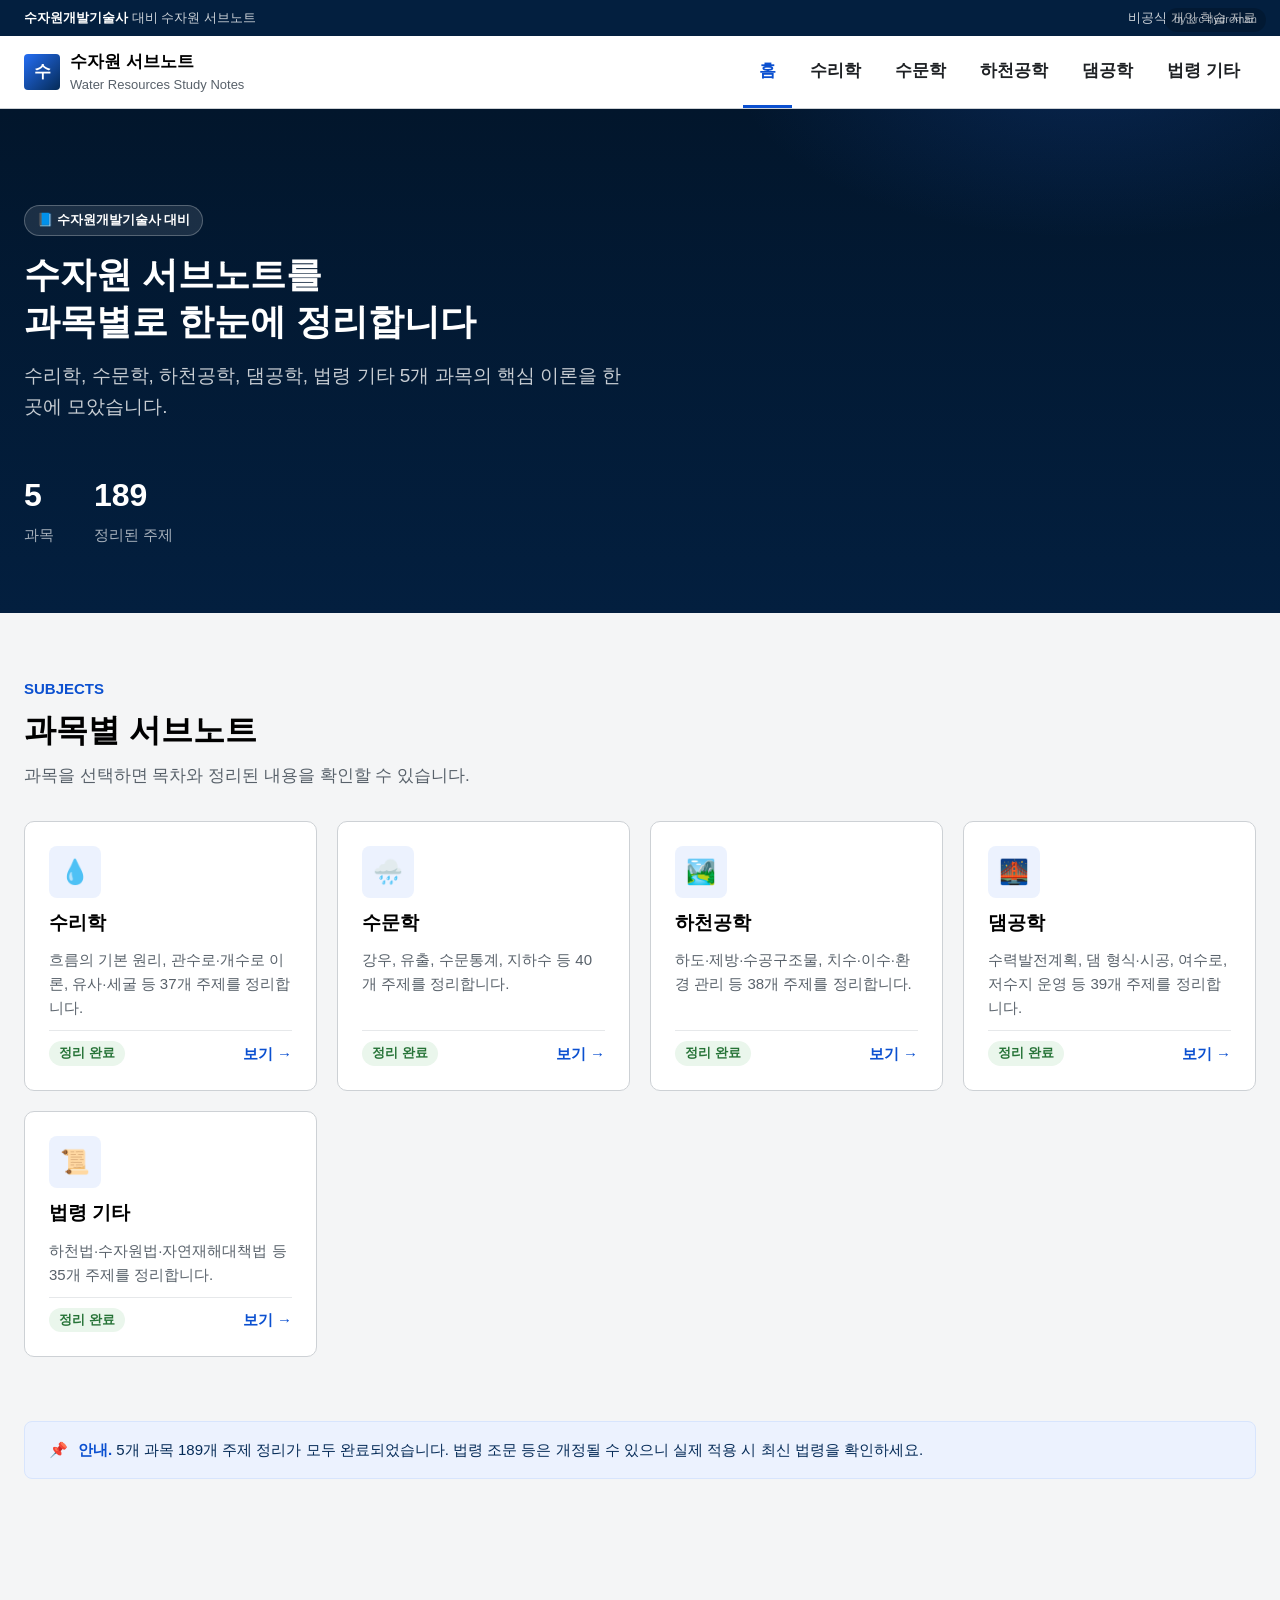
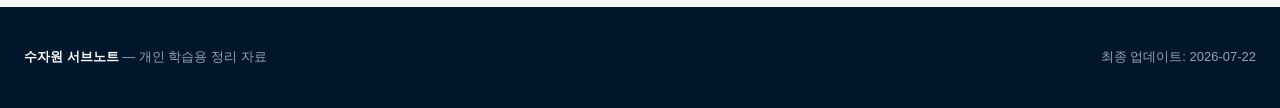
<file: index.html>
<!DOCTYPE html>
<html lang="ko">
<head>
<meta charset="UTF-8">
<meta name="viewport" content="width=device-width, initial-scale=1.0">
<title>수자원 서브노트 | 수자원개발기술사 대비</title>
<meta name="description" content="수리학·수문학·하천공학·댐공학·법령 기타 5개 과목으로 정리한 수자원 서브노트입니다.">
<link rel="stylesheet" href="web/assets/css/tokens.css">
<link rel="stylesheet" href="web/assets/css/style.css">
</head>
<body>
<span class="credit-badge">by krc hydroman</span>
<a href="#main" class="skip-link">본문 바로가기</a>

<div class="util-bar">
  <div class="container">
    <span><strong>수자원개발기술사</strong> 대비 수자원 서브노트</span>
    <span>비공식 개인 학습 자료</span>
  </div>
</div>

<header class="site-header">
  <div class="container header-inner">
    <a href="index.html" class="brand">
      <span class="mark">수</span>
      <span>
        수자원 서브노트
        <span class="sub">Water Resources Study Notes</span>
      </span>
    </a>
    <nav class="gnb" id="gnb">
      <a href="index.html" class="active">홈</a>
      <a href="web/subjects/hydraulics.html">수리학</a>
      <a href="web/subjects/hydrology.html">수문학</a>
      <a href="web/subjects/river.html">하천공학</a>
      <a href="web/subjects/dam.html">댐공학</a>
      <a href="web/subjects/law.html">법령 기타</a>
    </nav>
    <button class="nav-toggle" id="navToggle" aria-label="메뉴 열기" aria-expanded="false">
      <span></span>
    </button>
  </div>
</header>

<main id="main">
  <section class="hero">
    <div class="container">
      <span class="eyebrow">📘 수자원개발기술사 대비</span>
      <h1>수자원 서브노트를<br>과목별로 한눈에 정리합니다</h1>
      <p>수리학, 수문학, 하천공학, 댐공학, 법령 기타 5개 과목의 핵심 이론을 한 곳에 모았습니다.</p>
      <div class="stats">
        <div class="stat"><b>5</b><span>과목</span></div>
        <div class="stat"><b>189</b><span>정리된 주제</span></div>
      </div>
    </div>
  </section>

  <section class="section">
    <div class="container">
      <div class="section-head">
        <span class="kicker">SUBJECTS</span>
        <h2>과목별 서브노트</h2>
        <p>과목을 선택하면 목차와 정리된 내용을 확인할 수 있습니다.</p>
      </div>

      <div class="subject-grid">
        <a class="subject-card" href="web/subjects/hydraulics.html">
          <div class="icon">💧</div>
          <h3>수리학</h3>
          <p>흐름의 기본 원리, 관수로·개수로 이론, 유사·세굴 등 37개 주제를 정리합니다.</p>
          <div class="meta">
            <span class="progress-badge done">정리 완료</span>
            <span class="cta-link">보기 →</span>
          </div>
        </a>

        <a class="subject-card" href="web/subjects/hydrology.html">
          <div class="icon">🌧️</div>
          <h3>수문학</h3>
          <p>강우, 유출, 수문통계, 지하수 등 40개 주제를 정리합니다.</p>
          <div class="meta">
            <span class="progress-badge done">정리 완료</span>
            <span class="cta-link">보기 →</span>
          </div>
        </a>

        <a class="subject-card" href="web/subjects/river.html">
          <div class="icon">🏞️</div>
          <h3>하천공학</h3>
          <p>하도·제방·수공구조물, 치수·이수·환경 관리 등 38개 주제를 정리합니다.</p>
          <div class="meta">
            <span class="progress-badge done">정리 완료</span>
            <span class="cta-link">보기 →</span>
          </div>
        </a>

        <a class="subject-card" href="web/subjects/dam.html">
          <div class="icon">🌉</div>
          <h3>댐공학</h3>
          <p>수력발전계획, 댐 형식·시공, 여수로, 저수지 운영 등 39개 주제를 정리합니다.</p>
          <div class="meta">
            <span class="progress-badge done">정리 완료</span>
            <span class="cta-link">보기 →</span>
          </div>
        </a>

        <a class="subject-card" href="web/subjects/law.html">
          <div class="icon">📜</div>
          <h3>법령 기타</h3>
          <p>하천법·수자원법·자연재해대책법 등 35개 주제를 정리합니다.</p>
          <div class="meta">
            <span class="progress-badge done">정리 완료</span>
            <span class="cta-link">보기 →</span>
          </div>
        </a>
      </div>
    </div>
  </section>

  <section class="section" style="padding-top:0;">
    <div class="container">
      <div class="notice">
        <span>📌</span>
        <span><b>안내.</b> 5개 과목 189개 주제 정리가 모두 완료되었습니다. 법령 조문 등은 개정될 수 있으니 실제 적용 시 최신 법령을 확인하세요.</span>
      </div>
    </div>
  </section>
</main>

<footer class="site-footer">
  <div class="container">
    <span><strong>수자원 서브노트</strong> — 개인 학습용 정리 자료</span>
    <span>최종 업데이트: 2026-07-22</span>
  </div>
</footer>

<script>
  const toggle = document.getElementById('navToggle');
  const gnb = document.getElementById('gnb');
  toggle.addEventListener('click', () => {
    const open = gnb.classList.toggle('open');
    toggle.setAttribute('aria-expanded', open);
  });
</script>
</body>
</html>
</file>
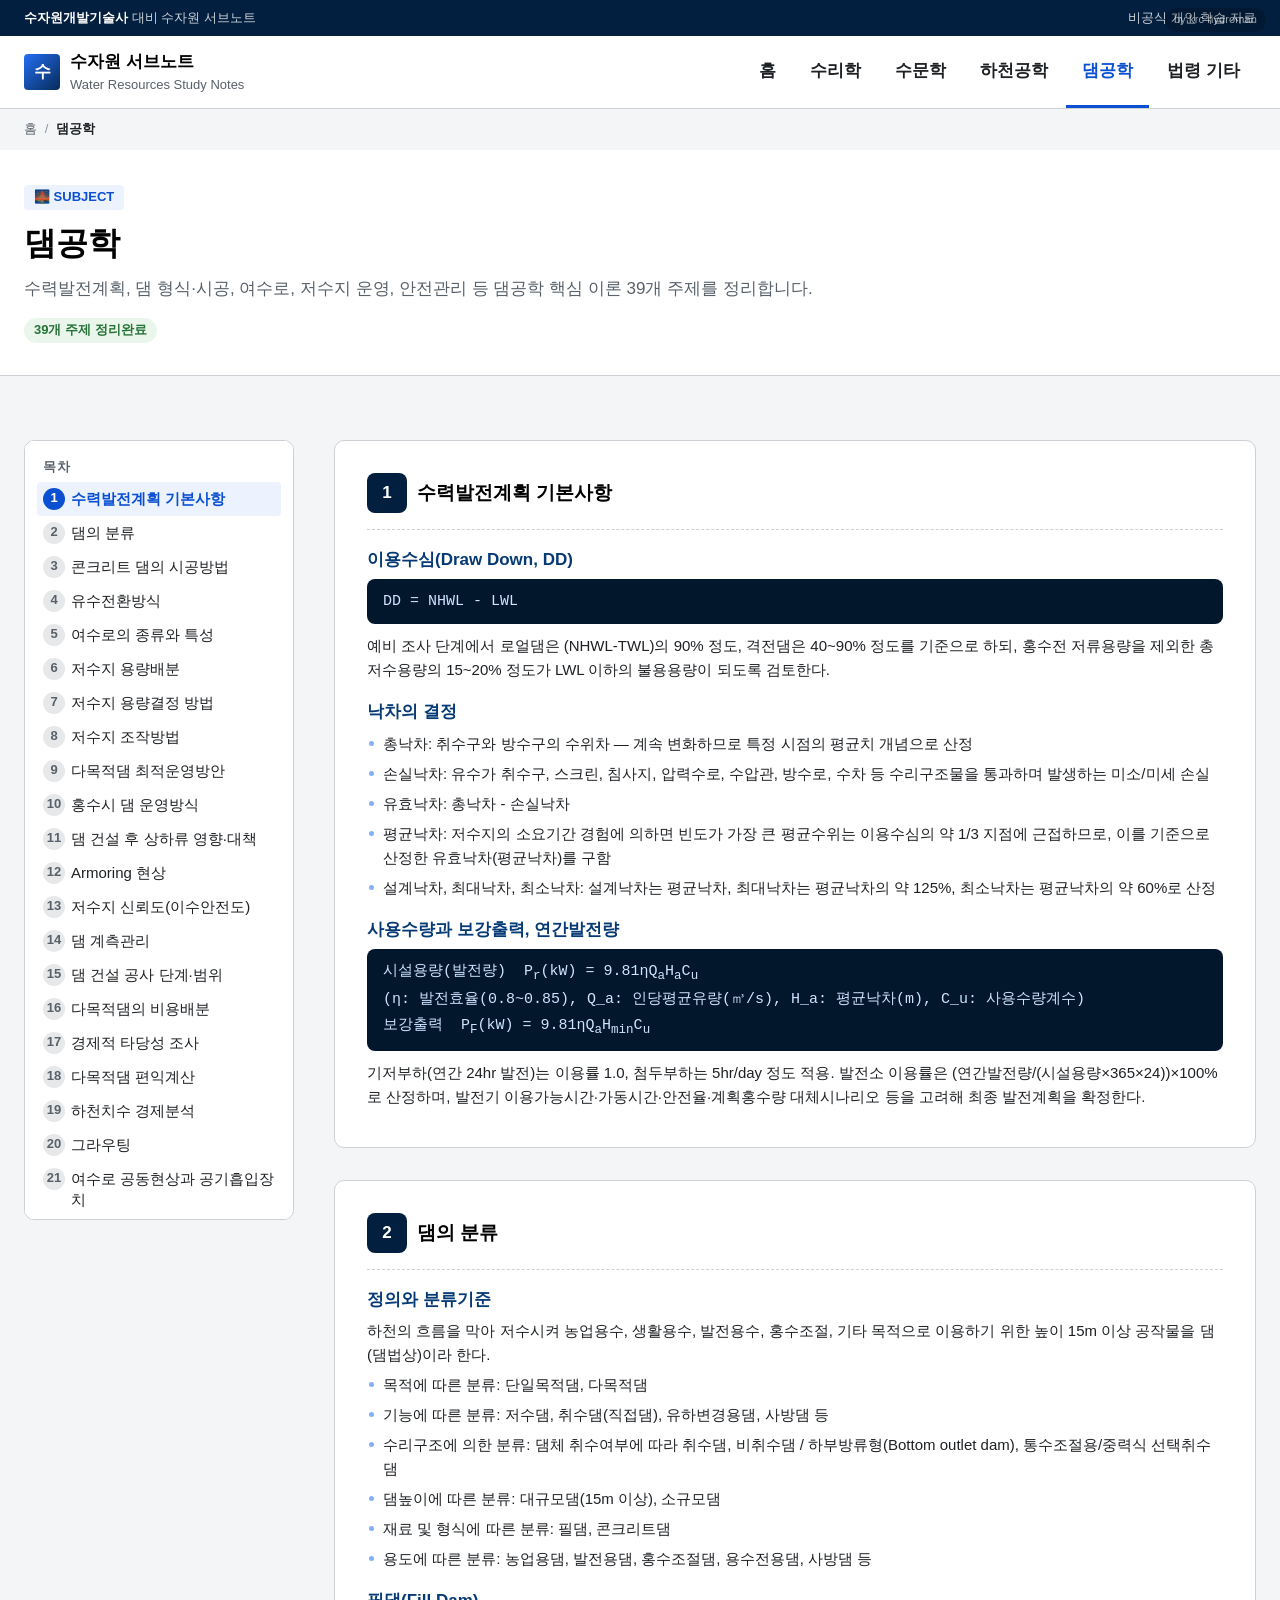
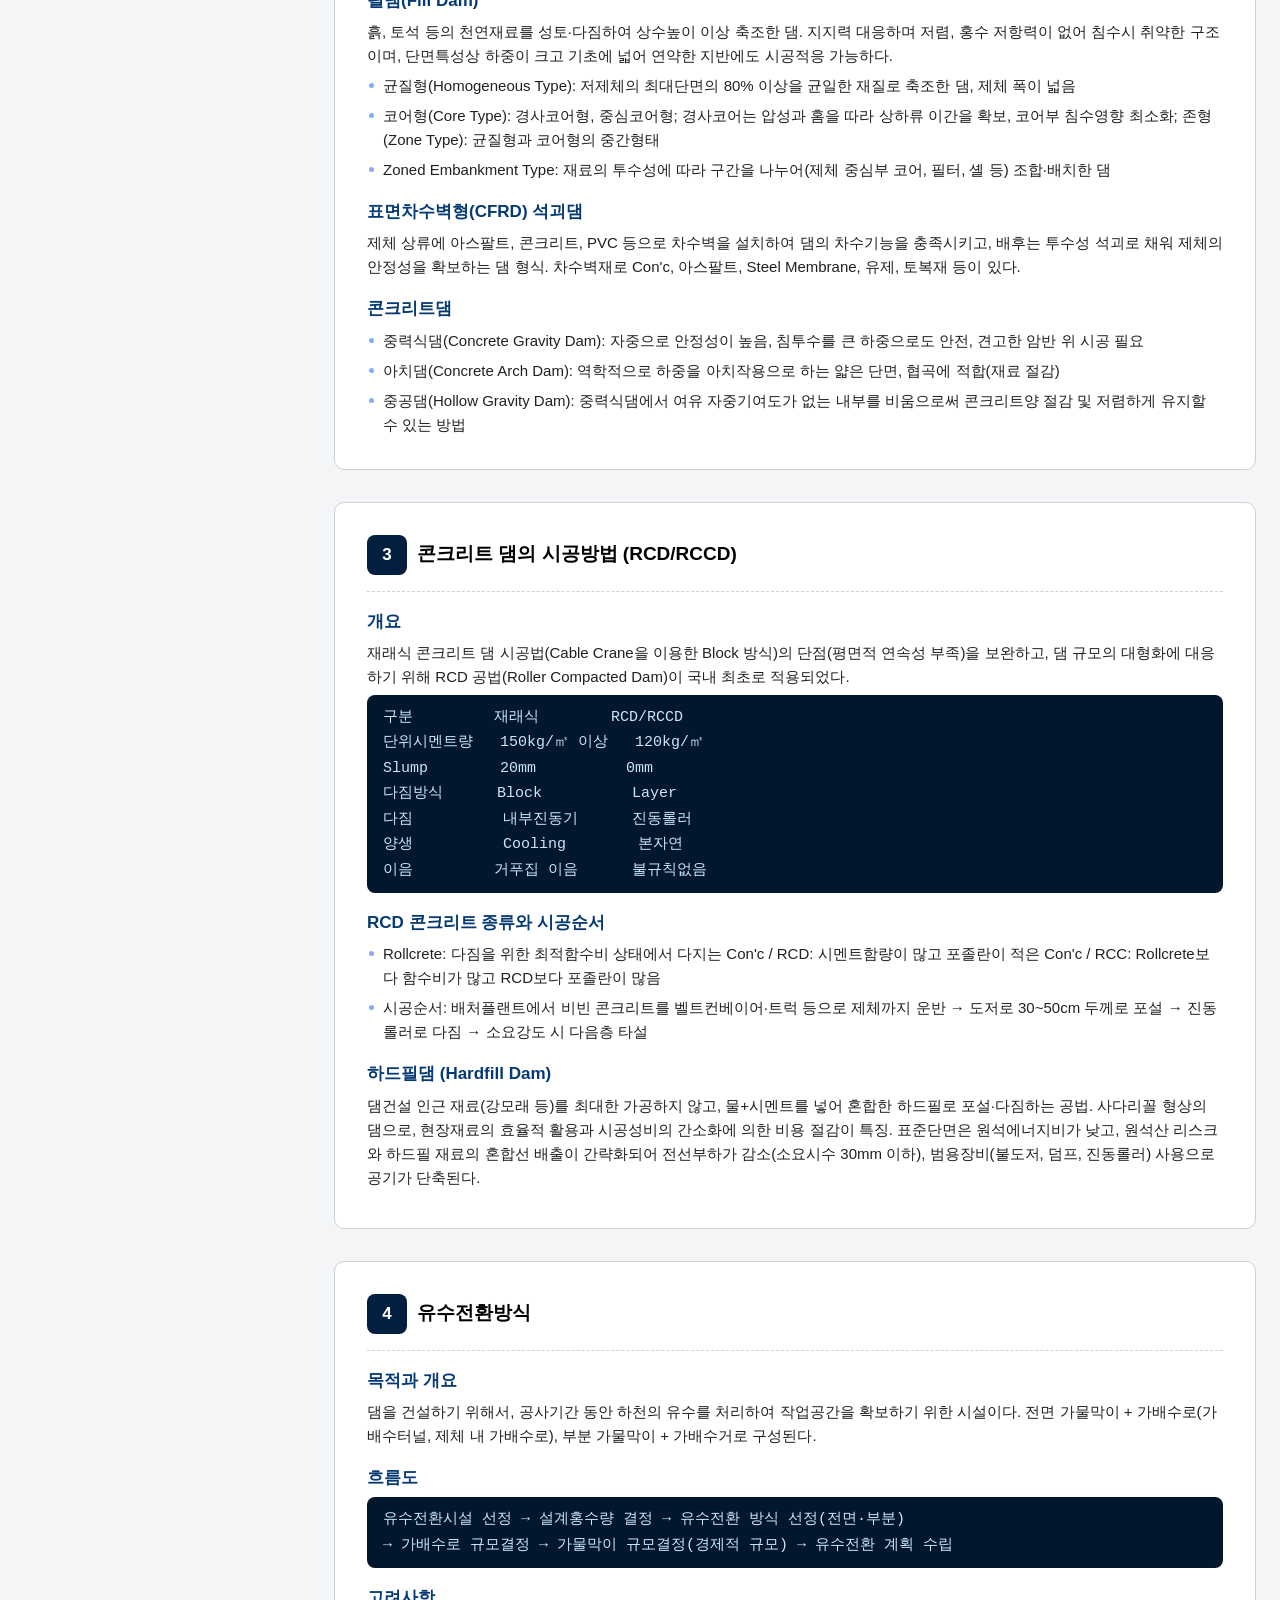
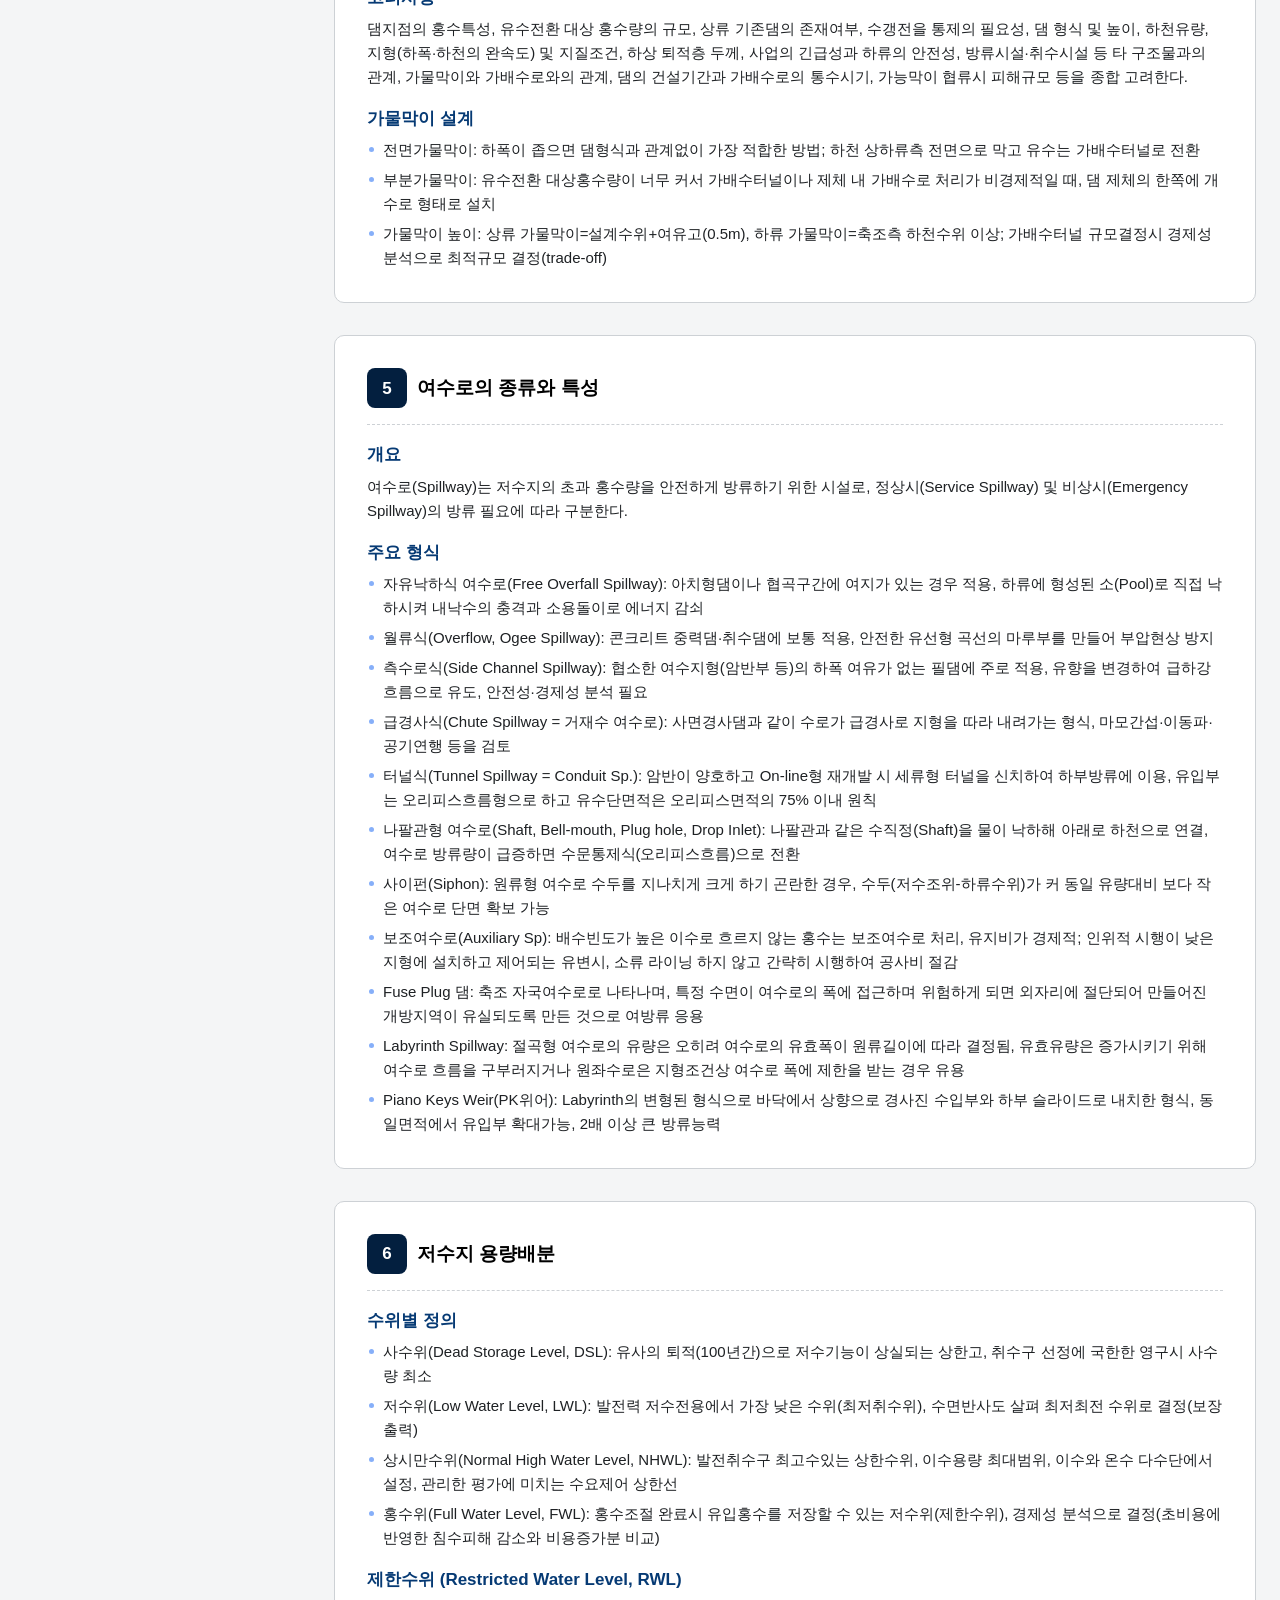
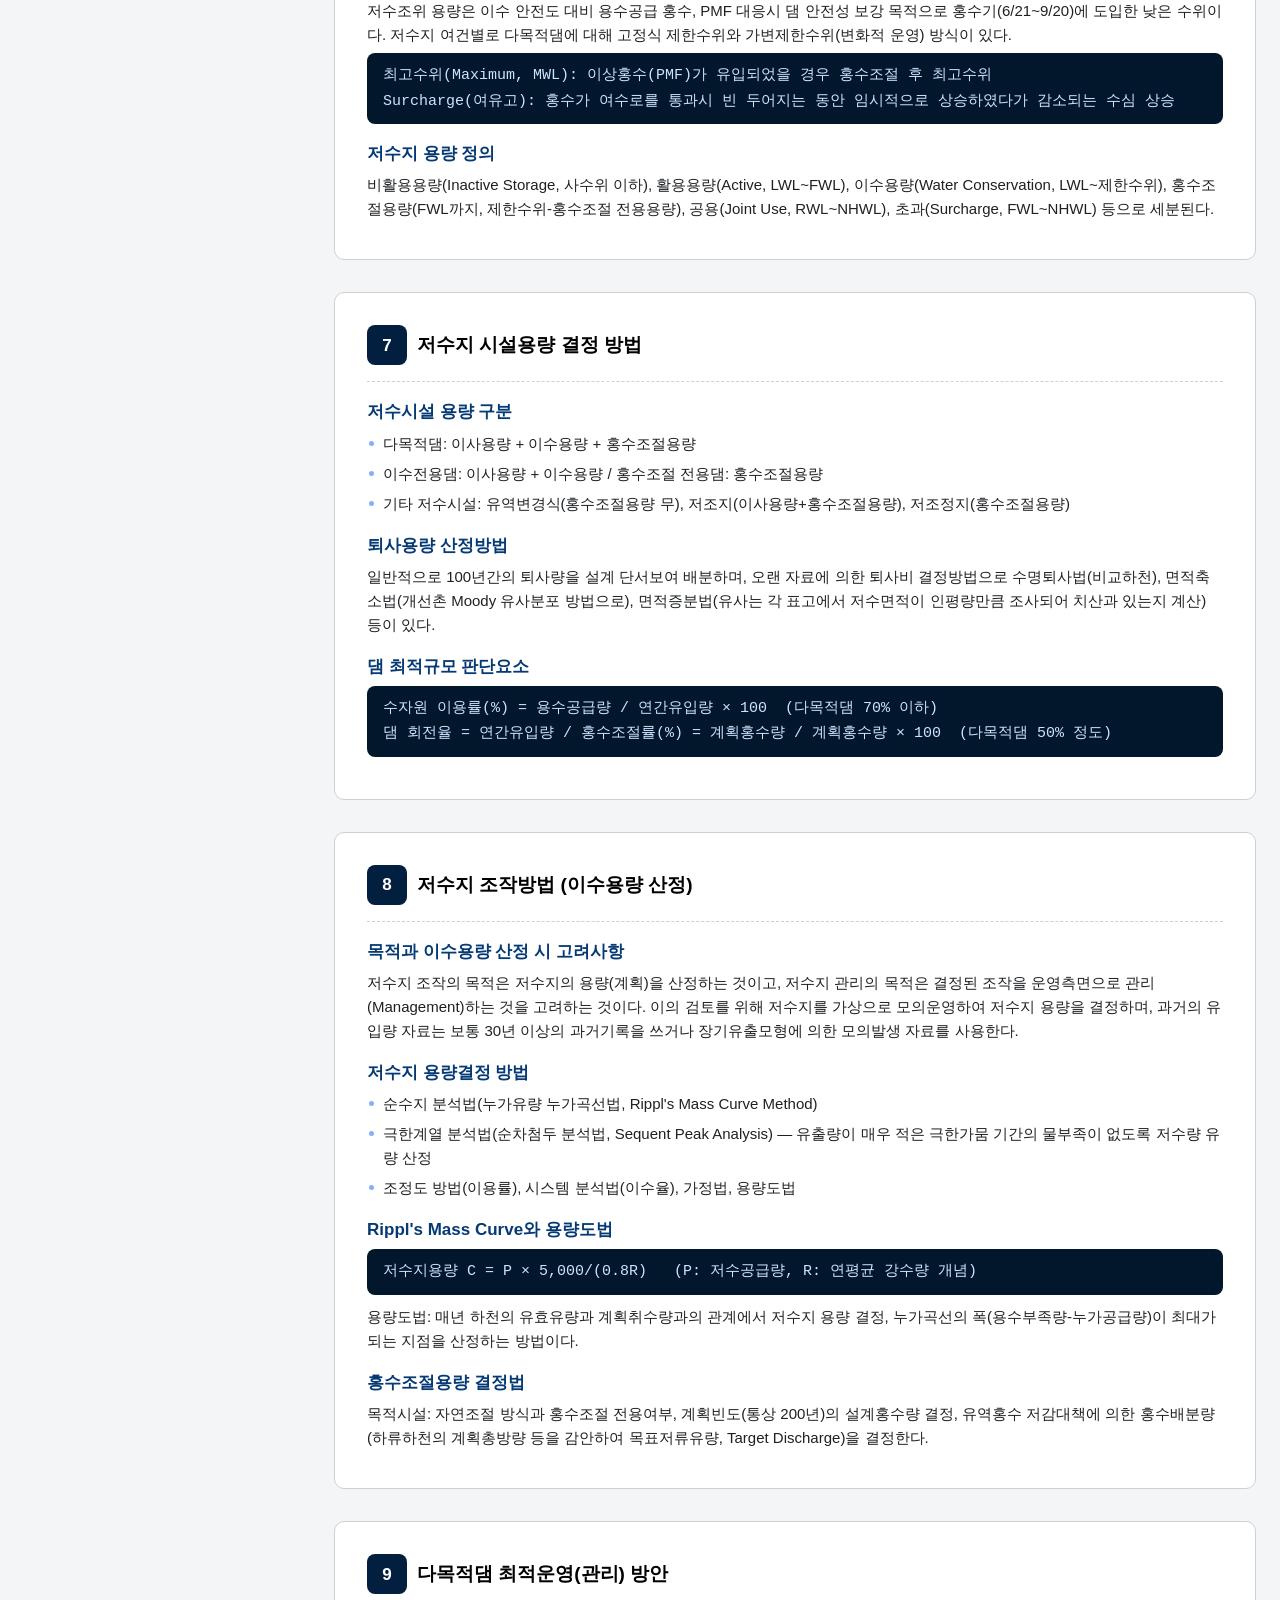
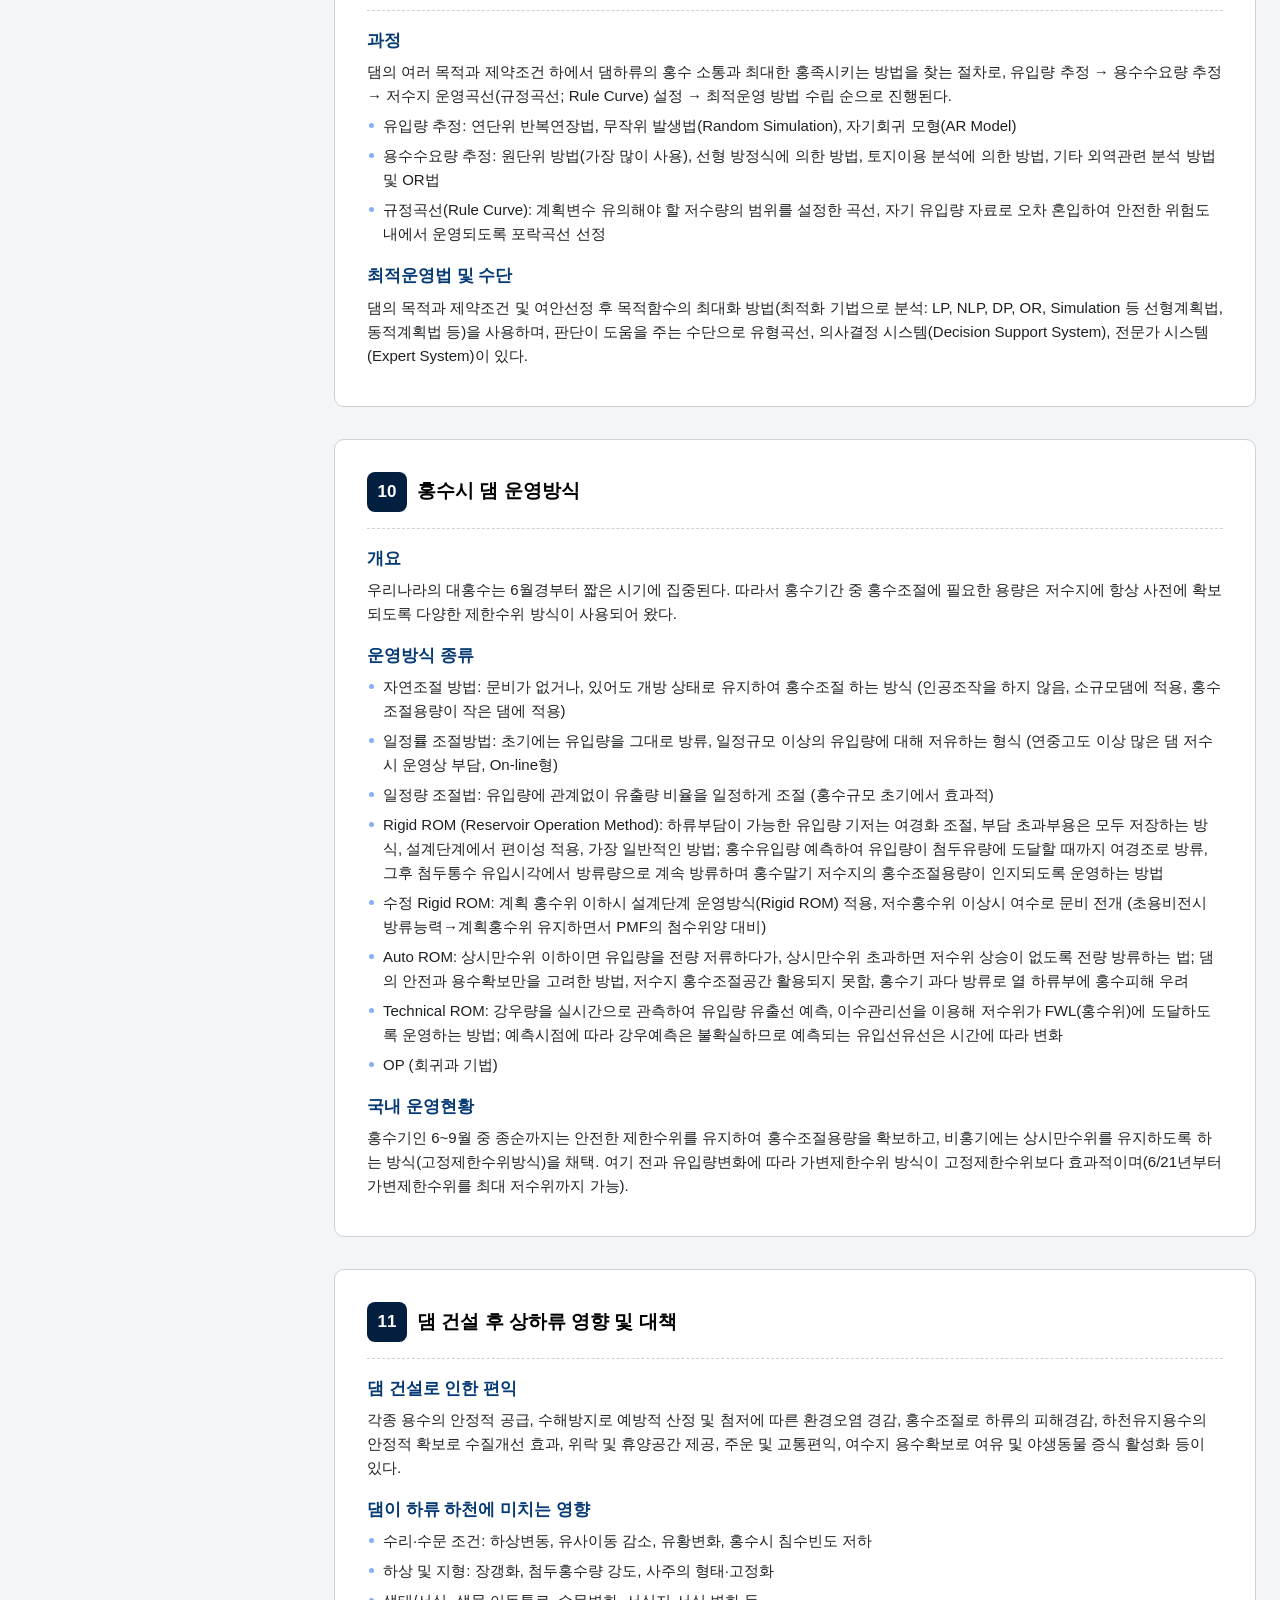
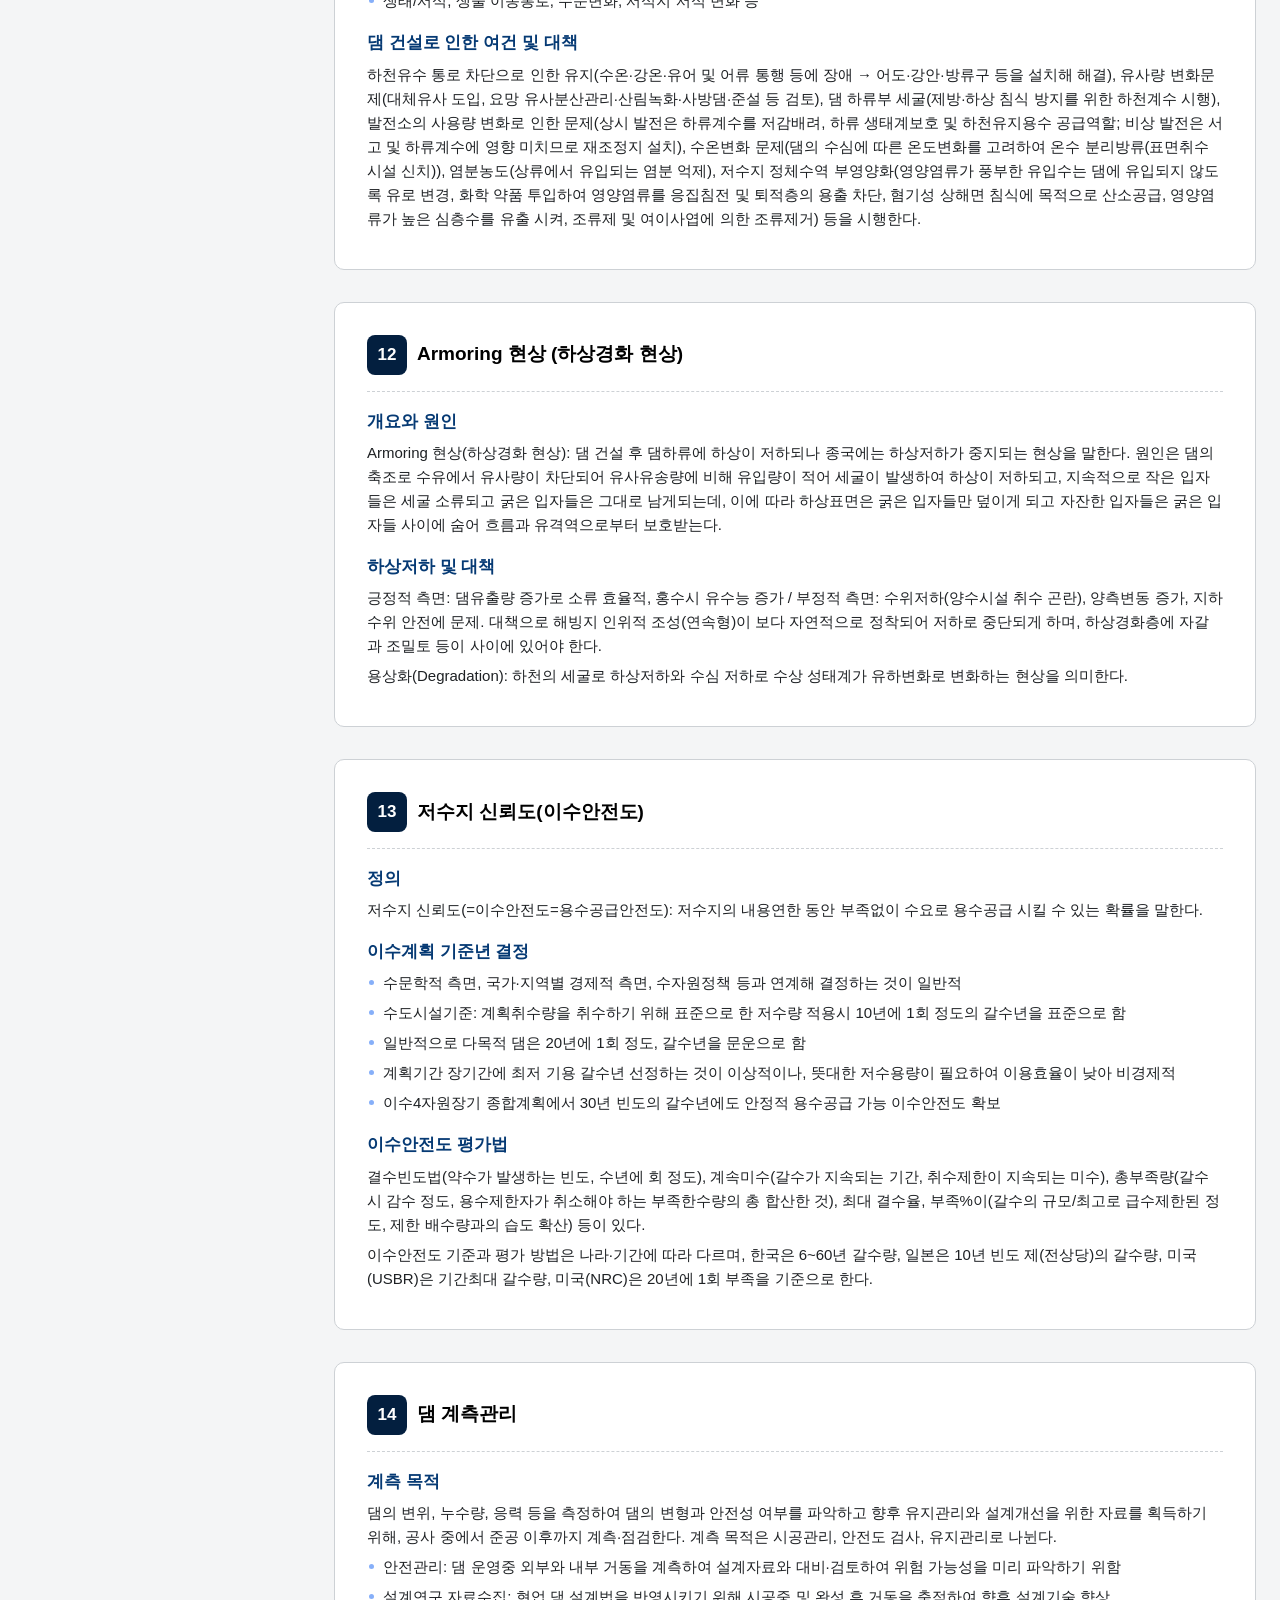
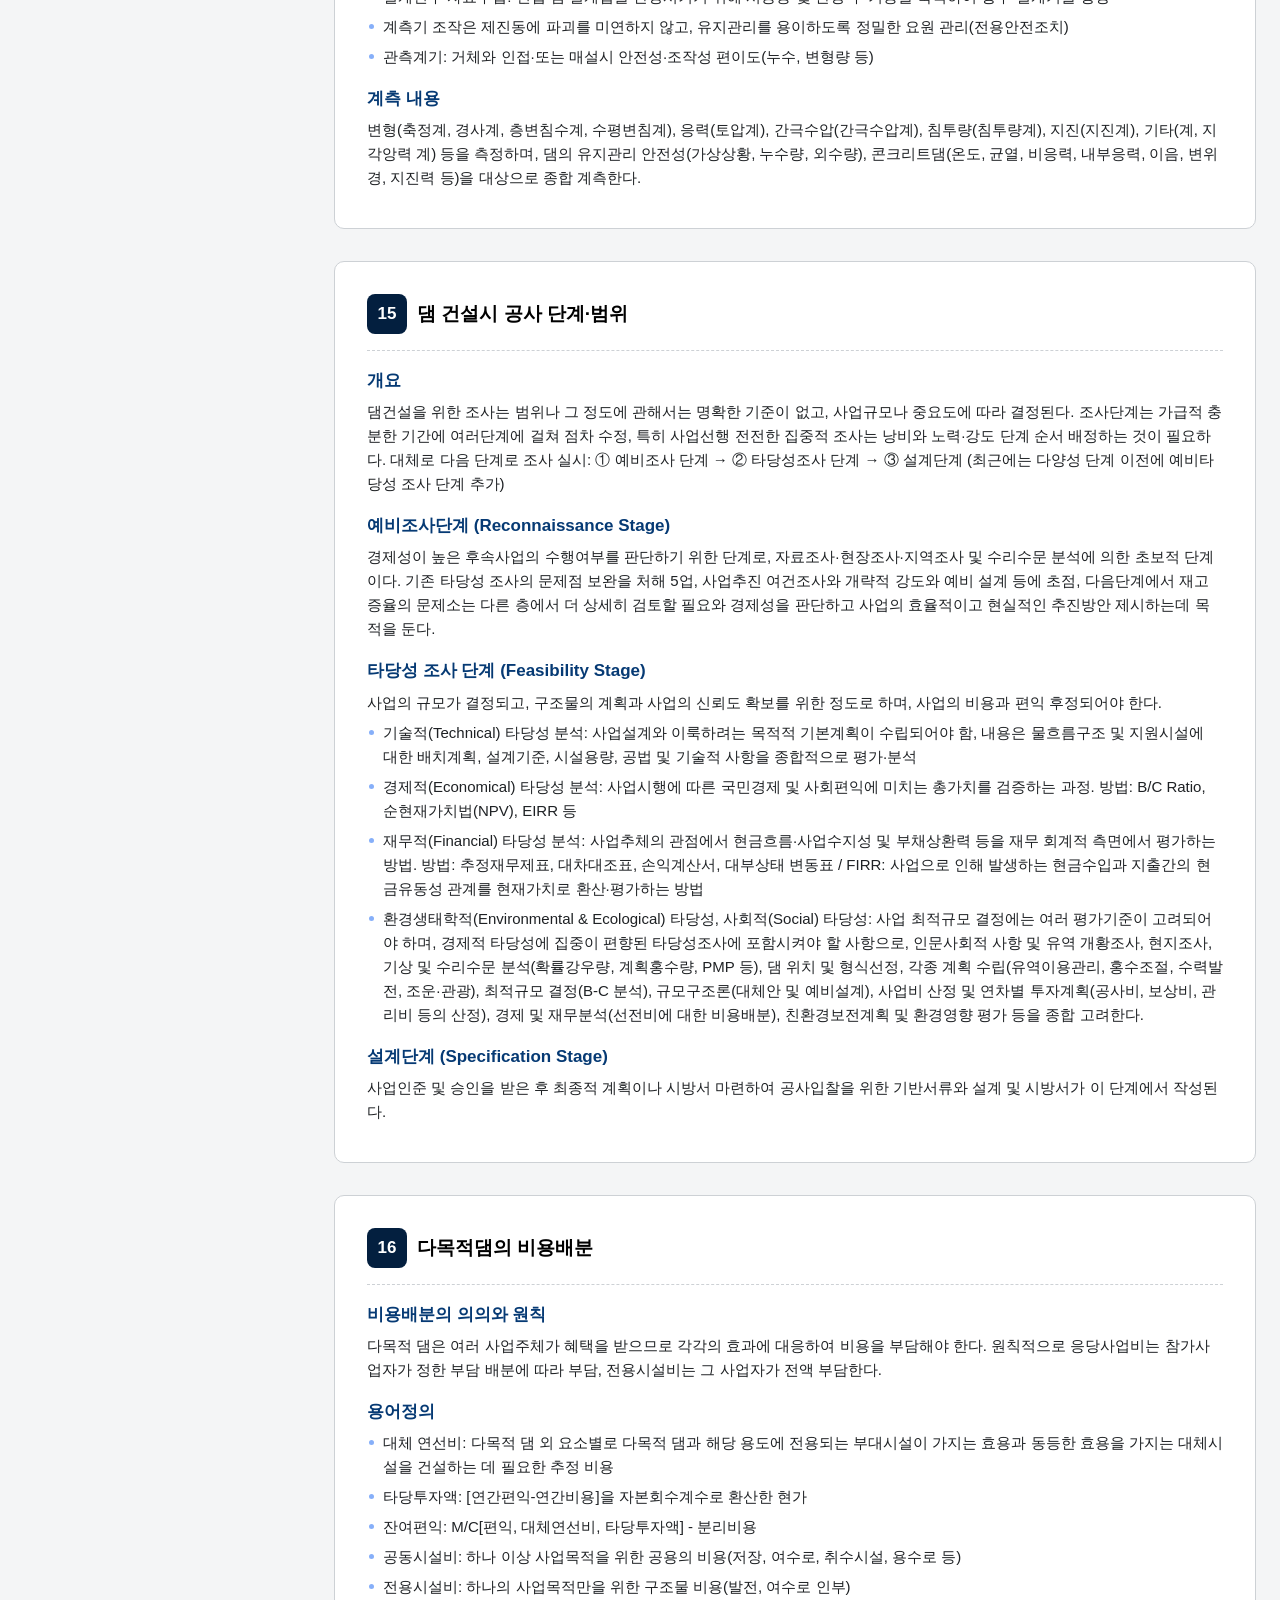
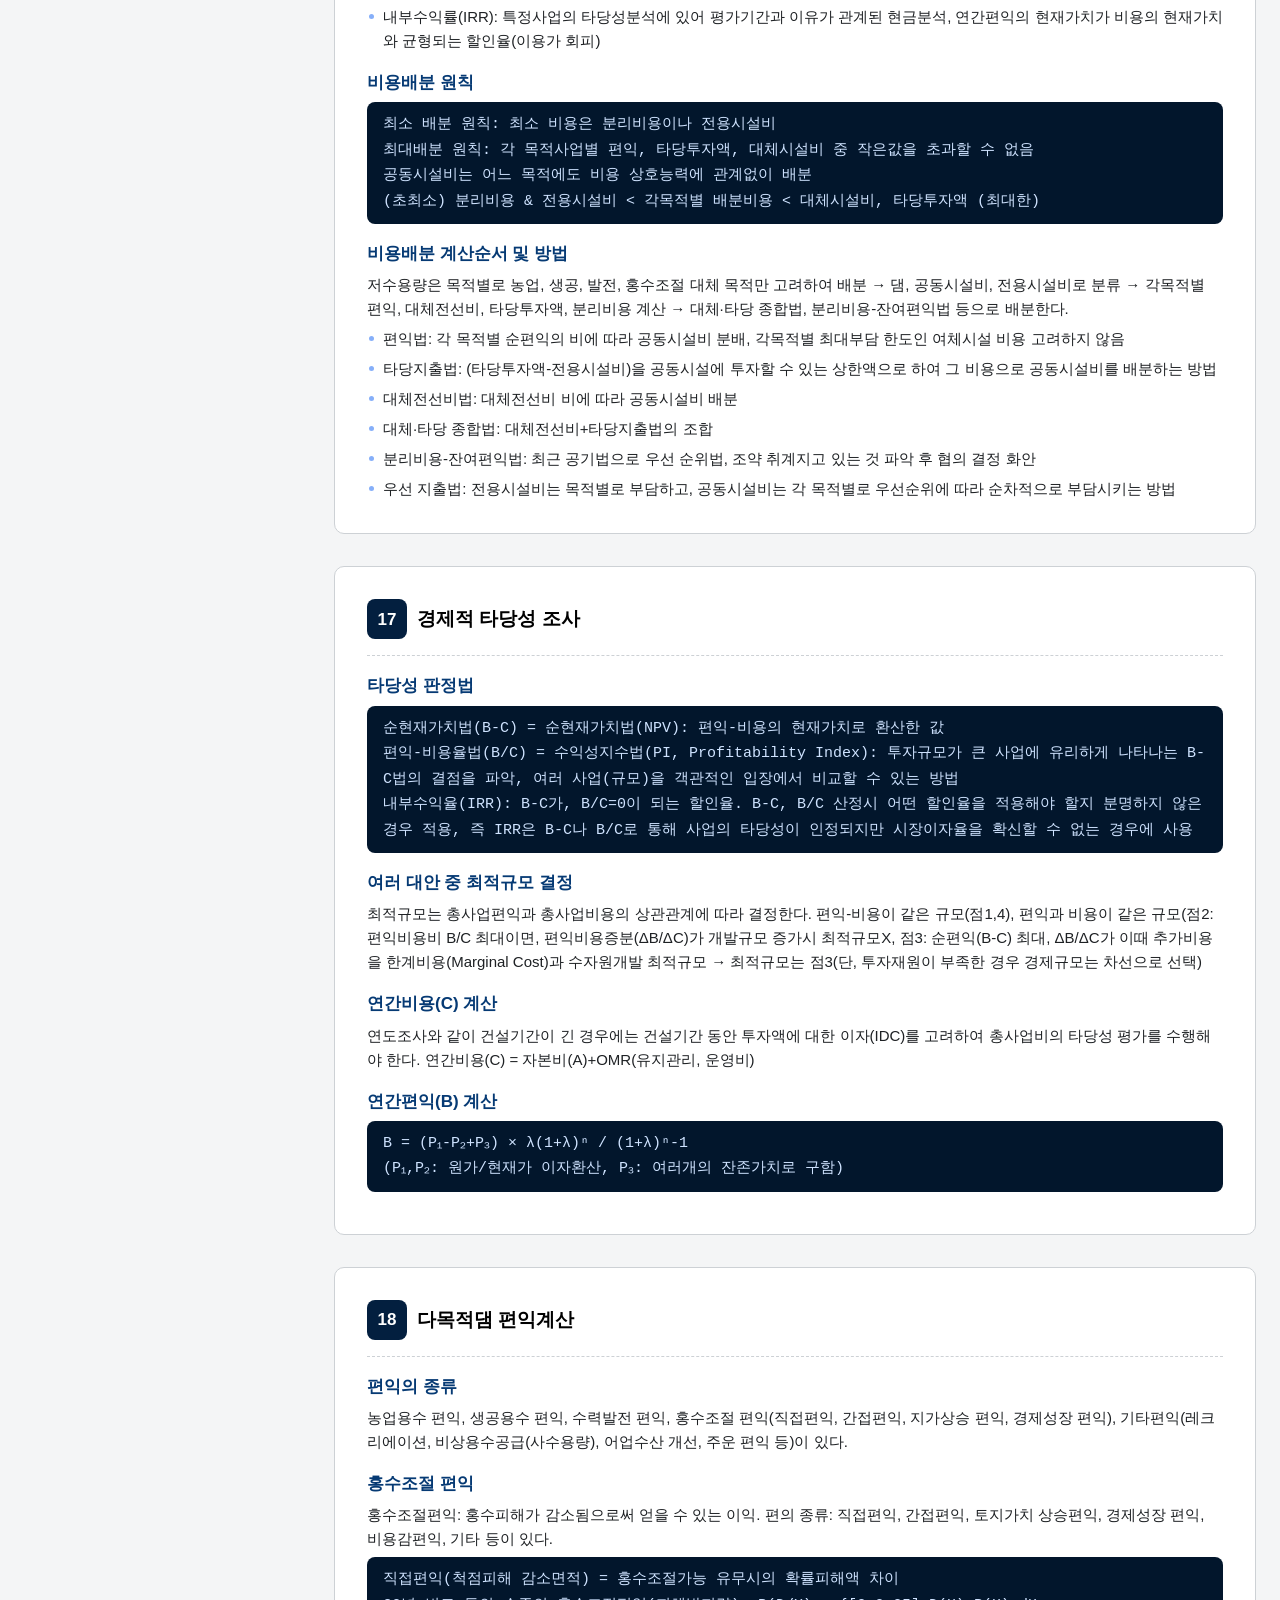
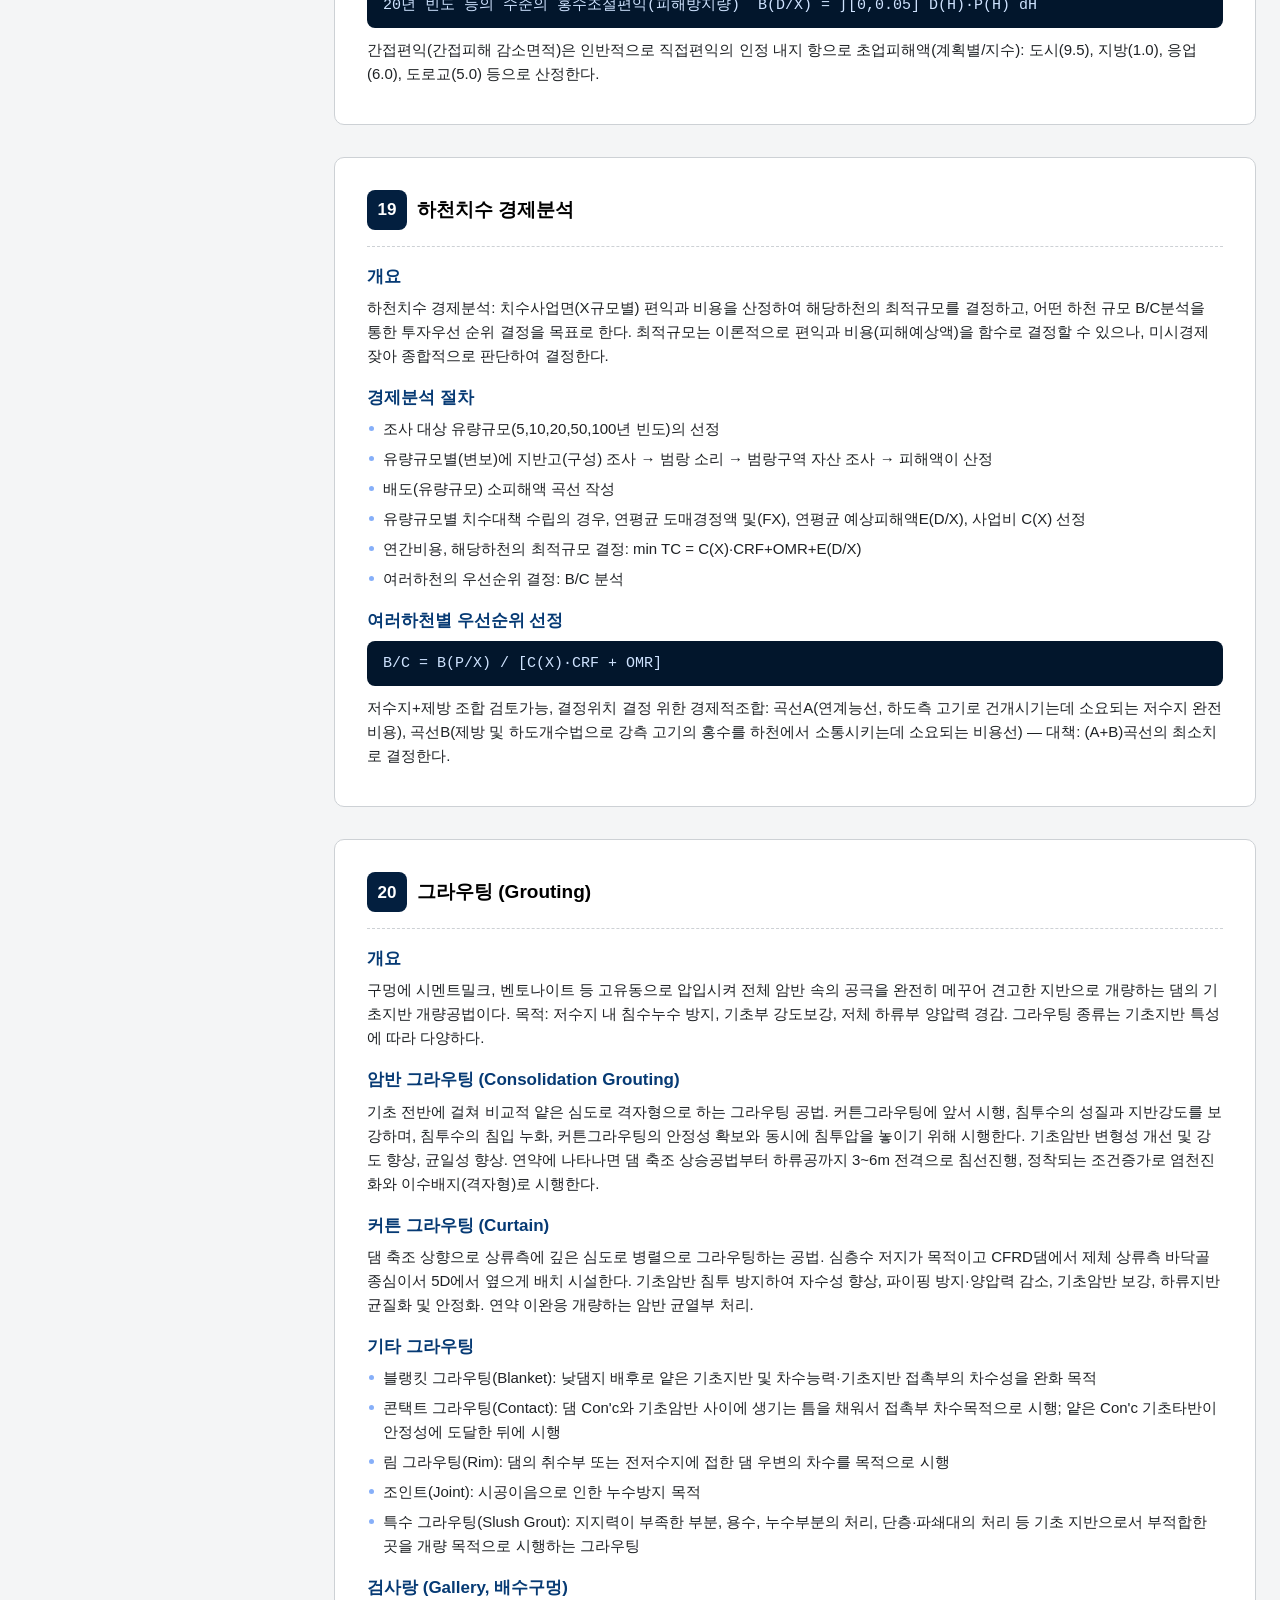
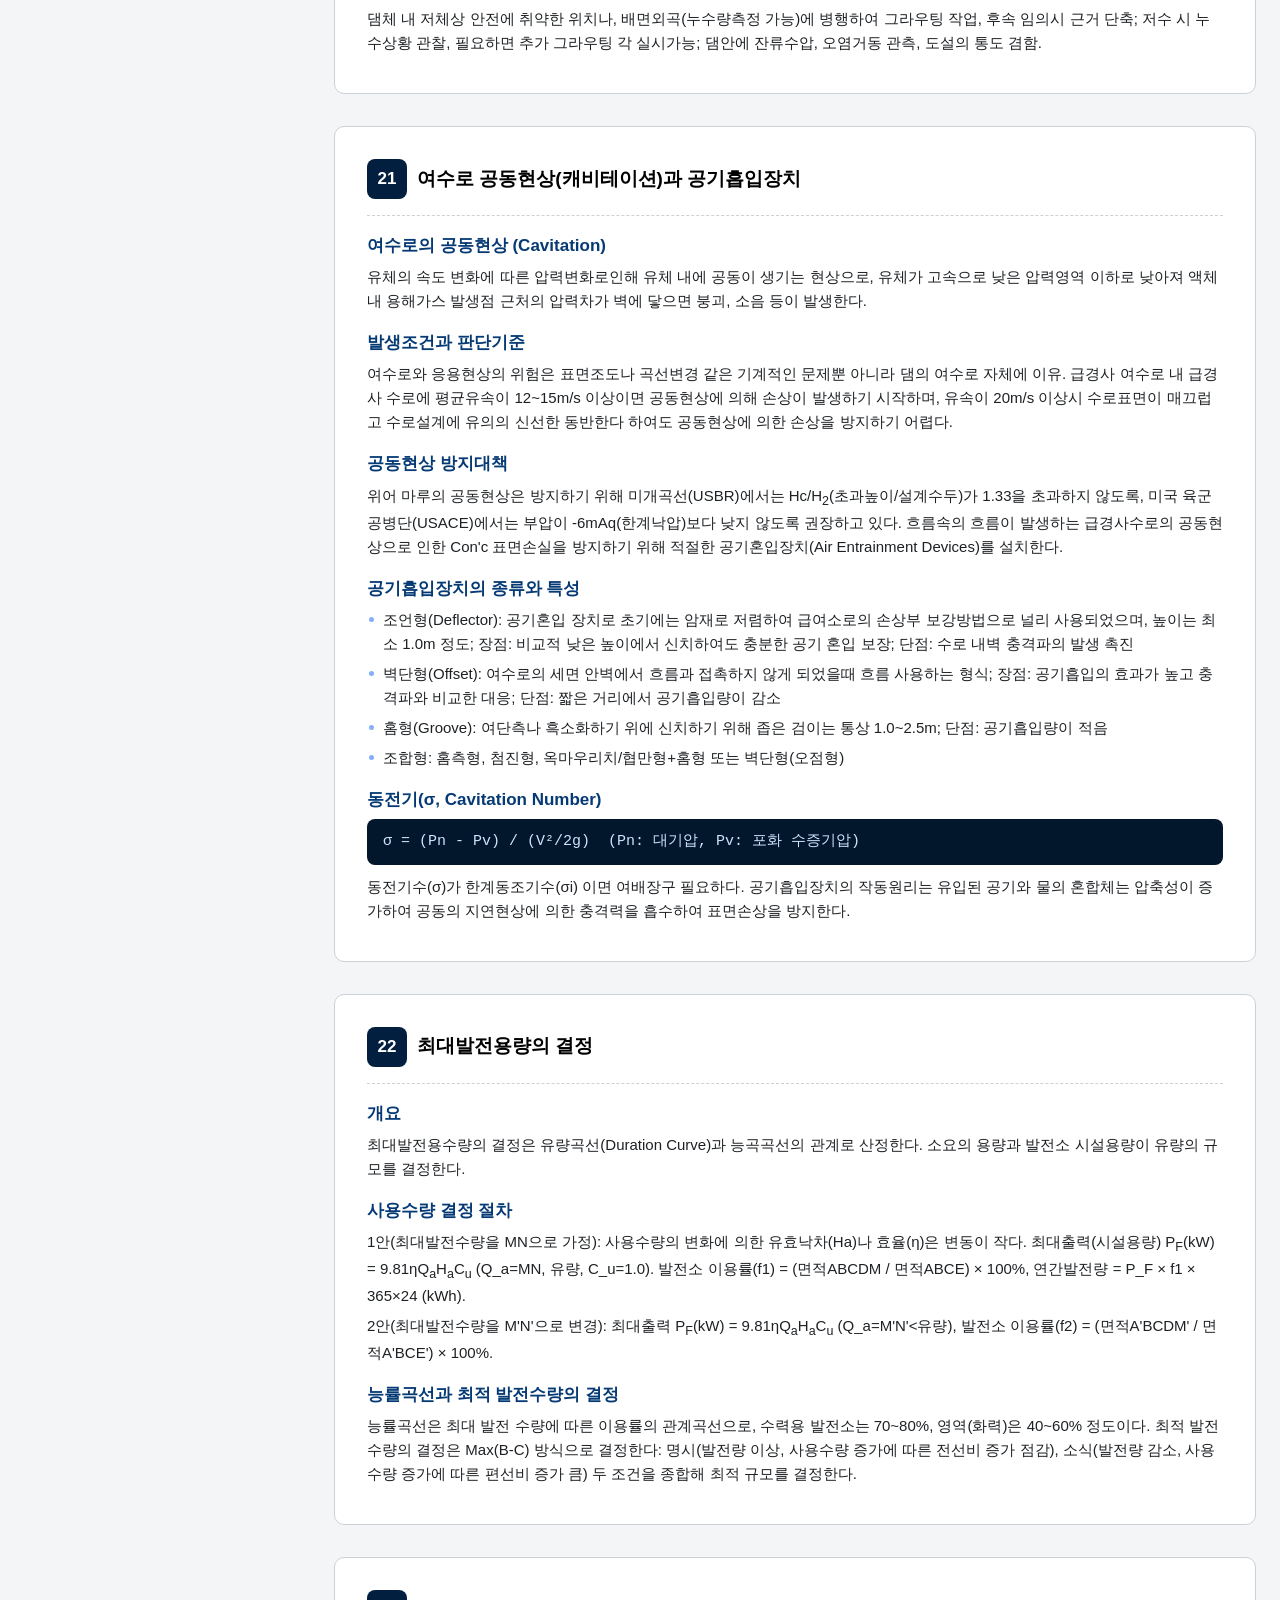
<file: web/subjects/dam.html>
<!DOCTYPE html>
<html lang="ko">
<head>
<meta charset="UTF-8">
<meta name="viewport" content="width=device-width, initial-scale=1.0">
<title>댐공학 | 수자원 서브노트</title>
<link rel="stylesheet" href="../assets/css/tokens.css">
<link rel="stylesheet" href="../assets/css/style.css">
</head>
<body>
<span class="credit-badge">by krc hydroman</span>
<a href="#main" class="skip-link">본문 바로가기</a>

<div class="util-bar">
  <div class="container">
    <span><strong>수자원개발기술사</strong> 대비 수자원 서브노트</span>
    <span>비공식 개인 학습 자료</span>
  </div>
</div>

<header class="site-header">
  <div class="container header-inner">
    <a href="../../index.html" class="brand">
      <span class="mark">수</span>
      <span>
        수자원 서브노트
        <span class="sub">Water Resources Study Notes</span>
      </span>
    </a>
    <nav class="gnb" id="gnb">
      <a href="../../index.html">홈</a>
      <a href="hydraulics.html">수리학</a>
      <a href="hydrology.html">수문학</a>
      <a href="river.html">하천공학</a>
      <a href="dam.html" class="active">댐공학</a>
      <a href="law.html">법령 기타</a>
    </nav>
    <button class="nav-toggle" id="navToggle" aria-label="메뉴 열기" aria-expanded="false">
      <span></span>
    </button>
  </div>
</header>

<main id="main">
  <div class="container">
    <nav class="breadcrumb">
      <a href="../../index.html">홈</a>
      <span class="sep">/</span>
      <span class="current">댐공학</span>
    </nav>
  </div>

  <section class="subject-hero">
    <div class="container">
      <span class="tag">🌉 SUBJECT</span>
      <h1>댐공학</h1>
      <p class="desc">수력발전계획, 댐 형식·시공, 여수로, 저수지 운영, 안전관리 등 댐공학 핵심 이론 39개 주제를 정리합니다.</p>
      <div class="progress-row">
        <span class="progress-badge done">39개 주제 정리완료</span>
      </div>
    </div>
  </section>

  <section class="section">
    <div class="container">
      <div class="layout" style="padding-top:0;">
        <aside class="toc">
          <h4>목차</h4>
          <ul>
            <li><a href="#topic-1"><span class="n">1</span>수력발전계획 기본사항</a></li>
            <li><a href="#topic-2"><span class="n">2</span>댐의 분류</a></li>
            <li><a href="#topic-3"><span class="n">3</span>콘크리트 댐의 시공방법</a></li>
            <li><a href="#topic-4"><span class="n">4</span>유수전환방식</a></li>
            <li><a href="#topic-5"><span class="n">5</span>여수로의 종류와 특성</a></li>
            <li><a href="#topic-6"><span class="n">6</span>저수지 용량배분</a></li>
            <li><a href="#topic-7"><span class="n">7</span>저수지 용량결정 방법</a></li>
            <li><a href="#topic-8"><span class="n">8</span>저수지 조작방법</a></li>
            <li><a href="#topic-9"><span class="n">9</span>다목적댐 최적운영방안</a></li>
            <li><a href="#topic-10"><span class="n">10</span>홍수시 댐 운영방식</a></li>
            <li><a href="#topic-11"><span class="n">11</span>댐 건설 후 상하류 영향·대책</a></li>
            <li><a href="#topic-12"><span class="n">12</span>Armoring 현상</a></li>
            <li><a href="#topic-13"><span class="n">13</span>저수지 신뢰도(이수안전도)</a></li>
            <li><a href="#topic-14"><span class="n">14</span>댐 계측관리</a></li>
            <li><a href="#topic-15"><span class="n">15</span>댐 건설 공사 단계·범위</a></li>
            <li><a href="#topic-16"><span class="n">16</span>다목적댐의 비용배분</a></li>
            <li><a href="#topic-17"><span class="n">17</span>경제적 타당성 조사</a></li>
            <li><a href="#topic-18"><span class="n">18</span>다목적댐 편익계산</a></li>
            <li><a href="#topic-19"><span class="n">19</span>하천치수 경제분석</a></li>
            <li><a href="#topic-20"><span class="n">20</span>그라우팅</a></li>
            <li><a href="#topic-21"><span class="n">21</span>여수로 공동현상과 공기흡입장치</a></li>
            <li><a href="#topic-22"><span class="n">22</span>최대발전용량의 결정</a></li>
            <li><a href="#topic-23"><span class="n">23</span>역조정지</a></li>
            <li><a href="#topic-24"><span class="n">24</span>수력과 화력의 특징·전력부하</a></li>
            <li><a href="#topic-25"><span class="n">25</span>수력개발 연혁과 향후방향</a></li>
            <li><a href="#topic-26"><span class="n">26</span>필댐의 특성과 안정조건</a></li>
            <li><a href="#topic-27"><span class="n">27</span>필댐의 누수원인과 대책</a></li>
            <li><a href="#topic-28"><span class="n">28</span>댐 위치 선정시 고려사항</a></li>
            <li><a href="#topic-29"><span class="n">29</span>댐 형식 결정요소</a></li>
            <li><a href="#topic-30"><span class="n">30</span>콘크리트댐의 이음설계</a></li>
            <li><a href="#topic-31"><span class="n">31</span>사이폰 여수로 수리설계</a></li>
            <li><a href="#topic-32"><span class="n">32</span>여수로 규모결정</a></li>
            <li><a href="#topic-33"><span class="n">33</span>여수로 부속구조물</a></li>
            <li><a href="#topic-34"><span class="n">34</span>여수로 문비 종류</a></li>
            <li><a href="#topic-35"><span class="n">35</span>Valve 종류</a></li>
            <li><a href="#topic-36"><span class="n">36</span>댐의 안정해석</a></li>
            <li><a href="#topic-37"><span class="n">37</span>기존댐 재개발방안</a></li>
            <li><a href="#topic-38"><span class="n">38</span>다목적댐 비용의 종류</a></li>
            <li><a href="#topic-39"><span class="n">39</span>댐의 내진설계</a></li>
          </ul>
        </aside>

        <div class="topics">

          <div class="topic-card" id="topic-1">
            <header><span class="num">1</span><h3>수력발전계획 기본사항</h3></header>
            <div class="topic-body">
              <h4>이용수심(Draw Down, DD)</h4>
              <div class="formula">DD = NHWL - LWL</div>
              <p>예비 조사 단계에서 로얼댐은 (NHWL-TWL)의 90% 정도, 격전댐은 40~90% 정도를 기준으로 하되, 홍수전 저류용량을 제외한 총 저수용량의 15~20% 정도가 LWL 이하의 불용용량이 되도록 검토한다.</p>
              <h4>낙차의 결정</h4>
              <ul>
                <li>총낙차: 취수구와 방수구의 수위차 — 계속 변화하므로 특정 시점의 평균치 개념으로 산정</li>
                <li>손실낙차: 유수가 취수구, 스크린, 침사지, 압력수로, 수압관, 방수로, 수차 등 수리구조물을 통과하며 발생하는 미소/미세 손실</li>
                <li>유효낙차: 총낙차 - 손실낙차</li>
                <li>평균낙차: 저수지의 소요기간 경험에 의하면 빈도가 가장 큰 평균수위는 이용수심의 약 1/3 지점에 근접하므로, 이를 기준으로 산정한 유효낙차(평균낙차)를 구함</li>
                <li>설계낙차, 최대낙차, 최소낙차: 설계낙차는 평균낙차, 최대낙차는 평균낙차의 약 125%, 최소낙차는 평균낙차의 약 60%로 산정</li>
              </ul>
              <h4>사용수량과 보강출력, 연간발전량</h4>
              <div class="formula">시설용량(발전량)  P<sub>r</sub>(kW) = 9.81ηQ<sub>a</sub>H<sub>a</sub>C<sub>u</sub>
(η: 발전효율(0.8~0.85), Q_a: 인당평균유량(㎥/s), H_a: 평균낙차(m), C_u: 사용수량계수)
보강출력  P<sub>F</sub>(kW) = 9.81ηQ<sub>a</sub>H<sub>min</sub>C<sub>u</sub></div>
              <p>기저부하(연간 24hr 발전)는 이용률 1.0, 첨두부하는 5hr/day 정도 적용. 발전소 이용률은 (연간발전량/(시설용량×365×24))×100%로 산정하며, 발전기 이용가능시간·가동시간·안전율·계획홍수량 대체시나리오 등을 고려해 최종 발전계획을 확정한다.</p>
            </div>
          </div>

          <div class="topic-card" id="topic-2">
            <header><span class="num">2</span><h3>댐의 분류</h3></header>
            <div class="topic-body">
              <h4>정의와 분류기준</h4>
              <p>하천의 흐름을 막아 저수시켜 농업용수, 생활용수, 발전용수, 홍수조절, 기타 목적으로 이용하기 위한 높이 15m 이상 공작물을 댐(댐법상)이라 한다.</p>
              <ul>
                <li>목적에 따른 분류: 단일목적댐, 다목적댐</li>
                <li>기능에 따른 분류: 저수댐, 취수댐(직접댐), 유하변경용댐, 사방댐 등</li>
                <li>수리구조에 의한 분류: 댐체 취수여부에 따라 취수댐, 비취수댐 / 하부방류형(Bottom outlet dam), 통수조절용/중력식 선택취수댐</li>
                <li>댐높이에 따른 분류: 대규모댐(15m 이상), 소규모댐</li>
                <li>재료 및 형식에 따른 분류: 필댐, 콘크리트댐</li>
                <li>용도에 따른 분류: 농업용댐, 발전용댐, 홍수조절댐, 용수전용댐, 사방댐 등</li>
              </ul>
              <h4>필댐(Fill Dam)</h4>
              <p>흙, 토석 등의 천연재료를 성토·다짐하여 상수높이 이상 축조한 댐. 지지력 대응하며 저렴, 홍수 저항력이 없어 침수시 취약한 구조이며, 단면특성상 하중이 크고 기초에 넓어 연약한 지반에도 시공적응 가능하다.</p>
              <ul>
                <li>균질형(Homogeneous Type): 저제체의 최대단면의 80% 이상을 균일한 재질로 축조한 댐, 제체 폭이 넓음</li>
                <li>코어형(Core Type): 경사코어형, 중심코어형; 경사코어는 압성과 홈을 따라 상하류 이간을 확보, 코어부 침수영향 최소화; 존형(Zone Type): 균질형과 코어형의 중간형태</li>
                <li>Zoned Embankment Type: 재료의 투수성에 따라 구간을 나누어(제체 중심부 코어, 필터, 셸 등) 조합·배치한 댐</li>
              </ul>
              <h4>표면차수벽형(CFRD) 석괴댐</h4>
              <p>제체 상류에 아스팔트, 콘크리트, PVC 등으로 차수벽을 설치하여 댐의 차수기능을 충족시키고, 배후는 투수성 석괴로 채워 제체의 안정성을 확보하는 댐 형식. 차수벽재로 Con'c, 아스팔트, Steel Membrane, 유제, 토복재 등이 있다.</p>
              <h4>콘크리트댐</h4>
              <ul>
                <li>중력식댐(Concrete Gravity Dam): 자중으로 안정성이 높음, 침투수를 큰 하중으로도 안전, 견고한 암반 위 시공 필요</li>
                <li>아치댐(Concrete Arch Dam): 역학적으로 하중을 아치작용으로 하는 얇은 단면, 협곡에 적합(재료 절감)</li>
                <li>중공댐(Hollow Gravity Dam): 중력식댐에서 여유 자중기여도가 없는 내부를 비움으로써 콘크리트양 절감 및 저렴하게 유지할 수 있는 방법</li>
              </ul>
            </div>
          </div>

          <div class="topic-card" id="topic-3">
            <header><span class="num">3</span><h3>콘크리트 댐의 시공방법 (RCD/RCCD)</h3></header>
            <div class="topic-body">
              <h4>개요</h4>
              <p>재래식 콘크리트 댐 시공법(Cable Crane을 이용한 Block 방식)의 단점(평면적 연속성 부족)을 보완하고, 댐 규모의 대형화에 대응하기 위해 RCD 공법(Roller Compacted Dam)이 국내 최초로 적용되었다.</p>
              <div class="formula">구분         재래식        RCD/RCCD
단위시멘트량   150kg/㎥ 이상   120kg/㎥
Slump        20mm          0mm
다짐방식      Block          Layer
다짐          내부진동기      진동롤러
양생          Cooling        본자연
이음         거푸집 이음      불규칙없음</div>
              <h4>RCD 콘크리트 종류와 시공순서</h4>
              <ul>
                <li>Rollcrete: 다짐을 위한 최적함수비 상태에서 다지는 Con'c / RCD: 시멘트함량이 많고 포졸란이 적은 Con'c / RCC: Rollcrete보다 함수비가 많고 RCD보다 포졸란이 많음</li>
                <li>시공순서: 배처플랜트에서 비빈 콘크리트를 벨트컨베이어·트럭 등으로 제체까지 운반 → 도저로 30~50cm 두께로 포설 → 진동롤러로 다짐 → 소요강도 시 다음층 타설</li>
              </ul>
              <h4>하드필댐 (Hardfill Dam)</h4>
              <p>댐건설 인근 재료(강모래 등)를 최대한 가공하지 않고, 물+시멘트를 넣어 혼합한 하드필로 포설·다짐하는 공법. 사다리꼴 형상의 댐으로, 현장재료의 효율적 활용과 시공성비의 간소화에 의한 비용 절감이 특징. 표준단면은 원석에너지비가 낮고, 원석산 리스크와 하드필 재료의 혼합선 배출이 간략화되어 전선부하가 감소(소요시수 30mm 이하), 범용장비(불도저, 덤프, 진동롤러) 사용으로 공기가 단축된다.</p>
            </div>
          </div>

          <div class="topic-card" id="topic-4">
            <header><span class="num">4</span><h3>유수전환방식</h3></header>
            <div class="topic-body">
              <h4>목적과 개요</h4>
              <p>댐을 건설하기 위해서, 공사기간 동안 하천의 유수를 처리하여 작업공간을 확보하기 위한 시설이다. 전면 가물막이 + 가배수로(가배수터널, 제체 내 가배수로), 부분 가물막이 + 가배수거로 구성된다.</p>
              <h4>흐름도</h4>
              <div class="formula">유수전환시설 선정 → 설계홍수량 결정 → 유수전환 방식 선정(전면·부분)
→ 가배수로 규모결정 → 가물막이 규모결정(경제적 규모) → 유수전환 계획 수립</div>
              <h4>고려사항</h4>
              <p>댐지점의 홍수특성, 유수전환 대상 홍수량의 규모, 상류 기존댐의 존재여부, 수갱전을 통제의 필요성, 댐 형식 및 높이, 하천유량, 지형(하폭·하천의 완속도) 및 지질조건, 하상 퇴적층 두께, 사업의 긴급성과 하류의 안전성, 방류시설·취수시설 등 타 구조물과의 관계, 가물막이와 가배수로와의 관계, 댐의 건설기간과 가배수로의 통수시기, 가능막이 협류시 피해규모 등을 종합 고려한다.</p>
              <h4>가물막이 설계</h4>
              <ul>
                <li>전면가물막이: 하폭이 좁으면 댐형식과 관계없이 가장 적합한 방법; 하천 상하류측 전면으로 막고 유수는 가배수터널로 전환</li>
                <li>부분가물막이: 유수전환 대상홍수량이 너무 커서 가배수터널이나 제체 내 가배수로 처리가 비경제적일 때, 댐 제체의 한쪽에 개수로 형태로 설치</li>
                <li>가물막이 높이: 상류 가물막이=설계수위+여유고(0.5m), 하류 가물막이=축조측 하천수위 이상; 가배수터널 규모결정시 경제성 분석으로 최적규모 결정(trade-off)</li>
              </ul>
            </div>
          </div>

          <div class="topic-card" id="topic-5">
            <header><span class="num">5</span><h3>여수로의 종류와 특성</h3></header>
            <div class="topic-body">
              <h4>개요</h4>
              <p>여수로(Spillway)는 저수지의 초과 홍수량을 안전하게 방류하기 위한 시설로, 정상시(Service Spillway) 및 비상시(Emergency Spillway)의 방류 필요에 따라 구분한다.</p>
              <h4>주요 형식</h4>
              <ul>
                <li>자유낙하식 여수로(Free Overfall Spillway): 아치형댐이나 협곡구간에 여지가 있는 경우 적용, 하류에 형성된 소(Pool)로 직접 낙하시켜 내낙수의 충격과 소용돌이로 에너지 감쇠</li>
                <li>월류식(Overflow, Ogee Spillway): 콘크리트 중력댐·취수댐에 보통 적용, 안전한 유선형 곡선의 마루부를 만들어 부압현상 방지</li>
                <li>측수로식(Side Channel Spillway): 협소한 여수지형(암반부 등)의 하폭 여유가 없는 필댐에 주로 적용, 유향을 변경하여 급하강 흐름으로 유도, 안전성·경제성 분석 필요</li>
                <li>급경사식(Chute Spillway = 거재수 여수로): 사면경사댐과 같이 수로가 급경사로 지형을 따라 내려가는 형식, 마모간섭·이동파·공기연행 등을 검토</li>
                <li>터널식(Tunnel Spillway = Conduit Sp.): 암반이 양호하고 On-line형 재개발 시 세류형 터널을 신치하여 하부방류에 이용, 유입부는 오리피스흐름형으로 하고 유수단면적은 오리피스면적의 75% 이내 원칙</li>
                <li>나팔관형 여수로(Shaft, Bell-mouth, Plug hole, Drop Inlet): 나팔관과 같은 수직정(Shaft)을 물이 낙하해 아래로 하천으로 연결, 여수로 방류량이 급증하면 수문통제식(오리피스흐름)으로 전환</li>
                <li>사이펀(Siphon): 원류형 여수로 수두를 지나치게 크게 하기 곤란한 경우, 수두(저수조위-하류수위)가 커 동일 유량대비 보다 작은 여수로 단면 확보 가능</li>
                <li>보조여수로(Auxiliary Sp): 배수빈도가 높은 이수로 흐르지 않는 홍수는 보조여수로 처리, 유지비가 경제적; 인위적 시행이 낮은 지형에 설치하고 제어되는 유변시, 소류 라이닝 하지 않고 간략히 시행하여 공사비 절감</li>
                <li>Fuse Plug 댐: 축조 자국여수로로 나타나며, 특정 수면이 여수로의 폭에 접근하며 위험하게 되면 외자리에 절단되어 만들어진 개방지역이 유실되도록 만든 것으로 여방류 응용</li>
                <li>Labyrinth Spillway: 절곡형 여수로의 유량은 오히려 여수로의 유효폭이 원류길이에 따라 결정됨, 유효유량은 증가시키기 위해 여수로 흐름을 구부러지거나 원좌수로은 지형조건상 여수로 폭에 제한을 받는 경우 유용</li>
                <li>Piano Keys Weir(PK위어): Labyrinth의 변형된 형식으로 바닥에서 상향으로 경사진 수입부와 하부 슬라이드로 내치한 형식, 동일면적에서 유입부 확대가능, 2배 이상 큰 방류능력</li>
              </ul>
            </div>
          </div>

          <div class="topic-card" id="topic-6">
            <header><span class="num">6</span><h3>저수지 용량배분</h3></header>
            <div class="topic-body">
              <h4>수위별 정의</h4>
              <ul>
                <li>사수위(Dead Storage Level, DSL): 유사의 퇴적(100년간)으로 저수기능이 상실되는 상한고, 취수구 선정에 국한한 영구시 사수량 최소</li>
                <li>저수위(Low Water Level, LWL): 발전력 저수전용에서 가장 낮은 수위(최저취수위), 수면반사도 살펴 최저최전 수위로 결정(보장출력)</li>
                <li>상시만수위(Normal High Water Level, NHWL): 발전취수구 최고수있는 상한수위, 이수용량 최대범위, 이수와 온수 다수단에서 설정, 관리한 평가에 미치는 수요제어 상한선</li>
                <li>홍수위(Full Water Level, FWL): 홍수조절 완료시 유입홍수를 저장할 수 있는 저수위(제한수위), 경제성 분석으로 결정(초비용에 반영한 침수피해 감소와 비용증가분 비교)</li>
              </ul>
              <h4>제한수위 (Restricted Water Level, RWL)</h4>
              <p>저수조위 용량은 이수 안전도 대비 용수공급 홍수, PMF 대응시 댐 안전성 보강 목적으로 홍수기(6/21~9/20)에 도입한 낮은 수위이다. 저수지 여건별로 다목적댐에 대해 고정식 제한수위와 가변제한수위(변화적 운영) 방식이 있다.</p>
              <div class="formula">최고수위(Maximum, MWL): 이상홍수(PMF)가 유입되었을 경우 홍수조절 후 최고수위
Surcharge(여유고): 홍수가 여수로를 통과시 빈 두어지는 동안 임시적으로 상승하였다가 감소되는 수심 상승</div>
              <h4>저수지 용량 정의</h4>
              <p>비활용용량(Inactive Storage, 사수위 이하), 활용용량(Active, LWL~FWL), 이수용량(Water Conservation, LWL~제한수위), 홍수조절용량(FWL까지, 제한수위-홍수조절 전용용량), 공용(Joint Use, RWL~NHWL), 초과(Surcharge, FWL~NHWL) 등으로 세분된다.</p>
            </div>
          </div>

          <div class="topic-card" id="topic-7">
            <header><span class="num">7</span><h3>저수지 시설용량 결정 방법</h3></header>
            <div class="topic-body">
              <h4>저수시설 용량 구분</h4>
              <ul>
                <li>다목적댐: 이사용량 + 이수용량 + 홍수조절용량</li>
                <li>이수전용댐: 이사용량 + 이수용량 / 홍수조절 전용댐: 홍수조절용량</li>
                <li>기타 저수시설: 유역변경식(홍수조절용량 무), 저조지(이사용량+홍수조절용량), 저조정지(홍수조절용량)</li>
              </ul>
              <h4>퇴사용량 산정방법</h4>
              <p>일반적으로 100년간의 퇴사량을 설계 단서보여 배분하며, 오랜 자료에 의한 퇴사비 결정방법으로 수명퇴사법(비교하천), 면적축소법(개선촌 Moody 유사분포 방법으로), 면적증분법(유사는 각 표고에서 저수면적이 인평량만큼 조사되어 치산과 있는지 계산) 등이 있다.</p>
              <h4>댐 최적규모 판단요소</h4>
              <div class="formula">수자원 이용률(%) = 용수공급량 / 연간유입량 × 100  (다목적댐 70% 이하)
댐 회전율 = 연간유입량 / 홍수조절률(%) = 계획홍수량 / 계획홍수량 × 100  (다목적댐 50% 정도)</div>
            </div>
          </div>

          <div class="topic-card" id="topic-8">
            <header><span class="num">8</span><h3>저수지 조작방법 (이수용량 산정)</h3></header>
            <div class="topic-body">
              <h4>목적과 이수용량 산정 시 고려사항</h4>
              <p>저수지 조작의 목적은 저수지의 용량(계획)을 산정하는 것이고, 저수지 관리의 목적은 결정된 조작을 운영측면으로 관리(Management)하는 것을 고려하는 것이다. 이의 검토를 위해 저수지를 가상으로 모의운영하여 저수지 용량을 결정하며, 과거의 유입량 자료는 보통 30년 이상의 과거기록을 쓰거나 장기유출모형에 의한 모의발생 자료를 사용한다.</p>
              <h4>저수지 용량결정 방법</h4>
              <ul>
                <li>순수지 분석법(누가유량 누가곡선법, Rippl's Mass Curve Method)</li>
                <li>극한계열 분석법(순차첨두 분석법, Sequent Peak Analysis) — 유출량이 매우 적은 극한가뭄 기간의 물부족이 없도록 저수량 유량 산정</li>
                <li>조정도 방법(이용률), 시스템 분석법(이수율), 가정법, 용량도법</li>
              </ul>
              <h4>Rippl's Mass Curve와 용량도법</h4>
              <div class="formula">저수지용량 C = P × 5,000/(0.8R)   (P: 저수공급량, R: 연평균 강수량 개념)</div>
              <p>용량도법: 매년 하천의 유효유량과 계획취수량과의 관계에서 저수지 용량 결정, 누가곡선의 폭(용수부족량-누가공급량)이 최대가 되는 지점을 산정하는 방법이다.</p>
              <h4>홍수조절용량 결정법</h4>
              <p>목적시설: 자연조절 방식과 홍수조절 전용여부, 계획빈도(통상 200년)의 설계홍수량 결정, 유역홍수 저감대책에 의한 홍수배분량(하류하천의 계획총방량 등을 감안하여 목표저류유량, Target Discharge)을 결정한다.</p>
            </div>
          </div>

          <div class="topic-card" id="topic-9">
            <header><span class="num">9</span><h3>다목적댐 최적운영(관리) 방안</h3></header>
            <div class="topic-body">
              <h4>과정</h4>
              <p>댐의 여러 목적과 제약조건 하에서 댐하류의 홍수 소통과 최대한 홍족시키는 방법을 찾는 절차로, 유입량 추정 → 용수수요량 추정 → 저수지 운영곡선(규정곡선; Rule Curve) 설정 → 최적운영 방법 수립 순으로 진행된다.</p>
              <ul>
                <li>유입량 추정: 연단위 반복연장법, 무작위 발생법(Random Simulation), 자기회귀 모형(AR Model)</li>
                <li>용수수요량 추정: 원단위 방법(가장 많이 사용), 선형 방정식에 의한 방법, 토지이용 분석에 의한 방법, 기타 외역관련 분석 방법 및 OR법</li>
                <li>규정곡선(Rule Curve): 계획변수 유의해야 할 저수량의 범위를 설정한 곡선, 자기 유입량 자료로 오차 혼입하여 안전한 위험도 내에서 운영되도록 포락곡선 선정</li>
              </ul>
              <h4>최적운영법 및 수단</h4>
              <p>댐의 목적과 제약조건 및 여안선정 후 목적함수의 최대화 방법(최적화 기법으로 분석: LP, NLP, DP, OR, Simulation 등 선형계획법, 동적계획법 등)을 사용하며, 판단이 도움을 주는 수단으로 유형곡선, 의사결정 시스템(Decision Support System), 전문가 시스템(Expert System)이 있다.</p>
            </div>
          </div>

          <div class="topic-card" id="topic-10">
            <header><span class="num">10</span><h3>홍수시 댐 운영방식</h3></header>
            <div class="topic-body">
              <h4>개요</h4>
              <p>우리나라의 대홍수는 6월경부터 짧은 시기에 집중된다. 따라서 홍수기간 중 홍수조절에 필요한 용량은 저수지에 항상 사전에 확보되도록 다양한 제한수위 방식이 사용되어 왔다.</p>
              <h4>운영방식 종류</h4>
              <ul>
                <li>자연조절 방법: 문비가 없거나, 있어도 개방 상태로 유지하여 홍수조절 하는 방식 (인공조작을 하지 않음, 소규모댐에 적용, 홍수조절용량이 작은 댐에 적용)</li>
                <li>일정률 조절방법: 초기에는 유입량을 그대로 방류, 일정규모 이상의 유입량에 대해 저유하는 형식 (연중고도 이상 많은 댐 저수시 운영상 부담, On-line형)</li>
                <li>일정량 조절법: 유입량에 관계없이 유출량 비율을 일정하게 조절 (홍수규모 초기에서 효과적)</li>
                <li>Rigid ROM (Reservoir Operation Method): 하류부담이 가능한 유입량 기저는 여경화 조절, 부담 초과부용은 모두 저장하는 방식, 설계단계에서 편이성 적용, 가장 일반적인 방법; 홍수유입량 예측하여 유입량이 첨두유량에 도달할 때까지 여경조로 방류, 그후 첨두통수 유입시각에서 방류량으로 계속 방류하며 홍수말기 저수지의 홍수조절용량이 인지되도록 운영하는 방법</li>
                <li>수정 Rigid ROM: 계획 홍수위 이하시 설계단계 운영방식(Rigid ROM) 적용, 저수홍수위 이상시 여수로 문비 전개 (초용비전시 방류능력→계획홍수위 유지하면서 PMF의 첨수위양 대비)</li>
                <li>Auto ROM: 상시만수위 이하이면 유입량을 전량 저류하다가, 상시만수위 초과하면 저수위 상승이 없도록 전량 방류하는 법; 댐의 안전과 용수확보만을 고려한 방법, 저수지 홍수조절공간 활용되지 못함, 홍수기 과다 방류로 열 하류부에 홍수피해 우려</li>
                <li>Technical ROM: 강우량을 실시간으로 관측하여 유입량 유출선 예측, 이수관리선을 이용해 저수위가 FWL(홍수위)에 도달하도록 운영하는 방법; 예측시점에 따라 강우예측은 불확실하므로 예측되는 유입선유선은 시간에 따라 변화</li>
                <li>OP (회귀과 기법)</li>
              </ul>
              <h4>국내 운영현황</h4>
              <p>홍수기인 6~9월 중 종순까지는 안전한 제한수위를 유지하여 홍수조절용량을 확보하고, 비홍기에는 상시만수위를 유지하도록 하는 방식(고정제한수위방식)을 채택. 여기 전과 유입량변화에 따라 가변제한수위 방식이 고정제한수위보다 효과적이며(6/21년부터 가변제한수위를 최대 저수위까지 가능).</p>
            </div>
          </div>

          <div class="topic-card" id="topic-11">
            <header><span class="num">11</span><h3>댐 건설 후 상하류 영향 및 대책</h3></header>
            <div class="topic-body">
              <h4>댐 건설로 인한 편익</h4>
              <p>각종 용수의 안정적 공급, 수해방지로 예방적 산정 및 첨저에 따른 환경오염 경감, 홍수조절로 하류의 피해경감, 하천유지용수의 안정적 확보로 수질개선 효과, 위락 및 휴양공간 제공, 주운 및 교통편익, 여수지 용수확보로 여유 및 야생동물 증식 활성화 등이 있다.</p>
              <h4>댐이 하류 하천에 미치는 영향</h4>
              <ul>
                <li>수리·수문 조건: 하상변동, 유사이동 감소, 유황변화, 홍수시 침수빈도 저하</li>
                <li>하상 및 지형: 장갱화, 첨두홍수량 강도, 사주의 형태·고정화</li>
                <li>생태/서식, 생물 이동통로, 수문변화, 서식지 서식 변화 등</li>
              </ul>
              <h4>댐 건설로 인한 여건 및 대책</h4>
              <p>하천유수 통로 차단으로 인한 유지(수온·강온·유어 및 어류 통행 등에 장애 → 어도·강안·방류구 등을 설치해 해결), 유사량 변화문제(대체유사 도입, 요망 유사분산관리·산림녹화·사방댐·준설 등 검토), 댐 하류부 세굴(제방·하상 침식 방지를 위한 하천계수 시행), 발전소의 사용량 변화로 인한 문제(상시 발전은 하류계수를 저감배려, 하류 생태계보호 및 하천유지용수 공급역할; 비상 발전은 서고 및 하류계수에 영향 미치므로 재조정지 설치), 수온변화 문제(댐의 수심에 따른 온도변화를 고려하여 온수 분리방류(표면취수시설 신치)), 염분농도(상류에서 유입되는 염분 억제), 저수지 정체수역 부영양화(영양염류가 풍부한 유입수는 댐에 유입되지 않도록 유로 변경, 화학 약품 투입하여 영양염류를 응집침전 및 퇴적층의 용출 차단, 혐기성 상해면 침식에 목적으로 산소공급, 영양염류가 높은 심층수를 유출 시켜, 조류제 및 여이사엽에 의한 조류제거) 등을 시행한다.</p>
            </div>
          </div>

          <div class="topic-card" id="topic-12">
            <header><span class="num">12</span><h3>Armoring 현상 (하상경화 현상)</h3></header>
            <div class="topic-body">
              <h4>개요와 원인</h4>
              <p>Armoring 현상(하상경화 현상): 댐 건설 후 댐하류에 하상이 저하되나 종국에는 하상저하가 중지되는 현상을 말한다. 원인은 댐의 축조로 수유에서 유사량이 차단되어 유사유송량에 비해 유입량이 적어 세굴이 발생하여 하상이 저하되고, 지속적으로 작은 입자들은 세굴 소류되고 굵은 입자들은 그대로 남게되는데, 이에 따라 하상표면은 굵은 입자들만 덮이게 되고 자잔한 입자들은 굵은 입자들 사이에 숨어 흐름과 유격역으로부터 보호받는다.</p>
              <h4>하상저하 및 대책</h4>
              <p>긍정적 측면: 댐유출량 증가로 소류 효율적, 홍수시 유수능 증가 / 부정적 측면: 수위저하(양수시설 취수 곤란), 양측변동 증가, 지하수위 안전에 문제. 대책으로 해빙지 인위적 조성(연속형)이 보다 자연적으로 정착되어 저하로 중단되게 하며, 하상경화층에 자갈과 조밀토 등이 사이에 있어야 한다.</p>
              <p>용상화(Degradation): 하천의 세굴로 하상저하와 수심 저하로 수상 성태계가 유하변화로 변화하는 현상을 의미한다.</p>
            </div>
          </div>

          <div class="topic-card" id="topic-13">
            <header><span class="num">13</span><h3>저수지 신뢰도(이수안전도)</h3></header>
            <div class="topic-body">
              <h4>정의</h4>
              <p>저수지 신뢰도(=이수안전도=용수공급안전도): 저수지의 내용연한 동안 부족없이 수요로 용수공급 시킬 수 있는 확률을 말한다.</p>
              <h4>이수계획 기준년 결정</h4>
              <ul>
                <li>수문학적 측면, 국가·지역별 경제적 측면, 수자원정책 등과 연계해 결정하는 것이 일반적</li>
                <li>수도시설기준: 계획취수량을 취수하기 위해 표준으로 한 저수량 적용시 10년에 1회 정도의 갈수년을 표준으로 함</li>
                <li>일반적으로 다목적 댐은 20년에 1회 정도, 갈수년을 문운으로 함</li>
                <li>계획기간 장기간에 최저 기용 갈수년 선정하는 것이 이상적이나, 뜻대한 저수용량이 필요하여 이용효율이 낮아 비경제적</li>
                <li>이수4자원장기 종합계획에서 30년 빈도의 갈수년에도 안정적 용수공급 가능 이수안전도 확보</li>
              </ul>
              <h4>이수안전도 평가법</h4>
              <p>결수빈도법(약수가 발생하는 빈도, 수년에 회 정도), 계속미수(갈수가 지속되는 기간, 취수제한이 지속되는 미수), 총부족량(갈수시 감수 정도, 용수제한자가 취소해야 하는 부족한수량의 총 합산한 것), 최대 결수율, 부족%이(갈수의 규모/최고로 급수제한된 정도, 제한 배수량과의 습도 확산) 등이 있다.</p>
              <p>이수안전도 기준과 평가 방법은 나라·기간에 따라 다르며, 한국은 6~60년 갈수량, 일본은 10년 빈도 제(전상당)의 갈수량, 미국(USBR)은 기간최대 갈수량, 미국(NRC)은 20년에 1회 부족을 기준으로 한다.</p>
            </div>
          </div>

          <div class="topic-card" id="topic-14">
            <header><span class="num">14</span><h3>댐 계측관리</h3></header>
            <div class="topic-body">
              <h4>계측 목적</h4>
              <p>댐의 변위, 누수량, 응력 등을 측정하여 댐의 변형과 안전성 여부를 파악하고 향후 유지관리와 설계개선을 위한 자료를 획득하기 위해, 공사 중에서 준공 이후까지 계측·점검한다. 계측 목적은 시공관리, 안전도 검사, 유지관리로 나뉜다.</p>
              <ul>
                <li>안전관리: 댐 운영중 외부와 내부 거동을 계측하여 설계자료와 대비·검토하여 위험 가능성을 미리 파악하기 위함</li>
                <li>설계연구 자료수집: 현업 댐 설계법을 반영시키기 위해 시공중 및 완성 후 거동을 축적하여 향후 설계기술 향상</li>
                <li>계측기 조작은 제진동에 파괴를 미연하지 않고, 유지관리를 용이하도록 정밀한 요원 관리(전용안전조치)</li>
                <li>관측계기: 거체와 인접·또는 매설시 안전성·조작성 편이도(누수, 변형량 등)</li>
              </ul>
              <h4>계측 내용</h4>
              <p>변형(축정계, 경사계, 층변침수계, 수평변침계), 응력(토압계), 간극수압(간극수압계), 침투량(침투량계), 지진(지진계), 기타(계, 지각앙력 계) 등을 측정하며, 댐의 유지관리 안전성(가상상황, 누수량, 외수량), 콘크리트댐(온도, 균열, 비응력, 내부응력, 이음, 변위경, 지진력 등)을 대상으로 종합 계측한다.</p>
            </div>
          </div>

          <div class="topic-card" id="topic-15">
            <header><span class="num">15</span><h3>댐 건설시 공사 단계·범위</h3></header>
            <div class="topic-body">
              <h4>개요</h4>
              <p>댐건설을 위한 조사는 범위나 그 정도에 관해서는 명확한 기준이 없고, 사업규모나 중요도에 따라 결정된다. 조사단계는 가급적 충분한 기간에 여러단계에 걸쳐 점차 수정, 특히 사업선행 전전한 집중적 조사는 낭비와 노력·강도 단계 순서 배정하는 것이 필요하다. 대체로 다음 단계로 조사 실시: ① 예비조사 단계 → ② 타당성조사 단계 → ③ 설계단계 (최근에는 다양성 단계 이전에 예비타당성 조사 단계 추가)</p>
              <h4>예비조사단계 (Reconnaissance Stage)</h4>
              <p>경제성이 높은 후속사업의 수행여부를 판단하기 위한 단계로, 자료조사·현장조사·지역조사 및 수리수문 분석에 의한 초보적 단계이다. 기존 타당성 조사의 문제점 보완을 처해 5업, 사업추진 여건조사와 개략적 강도와 예비 설계 등에 초점, 다음단계에서 재고증율의 문제소는 다른 층에서 더 상세히 검토할 필요와 경제성을 판단하고 사업의 효율적이고 현실적인 추진방안 제시하는데 목적을 둔다.</p>
              <h4>타당성 조사 단계 (Feasibility Stage)</h4>
              <p>사업의 규모가 결정되고, 구조물의 계획과 사업의 신뢰도 확보를 위한 정도로 하며, 사업의 비용과 편익 후정되어야 한다.</p>
              <ul>
                <li>기술적(Technical) 타당성 분석: 사업설계와 이룩하려는 목적적 기본계획이 수립되어야 함, 내용은 물흐름구조 및 지원시설에 대한 배치계획, 설계기준, 시설용량, 공법 및 기술적 사항을 종합적으로 평가·분석</li>
                <li>경제적(Economical) 타당성 분석: 사업시행에 따른 국민경제 및 사회편익에 미치는 총가치를 검증하는 과정. 방법: B/C Ratio, 순현재가치법(NPV), EIRR 등</li>
                <li>재무적(Financial) 타당성 분석: 사업추체의 관점에서 현금흐름·사업수지성 및 부채상환력 등을 재무 회계적 측면에서 평가하는 방법. 방법: 추정재무제표, 대차대조표, 손익계산서, 대부상태 변동표 / FIRR: 사업으로 인해 발생하는 현금수입과 지출간의 현금유동성 관계를 현재가치로 환산·평가하는 방법</li>
                <li>환경생태학적(Environmental & Ecological) 타당성, 사회적(Social) 타당성: 사업 최적규모 결정에는 여러 평가기준이 고려되어야 하며, 경제적 타당성에 집중이 편향된 타당성조사에 포함시켜야 할 사항으로, 인문사회적 사항 및 유역 개황조사, 현지조사, 기상 및 수리수문 분석(확률강우량, 계획홍수량, PMP 등), 댐 위치 및 형식선정, 각종 계획 수립(유역이용관리, 홍수조절, 수력발전, 조운·관광), 최적규모 결정(B-C 분석), 규모구조론(대체안 및 예비설계), 사업비 산정 및 연차별 투자계획(공사비, 보상비, 관리비 등의 산정), 경제 및 재무분석(선전비에 대한 비용배분), 친환경보전계획 및 환경영향 평가 등을 종합 고려한다.</li>
              </ul>
              <h4>설계단계 (Specification Stage)</h4>
              <p>사업인준 및 승인을 받은 후 최종적 계획이나 시방서 마련하여 공사입찰을 위한 기반서류와 설계 및 시방서가 이 단계에서 작성된다.</p>
            </div>
          </div>

          <div class="topic-card" id="topic-16">
            <header><span class="num">16</span><h3>다목적댐의 비용배분</h3></header>
            <div class="topic-body">
              <h4>비용배분의 의의와 원칙</h4>
              <p>다목적 댐은 여러 사업주체가 혜택을 받으므로 각각의 효과에 대응하여 비용을 부담해야 한다. 원칙적으로 응당사업비는 참가사업자가 정한 부담 배분에 따라 부담, 전용시설비는 그 사업자가 전액 부담한다.</p>
              <h4>용어정의</h4>
              <ul>
                <li>대체 연선비: 다목적 댐 외 요소별로 다목적 댐과 해당 용도에 전용되는 부대시설이 가지는 효용과 동등한 효용을 가지는 대체시설을 건설하는 데 필요한 추정 비용</li>
                <li>타당투자액: [연간편익-연간비용]을 자본회수계수로 환산한 현가</li>
                <li>잔여편익: M/C[편익, 대체연선비, 타당투자액] - 분리비용</li>
                <li>공동시설비: 하나 이상 사업목적을 위한 공용의 비용(저장, 여수로, 취수시설, 용수로 등)</li>
                <li>전용시설비: 하나의 사업목적만을 위한 구조물 비용(발전, 여수로 인부)</li>
                <li>내부수익률(IRR): 특정사업의 타당성분석에 있어 평가기간과 이유가 관계된 현금분석, 연간편익의 현재가치가 비용의 현재가치와 균형되는 할인율(이용가 회피)</li>
              </ul>
              <h4>비용배분 원칙</h4>
              <div class="formula">최소 배분 원칙: 최소 비용은 분리비용이나 전용시설비
최대배분 원칙: 각 목적사업별 편익, 타당투자액, 대체시설비 중 작은값을 초과할 수 없음
공동시설비는 어느 목적에도 비용 상호능력에 관계없이 배분
(초최소) 분리비용 & 전용시설비 &lt; 각목적별 배분비용 &lt; 대체시설비, 타당투자액 (최대한)</div>
              <h4>비용배분 계산순서 및 방법</h4>
              <p>저수용량은 목적별로 농업, 생공, 발전, 홍수조절 대체 목적만 고려하여 배분 → 댐, 공동시설비, 전용시설비로 분류 → 각목적별 편익, 대체전선비, 타당투자액, 분리비용 계산 → 대체·타당 종합법, 분리비용-잔여편익법 등으로 배분한다.</p>
              <ul>
                <li>편익법: 각 목적별 순편익의 비에 따라 공동시설비 분배, 각목적별 최대부담 한도인 여체시설 비용 고려하지 않음</li>
                <li>타당지출법: (타당투자액-전용시설비)을 공동시설에 투자할 수 있는 상한액으로 하여 그 비용으로 공동시설비를 배분하는 방법</li>
                <li>대체전선비법: 대체전선비 비에 따라 공동시설비 배분</li>
                <li>대체·타당 종합법: 대체전선비+타당지출법의 조합</li>
                <li>분리비용-잔여편익법: 최근 공기법으로 우선 순위법, 조약 취계지고 있는 것 파악 후 협의 결정 화안</li>
                <li>우선 지출법: 전용시설비는 목적별로 부담하고, 공동시설비는 각 목적별로 우선순위에 따라 순차적으로 부담시키는 방법</li>
              </ul>
            </div>
          </div>

          <div class="topic-card" id="topic-17">
            <header><span class="num">17</span><h3>경제적 타당성 조사</h3></header>
            <div class="topic-body">
              <h4>타당성 판정법</h4>
              <div class="formula">순현재가치법(B-C) = 순현재가치법(NPV): 편익-비용의 현재가치로 환산한 값
편익-비용율법(B/C) = 수익성지수법(PI, Profitability Index): 투자규모가 큰 사업에 유리하게 나타나는 B-C법의 결점을 파악, 여러 사업(규모)을 객관적인 입장에서 비교할 수 있는 방법
내부수익율(IRR): B-C가, B/C=0이 되는 할인율. B-C, B/C 산정시 어떤 할인율을 적용해야 할지 분명하지 않은 경우 적용, 즉 IRR은 B-C나 B/C로 통해 사업의 타당성이 인정되지만 시장이자율을 확신할 수 없는 경우에 사용</div>
              <h4>여러 대안 중 최적규모 결정</h4>
              <p>최적규모는 총사업편익과 총사업비용의 상관관계에 따라 결정한다. 편익-비용이 같은 규모(점1,4), 편익과 비용이 같은 규모(점2: 편익비용비 B/C 최대이면, 편익비용증분(ΔB/ΔC)가 개발규모 증가시 최적규모X, 점3: 순편익(B-C) 최대, ΔB/ΔC가 이때 추가비용을 한계비용(Marginal Cost)과 수자원개발 최적규모 → 최적규모는 점3(단, 투자재원이 부족한 경우 경제규모는 차선으로 선택)</p>
              <h4>연간비용(C) 계산</h4>
              <p>연도조사와 같이 건설기간이 긴 경우에는 건설기간 동안 투자액에 대한 이자(IDC)를 고려하여 총사업비의 타당성 평가를 수행해야 한다. 연간비용(C) = 자본비(A)+OMR(유지관리, 운영비)</p>
              <h4>연간편익(B) 계산</h4>
              <div class="formula">B = (P₁-P₂+P₃) × λ(1+λ)ⁿ / (1+λ)ⁿ-1
(P₁,P₂: 원가/현재가 이자환산, P₃: 여러개의 잔존가치로 구함)</div>
            </div>
          </div>

          <div class="topic-card" id="topic-18">
            <header><span class="num">18</span><h3>다목적댐 편익계산</h3></header>
            <div class="topic-body">
              <h4>편익의 종류</h4>
              <p>농업용수 편익, 생공용수 편익, 수력발전 편익, 홍수조절 편익(직접편익, 간접편익, 지가상승 편익, 경제성장 편익), 기타편익(레크리에이션, 비상용수공급(사수용량), 어업수산 개선, 주운 편익 등)이 있다.</p>
              <h4>홍수조절 편익</h4>
              <p>홍수조절편익: 홍수피해가 감소됨으로써 얻을 수 있는 이익. 편의 종류: 직접편익, 간접편익, 토지가치 상승편익, 경제성장 편익, 비용감편익, 기타 등이 있다.</p>
              <div class="formula">직접편익(척점피해 감소면적) = 홍수조절가능 유무시의 확률피해액 차이
20년 빈도 등의 수준의 홍수조절편익(피해방지량)  B(D/X) = ∫[0,0.05] D(H)·P(H) dH</div>
              <p>간접편익(간접피해 감소면적)은 인반적으로 직접편익의 인정 내지 항으로 초업피해액(계획별/지수): 도시(9.5), 지방(1.0), 응업(6.0), 도로교(5.0) 등으로 산정한다.</p>
            </div>
          </div>

          <div class="topic-card" id="topic-19">
            <header><span class="num">19</span><h3>하천치수 경제분석</h3></header>
            <div class="topic-body">
              <h4>개요</h4>
              <p>하천치수 경제분석: 치수사업면(X규모별) 편익과 비용을 산정하여 해당하천의 최적규모를 결정하고, 어떤 하천 규모 B/C분석을 통한 투자우선 순위 결정을 목표로 한다. 최적규모는 이론적으로 편익과 비용(피해예상액)을 함수로 결정할 수 있으나, 미시경제 잦아 종합적으로 판단하여 결정한다.</p>
              <h4>경제분석 절차</h4>
              <ul>
                <li>조사 대상 유량규모(5,10,20,50,100년 빈도)의 선정</li>
                <li>유량규모별(변보)에 지반고(구성) 조사 → 범랑 소리 → 범랑구역 자산 조사 → 피해액이 산정</li>
                <li>배도(유량규모) 소피해액 곡선 작성</li>
                <li>유량규모별 치수대책 수립의 경우, 연평균 도매경정액 및(FX), 연평균 예상피해액E(D/X), 사업비 C(X) 선정</li>
                <li>연간비용, 해당하천의 최적규모 결정: min TC = C(X)·CRF+OMR+E(D/X)</li>
                <li>여러하천의 우선순위 결정: B/C 분석</li>
              </ul>
              <h4>여러하천별 우선순위 선정</h4>
              <div class="formula">B/C = B(P/X) / [C(X)·CRF + OMR]</div>
              <p>저수지+제방 조합 검토가능, 결정위치 결정 위한 경제적조합: 곡선A(연계능선, 하도측 고기로 건개시기는데 소요되는 저수지 완전 비용), 곡선B(제방 및 하도개수법으로 강측 고기의 홍수를 하천에서 소통시키는데 소요되는 비용선) — 대책: (A+B)곡선의 최소치로 결정한다.</p>
            </div>
          </div>

          <div class="topic-card" id="topic-20">
            <header><span class="num">20</span><h3>그라우팅 (Grouting)</h3></header>
            <div class="topic-body">
              <h4>개요</h4>
              <p>구멍에 시멘트밀크, 벤토나이트 등 고유동으로 압입시켜 전체 암반 속의 공극을 완전히 메꾸어 견고한 지반으로 개량하는 댐의 기초지반 개량공법이다. 목적: 저수지 내 침수누수 방지, 기초부 강도보강, 저체 하류부 양압력 경감. 그라우팅 종류는 기초지반 특성에 따라 다양하다.</p>
              <h4>암반 그라우팅 (Consolidation Grouting)</h4>
              <p>기초 전반에 걸쳐 비교적 얕은 심도로 격자형으로 하는 그라우팅 공법. 커튼그라우팅에 앞서 시행, 침투수의 성질과 지반강도를 보강하며, 침투수의 침입 누화, 커튼그라우팅의 안정성 확보와 동시에 침투압을 놓이기 위해 시행한다. 기초암반 변형성 개선 및 강도 향상, 균일성 향상. 연약에 나타나면 댐 축조 상승공법부터 하류공까지 3~6m 전격으로 침선진행, 정착되는 조건증가로 염천진화와 이수배지(격자형)로 시행한다.</p>
              <h4>커튼 그라우팅 (Curtain)</h4>
              <p>댐 축조 상향으로 상류측에 깊은 심도로 병렬으로 그라우팅하는 공법. 심층수 저지가 목적이고 CFRD댐에서 제체 상류측 바닥골 종심이서 5D에서 옆으게 배치 시설한다. 기초암반 침투 방지하여 자수성 향상, 파이핑 방지·양압력 감소, 기초암반 보강, 하류지반 균질화 및 안정화. 연약 이완응 개량하는 암반 균열부 처리.</p>
              <h4>기타 그라우팅</h4>
              <ul>
                <li>블랭킷 그라우팅(Blanket): 낮댐지 배후로 얕은 기초지반 및 차수능력·기초지반 접촉부의 차수성을 완화 목적</li>
                <li>콘택트 그라우팅(Contact): 댐 Con'c와 기초암반 사이에 생기는 틈을 채워서 접촉부 차수목적으로 시행; 얕은 Con'c 기초타반이 안정성에 도달한 뒤에 시행</li>
                <li>림 그라우팅(Rim): 댐의 취수부 또는 전저수지에 접한 댐 우변의 차수를 목적으로 시행</li>
                <li>조인트(Joint): 시공이음으로 인한 누수방지 목적</li>
                <li>특수 그라우팅(Slush Grout): 지지력이 부족한 부분, 용수, 누수부분의 처리, 단층·파쇄대의 처리 등 기초 지반으로서 부적합한 곳을 개량 목적으로 시행하는 그라우팅</li>
              </ul>
              <h4>검사랑 (Gallery, 배수구멍)</h4>
              <p>댐체 내 저체상 안전에 취약한 위치나, 배면외곡(누수량측정 가능)에 병행하여 그라우팅 작업, 후속 임의시 근거 단축; 저수 시 누수상황 관찰, 필요하면 추가 그라우팅 각 실시가능; 댐안에 잔류수압, 오염거동 관측, 도설의 통도 겸함.</p>
            </div>
          </div>

          <div class="topic-card" id="topic-21">
            <header><span class="num">21</span><h3>여수로 공동현상(캐비테이션)과 공기흡입장치</h3></header>
            <div class="topic-body">
              <h4>여수로의 공동현상 (Cavitation)</h4>
              <p>유체의 속도 변화에 따른 압력변화로인해 유체 내에 공동이 생기는 현상으로, 유체가 고속으로 낮은 압력영역 이하로 낮아져 액체내 용해가스 발생점 근처의 압력차가 벽에 닿으면 붕괴, 소음 등이 발생한다.</p>
              <h4>발생조건과 판단기준</h4>
              <p>여수로와 응용현상의 위험은 표면조도나 곡선변경 같은 기계적인 문제뿐 아니라 댐의 여수로 자체에 이유. 급경사 여수로 내 급경사 수로에 평균유속이 12~15m/s 이상이면 공동현상에 의해 손상이 발생하기 시작하며, 유속이 20m/s 이상시 수로표면이 매끄럽고 수로설계에 유의의 신선한 동반한다 하여도 공동현상에 의한 손상을 방지하기 어렵다.</p>
              <h4>공동현상 방지대책</h4>
              <p>위어 마루의 공동현상은 방지하기 위해 미개곡선(USBR)에서는 Hc/H<sub>2</sub>(초과높이/설계수두)가 1.33을 초과하지 않도록, 미국 육군 공병단(USACE)에서는 부압이 -6mAq(한계낙압)보다 낮지 않도록 권장하고 있다. 흐름속의 흐름이 발생하는 급경사수로의 공동현상으로 인한 Con'c 표면손실을 방지하기 위해 적절한 공기혼입장치(Air Entrainment Devices)를 설치한다.</p>
              <h4>공기흡입장치의 종류와 특성</h4>
              <ul>
                <li>조언형(Deflector): 공기혼입 장치로 초기에는 암재로 저렴하여 급여소로의 손상부 보강방법으로 널리 사용되었으며, 높이는 최소 1.0m 정도; 장점: 비교적 낮은 높이에서 신치하여도 충분한 공기 혼입 보장; 단점: 수로 내벽 충격파의 발생 촉진</li>
                <li>벽단형(Offset): 여수로의 세면 안벽에서 흐름과 접촉하지 않게 되었을때 흐름 사용하는 형식; 장점: 공기흡입의 효과가 높고 충격파와 비교한 대응; 단점: 짧은 거리에서 공기흡입량이 감소</li>
                <li>홈형(Groove): 여단측나 흑소화하기 위에 신치하기 위해 좁은 검이는 통상 1.0~2.5m; 단점: 공기흡입량이 적음</li>
                <li>조합형: 홈측형, 첨진형, 옥마우리치/협만형+홈형 또는 벽단형(오점형)</li>
              </ul>
              <h4>동전기(σ, Cavitation Number)</h4>
              <div class="formula">σ = (Pn - Pv) / (V²/2g)  (Pn: 대기압, Pv: 포화 수증기압)</div>
              <p>동전기수(σ)가 한계동조기수(σi) 이면 여배장구 필요하다. 공기흡입장치의 작동원리는 유입된 공기와 물의 혼합체는 압축성이 증가하여 공동의 지연현상에 의한 충격력을 흡수하여 표면손상을 방지한다.</p>
            </div>
          </div>

          <div class="topic-card" id="topic-22">
            <header><span class="num">22</span><h3>최대발전용량의 결정</h3></header>
            <div class="topic-body">
              <h4>개요</h4>
              <p>최대발전용수량의 결정은 유량곡선(Duration Curve)과 능곡곡선의 관계로 산정한다. 소요의 용량과 발전소 시설용량이 유량의 규모를 결정한다.</p>
              <h4>사용수량 결정 절차</h4>
              <p>1안(최대발전수량을 MN으로 가정): 사용수량의 변화에 의한 유효낙차(Ha)나 효율(η)은 변동이 작다. 최대출력(시설용량) P<sub>F</sub>(kW) = 9.81ηQ<sub>a</sub>H<sub>a</sub>C<sub>u</sub> (Q_a=MN, 유량, C_u=1.0). 발전소 이용률(f1) = (면적ABCDM / 면적ABCE) × 100%, 연간발전량 = P_F × f1 × 365×24 (kWh).</p>
              <p>2안(최대발전수량을 M'N'으로 변경): 최대출력 P<sub>F</sub>(kW) = 9.81ηQ<sub>a</sub>H<sub>a</sub>C<sub>u</sub> (Q_a=M'N'<유량), 발전소 이용률(f2) = (면적A'BCDM' / 면적A'BCE') × 100%.</p>
              <h4>능률곡선과 최적 발전수량의 결정</h4>
              <p>능률곡선은 최대 발전 수량에 따른 이용률의 관계곡선으로, 수력용 발전소는 70~80%, 영역(화력)은 40~60% 정도이다. 최적 발전 수량의 결정은 Max(B-C) 방식으로 결정한다: 명시(발전량 이상, 사용수량 증가에 따른 전선비 증가 점감), 소식(발전량 감소, 사용수량 증가에 따른 편선비 증가 큼) 두 조건을 종합해 최적 규모를 결정한다.</p>
            </div>
          </div>

          <div class="topic-card" id="topic-23">
            <header><span class="num">23</span><h3>역조정지 (재조정지)</h3></header>
            <div class="topic-body">
              <h4>개요</h4>
              <p>수력발전댐(또는 조정지 겸용 발전소)에서 부하변동에 따라 사용수량을 변경하면 방류수량은 하류에서 하천수량이 서서각으로 변동되는데(전력계통이 확족수용 여용), 이 흑수하천의 순량이 변동으로 여러 지역을 초래하면 이를 다시 조정하여 자연 유량으로 환원시키기 위해 조절지를 도입하는 시설을 역조정지(Regulating Basin)형이라 한다.</p>
              <ul>
                <li>변동상 수제는 저수지가 계단식으로 연속되어 있어 하류저수지가 재조정지 기능을 병휘하므로 부족성치가 필요없으나, 등록댐·안정댐·임하댐·한권댐 여형댐, 중앙댐(본→조정지→조정지)은 재조정지 있음</li>
                <li>고기는 첨두복하시 가동시간에 크게, 보조 2~5hr/day, 홍수 시 여수로 방류량과는 저수조정지 무관없이 재조정지 운영에게 완용한다</li>
              </ul>
              <p>* 조정지 발전소: 부하변동에 대비 유량은 (몇시간정도 감당) 손 있는 pond식 발전소</p>
              <h4>재조정지 규모 결정</h4>
              <div class="formula">① 하류 방류취소량(Qd) = ? Qp × Tp × (60×60) = Qu × (24×60×60)
② 재조정지 유효용량 V = (Qp - Qd) × Tp × 60 × 60</div>
              <p>단파화하면 재조정지 자체유효의 유출량도 고려한다. 배제(구는 옆인건의 용수공모량의 변화에 여하여 물은 동급히 위하여 신치하는 조성설계로, 홍수량은 근거리에 선처하며 편도용량-내수치급도는 trade-off 관계로도 경제분석으로 결정한다(Distribution Reservoir 개념).</p>
            </div>
          </div>

          <div class="topic-card" id="topic-24">
            <header><span class="num">24</span><h3>수력과 화력의 특징, 전력부하</h3></header>
            <div class="topic-body">
              <h4>수력과 화력의 특징 비교</h4>
              <div class="formula">수력: ①순응에 신속하게 대비하여 가동, 중지 가능(시간/최소내수 5hr) ②환경오염 없는 청정에너지 ③물의 반복 이용 가능
④유지·보수·조작비용 저렴 ⑤보수·검사 원류·정지까지 접다 ⑥부하변동에 여한 주파수 변경 수용
⑦사고가 적으며 신뢰성이 높다 ⑧내구연한이 길다(수력50년, 화력30년) ⑨국산소요도 높다

화력: ①전선기간이 짧다 ②응급수모에 부대응이 까다롭지 않다 ③수변지에 가까이 전선증축하여 승전선 최소화 가능
④외국의 화력성지 검경성보다 접경 ⑤초기건선비가 수력에 비하여 저렴</div>
              <h4>전력부하</h4>
              <ul>
                <li>다각지선비: 첨두부하 발생시각은 산업, 생활수준, 계절변동에 따라 다름</li>
                <li>일부하곡선, 목부하곡선, 연부하곡선</li>
                <li>부하 (Load): 전력수용량의 크기; 부하지속시간, 부하의 크기산으로 지속시간을 고려한 순선; 부하율 = (평균부하)/(최대부하) × 100% (국내 70~80%)</li>
              </ul>
              <h4>국내 수력발전소 조사·발전 특성</h4>
              <p>수력은 발전정지~최대출력까지 가동시간이 2~5분 정도로 짧고 부하변동에 신속 응동가능하기 때문에 첨두부하용으로 가장 유력한 발전설비. 일반·댐병 조류 강안 있고 유입량에 비해 저수용량이 적어 조성능력이 없어 발전소가 수력 발전소로 유리한 국내소요 수력발전방식(예 4~5hr 정도 첨두부하만 운전)이 채택된다.</p>
              <h4>수력발전 형태</h4>
              <p>①유역발전: 청평, 강경간, 순천, 괴산, 의암, 팔당, 보성강 등 ②대표적 유역별 수력발전: 섬진강, 남양강, 안동, 대청, 합천, 임하, 남강, 임강, 남강, 옥항, 미강 등</p>
            </div>
          </div>

          <div class="topic-card" id="topic-25">
            <header><span class="num">25</span><h3>수력개발 연혁과 향후개발방향</h3></header>
            <div class="topic-body">
              <h4>수력개발 연혁</h4>
              <ul>
                <li>1960년대 이전: 우리나라 전력사업은 초기에는 수력 위주로 시행. 해방 전 발전설비 대부분이 산악지역에 많아 수력발전의 입지여건 유리하고 중공업대비 편적치어 있었으나, 해방 후 북한 심전력적 다전으로 심하으로 중전력수급 60% 이상 공급댐 담당한 심각한 전력난 초래</li>
                <li>해방후 남도의 수력개발은 완만한 사업, 청평댐(대), 화천댐(대), 괴산댐(소)</li>
                <li>1960년대: 경부는 이전을 전형사업을 재개하기 위하여 5개년 계획을 전개, 가장 접한 사업연연 진앙에 해소에 여수을 늘리며 전력거반에 검부투기의 최선선정 요역, 현행 수계에 다목적형: 진연, 흡천(하), 의랑(안), 판암(대). 전력상보와 수도전산업(생활용용, 산업 응원 여반)에 하류에서 수수하여 공급하지 방전보순도록 수요 여배하여 최다 총주댐 전략, 다목적 댐 종합업의 시행으로 목수건아 처하되어 열전 당시보다 나가지 응가과 등 발전소 온여여건이 변화하여 화력 발전소 조정지 신청용</li>
                <li>1970년대: 산업수리 반대에 따라 용수요 증가 및 토지이용의 고도과 등에 따라 하천 인변화 초래되어 댐, 다대성 종합저수사업이 수립도고 인안의 발전, 홍수 공급, 홍수조절 다목적 댐 건선</li>
                <li>수양강댐('77): 최소의 다목적 댐. 안동댐('76): 최초이 야수영향 발전선 서지침투과 시 발전한 옥잔 역조정지에 자귀하여 4시 압수여겨 재사용함</li>
                <li>대청댐('80). 1990년대 이후: 충주('91), 함천('88), 주암('92), 임하('92)</li>
              </ul>
              <h4>양수발전소 저력계획</h4>
              <p>순서: 양수발전소 청평: '80년 준공(400만kW), 야수천 EL.9.7m 청평 얼른 하부지도 하안수전, 야수천 EL.53.7m 상부저인 종로(비 층자)</p>
              <p>삼랑진: '85년 준공(60만kW) / 무주: '99년 준공(60만kW) / 산청('99), 양양('07년)</p>
              <h4>소수력개발 현황</h4>
              <p>소수력 발전: 인간이나 소업체가 되어 시행하는 시설량 15,000kW 이하 규모가 작은 수력발전. 정부의 다목적댐 또는 한국 전력공사의 발전개발 처리 및 저기제의 개발체계 예 저촉되지 않는 것에 신청할 수 있음. 단개발수·하천지속 등의 총이 저의 인정한 유량이 흐르는 댐의 반규모식 이용되는 소수력 개발이 가장 경제적(일반 EV 대체댐에 대해 경제성 낮음). 자만규제의 소수력 발전은 거저하는 또는 종간부하용의 시전. 500kW 이하가 210(220.9%)에, 10.6배와 등 특단압(22.9kV)에, 5,000kW 이하만 개발 가능. 주무기관: 한수원(단 임운영), 중수(다목적댐)</p>
              <h4>향후 저발전망 및 현황</h4>
              <p>수력발전은 화력발전에 비해 경제성이 낮고 남아지고 있음(전선건고관, 보상비 상승, 환경성 측면의 민원발생 등). 대안으로 다목적 댐 → 중규모 다목적댐; 기존 다목적 댐에서도 선용수요 수도량이 중간층에 따라 발전능력이 축가·보차되어 초소니가 진혀 없는 양수 발전기 조력발전이 아님; 양수발전은 설비의 대응강조가 가능하고 국지자 삽아서 인반적으로 시행되게 이하지는 영향과 보상비 부담이 적음. 장기적으로 지하증증을 하부지로 시행하는 양수발전기 저변방안에 대한 검토를 필요로 한다.</p>
            </div>
          </div>

          <div class="topic-card" id="topic-26">
            <header><span class="num">26</span><h3>필댐의 특성과 안정조건</h3></header>
            <div class="topic-body">
              <h4>필댐의 특성</h4>
              <ul>
                <li>콘크리트 댐에 비해 단면형상이 완만하고 저폭이 넓어 기초에 전달되는 응력이 작다</li>
                <li>연약지반, 준설재료를 이용할 수 있다</li>
                <li>기계화 시공은 늘일 수 있다</li>
                <li>취약한 것이 분명한 구조이므로 여수로는 댐 본체와 별치하여 신치해야 한다</li>
              </ul>
              <h4>안정조건</h4>
              <ol>
                <li>활동: 제체가 활동하게 않은 것</li>
                <li>침수: 제체재료 및 지반지반이 침수에 안전한 것</li>
                <li>월류: 홍수 시 월류되지 않은 것</li>
                <li>사면안정: 비탈면이 안정된 것</li>
              </ol>
              <h4>필댐의 파괴 원인</h4>
              <p>누수로 인한 Piping 현상, 세굴, 경사붕괴, 다짐불량, 제체에 균열이 생긴 경우, 제방불량, 계방단면이 적은 경우, 구멍이 뚫린 경우 등이 대표적이다.</p>
            </div>
          </div>

          <div class="topic-card" id="topic-27">
            <header><span class="num">27</span><h3>필댐의 누수원인과 대책</h3></header>
            <div class="topic-body">
              <h4>필댐의 파괴 원인과 누수 문제점</h4>
              <p>누수, 세굴, 월류, 사면붕괴, 시공관리 불량이 주요 파괴 원인이며, 누수의 문제점은 댐체의 붕괴 초래, 이수효용 저하에 따른 경제성 저하로 이어진다.</p>
              <h4>Piping 발생과정</h4>
              <div class="formula">침하/침전/제거 → 댐체의 균열 → 누수 → Quick Sand → Boring → Piping
(하류에 침: 댐체와 기초경계, 기초단층의 액상화 약면, 기초 수용성 물질용제)</div>
              <h4>누수 원인</h4>
              <p>기초처리 불량, Core Zone 시공불량, 댐체 시공불량, 제체와 구조물(관로, 통관)의 경계면 누수 등이 있다.</p>
              <h4>누수원인별 방지대책</h4>
              <ul>
                <li>기초처리 철저: 지반조사 철저, Lugeon Test, 기초처리 공법 선정 철저</li>
                <li>댐체 시공 철저: 시방규정에 적합한 재료 사용, 댐체 다짐 철저, Detection 및 Proof 계획 시행철저 및 시험철저, 통조 관리철저</li>
                <li>Core Zone 시공 철저: 셀 불침하 방지, 기초종별 적정 선정 및 시공철저, Core 재료는 유성이 큰 재료를 습윤측에서 다짐, 시험 성토를 통한 다짐철저</li>
                <li>계측 및 품질관리, 기타: 댐체 및 기초에 이불질 혼합되지 않도록 분리</li>
              </ul>
            </div>
          </div>

          <div class="topic-card" id="topic-28">
            <header><span class="num">28</span><h3>댐 위치 선정시 고려사항</h3></header>
            <div class="topic-body">
              <p>기술·지역경제·문화·사회·정치적 측면 등을 종합 고려하여 결정한다.</p>
              <ul>
                <li>댐지반의 특성과 부합성: 용수공급, 홍수조절용 규모 및 저수용량이 확보 가능한 중·하류 지역</li>
                <li>수력발전용: 규낙차의 상류지역</li>
                <li>다목적용: 종합적인 접근 필요</li>
                <li>지형, 지진 등 자연조건과 공사 상의 문제점: 하폭협소, 지반강도, 상류경사가 완만하여 저수용량이 커야 함; 여수로 신치 용이, 공사용 재료확보 용이, 기상양호, 수송조건 양호</li>
                <li>지역경제와 연관성 및 기존수리권 조정: 상류부 수몰에 따른 피해정도, 하류부 기존수리권 보장 대 등 지역경제 영향 검토</li>
                <li>장래개발 가능성과 연관성: 이수 저배계획 등 종합적으로 검토하여 용수공급 및 홍수조절 계획 검토</li>
                <li>단일댐 혹은 댐군의 형식선택: 저수용량과 공사비 등을 고려하여 단일댐이나 댐군의 형태가 타당한지 판단</li>
                <li>자연환경과의 조화 및 보전: 환경영향평가로 자연경관 보전 계획수립</li>
              </ul>
            </div>
          </div>

          <div class="topic-card" id="topic-29">
            <header><span class="num">29</span><h3>댐 형식 결정요소</h3></header>
            <div class="topic-body">
              <h4>댐 형식 결정시 고려요소 분류</h4>
              <p>직접인자: 지형, 지질 및 기초조건, 저류용량, 기능목적, 여수로 규모 및 위치, 지진, 유수전환 방식, 자연경관 등 / 간접인자: 댐의 건설목적, 규모, 공사기간, 기능력, 노동력, 전선장비 등, 요건적 요소, 경제성, 환경적, 법적 요소 등을 종합적으로 고려하여 결정한다.</p>
              <h4>직접적인 고려인자 (구체적 요소)</h4>
              <ul>
                <li>지형: 양안이 높은 암반이며 협곡은 콘크리트 중력댐, 아치댐; 넓은 계곡으로 총장이 진입로가 적당하면</li>
                <li>지진 및 기초조건: 양반초석 형성에 제약없이 부지 있음 → 재료 및 경제성 문제; 신뢰기초: 파댐, 사력댐 낮은 콘크리트 중력식 흐름 → 지지벽 처리 온호</li>
                <li>신토 혹은 오래기초: 필댐, 낮은 콘크리트 중력댐; 상면 대응 저작복가 → 취합, 두수특성, 기초처리 문제</li>
                <li>점토기초: 필댐 → 침하문제 / 분류전 기초: 부적합함</li>
                <li>재료조건: Con'c 생산용 골재/자갈 골재 → Con'c 중력댐; 좀와 앙석: 필댐, 사력댐</li>
                <li>기상조건: 강수량이 필댐이 공사기간에 영향, 온도: 콘크리트 댐의 균열, 온도응력, 냉압에 영향, 응시축 종류: 참두 여러 시 콘크리트 중력댐 적용</li>
                <li>여수로의 크기 및 위치: 대형 여수로 시 콘크리트 중력댐 인접도 하여 공사비 절감; 소형여수로: 필댐과 사력댐이 유리; 분리형 여수로: 여수로 조작자로 운용이 가능한 사력댐 유리; 필댐, 사력댐 등에는 인치형 여수로 붙가</li>
              </ul>
            </div>
          </div>

          <div class="topic-card" id="topic-30">
            <header><span class="num">30</span><h3>콘크리트댐의 이음설계</h3></header>
            <div class="topic-body">
              <h4>개요</h4>
              <p>콘크리트 댐에서 압력의 위치에 균열이 생기면, 제체의 안전성이 파괴되어 기능이 손상되고 수영이 짧아지기 때문에 이러한 설계된 균열이나 손상과 관계 있는 '이음(Joint)'을 둔다.</p>
              <h4>이음 종류</h4>
              <p>수축(Contraction), 팽창(Expansion), 시공(Construction) / 가로이음, 세로이음, 검사이음으로 구분한다.</p>
              <h4>수축이음</h4>
              <p>온도 낮아짐에 따라 제체가 움직일 때 생기는 인장균열을 방지. 가로수축이음: 연직 방향으로 기초부터 댐 마루까지 이어지고, 정층이 접각방향으로 하류면에서 상류면까지 연속된다. 제체의 온도에 따라 온도에 나상한 연직방향의 제3수축변형이 필요한 경우도 있음. 수축이음은 볼록과 볼록 사이에 연결것음이 있으면 안됨.</p>
              <h4>팽창이음</h4>
              <p>온도상승으로 제체가 늘어나 그 구조물은 연접구조체에 응력이나 뒤리변형을 방지. 팽창이음 접합이 이음 부의 응력이 서로 연결되어서는 안됨. 일반적으로 콘크판, 수지, 스토지, 함석성 재응재료를 사용. 채움제의 두께는 하중에 의한 변형량에 따라 결정한다.</p>
              <h4>시공이음</h4>
              <p>시공이음은 신경하게, 초기 수축열역을 최소화하기 위하여 만듦. 다석한 Con'c 표면에 접하여 서로 Con'c 다열하면 어려. 새 Con'c는 다열 진동 안석에 구 Con'c가 영향을 받지 않을 정도 충분히 양생된 후에 다열하여, 이용부에서선 Con'c가 부착되도록 해야 한다.</p>
              <h4>기타 요소</h4>
              <p>흠(Key): 가로이음의 연직방향, 종안은 부축 사이에 전단저항을 증대시키는 목적. 시일(Seal): 가로수축이음이 견저해 독취이 물이 새지 않도록 수밀조치. 소링은 제체 상류면 이음에 완결. 이음 부에 조요는 가로 및 세로수축이음에 모두 필요. 이음부 배수(Joint drain): 전서기간 중이나 운용후 여음부로 못이 스며들어 상당한 수압이 작용되지 않도록 수축이음에 배수시설. 이음부 주요(Joint Grouting): 수축이음을 조밀하는 것은 북측과 북측을 연체로 안숙기 위함.</p>
            </div>
          </div>

          <div class="topic-card" id="topic-31">
            <header><span class="num">31</span><h3>사이폰 여수로 수리설계</h3></header>
            <div class="topic-body">
              <h4>사이폰 여수로 적용</h4>
              <p>원류형 여수로의 수두를 지나치게 크게 하기 곤란한 경우, 저수지 수위가 확저수위 조인 수두보다 크게 되어 유량이 크다.</p>
              <h4>동작원리</h4>
              <p>저수지 수위가 상승하여 캡이 매몰을 초과하면 원류로에서 전리로 방류. 수체가 더 상승하면 초정능 부족은 빠져나 서로 정에 의해 서기 흡입도 흐름발생 확대한다. 사이폰 내 공기흡입이 없을 때 사이폰 작용으로 흡수로 흐름으로 작동. 저수지 수제가 낮아져 위 정점부보다 낮아지면 사이폰 작용은 지속. 수제가 사이폰 입구부보다 낮아져 공기유입 서기까지 사이폰 작용은 지속. 주의: 사이폰 목부의 압력이 공기밥보다 작지 있도록 설계(8m 이하).</p>
              <h4>설계 절차</h4>
              <div class="formula">사이폰 옥부에서서 한계부압수두 결정 → H=8m
(급압수두 8m에 상응하는 목부에서의 최대허용 평균유속 V<sub>c</sub> 결정)
V<sub>c</sub> = 28.83·r₂/(r₁-r₂)·log₁₀(r₁/r₂)

실제 유속이 V&lt;V<sub>c</sub>가 되도록 손진수두를 조정하거나
설계 전수두 H가 최대허용 전수두 H<sub>c</sub>보다 작게 조정
H<sub>c</sub> = (V<sub>c</sub>²/2g)(K<sub>e</sub>+K<sub>f</sub>+K<sub>b</sub>+1)</div>
              <p>만약 반대연 안전하게 계획총량 배제능력 부족 시 사이폰 단면 확대 필요. 하동지(하동공), 초평지(전환공), 데기지(고성공) 필요.</p>
              <h4>Priming 및 Depriming 현상</h4>
              <p>사이폰 내 기흡입에 따른 사이폰 작동화 시도성(Priming) or 종료지장(Depriming). 수위에 최초로 충수하는 경우, 설계용량까지 서서히 물이 유입하여 만수상태에 도달하는 것은 최초의 도수하는 계전 현상(Priming), 반대현상(Depriming). 검토에서 에어실 내 유로 제취하여 평도 내 포획되어 있는 동기를 제거하는 일.</p>
            </div>
          </div>

          <div class="topic-card" id="topic-32">
            <header><span class="num">32</span><h3>여수로 규모결정</h3></header>
            <div class="topic-body">
              <h4>여수로 규모결정 순서</h4>
              <ol>
                <li>설계홍수 유입수문곡선 결정</li>
                <li>각계 홍수 추적선 통한 여수로 규모별 방류능력 검토</li>
                <li>규모별 최고수위에 따른 여수로 및 댐 추가사업비 검토</li>
                <li>수리·수문적 안전성 및 경제성을 고려한 여수로 최적 규모 결정</li>
              </ol>
              <h4>여수로 규모결정 고려사항</h4>
              <p>설계강수량을 최용할 수 있는 홍수조절 용량과 여수로 용량과의 최상의 조합이 되도록 수리, 수문, 비용, 예상피해액을 종합 검토한다.</p>
              <ul>
                <li>수문모델 방식과 지역조건 방식을 대비하여 검토</li>
                <li>설계유입 수문곡선의 특성: 200년 빈도 또는 PMP</li>
                <li>댐 하류의 안전도, 신뢰성의 규모와 소요비 보상비 고려</li>
                <li>저수지 홍수조절은 대체 여수로 용량과 댐높이의 다양한 조합(trade-off)을 분석</li>
                <li>주여수로와 보조여수로의 조합관계 분석</li>
                <li>설계홍수 발생 시 인위 파손에 대한 피해분석</li>
                <li>댐과 여수로의 파괴 시 피해액</li>
                <li>댐과 여수로의 다양한 조합이 상하류에 주는 피해의 정도(상류: 배수선, 하류: 세굴등)</li>
                <li>여수로 용량의 증가에 따른 대응한 상대적 비용</li>
              </ul>
              <h4>조사항목</h4>
              <p>여수로의 수리적인 크기와 방류특성, 지형·지질 조건, 여수로 조작부의 도수부(급경사부) 형태, 여수로 조작부와 도수부(급경사부) 형태, 유황변화율 등의 검토와 지진, 문화재의 종합재고려서의 안전성, 여수로 경사면의 안정성을 조사한다.</p>
            </div>
          </div>

          <div class="topic-card" id="topic-33">
            <header><span class="num">33</span><h3>여수로 부속구조물의 종류 및 기능</h3></header>
            <div class="topic-body">
              <h4>여수로의 구성</h4>
              <p>접근수로(Forebay) → 조전부 → 도수(급경사)로 → 감세공 → 배수로(Tail bay) 순으로 구성된다.</p>
              <h4>접근수로</h4>
              <p>저수지에서 조전부에 이르는 수로. Con'c 댐에는 불필요하나, 필댐에서와 같이 안부에 여수로가 신치되는 경우 필요. 평면형은 완만하게 접근하여 손실을 최소화하도록. 유속 4m/s 이하 유지. 위어 마루에서 접근수로 바닥까지 깊이는 위어마루 설계수두의 1.5배 이상 유지(소양강 P는 2배 정도가 좋음)</p>
              <h4>조전부</h4>
              <p>여수로 물넘이 부분을 지칭. 오리형(문벽식)과 예로형(유로식). 조전부에 문비 저조환을 신치하여 저수지의 유출을 조전하는 형식. Con'c 댐이나 대규모 필댐에서 적용. 완전한 유지관리조건, 용이한 경우에 신치.</p>
              <h4>도수로 = 급경사로</h4>
              <p>여수로 조전부에서 만단목 감세공 설계까지의 구간. 평면계획시 유의사항: 충격파 변경 방지 위해 안속이 적은 평면형 선정(R≥10B), 부득이 안속시켜 경우 상류상 여여에서 특흠반경이 수로폭의 10배 이상, 벽사면형 단연 원칙, 종단차랑 조정 등 안정성, 경제적인 면을 고려하여 수로측 수축 시 낮은 안정한 유량 등 문제가 없도록 완전적 수축, 이도한 수로측 좌대로 측벽에 수맥이 없고 종단부에 집용지지 않도록.</p>
            </div>
          </div>

          <div class="topic-card" id="topic-34">
            <header><span class="num">34</span><h3>여수로 문비 종류</h3></header>
            <div class="topic-body">
              <ul>
                <li>플래시보드(Flash Board): 수위를 연직수문 이하로 유지한 목적으로 설치하는 판. 수위가 미리 정한 표고에 도달하면 수압을 힘으로 오버턴에 의해 기울어 전도</li>
                <li>문비전(Stop log 또는 Needle): 공간에 흠벽에 홈을 만들고 여기에 두꺼운 판이나 각재를 끼워서 수위를 조절, 각목판지(Stop log), 세로판지(Needle) 등, 승상(교대추버)</li>
                <li>연양력 문비(Sluice Gate): 평평한 문비, 연직으로 열리거나 내려 닫는 수문. 전수압에 의한 마찰저항이 저강서에 취해 종능형 처리·배열 넘음. Sliding 문비, Roller 문비 등</li>
                <li>방사형 문비(Tainter Gate): 표면축을 가지는 방사형 구조로 여수로의 여수로 수문에 적용. 구조가 간단하고 인양력이 절렴. 물기에 수평으로 신치한 축을 회전중심으로 하는 등도로 개폐하는 방식. 접수압이 회전축에 접용되므로 마찰전항이 적다. 물이 넘칠 때 취약하므로 저수지증가 수취보다 0.5m 높게 설치</li>
                <li>전동식 문비(Rolling Gate): 속이 빈 강철재 원통형을 물각 사이에 아모막아 설치하는 것. 양쪽 표각에 톱니레크와 결합되게 신설하여, 원동장치 톱니바퀴 만들어 원격케이블로 조전시켜 작동. 수문의 높이와 경간길이가 긴 경우에 적용</li>
                <li>드럼 문비(Drum Gate): 경간 길이가 긴 경우에 적합. 수문을 열 때 여수로 마루에 실장한 동공에 문비가 들어가도록 하여 수맥형 여수로가 되도록 함. 자동조작 가능, 인양기 필요 없음. 조작이 빠르고 정확</li>
                <li>가동堰(가동보): 여천에서 수면상승은 유격으로 신치. 평상시에는 문비를 문거서 목이 저장하고, 홍수시는 문비를 개방하여 홍수소통 원활. 고무댐(Rubber dam)</li>
              </ul>
            </div>
          </div>

          <div class="topic-card" id="topic-35">
            <header><span class="num">35</span><h3>Valve 종류</h3></header>
            <div class="topic-body">
              <h4>Howell-Bunger Valve</h4>
              <p>방류판의 종부에 신치하여 방류수를 원뿔모양으로 확산시켜 방출, 에너지 소산. 구조: 만원경 수문로 깎은 D자 2개의 판과 선단이 90° 원뿔모양으로 구성. 외측관을 활동시켜 밸브를 개폐. 방류관 끝에 설치하여 유량을 조절하는 밸브로서 없이 사고 저장 내려 사용.</p>
              <h4>Needle Valve (첨탑밸브) = 고압조절 밸브 (High-head Regulating Valve)</h4>
              <p>수두가 큰 경우에 활동식 문비는 두부적으로 면대 응동현상이 유발되므로 부적합. 고낙차에서 상조의 도움에 배치하여 유량을 조절하는데 사용. 밸브 승심에 needle(첨)여닫는 목이 있음. Needle은 2중으로 되어 하나의 밸브 종압에 피하여 물유단의 개방도가 변함. 관조의 축구로 사용할 경우 needle의 구조를 안쪽이 온 Tube Valve(원통밸브)와 방류수를 환충형으로 유산시키는 Hollow Jet Valve 등이 있음.</p>
              <h4>Butterfly Valve (나비 밸브)</h4>
              <p>축을 회전중심으로 하는 접혈판이 안전 구조. 짓는 같은 유량조절정, 큰 밸브는 단지 통비보용.</p>
            </div>
          </div>

          <div class="topic-card" id="topic-36">
            <header><span class="num">36</span><h3>댐의 안정해석</h3></header>
            <div class="topic-body">
              <h4>중력식 댐에 작용하는 힘</h4>
              <div class="formula">F_h: 저수지 바닥면으로부터 H/3에 작용하는 정수압의 수평분력 (F_h=γH²/2)
F_v: 댐상류측면 위의 삼각형의 도심에 작용하는 정수압의 연직분력으로 저수지 제방의 유효중게
W: 단면적 내에 작용하는 댐체의 무게
F_e: 댐체면 X점부에 외적된 토사압력 → F_e=(γs-γ)H²/2
F_u: 양압력(부양력, Uplift Force)</div>
              <h4>양압력</h4>
              <p>댐기초에서 연직 상방향으로 작용하는 힘으로서 차수벽은 설치하여도 제체와 기초 사이 또는 기초 암반의 균열, 절리 등을 통하여 누수가 발생하며, 이때의 침투압이 양압력으로 작용되며, 이는 댐의 안정성 검토시 필히 반영해야 한다. 양압력 경감대책: 댐 상류측에 차수벽 또는 차수그라우팅을 하고, 그 하류에 배수공을 신치하는 것이 보통이다.</p>
              <div class="formula">전단력  R<sub>h</sub> = F<sub>h</sub> + F<sub>s</sub>
연직력의 합력  R<sub>v</sub> = W + F<sub>v</sub> - F<sub>u</sub></div>
              <h4>안정해석</h4>
              <div class="formula">전단파괴 검토: (FS)<sub>s</sub> = (R<sub>v</sub>C<sub>f</sub> + T<sub>0</sub>A<sub>s</sub>) / R<sub>h</sub> ≥ 1 (안정)
(C_f: 마찰계수(0.5~0.75), T_0: 전단저항을 높이기 위한 나선의 전단력)

전도에 대한 검토: Y점을 축으로 전도 모멘트에 대한 저항 모멘트의 비
(FS)<sub>o</sub> = (Wx₁+F<sub>v</sub>x₂) / (F<sub>h</sub>x₃+F<sub>u</sub>x₄+F<sub>e</sub>x₅)  (x는 낙점에서 각 작용력까지의 거리)

지내력 검토: 기초부의 연직 반력분산 Rv는 기초에 작용하는 모든 힘의 연직분력의 대수합으로,
편심이 작고 방향이 반대이며 기초조건 지지해야 함</div>
              <p>양압력 경감(Pressure-Relief Well): 기초 침투압을 처리하기 위해 제체의 상하류 방향에 적당한 간격으로 양압력 경감정이나 차수벽면, 배수로망 등 설치. 제체 기초 내 양압력은 저감 검사갤러리에서 기초처리 배수공(댐높이의 40~50%, 깊이 5~6cm, 3m 간격)을 Curtain 형성으로 맞추어 강조한다.</p>
            </div>
          </div>

          <div class="topic-card" id="topic-37">
            <header><span class="num">37</span><h3>기존댐 재개발방안</h3></header>
            <div class="topic-body">
              <h4>재개발 필요성</h4>
              <p>기존 다목적댐, 수력발전 및 댐 용수전용댐 중 댐운영의 수자원환경에 비해 용수수요 증가 제약, 건설 당시 용수증기와 보강성 등을 향상시켜 용수수급을 증대시키는 것.</p>
              <ul>
                <li>치수: 홍수조절용량 증가확보 등을 통한 치수능력 증대 방안</li>
                <li>이수: 건설 당시에 대비 변화된 수요량에 대처하기 위한 방안</li>
                <li>안정성: 댐 노후로 인한 안전성 노색과 가능 제고, 지반재료·인간 마운 복구, 지반침하·침식·용식작용 등으로 인한 안전성 문제</li>
                <li>환경성: 어도, 인공생태학원, Eco-corridor 선정 등 환경친화적 재개발</li>
              </ul>
              <h4>분류</h4>
              <p>방법상 분류: 운영성 재개발(유역내 댐군의 연계운용, 제한수위 변경 등 운영기준 변경, 취수시설이나 방류시설의 신설 또는 증설), 구조물적 재개발(전류용량 증대: 댐증고 또는 새로운 댐신설 / 여수로·배수시설 전선을 통한 저류용량 증대: 기능문제 및 향상)</p>
              <h4>목적상 분류</h4>
              <p>이수능력 증대(용수공급 증가: 이수용량 확대, 저수지 취수시설), 홍수량 증가·용수조절용량 증대(방법상: 댐증고, 여수로 신규댐 전선, 홍수전송법변경-운영매뉴얼 변경, 신저지 운영지도 변경, 댐 여력의 재계 확립), 구조물의 안정성 확보(내용능력증대: 여수로 통수능력증대(비상여수로 신설, 보조여수로 신설), 상시방류능력증대(방류관비 변경 및 증설)), 시설의 노후화-시설물 접검(시설물 개보수)</p>
              <p>환경·생태적 대책: 수질 및 탁도 완화(신소재수력관리기법 적용, 심층수 취수전조 선치), 생태계 단절(환경성 재평가, 여도 신치, 연공성 대응공 선치) 등</p>
            </div>
          </div>

          <div class="topic-card" id="topic-38">
            <header><span class="num">38</span><h3>다목적댐의 비용 종류</h3></header>
            <div class="topic-body">
              <h4>1) 전선비·사업비·간접 비용으로 구분</h4>
              <p>사업의 편지 목적상 주요분류. 전선비: 순수에 소요되는 비용(=공사비), 통상 이외에 매수·보상비 포함. 사업비: 전선비 이외에 사업을 구상하여 설계하고 전용은 완료하여 그 기능이 발현되기까지 소요되는 모든 비용을 말하며, 설계·감리·시험 등 부대비용이 여기에 포함된다.</p>
              <h4>2) 자본비, 운지관리 오엔비(OMR), 간접비용으로 구분</h4>
              <p>다당성조사 등 사업의 경제성 평가 목적상 주요비용. 자본비: 사업이 완료되어 구조물의 기능이 발휘되기 시작하는 시점, 즉 운공 이전까지 투자한 비용, 공사비외 매수, 보상비가 포함. 유지, 관리 및 교체비(OMR): 사업이 준공된 이후 정상적인 기능을 발휘하는데 필요한 운영(Operation) 및 수리(Maintenance) 경비를 안하며, 유지관리비에 인건비, 전기비, 전동유지비, 정상적 수리·재하비, 오손분과 안전 및 안접 비용 등이 포함됨. 교체비는 부문별 강계적 순명을 고려하여 산정. 국내 댐운영시 예미다시 설계에는 연간 자본비의 3~6%, 또는 매수보상비의 1% 정도 여가 OMR 비용으로 평가. 간접비용: 공사기간 또는 사업중 추이 이 사업으로 인하여 손발되는 여가능 및 결제비용은 동일이 반함.</p>
              <h4>3) 매수 및 보상비</h4>
              <p>사업에 편입한 요지와 그밖에 건물, 토지 등 통사 지장물을 사용안 비용과 사업으로 인하여 손해액 보나 소멸되는 영업권 왕업권 등에 대한 보상 비용을 말함.</p>
              <p>유사는 은 규모의 저수지에서는 여부분 저수지 안에 되지않고 이도 연항이 홍수기에는 배수영향으로 저수지 상측판에서는 수흔선이 여여 늘어지는 경향이 있음. 댐의 규모 입안 단계에서는 유사의 도적이나 배수영향은 무시하지만, 집행 단계에서는 다음의 중여 검토 선정한다: ① 댐의 경제 수명연 50년정의 모사한 기준으로 유입홍수에 따른 배수체 계산 ② 이 때 유입홍수는 100년 빈도 홍수를 기준으로 홍수조절 전용용량에 대해 홍수속점은 한다 ③ 시제로 여수선 뱁쥐는 배수취에 완리 목적상 완전한 여번을 도수 있고 편의상 계안장으로 선정하기도 함 ④ 100년 빈도 홍수는 초과하는 홍수반생에 대하여 오지용도의 제한과 대년이 홍수보험 등의 제도를 마련해야 함 ⑤ 저수지에 여수기준은 도지이용, 재정형편 등에 따라 나라마다 다며, 이 이용은 인반적으로 우리 나라에서 적용되고 있는 관례이다.</p>
            </div>
          </div>

          <div class="topic-card" id="topic-39">
            <header><span class="num">39</span><h3>댐의 내진설계</h3></header>
            <div class="topic-body">
              <h4>일반사항</h4>
              <ul>
                <li>성능기초 설계개념: 지진하중 작용시 댐에 발생한 손상이 경미하여 지진 후 댐의 기능이 유지</li>
                <li>물리·내진조건: 지진하중 작용시 댐은 붕괴되지 않아야 하며, 붕괴 후 댐의 기능이 태손되어야 한다</li>
              </ul>
              <h4>내진 설계기법</h4>
              <ul>
                <li>정역학적 방법: 설계시 단면을 결정할 때 기본적으로 적용, 지진하중은 지각계수에 의한 구체의 관성력이 수용력으로 대치하여 하석하는 진도법을 기본으로 함</li>
                <li>동여학적 방법: 정역학적 방법으로 결정된 단면을 검증하거나 보다 정밀한 설계에 적용, 지진파에 의한 댐의 응답을 동적인 자동으로 하석하는 방법</li>
              </ul>
              <h4>내진 등급별 설계지진 수준</h4>
              <div class="formula">비진등급   구분                         재현주기(자유주기/붕괴방지)
비진 특등급댐  사회·안전·경제적인 측면에서 특변한 댐(방수최시 지지하는 댐)  200년/2,400년
내진 등급댐   비진 특등급 댐 이외의 댐        100년/1,000년</div>
              <p>*특등급댐: 협에 파괴시 다른 성명 이상의 인명피해가 예상되거나, 높이 15m 이상이며 총저수량 5백만 ㎥ 이상인 댐</p>
              <h4>댐 형식별 영향</h4>
              <p>콘크리트댐: Con'c 중력댐은 상대적으로 지진에 안전한 댐으로 평가됨. 균일형 필댐은 댐체 재체분이 저성토로 하천단면동에 약간의 변동은 댐체의 수위와 관련된 피해를 가져도 즉 잃으므로, 지진에 저항한 검토로 안전질. 균일형 필댐의 설계가속도는 20% 초과 안한다. 아치댐은 경직력적 해석시 설계가속도의 2배로 적용한다.</p>
              <h4>필댐의 내진설계</h4>
              <p>설계지진계는 최고 발생하중에 대한 구체 내진연가와 유수업이며, 지진에 의한 저수지의 파랑고쪽 따로 고려할 수 있다.</p>
              <ul>
                <li>수평지진 관성력: 댐체의 수평지진 관성역은 댐체의 모든하중에 설계가속도를 곱한 값으로 함, 관성력 작용점은 단면상에 완계없이 저항력 중심이며 각 요소별에 수평방향으로 하되, 댐 안정에 불리한 방향으로 작용하는 것으로 함, 안수 시 여 안전확실성에는 지진하중이 상류측에서 하류측으로 대응이 수평으로 작용하는 것으로 함</li>
                <li>수직지진 관성력: 구체의 수직지진 관성력은 연직 고정하중에 수직지진계 가속도를 급한 갚으로 한다</li>
                <li>지진에 의한 수압: 지진시 수평방향 동수압증량은 댐의 상류경사에 대한 근접한 Westergaard의 공식 등에 의거 계산하며, 댐의 연직면에 작용시 정수압 방향으로 작용하는 것으로 한다</li>
              </ul>
              <h4>Con'c 중력댐의 내진설계</h4>
              <p>기능수행 수준: 댐체의 기능 수행에 문제가 생길 수 있는 수준의 손실이 없어야 함. 붕괴방지수준: 댐체와 저수지 및 부대시설은 재현주기 대로 지진에 관한 저수지 상황저비 반영 검토한다. 성능기초 내진설계기준: 지진력에 사용하는 지진력은 담체와 정력적 방법 또는 동역학적 방법으로 설계한다.</p>
            </div>
          </div>

        </div>
      </div>
    </div>
  </section>
</main>

<footer class="site-footer">
  <div class="container">
    <span><strong>수자원 서브노트</strong> — 개인 학습용 정리 자료</span>
    <span>최종 업데이트: 2026-07-22</span>
  </div>
</footer>

<script>
  const toggle = document.getElementById('navToggle');
  const gnb = document.getElementById('gnb');
  toggle.addEventListener('click', () => {
    const open = gnb.classList.toggle('open');
    toggle.setAttribute('aria-expanded', open);
  });

  const tocLinks = document.querySelectorAll('.toc a');
  const sections = Array.from(tocLinks).map(a => document.querySelector(a.getAttribute('href')));
  const setActive = () => {
    let idx = 0;
    sections.forEach((sec, i) => {
      if (sec && sec.getBoundingClientRect().top - 120 <= 0) idx = i;
    });
    tocLinks.forEach(a => a.classList.remove('active'));
    tocLinks[idx].classList.add('active');
  };
  document.addEventListener('scroll', setActive);
  setActive();
</script>
</body>
</html>
</file>
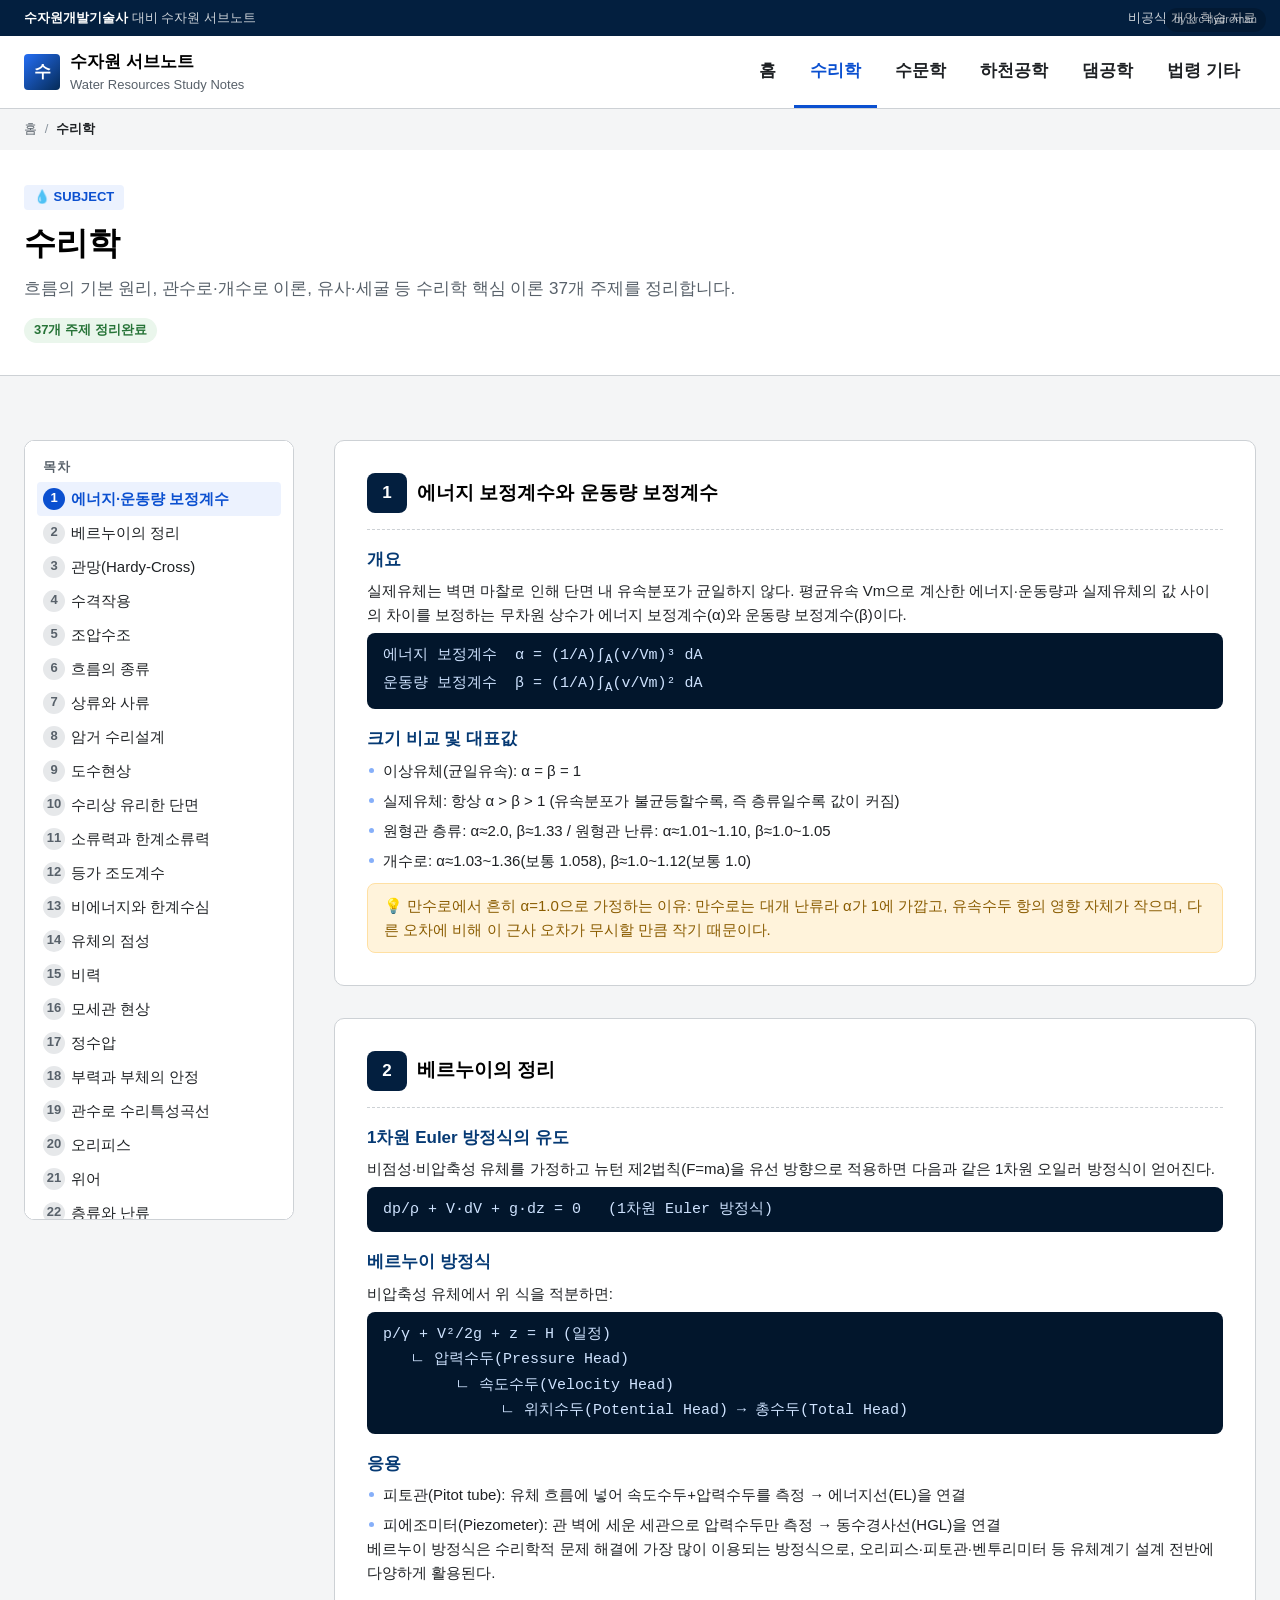
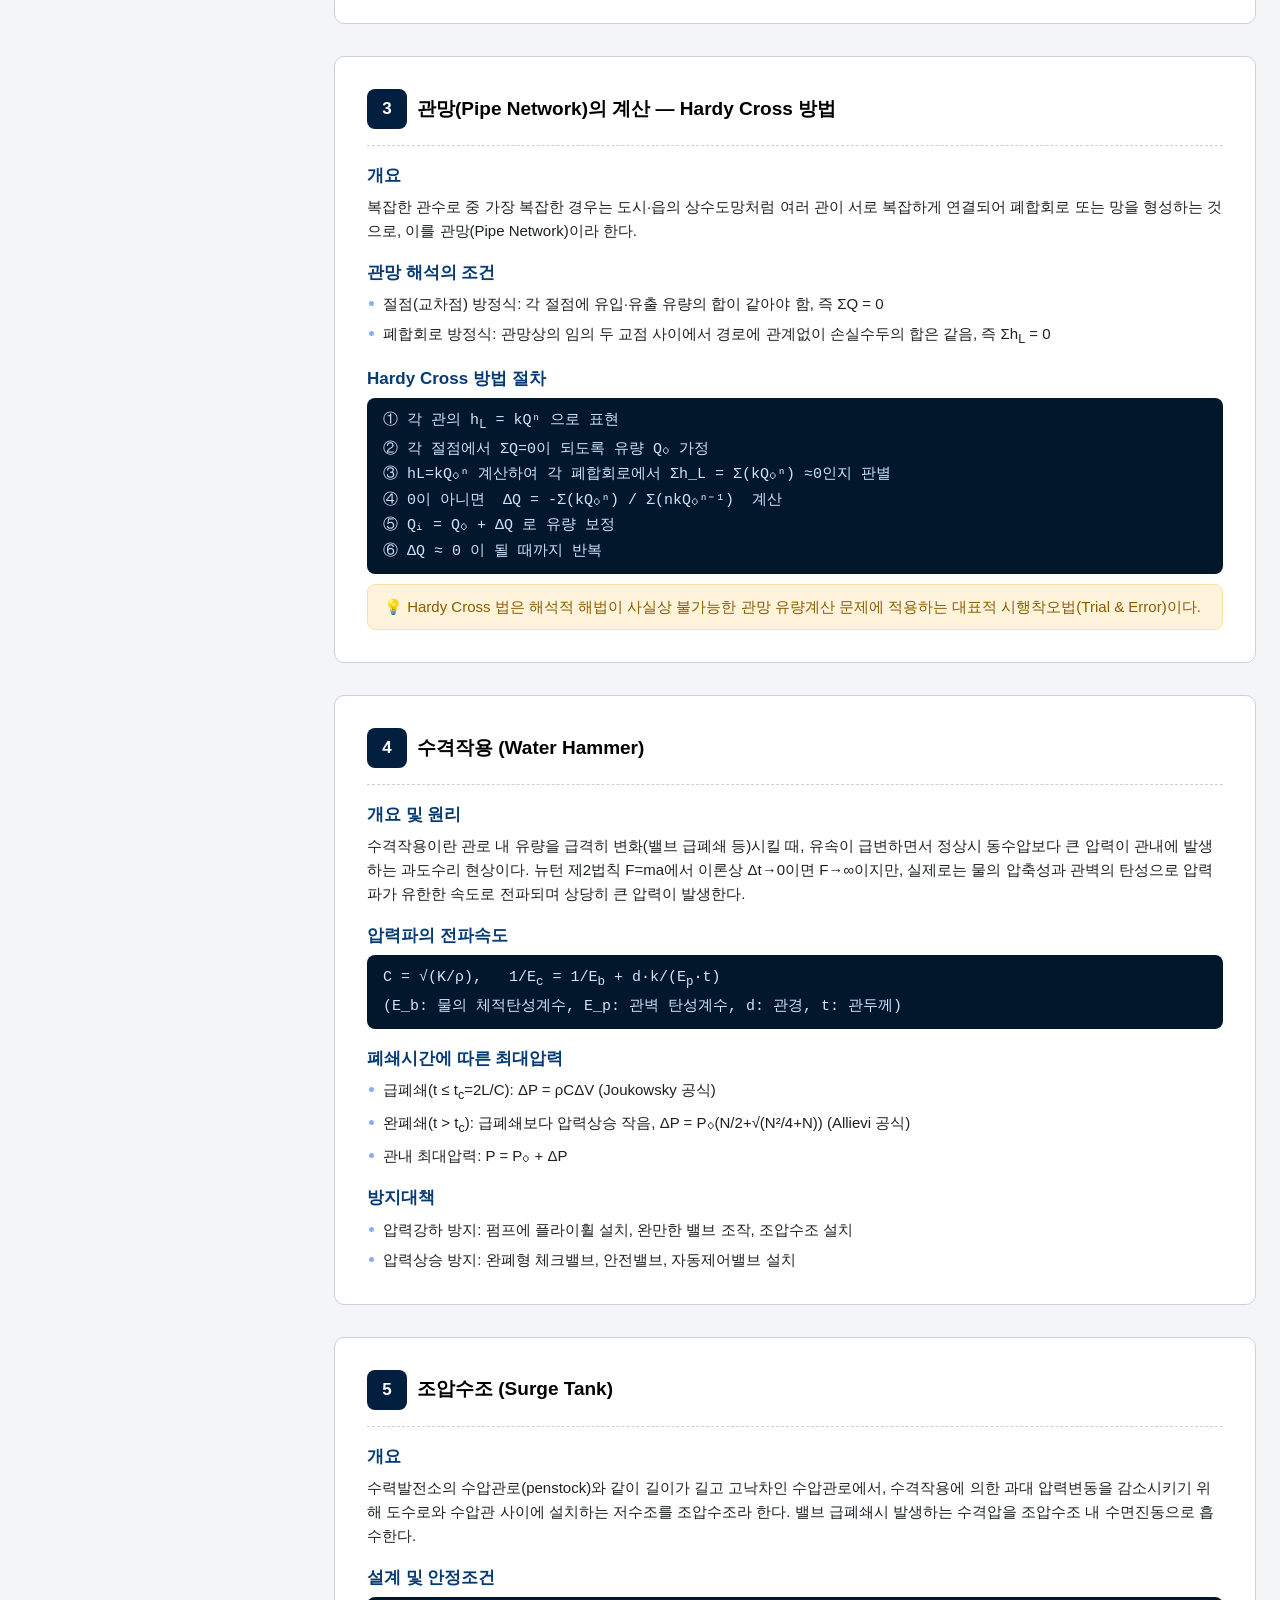
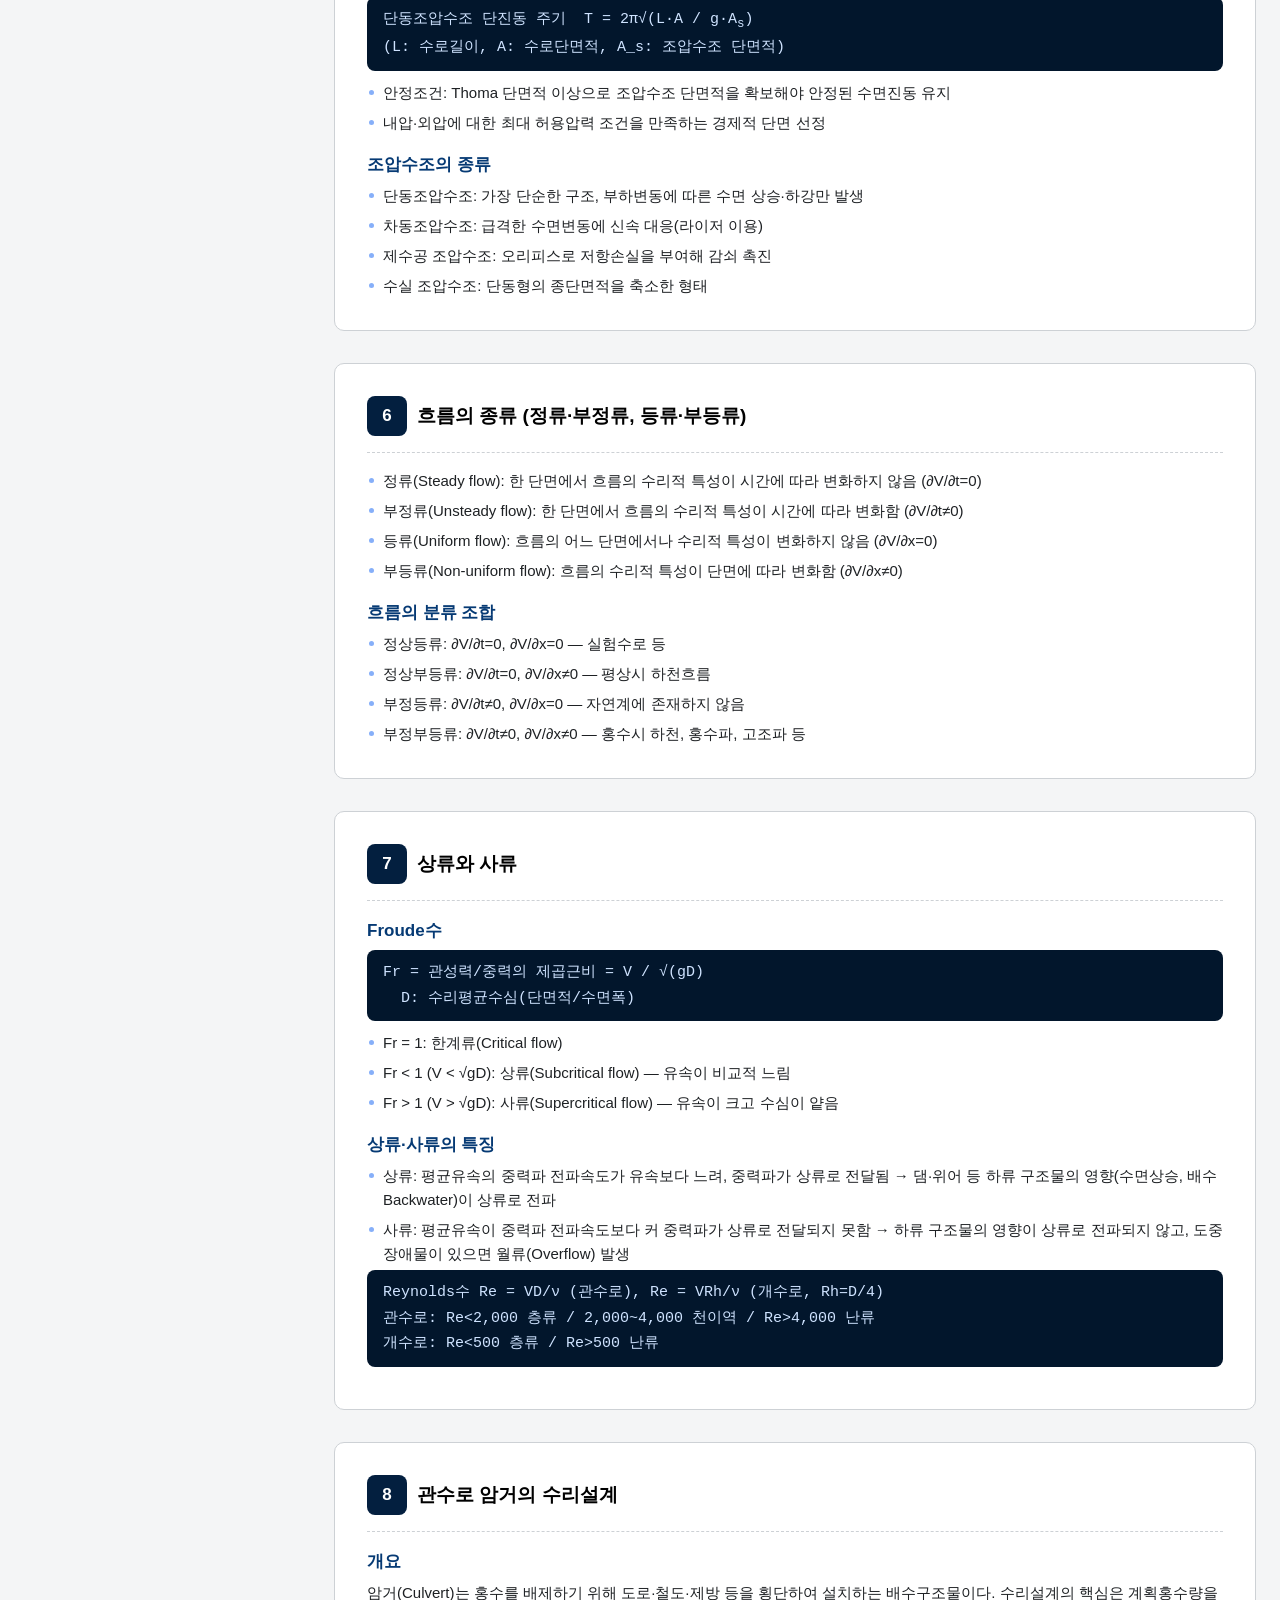
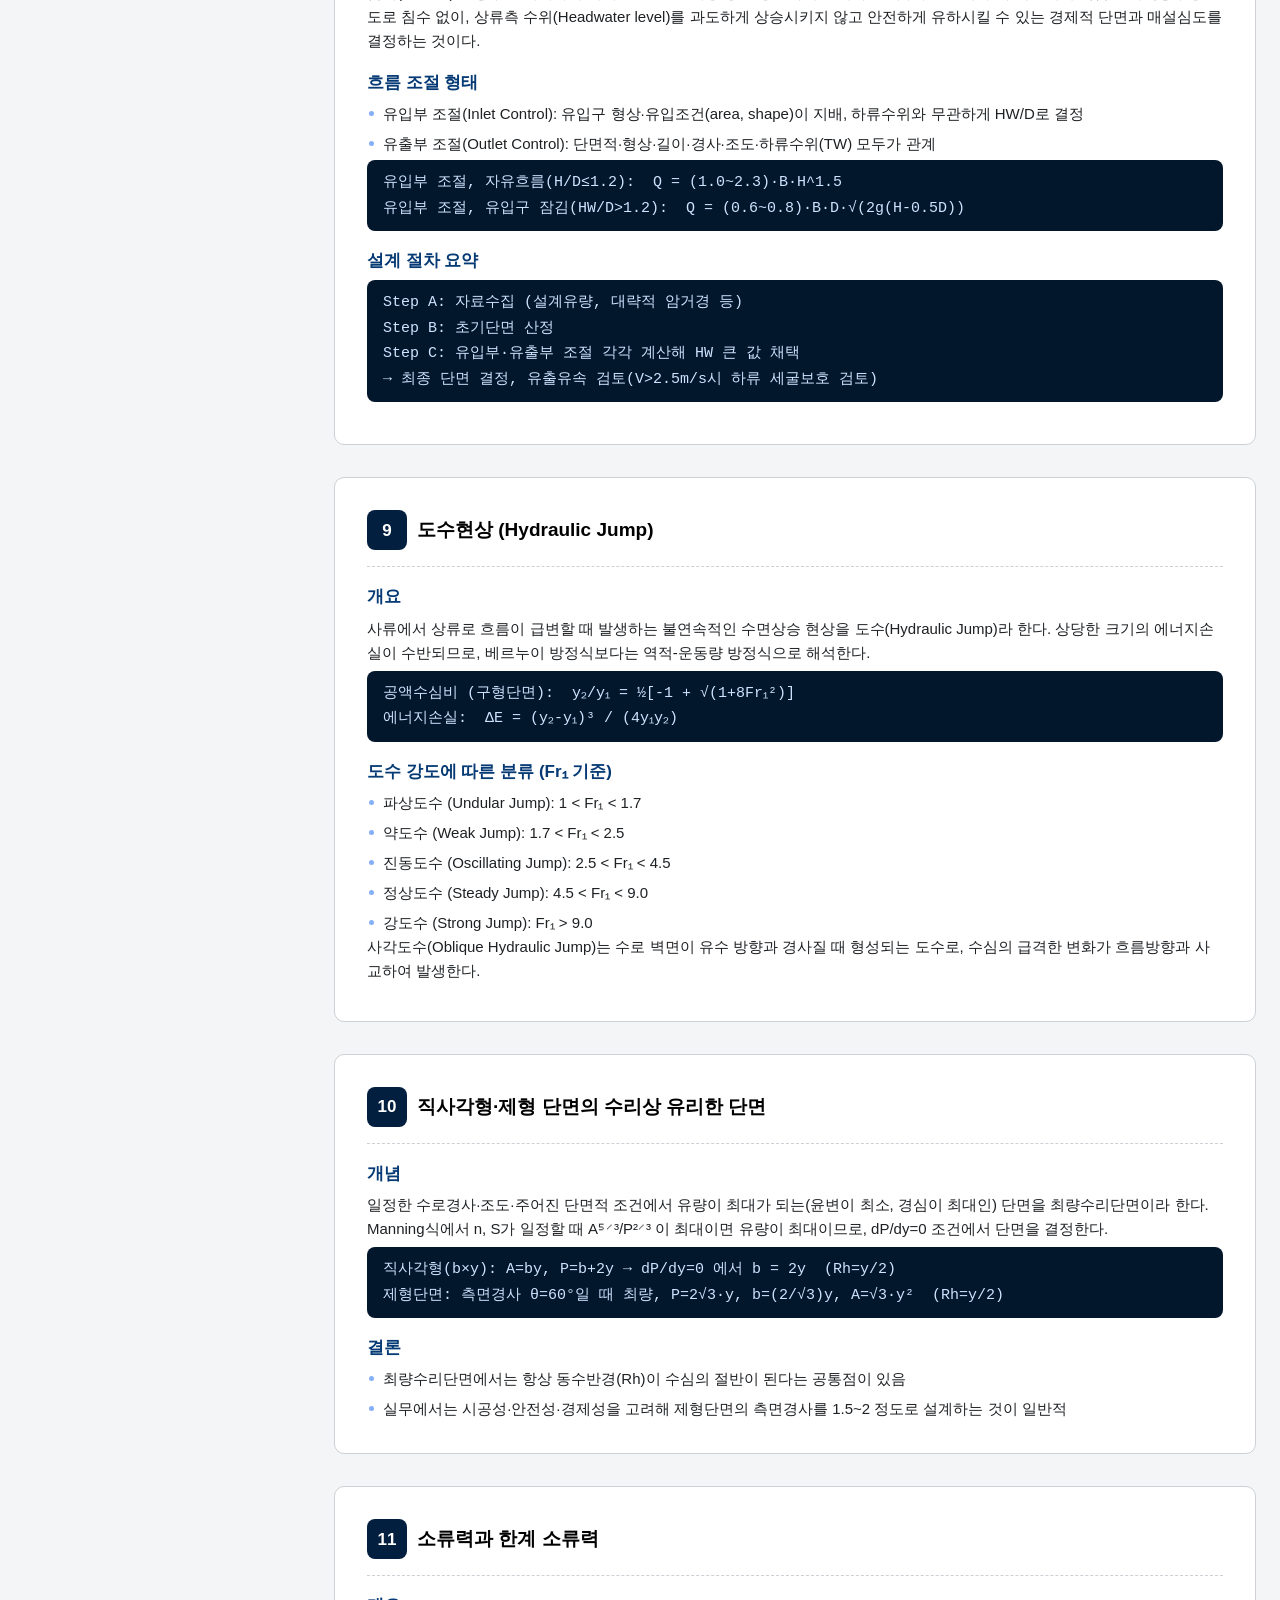
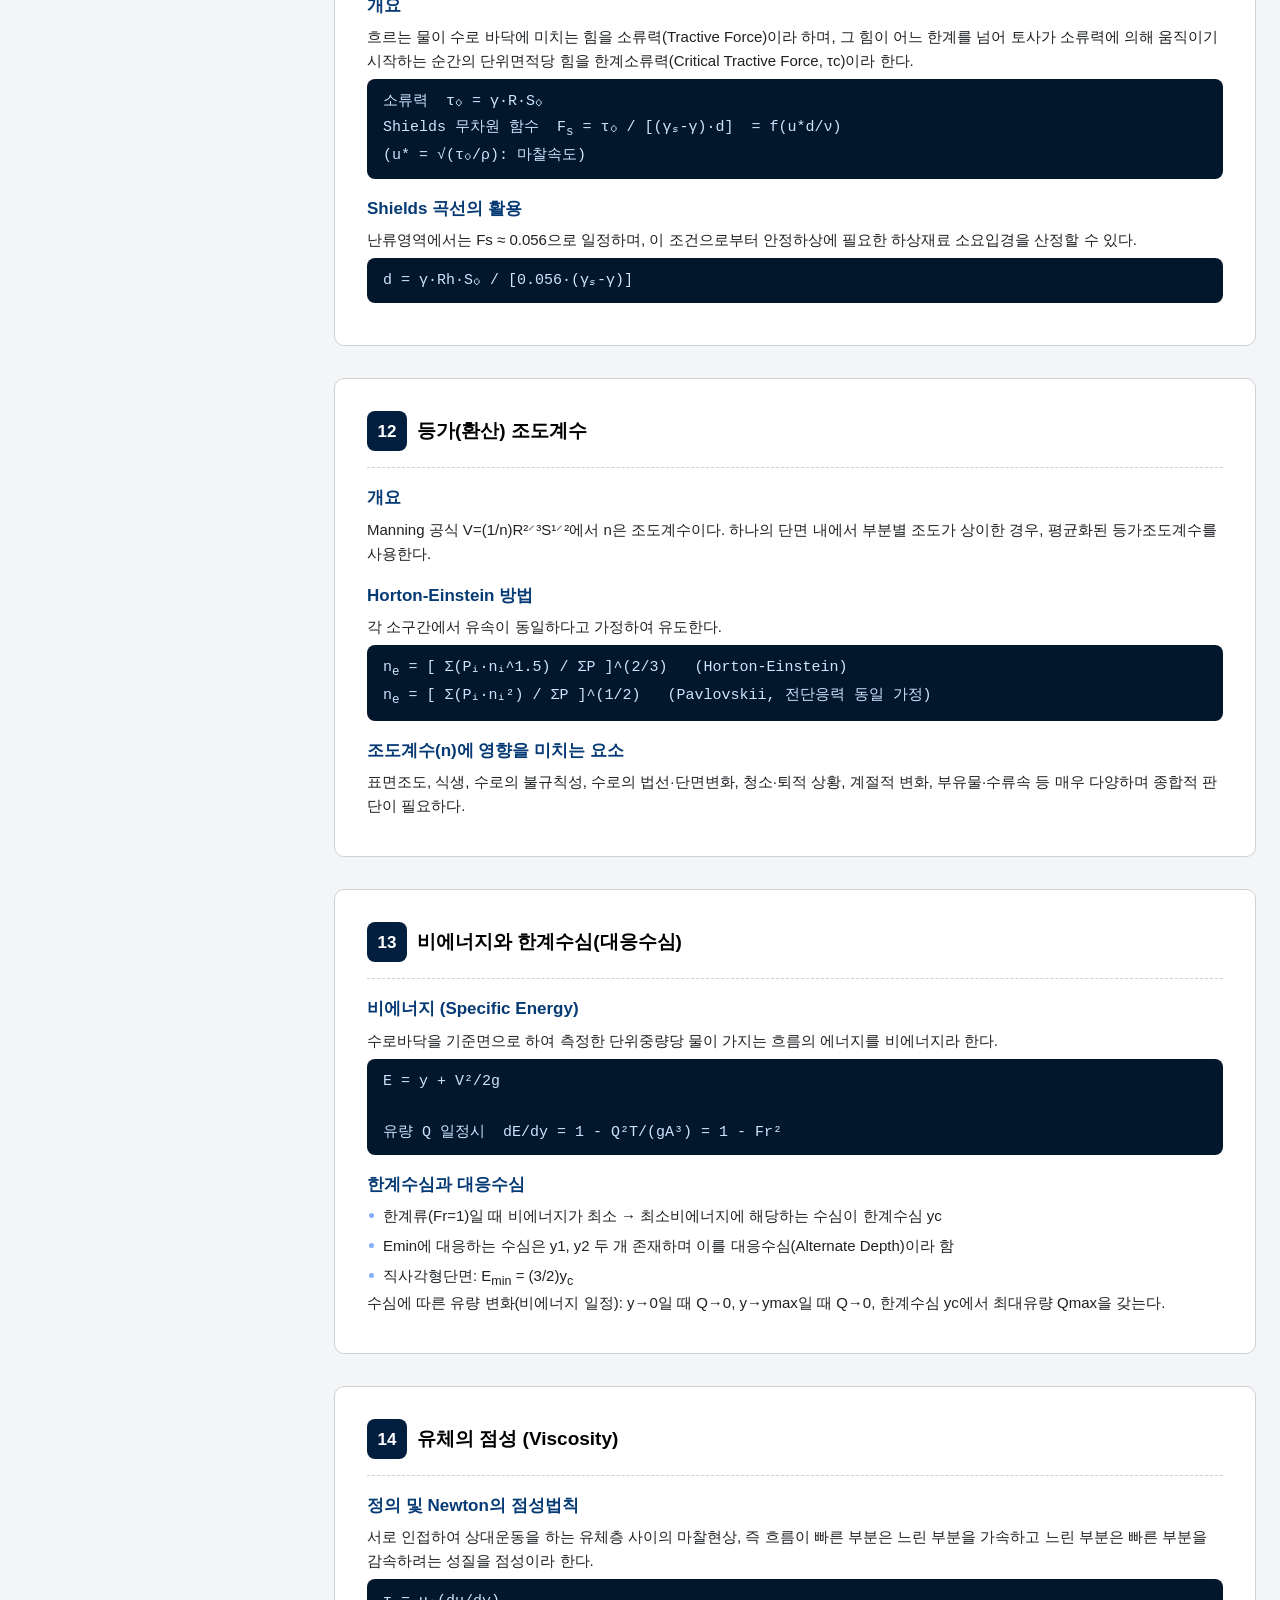
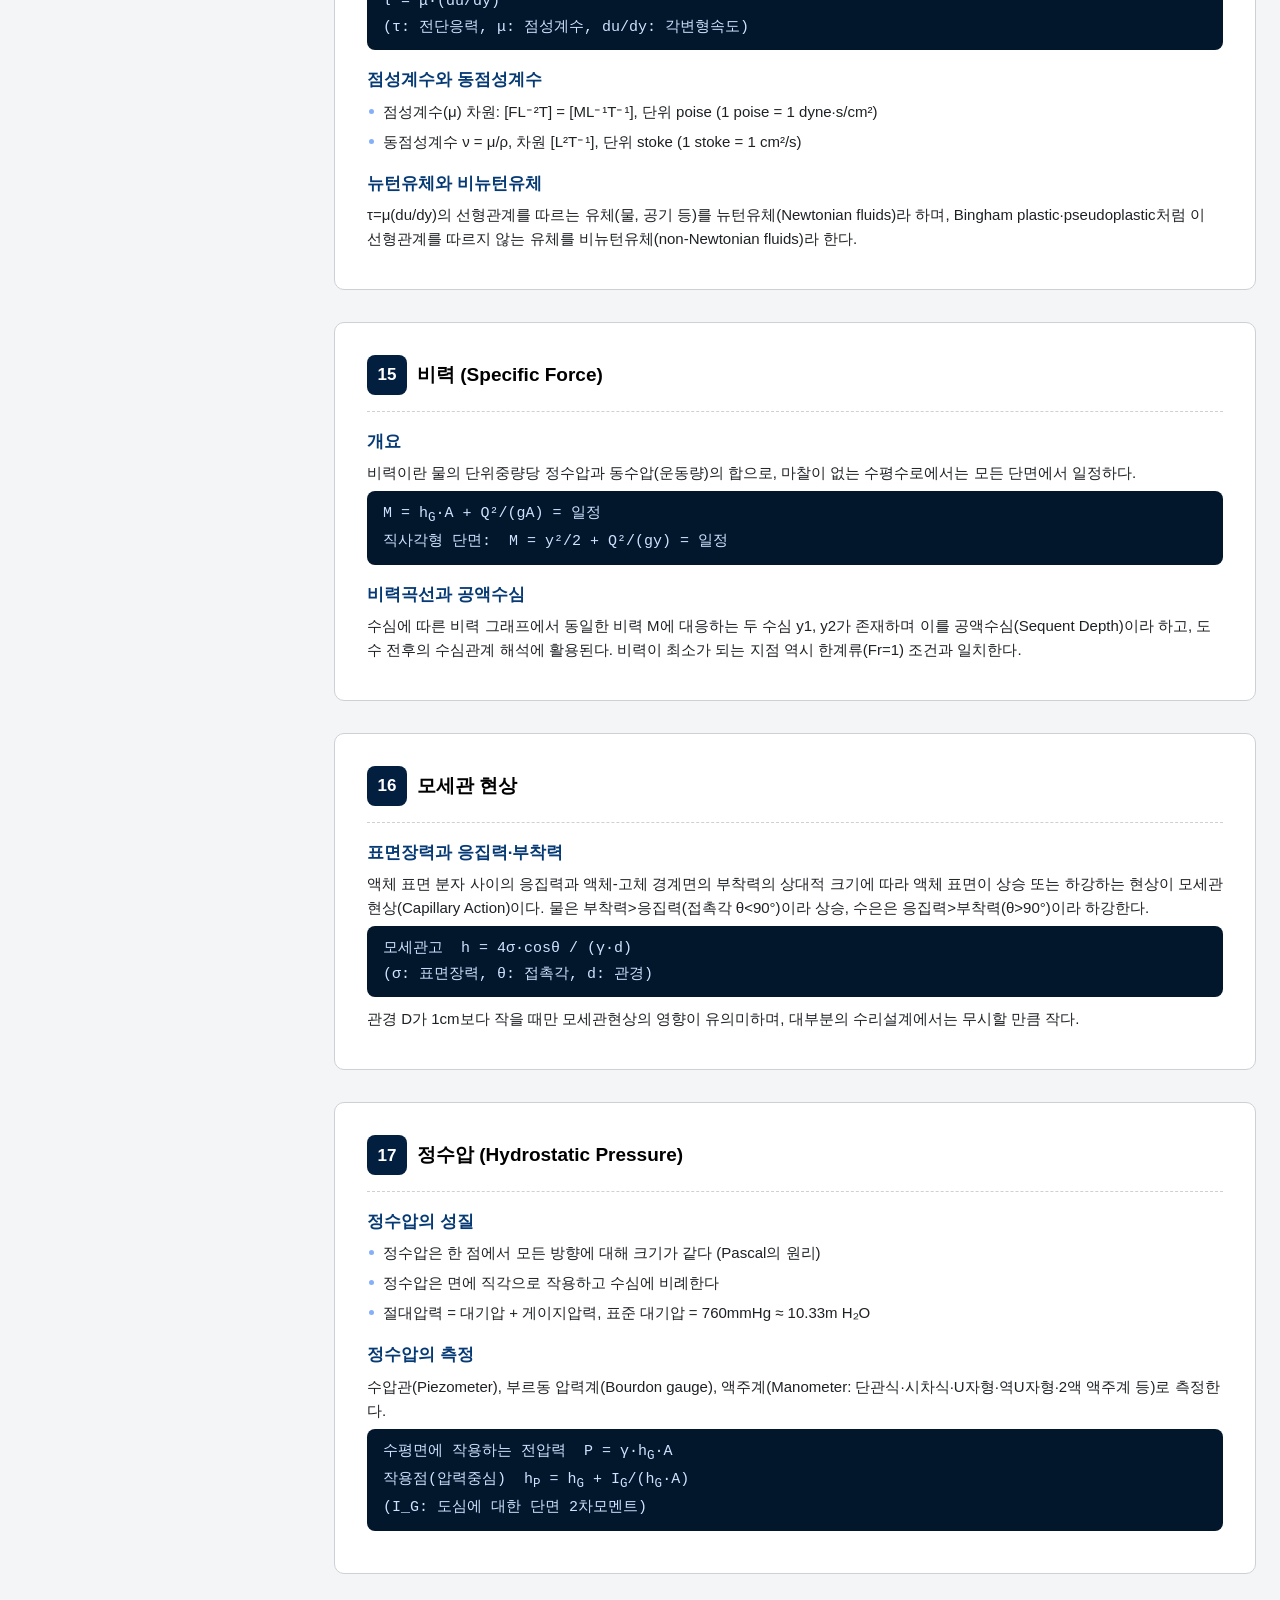
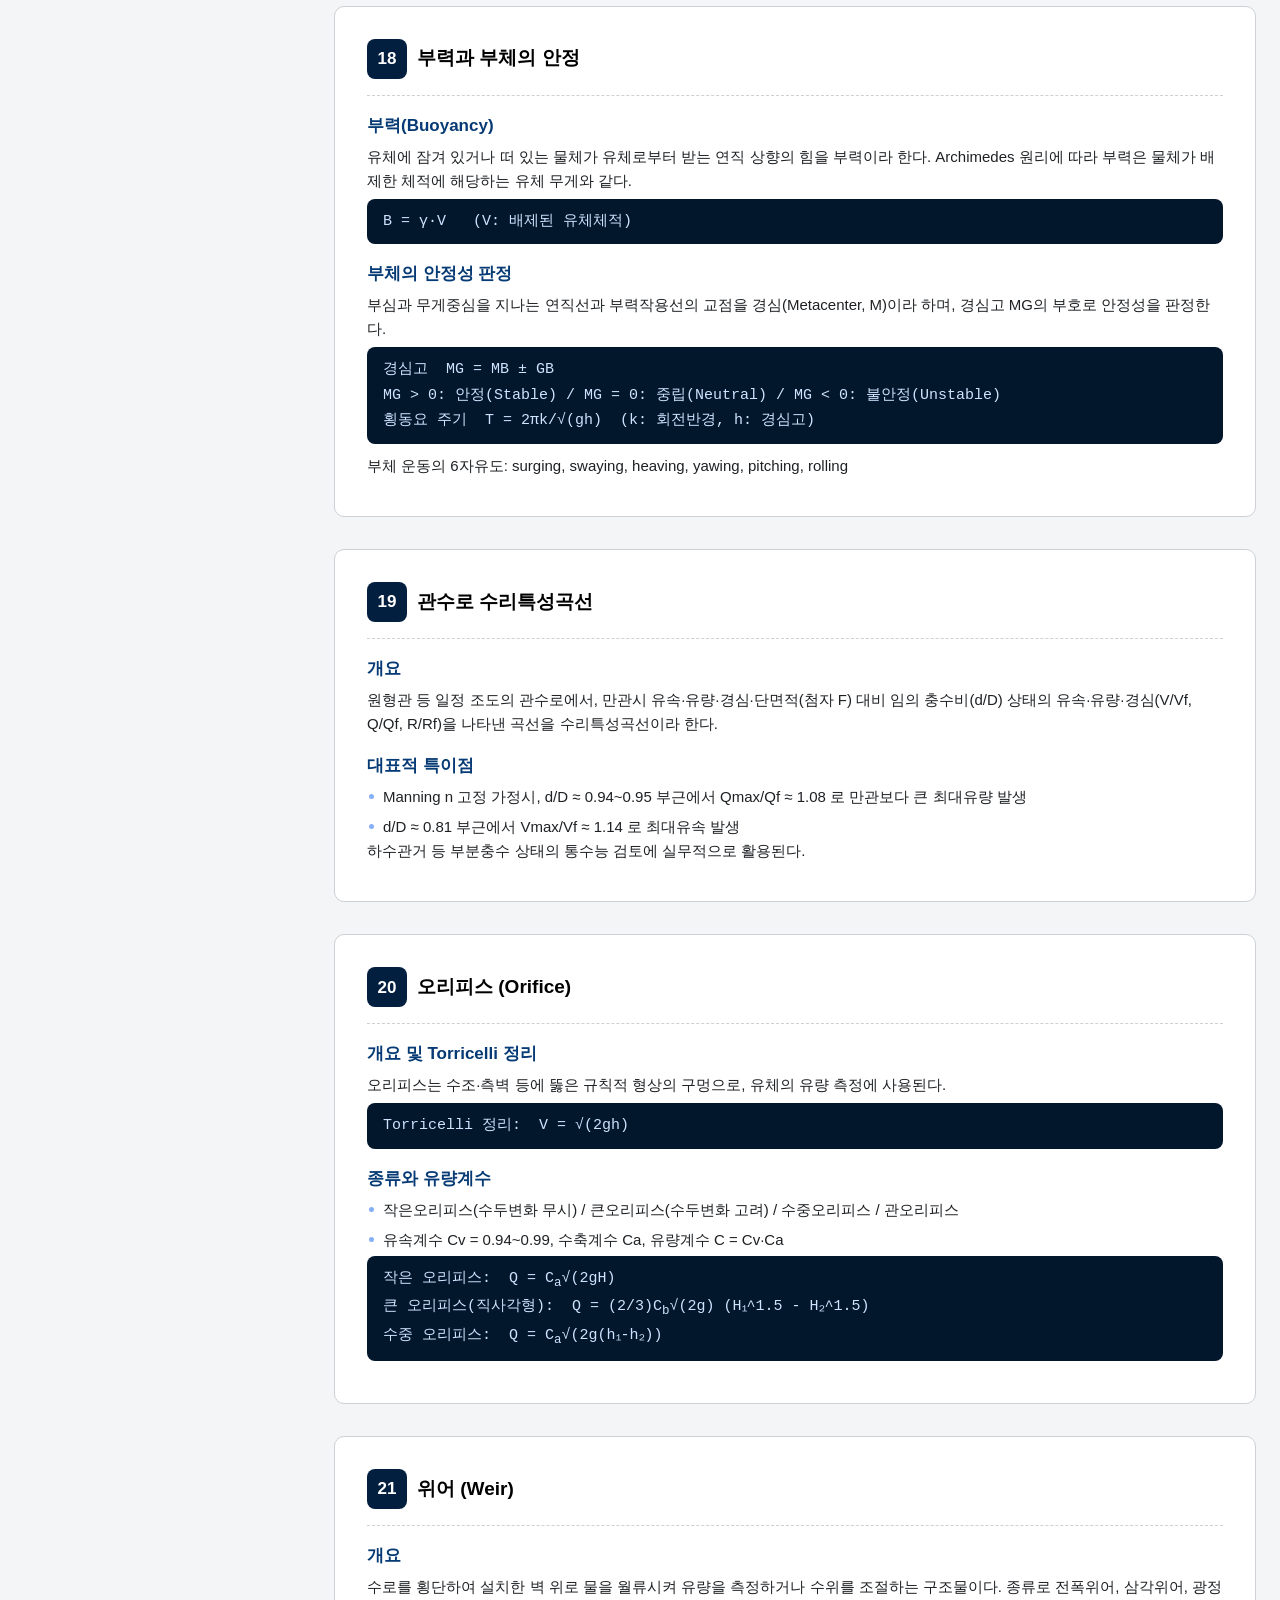
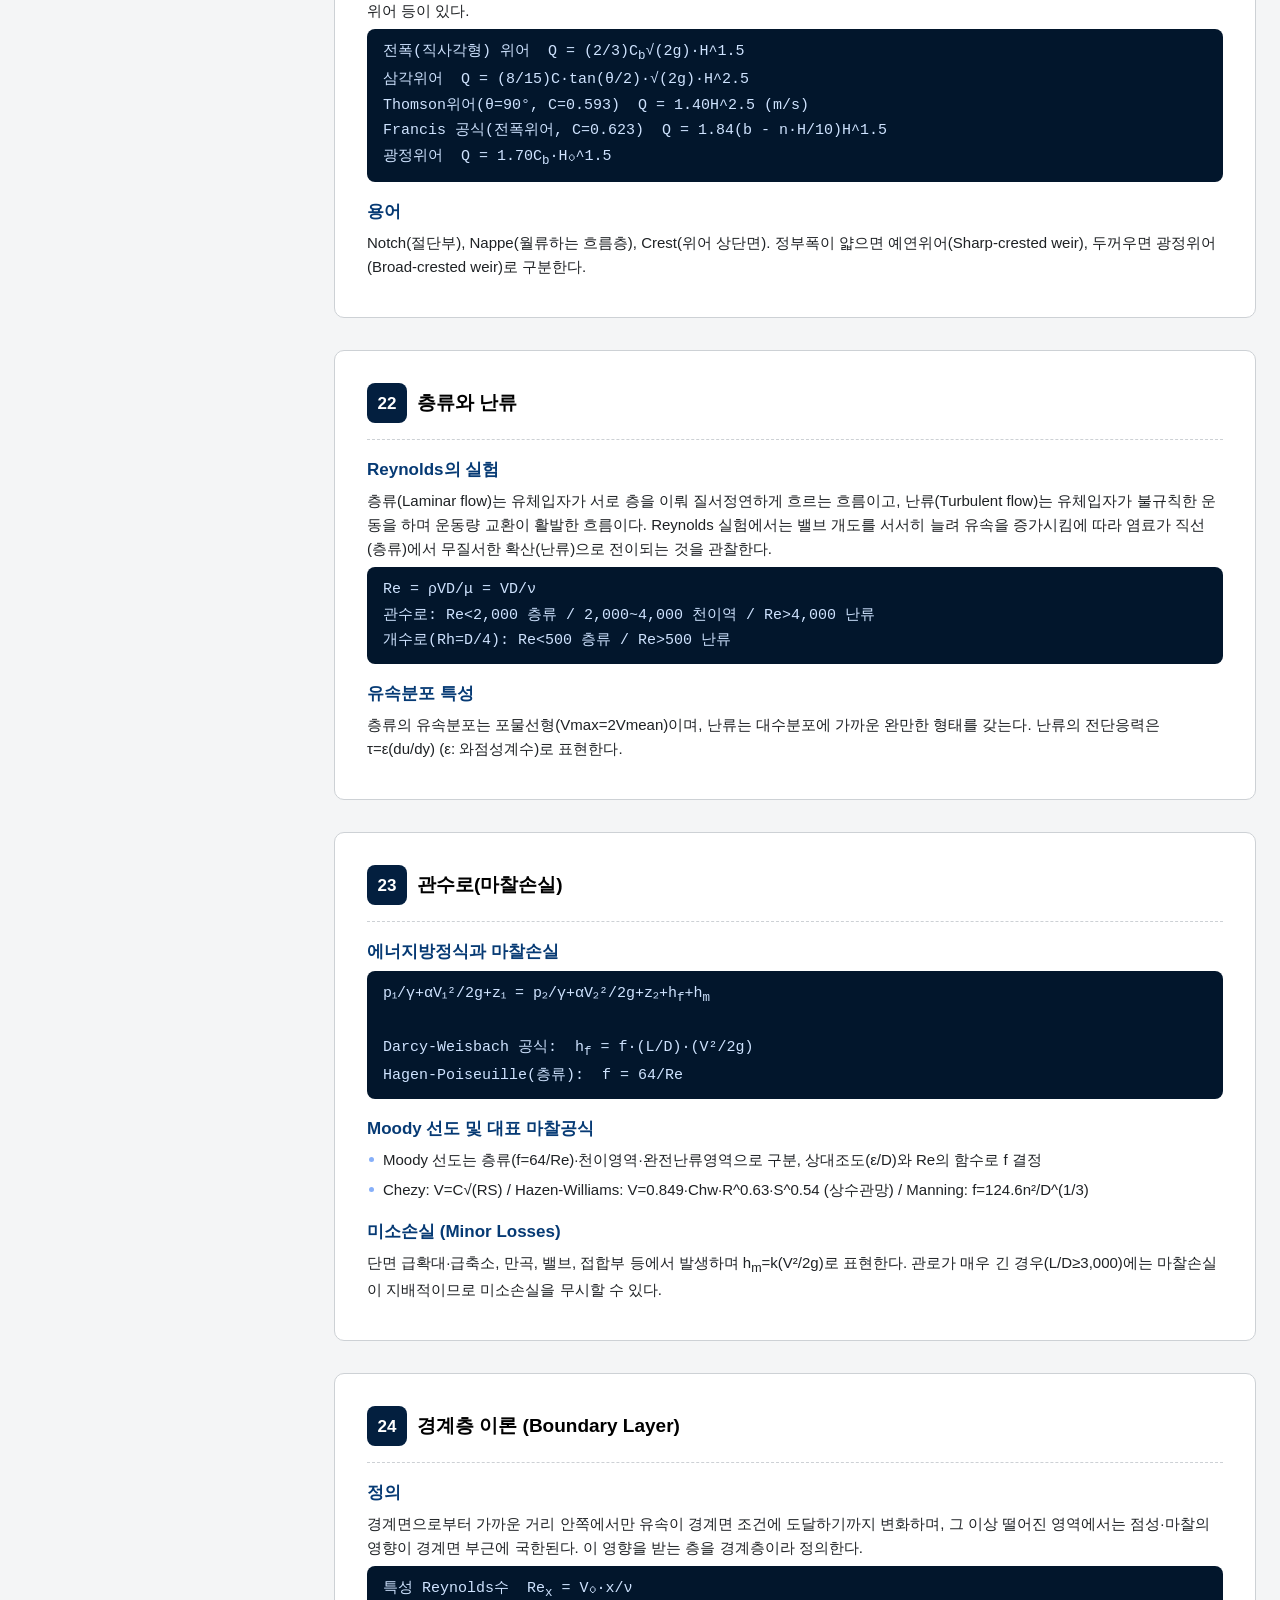
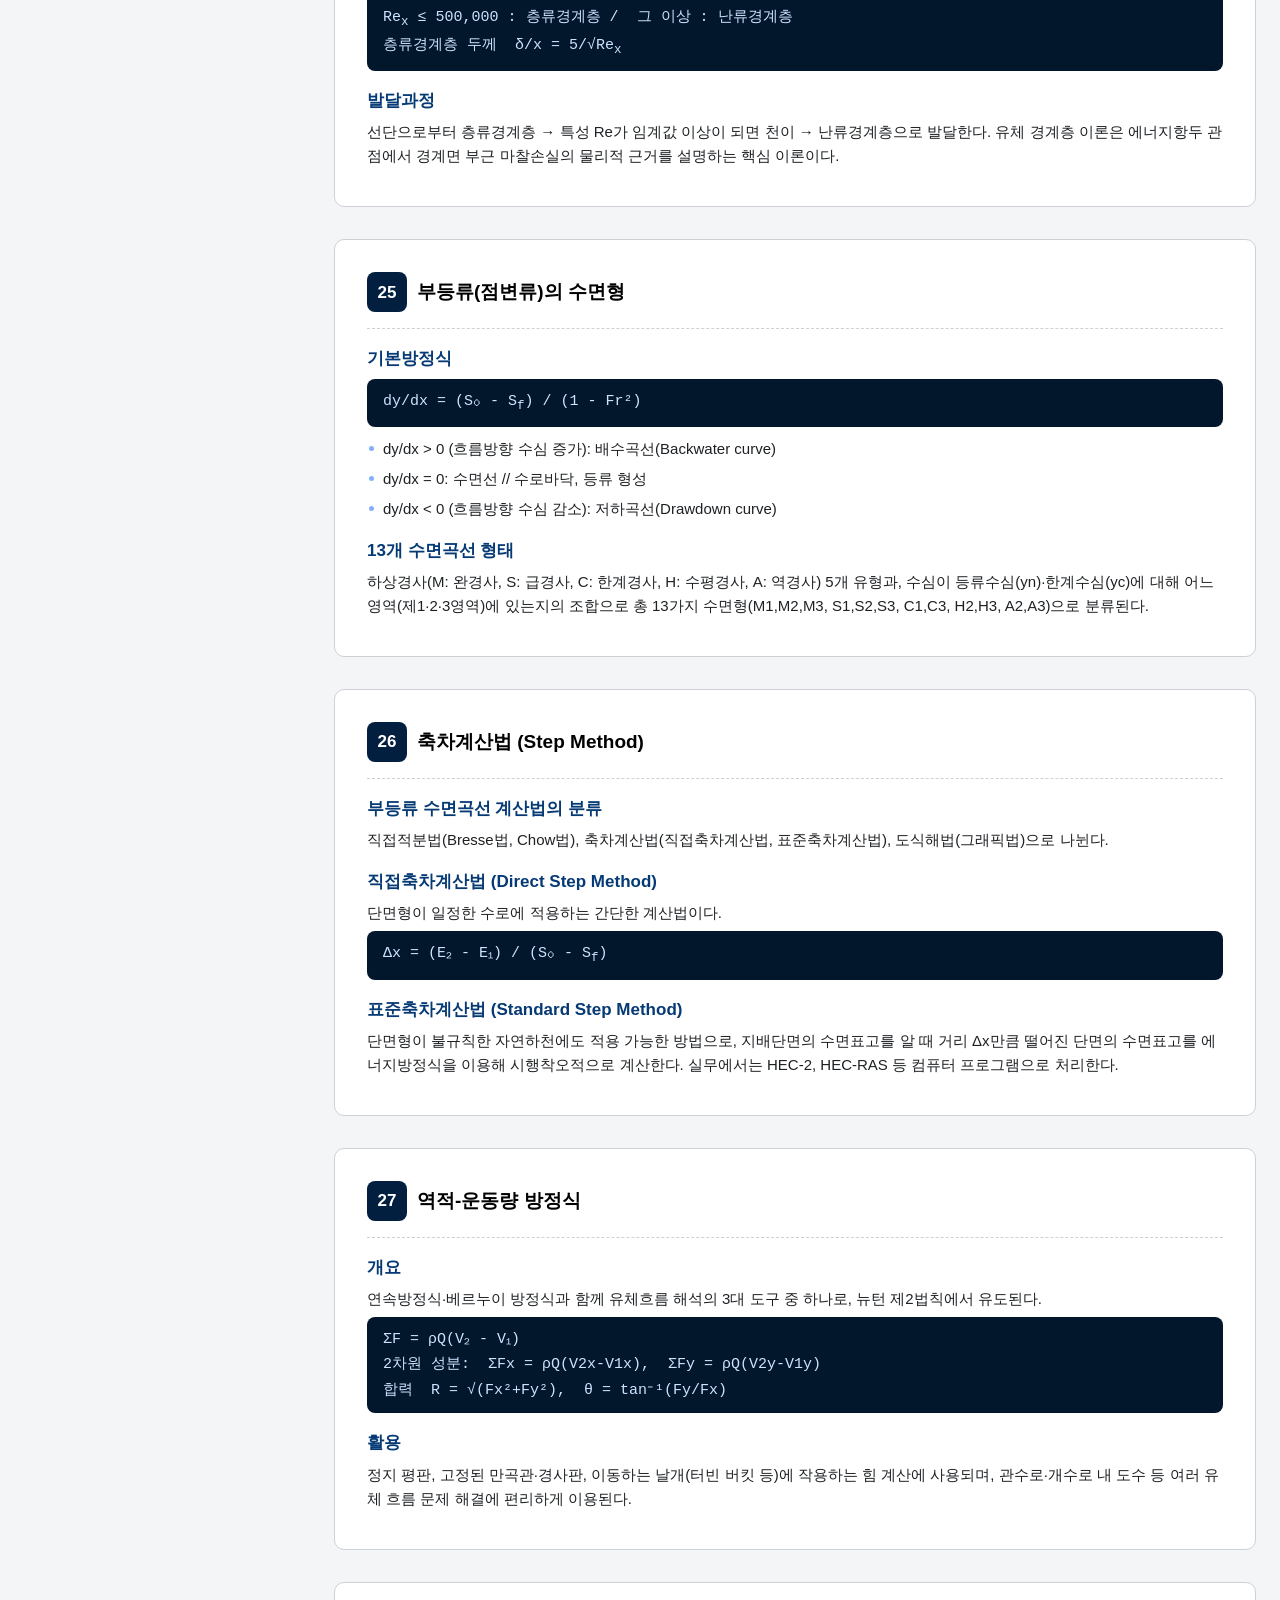
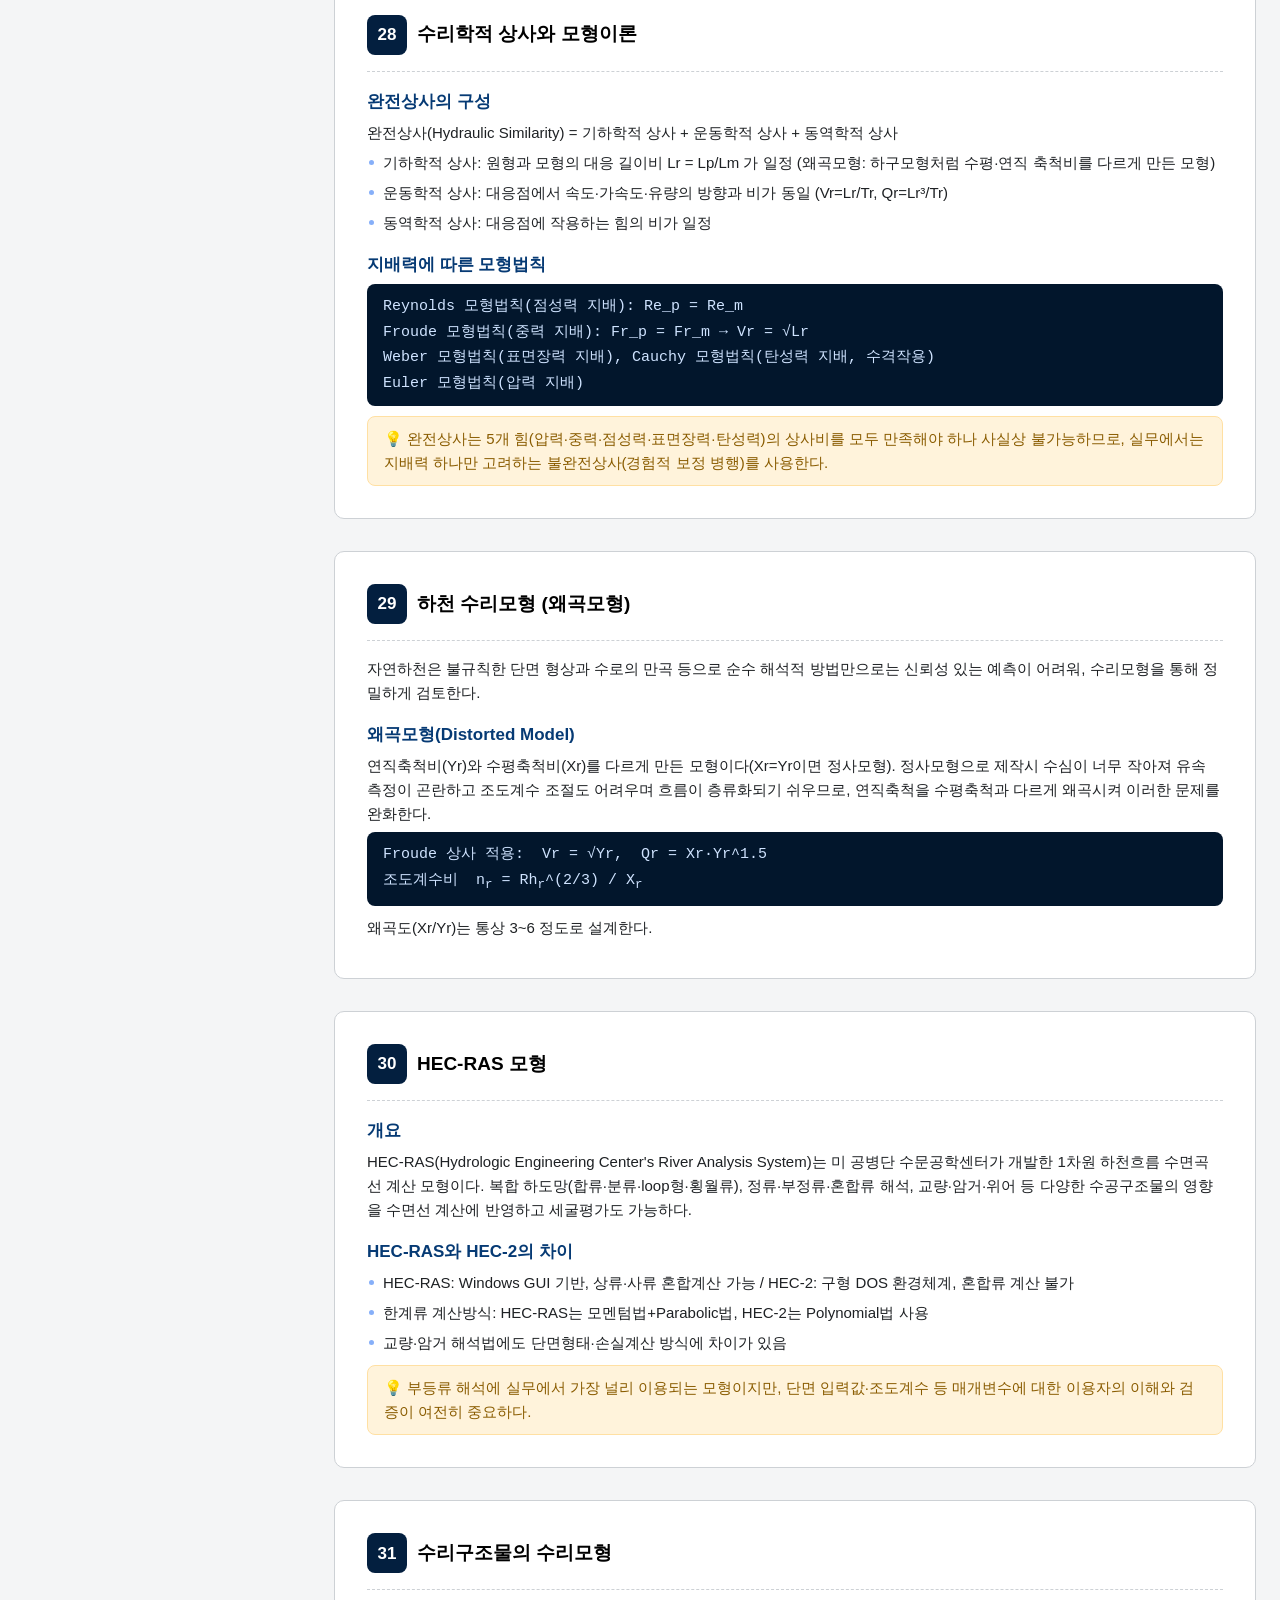
<file: web/subjects/hydraulics.html>
<!DOCTYPE html>
<html lang="ko">
<head>
<meta charset="UTF-8">
<meta name="viewport" content="width=device-width, initial-scale=1.0">
<title>수리학 | 수자원 서브노트</title>
<link rel="stylesheet" href="../assets/css/tokens.css">
<link rel="stylesheet" href="../assets/css/style.css">
</head>
<body>
<span class="credit-badge">by krc hydroman</span>
<a href="#main" class="skip-link">본문 바로가기</a>

<div class="util-bar">
  <div class="container">
    <span><strong>수자원개발기술사</strong> 대비 수자원 서브노트</span>
    <span>비공식 개인 학습 자료</span>
  </div>
</div>

<header class="site-header">
  <div class="container header-inner">
    <a href="../../index.html" class="brand">
      <span class="mark">수</span>
      <span>
        수자원 서브노트
        <span class="sub">Water Resources Study Notes</span>
      </span>
    </a>
    <nav class="gnb" id="gnb">
      <a href="../../index.html">홈</a>
      <a href="hydraulics.html" class="active">수리학</a>
      <a href="hydrology.html">수문학</a>
      <a href="river.html">하천공학</a>
      <a href="dam.html">댐공학</a>
      <a href="law.html">법령 기타</a>
    </nav>
    <button class="nav-toggle" id="navToggle" aria-label="메뉴 열기" aria-expanded="false">
      <span></span>
    </button>
  </div>
</header>

<main id="main">
  <div class="container">
    <nav class="breadcrumb">
      <a href="../../index.html">홈</a>
      <span class="sep">/</span>
      <span class="current">수리학</span>
    </nav>
  </div>

  <section class="subject-hero">
    <div class="container">
      <span class="tag">💧 SUBJECT</span>
      <h1>수리학</h1>
      <p class="desc">흐름의 기본 원리, 관수로·개수로 이론, 유사·세굴 등 수리학 핵심 이론 37개 주제를 정리합니다.</p>
      <div class="progress-row">
        <span class="progress-badge done">37개 주제 정리완료</span>
      </div>
    </div>
  </section>

  <section class="section">
    <div class="container">
      <div class="layout" style="padding-top:0;">
        <aside class="toc">
          <h4>목차</h4>
          <ul>
            <li><a href="#topic-1"><span class="n">1</span>에너지·운동량 보정계수</a></li>
            <li><a href="#topic-2"><span class="n">2</span>베르누이의 정리</a></li>
            <li><a href="#topic-3"><span class="n">3</span>관망(Hardy-Cross)</a></li>
            <li><a href="#topic-4"><span class="n">4</span>수격작용</a></li>
            <li><a href="#topic-5"><span class="n">5</span>조압수조</a></li>
            <li><a href="#topic-6"><span class="n">6</span>흐름의 종류</a></li>
            <li><a href="#topic-7"><span class="n">7</span>상류와 사류</a></li>
            <li><a href="#topic-8"><span class="n">8</span>암거 수리설계</a></li>
            <li><a href="#topic-9"><span class="n">9</span>도수현상</a></li>
            <li><a href="#topic-10"><span class="n">10</span>수리상 유리한 단면</a></li>
            <li><a href="#topic-11"><span class="n">11</span>소류력과 한계소류력</a></li>
            <li><a href="#topic-12"><span class="n">12</span>등가 조도계수</a></li>
            <li><a href="#topic-13"><span class="n">13</span>비에너지와 한계수심</a></li>
            <li><a href="#topic-14"><span class="n">14</span>유체의 점성</a></li>
            <li><a href="#topic-15"><span class="n">15</span>비력</a></li>
            <li><a href="#topic-16"><span class="n">16</span>모세관 현상</a></li>
            <li><a href="#topic-17"><span class="n">17</span>정수압</a></li>
            <li><a href="#topic-18"><span class="n">18</span>부력과 부체의 안정</a></li>
            <li><a href="#topic-19"><span class="n">19</span>관수로 수리특성곡선</a></li>
            <li><a href="#topic-20"><span class="n">20</span>오리피스</a></li>
            <li><a href="#topic-21"><span class="n">21</span>위어</a></li>
            <li><a href="#topic-22"><span class="n">22</span>층류와 난류</a></li>
            <li><a href="#topic-23"><span class="n">23</span>관수로 마찰손실</a></li>
            <li><a href="#topic-24"><span class="n">24</span>경계층 이론</a></li>
            <li><a href="#topic-25"><span class="n">25</span>부등류의 수면형</a></li>
            <li><a href="#topic-26"><span class="n">26</span>축차계산법</a></li>
            <li><a href="#topic-27"><span class="n">27</span>역적-운동량 방정식</a></li>
            <li><a href="#topic-28"><span class="n">28</span>수리학적 상사·모형이론</a></li>
            <li><a href="#topic-29"><span class="n">29</span>하천 수리모형(왜곡모형)</a></li>
            <li><a href="#topic-30"><span class="n">30</span>HEC-RAS 모형</a></li>
            <li><a href="#topic-31"><span class="n">31</span>수리구조물의 수리모형</a></li>
            <li><a href="#topic-32"><span class="n">32</span>교량구간 배수계산</a></li>
            <li><a href="#topic-33"><span class="n">33</span>유사</a></li>
            <li><a href="#topic-34"><span class="n">34</span>저수지 퇴사</a></li>
            <li><a href="#topic-35"><span class="n">35</span>침식성 수로 안정설계</a></li>
            <li><a href="#topic-36"><span class="n">36</span>하천교량의 세굴</a></li>
            <li><a href="#topic-37"><span class="n">37</span>펌프와 수차</a></li>
          </ul>
        </aside>

        <div class="topics">

          <div class="topic-card" id="topic-1">
            <header><span class="num">1</span><h3>에너지 보정계수와 운동량 보정계수</h3></header>
            <div class="topic-body">
              <h4>개요</h4>
              <p>실제유체는 벽면 마찰로 인해 단면 내 유속분포가 균일하지 않다. 평균유속 Vm으로 계산한 에너지·운동량과 실제유체의 값 사이의 차이를 보정하는 무차원 상수가 에너지 보정계수(α)와 운동량 보정계수(β)이다.</p>
              <div class="formula">에너지 보정계수  α = (1/A)∫<sub>A</sub>(v/Vm)³ dA
운동량 보정계수  β = (1/A)∫<sub>A</sub>(v/Vm)² dA</div>
              <h4>크기 비교 및 대표값</h4>
              <ul>
                <li>이상유체(균일유속): α = β = 1</li>
                <li>실제유체: 항상 α &gt; β &gt; 1 (유속분포가 불균등할수록, 즉 층류일수록 값이 커짐)</li>
                <li>원형관 층류: α≈2.0, β≈1.33 / 원형관 난류: α≈1.01~1.10, β≈1.0~1.05</li>
                <li>개수로: α≈1.03~1.36(보통 1.058), β≈1.0~1.12(보통 1.0)</li>
              </ul>
              <div class="callout">💡 만수로에서 흔히 α=1.0으로 가정하는 이유: 만수로는 대개 난류라 α가 1에 가깝고, 유속수두 항의 영향 자체가 작으며, 다른 오차에 비해 이 근사 오차가 무시할 만큼 작기 때문이다.</div>
            </div>
          </div>

          <div class="topic-card" id="topic-2">
            <header><span class="num">2</span><h3>베르누이의 정리</h3></header>
            <div class="topic-body">
              <h4>1차원 Euler 방정식의 유도</h4>
              <p>비점성·비압축성 유체를 가정하고 뉴턴 제2법칙(F=ma)을 유선 방향으로 적용하면 다음과 같은 1차원 오일러 방정식이 얻어진다.</p>
              <div class="formula">dp/ρ + V·dV + g·dz = 0   (1차원 Euler 방정식)</div>
              <h4>베르누이 방정식</h4>
              <p>비압축성 유체에서 위 식을 적분하면:</p>
              <div class="formula">p/γ + V²/2g + z = H (일정)
   ㄴ 압력수두(Pressure Head)
        ㄴ 속도수두(Velocity Head)
             ㄴ 위치수두(Potential Head) → 총수두(Total Head)</div>
              <h4>응용</h4>
              <ul>
                <li>피토관(Pitot tube): 유체 흐름에 넣어 속도수두+압력수두를 측정 → 에너지선(EL)을 연결</li>
                <li>피에조미터(Piezometer): 관 벽에 세운 세관으로 압력수두만 측정 → 동수경사선(HGL)을 연결</li>
              </ul>
              <p>베르누이 방정식은 수리학적 문제 해결에 가장 많이 이용되는 방정식으로, 오리피스·피토관·벤투리미터 등 유체계기 설계 전반에 다양하게 활용된다.</p>
            </div>
          </div>

          <div class="topic-card" id="topic-3">
            <header><span class="num">3</span><h3>관망(Pipe Network)의 계산 — Hardy Cross 방법</h3></header>
            <div class="topic-body">
              <h4>개요</h4>
              <p>복잡한 관수로 중 가장 복잡한 경우는 도시·읍의 상수도망처럼 여러 관이 서로 복잡하게 연결되어 폐합회로 또는 망을 형성하는 것으로, 이를 관망(Pipe Network)이라 한다.</p>
              <h4>관망 해석의 조건</h4>
              <ul>
                <li>절점(교차점) 방정식: 각 절점에 유입·유출 유량의 합이 같아야 함, 즉 ΣQ = 0</li>
                <li>폐합회로 방정식: 관망상의 임의 두 교점 사이에서 경로에 관계없이 손실수두의 합은 같음, 즉 Σh<sub>L</sub> = 0</li>
              </ul>
              <h4>Hardy Cross 방법 절차</h4>
              <div class="formula">① 각 관의 h<sub>L</sub> = kQⁿ 으로 표현
② 각 절점에서 ΣQ=0이 되도록 유량 Q₀ 가정
③ hL=kQ₀ⁿ 계산하여 각 폐합회로에서 Σh_L = Σ(kQ₀ⁿ) ≈0인지 판별
④ 0이 아니면  ΔQ = -Σ(kQ₀ⁿ) / Σ(nkQ₀ⁿ⁻¹)  계산
⑤ Qᵢ = Q₀ + ΔQ 로 유량 보정
⑥ ΔQ ≈ 0 이 될 때까지 반복</div>
              <div class="callout">💡 Hardy Cross 법은 해석적 해법이 사실상 불가능한 관망 유량계산 문제에 적용하는 대표적 시행착오법(Trial &amp; Error)이다.</div>
            </div>
          </div>

          <div class="topic-card" id="topic-4">
            <header><span class="num">4</span><h3>수격작용 (Water Hammer)</h3></header>
            <div class="topic-body">
              <h4>개요 및 원리</h4>
              <p>수격작용이란 관로 내 유량을 급격히 변화(밸브 급폐쇄 등)시킬 때, 유속이 급변하면서 정상시 동수압보다 큰 압력이 관내에 발생하는 과도수리 현상이다. 뉴턴 제2법칙 F=ma에서 이론상 Δt→0이면 F→∞이지만, 실제로는 물의 압축성과 관벽의 탄성으로 압력파가 유한한 속도로 전파되며 상당히 큰 압력이 발생한다.</p>
              <h4>압력파의 전파속도</h4>
              <div class="formula">C = √(K/ρ),   1/E<sub>c</sub> = 1/E<sub>b</sub> + d·k/(E<sub>p</sub>·t)
(E_b: 물의 체적탄성계수, E_p: 관벽 탄성계수, d: 관경, t: 관두께)</div>
              <h4>폐쇄시간에 따른 최대압력</h4>
              <ul>
                <li>급폐쇄(t ≤ t<sub>c</sub>=2L/C): ΔP = ρCΔV (Joukowsky 공식)</li>
                <li>완폐쇄(t &gt; t<sub>c</sub>): 급폐쇄보다 압력상승 작음, ΔP = P₀(N/2+√(N²/4+N)) (Allievi 공식)</li>
                <li>관내 최대압력: P = P₀ + ΔP</li>
              </ul>
              <h4>방지대책</h4>
              <ul>
                <li>압력강하 방지: 펌프에 플라이휠 설치, 완만한 밸브 조작, 조압수조 설치</li>
                <li>압력상승 방지: 완폐형 체크밸브, 안전밸브, 자동제어밸브 설치</li>
              </ul>
            </div>
          </div>

          <div class="topic-card" id="topic-5">
            <header><span class="num">5</span><h3>조압수조 (Surge Tank)</h3></header>
            <div class="topic-body">
              <h4>개요</h4>
              <p>수력발전소의 수압관로(penstock)와 같이 길이가 길고 고낙차인 수압관로에서, 수격작용에 의한 과대 압력변동을 감소시키기 위해 도수로와 수압관 사이에 설치하는 저수조를 조압수조라 한다. 밸브 급폐쇄시 발생하는 수격압을 조압수조 내 수면진동으로 흡수한다.</p>
              <h4>설계 및 안정조건</h4>
              <div class="formula">단동조압수조 단진동 주기  T = 2π√(L·A / g·A<sub>s</sub>)
(L: 수로길이, A: 수로단면적, A_s: 조압수조 단면적)</div>
              <ul>
                <li>안정조건: Thoma 단면적 이상으로 조압수조 단면적을 확보해야 안정된 수면진동 유지</li>
                <li>내압·외압에 대한 최대 허용압력 조건을 만족하는 경제적 단면 선정</li>
              </ul>
              <h4>조압수조의 종류</h4>
              <ul>
                <li>단동조압수조: 가장 단순한 구조, 부하변동에 따른 수면 상승·하강만 발생</li>
                <li>차동조압수조: 급격한 수면변동에 신속 대응(라이저 이용)</li>
                <li>제수공 조압수조: 오리피스로 저항손실을 부여해 감쇠 촉진</li>
                <li>수실 조압수조: 단동형의 종단면적을 축소한 형태</li>
              </ul>
            </div>
          </div>

          <div class="topic-card" id="topic-6">
            <header><span class="num">6</span><h3>흐름의 종류 (정류·부정류, 등류·부등류)</h3></header>
            <div class="topic-body">
              <ul>
                <li>정류(Steady flow): 한 단면에서 흐름의 수리적 특성이 시간에 따라 변화하지 않음 (∂V/∂t=0)</li>
                <li>부정류(Unsteady flow): 한 단면에서 흐름의 수리적 특성이 시간에 따라 변화함 (∂V/∂t≠0)</li>
                <li>등류(Uniform flow): 흐름의 어느 단면에서나 수리적 특성이 변화하지 않음 (∂V/∂x=0)</li>
                <li>부등류(Non-uniform flow): 흐름의 수리적 특성이 단면에 따라 변화함 (∂V/∂x≠0)</li>
              </ul>
              <h4>흐름의 분류 조합</h4>
              <ul>
                <li>정상등류: ∂V/∂t=0, ∂V/∂x=0 — 실험수로 등</li>
                <li>정상부등류: ∂V/∂t=0, ∂V/∂x≠0 — 평상시 하천흐름</li>
                <li>부정등류: ∂V/∂t≠0, ∂V/∂x=0 — 자연계에 존재하지 않음</li>
                <li>부정부등류: ∂V/∂t≠0, ∂V/∂x≠0 — 홍수시 하천, 홍수파, 고조파 등</li>
              </ul>
            </div>
          </div>

          <div class="topic-card" id="topic-7">
            <header><span class="num">7</span><h3>상류와 사류</h3></header>
            <div class="topic-body">
              <h4>Froude수</h4>
              <div class="formula">Fr = 관성력/중력의 제곱근비 = V / √(gD)
  D: 수리평균수심(단면적/수면폭)</div>
              <ul>
                <li>Fr = 1: 한계류(Critical flow)</li>
                <li>Fr &lt; 1 (V &lt; √gD): 상류(Subcritical flow) — 유속이 비교적 느림</li>
                <li>Fr &gt; 1 (V &gt; √gD): 사류(Supercritical flow) — 유속이 크고 수심이 얕음</li>
              </ul>
              <h4>상류·사류의 특징</h4>
              <ul>
                <li>상류: 평균유속의 중력파 전파속도가 유속보다 느려, 중력파가 상류로 전달됨 → 댐·위어 등 하류 구조물의 영향(수면상승, 배수 Backwater)이 상류로 전파</li>
                <li>사류: 평균유속이 중력파 전파속도보다 커 중력파가 상류로 전달되지 못함 → 하류 구조물의 영향이 상류로 전파되지 않고, 도중 장애물이 있으면 월류(Overflow) 발생</li>
              </ul>
              <div class="formula">Reynolds수 Re = VD/ν (관수로), Re = VRh/ν (개수로, Rh=D/4)
관수로: Re&lt;2,000 층류 / 2,000~4,000 천이역 / Re&gt;4,000 난류
개수로: Re&lt;500 층류 / Re&gt;500 난류</div>
            </div>
          </div>

          <div class="topic-card" id="topic-8">
            <header><span class="num">8</span><h3>관수로 암거의 수리설계</h3></header>
            <div class="topic-body">
              <h4>개요</h4>
              <p>암거(Culvert)는 홍수를 배제하기 위해 도로·철도·제방 등을 횡단하여 설치하는 배수구조물이다. 수리설계의 핵심은 계획홍수량을 도로 침수 없이, 상류측 수위(Headwater level)를 과도하게 상승시키지 않고 안전하게 유하시킬 수 있는 경제적 단면과 매설심도를 결정하는 것이다.</p>
              <h4>흐름 조절 형태</h4>
              <ul>
                <li>유입부 조절(Inlet Control): 유입구 형상·유입조건(area, shape)이 지배, 하류수위와 무관하게 HW/D로 결정</li>
                <li>유출부 조절(Outlet Control): 단면적·형상·길이·경사·조도·하류수위(TW) 모두가 관계</li>
              </ul>
              <div class="formula">유입부 조절, 자유흐름(H/D≤1.2):  Q = (1.0~2.3)·B·H^1.5
유입부 조절, 유입구 잠김(HW/D&gt;1.2):  Q = (0.6~0.8)·B·D·√(2g(H-0.5D))</div>
              <h4>설계 절차 요약</h4>
              <div class="formula">Step A: 자료수집 (설계유량, 대략적 암거경 등)
Step B: 초기단면 산정
Step C: 유입부·유출부 조절 각각 계산해 HW 큰 값 채택
→ 최종 단면 결정, 유출유속 검토(V&gt;2.5m/s시 하류 세굴보호 검토)</div>
            </div>
          </div>

          <div class="topic-card" id="topic-9">
            <header><span class="num">9</span><h3>도수현상 (Hydraulic Jump)</h3></header>
            <div class="topic-body">
              <h4>개요</h4>
              <p>사류에서 상류로 흐름이 급변할 때 발생하는 불연속적인 수면상승 현상을 도수(Hydraulic Jump)라 한다. 상당한 크기의 에너지손실이 수반되므로, 베르누이 방정식보다는 역적-운동량 방정식으로 해석한다.</p>
              <div class="formula">공액수심비 (구형단면):  y₂/y₁ = ½[-1 + √(1+8Fr₁²)]
에너지손실:  ΔE = (y₂-y₁)³ / (4y₁y₂)</div>
              <h4>도수 강도에 따른 분류 (Fr₁ 기준)</h4>
              <ul>
                <li>파상도수 (Undular Jump): 1 &lt; Fr₁ &lt; 1.7</li>
                <li>약도수 (Weak Jump): 1.7 &lt; Fr₁ &lt; 2.5</li>
                <li>진동도수 (Oscillating Jump): 2.5 &lt; Fr₁ &lt; 4.5</li>
                <li>정상도수 (Steady Jump): 4.5 &lt; Fr₁ &lt; 9.0</li>
                <li>강도수 (Strong Jump): Fr₁ &gt; 9.0</li>
              </ul>
              <p>사각도수(Oblique Hydraulic Jump)는 수로 벽면이 유수 방향과 경사질 때 형성되는 도수로, 수심의 급격한 변화가 흐름방향과 사교하여 발생한다.</p>
            </div>
          </div>

          <div class="topic-card" id="topic-10">
            <header><span class="num">10</span><h3>직사각형·제형 단면의 수리상 유리한 단면</h3></header>
            <div class="topic-body">
              <h4>개념</h4>
              <p>일정한 수로경사·조도·주어진 단면적 조건에서 유량이 최대가 되는(윤변이 최소, 경심이 최대인) 단면을 최량수리단면이라 한다. Manning식에서 n, S가 일정할 때 A⁵ᐟ³/P²ᐟ³ 이 최대이면 유량이 최대이므로, dP/dy=0 조건에서 단면을 결정한다.</p>
              <div class="formula">직사각형(b×y): A=by, P=b+2y → dP/dy=0 에서 b = 2y  (Rh=y/2)
제형단면: 측면경사 θ=60°일 때 최량, P=2√3·y, b=(2/√3)y, A=√3·y²  (Rh=y/2)</div>
              <h4>결론</h4>
              <ul>
                <li>최량수리단면에서는 항상 동수반경(Rh)이 수심의 절반이 된다는 공통점이 있음</li>
                <li>실무에서는 시공성·안전성·경제성을 고려해 제형단면의 측면경사를 1.5~2 정도로 설계하는 것이 일반적</li>
              </ul>
            </div>
          </div>

          <div class="topic-card" id="topic-11">
            <header><span class="num">11</span><h3>소류력과 한계 소류력</h3></header>
            <div class="topic-body">
              <h4>개요</h4>
              <p>흐르는 물이 수로 바닥에 미치는 힘을 소류력(Tractive Force)이라 하며, 그 힘이 어느 한계를 넘어 토사가 소류력에 의해 움직이기 시작하는 순간의 단위면적당 힘을 한계소류력(Critical Tractive Force, τc)이라 한다.</p>
              <div class="formula">소류력  τ₀ = γ·R·S₀
Shields 무차원 함수  F<sub>s</sub> = τ₀ / [(γₛ-γ)·d]  = f(u*d/ν)
(u* = √(τ₀/ρ): 마찰속도)</div>
              <h4>Shields 곡선의 활용</h4>
              <p>난류영역에서는 Fs ≈ 0.056으로 일정하며, 이 조건으로부터 안정하상에 필요한 하상재료 소요입경을 산정할 수 있다.</p>
              <div class="formula">d = γ·Rh·S₀ / [0.056·(γₛ-γ)]</div>
            </div>
          </div>

          <div class="topic-card" id="topic-12">
            <header><span class="num">12</span><h3>등가(환산) 조도계수</h3></header>
            <div class="topic-body">
              <h4>개요</h4>
              <p>Manning 공식 V=(1/n)R²ᐟ³S¹ᐟ²에서 n은 조도계수이다. 하나의 단면 내에서 부분별 조도가 상이한 경우, 평균화된 등가조도계수를 사용한다.</p>
              <h4>Horton-Einstein 방법</h4>
              <p>각 소구간에서 유속이 동일하다고 가정하여 유도한다.</p>
              <div class="formula">n<sub>e</sub> = [ Σ(Pᵢ·nᵢ^1.5) / ΣP ]^(2/3)   (Horton-Einstein)
n<sub>e</sub> = [ Σ(Pᵢ·nᵢ²) / ΣP ]^(1/2)   (Pavlovskii, 전단응력 동일 가정)</div>
              <h4>조도계수(n)에 영향을 미치는 요소</h4>
              <p>표면조도, 식생, 수로의 불규칙성, 수로의 법선·단면변화, 청소·퇴적 상황, 계절적 변화, 부유물·수류속 등 매우 다양하며 종합적 판단이 필요하다.</p>
            </div>
          </div>

          <div class="topic-card" id="topic-13">
            <header><span class="num">13</span><h3>비에너지와 한계수심(대응수심)</h3></header>
            <div class="topic-body">
              <h4>비에너지 (Specific Energy)</h4>
              <p>수로바닥을 기준면으로 하여 측정한 단위중량당 물이 가지는 흐름의 에너지를 비에너지라 한다.</p>
              <div class="formula">E = y + V²/2g

유량 Q 일정시  dE/dy = 1 - Q²T/(gA³) = 1 - Fr²</div>
              <h4>한계수심과 대응수심</h4>
              <ul>
                <li>한계류(Fr=1)일 때 비에너지가 최소 → 최소비에너지에 해당하는 수심이 한계수심 yc</li>
                <li>Emin에 대응하는 수심은 y1, y2 두 개 존재하며 이를 대응수심(Alternate Depth)이라 함</li>
                <li>직사각형단면: E<sub>min</sub> = (3/2)y<sub>c</sub></li>
              </ul>
              <p>수심에 따른 유량 변화(비에너지 일정): y→0일 때 Q→0, y→ymax일 때 Q→0, 한계수심 yc에서 최대유량 Qmax을 갖는다.</p>
            </div>
          </div>

          <div class="topic-card" id="topic-14">
            <header><span class="num">14</span><h3>유체의 점성 (Viscosity)</h3></header>
            <div class="topic-body">
              <h4>정의 및 Newton의 점성법칙</h4>
              <p>서로 인접하여 상대운동을 하는 유체층 사이의 마찰현상, 즉 흐름이 빠른 부분은 느린 부분을 가속하고 느린 부분은 빠른 부분을 감속하려는 성질을 점성이라 한다.</p>
              <div class="formula">τ = μ·(du/dy)
(τ: 전단응력, μ: 점성계수, du/dy: 각변형속도)</div>
              <h4>점성계수와 동점성계수</h4>
              <ul>
                <li>점성계수(μ) 차원: [FL⁻²T] = [ML⁻¹T⁻¹], 단위 poise (1 poise = 1 dyne·s/cm²)</li>
                <li>동점성계수 ν = μ/ρ, 차원 [L²T⁻¹], 단위 stoke (1 stoke = 1 cm²/s)</li>
              </ul>
              <h4>뉴턴유체와 비뉴턴유체</h4>
              <p>τ=μ(du/dy)의 선형관계를 따르는 유체(물, 공기 등)를 뉴턴유체(Newtonian fluids)라 하며, Bingham plastic·pseudoplastic처럼 이 선형관계를 따르지 않는 유체를 비뉴턴유체(non-Newtonian fluids)라 한다.</p>
            </div>
          </div>

          <div class="topic-card" id="topic-15">
            <header><span class="num">15</span><h3>비력 (Specific Force)</h3></header>
            <div class="topic-body">
              <h4>개요</h4>
              <p>비력이란 물의 단위중량당 정수압과 동수압(운동량)의 합으로, 마찰이 없는 수평수로에서는 모든 단면에서 일정하다.</p>
              <div class="formula">M = h<sub>G</sub>·A + Q²/(gA) = 일정
직사각형 단면:  M = y²/2 + Q²/(gy) = 일정</div>
              <h4>비력곡선과 공액수심</h4>
              <p>수심에 따른 비력 그래프에서 동일한 비력 M에 대응하는 두 수심 y1, y2가 존재하며 이를 공액수심(Sequent Depth)이라 하고, 도수 전후의 수심관계 해석에 활용된다. 비력이 최소가 되는 지점 역시 한계류(Fr=1) 조건과 일치한다.</p>
            </div>
          </div>

          <div class="topic-card" id="topic-16">
            <header><span class="num">16</span><h3>모세관 현상</h3></header>
            <div class="topic-body">
              <h4>표면장력과 응집력·부착력</h4>
              <p>액체 표면 분자 사이의 응집력과 액체-고체 경계면의 부착력의 상대적 크기에 따라 액체 표면이 상승 또는 하강하는 현상이 모세관 현상(Capillary Action)이다. 물은 부착력&gt;응집력(접촉각 θ&lt;90°)이라 상승, 수은은 응집력&gt;부착력(θ&gt;90°)이라 하강한다.</p>
              <div class="formula">모세관고  h = 4σ·cosθ / (γ·d)
(σ: 표면장력, θ: 접촉각, d: 관경)</div>
              <p>관경 D가 1cm보다 작을 때만 모세관현상의 영향이 유의미하며, 대부분의 수리설계에서는 무시할 만큼 작다.</p>
            </div>
          </div>

          <div class="topic-card" id="topic-17">
            <header><span class="num">17</span><h3>정수압 (Hydrostatic Pressure)</h3></header>
            <div class="topic-body">
              <h4>정수압의 성질</h4>
              <ul>
                <li>정수압은 한 점에서 모든 방향에 대해 크기가 같다 (Pascal의 원리)</li>
                <li>정수압은 면에 직각으로 작용하고 수심에 비례한다</li>
                <li>절대압력 = 대기압 + 게이지압력, 표준 대기압 = 760mmHg ≈ 10.33m H₂O</li>
              </ul>
              <h4>정수압의 측정</h4>
              <p>수압관(Piezometer), 부르동 압력계(Bourdon gauge), 액주계(Manometer: 단관식·시차식·U자형·역U자형·2액 액주계 등)로 측정한다.</p>
              <div class="formula">수평면에 작용하는 전압력  P = γ·h<sub>G</sub>·A
작용점(압력중심)  h<sub>P</sub> = h<sub>G</sub> + I<sub>G</sub>/(h<sub>G</sub>·A)
(I_G: 도심에 대한 단면 2차모멘트)</div>
            </div>
          </div>

          <div class="topic-card" id="topic-18">
            <header><span class="num">18</span><h3>부력과 부체의 안정</h3></header>
            <div class="topic-body">
              <h4>부력(Buoyancy)</h4>
              <p>유체에 잠겨 있거나 떠 있는 물체가 유체로부터 받는 연직 상향의 힘을 부력이라 한다. Archimedes 원리에 따라 부력은 물체가 배제한 체적에 해당하는 유체 무게와 같다.</p>
              <div class="formula">B = γ·V   (V: 배제된 유체체적)</div>
              <h4>부체의 안정성 판정</h4>
              <p>부심과 무게중심을 지나는 연직선과 부력작용선의 교점을 경심(Metacenter, M)이라 하며, 경심고 MG의 부호로 안정성을 판정한다.</p>
              <div class="formula">경심고  MG = MB ± GB
MG &gt; 0: 안정(Stable) / MG = 0: 중립(Neutral) / MG &lt; 0: 불안정(Unstable)
횡동요 주기  T = 2πk/√(gh)  (k: 회전반경, h: 경심고)</div>
              <p>부체 운동의 6자유도: surging, swaying, heaving, yawing, pitching, rolling</p>
            </div>
          </div>

          <div class="topic-card" id="topic-19">
            <header><span class="num">19</span><h3>관수로 수리특성곡선</h3></header>
            <div class="topic-body">
              <h4>개요</h4>
              <p>원형관 등 일정 조도의 관수로에서, 만관시 유속·유량·경심·단면적(첨자 F) 대비 임의 충수비(d/D) 상태의 유속·유량·경심(V/Vf, Q/Qf, R/Rf)을 나타낸 곡선을 수리특성곡선이라 한다.</p>
              <h4>대표적 특이점</h4>
              <ul>
                <li>Manning n 고정 가정시, d/D ≈ 0.94~0.95 부근에서 Qmax/Qf ≈ 1.08 로 만관보다 큰 최대유량 발생</li>
                <li>d/D ≈ 0.81 부근에서 Vmax/Vf ≈ 1.14 로 최대유속 발생</li>
              </ul>
              <p>하수관거 등 부분충수 상태의 통수능 검토에 실무적으로 활용된다.</p>
            </div>
          </div>

          <div class="topic-card" id="topic-20">
            <header><span class="num">20</span><h3>오리피스 (Orifice)</h3></header>
            <div class="topic-body">
              <h4>개요 및 Torricelli 정리</h4>
              <p>오리피스는 수조·측벽 등에 뚫은 규칙적 형상의 구멍으로, 유체의 유량 측정에 사용된다.</p>
              <div class="formula">Torricelli 정리:  V = √(2gh)</div>
              <h4>종류와 유량계수</h4>
              <ul>
                <li>작은오리피스(수두변화 무시) / 큰오리피스(수두변화 고려) / 수중오리피스 / 관오리피스</li>
                <li>유속계수 Cv = 0.94~0.99, 수축계수 Ca, 유량계수 C = Cv·Ca</li>
              </ul>
              <div class="formula">작은 오리피스:  Q = C<sub>a</sub>√(2gH)
큰 오리피스(직사각형):  Q = (2/3)C<sub>b</sub>√(2g) (H₁^1.5 - H₂^1.5)
수중 오리피스:  Q = C<sub>a</sub>√(2g(h₁-h₂))</div>
            </div>
          </div>

          <div class="topic-card" id="topic-21">
            <header><span class="num">21</span><h3>위어 (Weir)</h3></header>
            <div class="topic-body">
              <h4>개요</h4>
              <p>수로를 횡단하여 설치한 벽 위로 물을 월류시켜 유량을 측정하거나 수위를 조절하는 구조물이다. 종류로 전폭위어, 삼각위어, 광정위어 등이 있다.</p>
              <div class="formula">전폭(직사각형) 위어  Q = (2/3)C<sub>b</sub>√(2g)·H^1.5
삼각위어  Q = (8/15)C·tan(θ/2)·√(2g)·H^2.5
Thomson위어(θ=90°, C=0.593)  Q = 1.40H^2.5 (m/s)
Francis 공식(전폭위어, C=0.623)  Q = 1.84(b - n·H/10)H^1.5
광정위어  Q = 1.70C<sub>b</sub>·H₀^1.5</div>
              <h4>용어</h4>
              <p>Notch(절단부), Nappe(월류하는 흐름층), Crest(위어 상단면). 정부폭이 얇으면 예연위어(Sharp-crested weir), 두꺼우면 광정위어(Broad-crested weir)로 구분한다.</p>
            </div>
          </div>

          <div class="topic-card" id="topic-22">
            <header><span class="num">22</span><h3>층류와 난류</h3></header>
            <div class="topic-body">
              <h4>Reynolds의 실험</h4>
              <p>층류(Laminar flow)는 유체입자가 서로 층을 이뤄 질서정연하게 흐르는 흐름이고, 난류(Turbulent flow)는 유체입자가 불규칙한 운동을 하며 운동량 교환이 활발한 흐름이다. Reynolds 실험에서는 밸브 개도를 서서히 늘려 유속을 증가시킴에 따라 염료가 직선(층류)에서 무질서한 확산(난류)으로 전이되는 것을 관찰한다.</p>
              <div class="formula">Re = ρVD/μ = VD/ν
관수로: Re&lt;2,000 층류 / 2,000~4,000 천이역 / Re&gt;4,000 난류
개수로(Rh=D/4): Re&lt;500 층류 / Re&gt;500 난류</div>
              <h4>유속분포 특성</h4>
              <p>층류의 유속분포는 포물선형(Vmax=2Vmean)이며, 난류는 대수분포에 가까운 완만한 형태를 갖는다. 난류의 전단응력은 τ=ε(du/dy) (ε: 와점성계수)로 표현한다.</p>
            </div>
          </div>

          <div class="topic-card" id="topic-23">
            <header><span class="num">23</span><h3>관수로(마찰손실)</h3></header>
            <div class="topic-body">
              <h4>에너지방정식과 마찰손실</h4>
              <div class="formula">p₁/γ+αV₁²/2g+z₁ = p₂/γ+αV₂²/2g+z₂+h<sub>f</sub>+h<sub>m</sub>

Darcy-Weisbach 공식:  h<sub>f</sub> = f·(L/D)·(V²/2g)
Hagen-Poiseuille(층류):  f = 64/Re</div>
              <h4>Moody 선도 및 대표 마찰공식</h4>
              <ul>
                <li>Moody 선도는 층류(f=64/Re)·천이영역·완전난류영역으로 구분, 상대조도(ε/D)와 Re의 함수로 f 결정</li>
                <li>Chezy: V=C√(RS) / Hazen-Williams: V=0.849·Chw·R^0.63·S^0.54 (상수관망) / Manning: f=124.6n²/D^(1/3)</li>
              </ul>
              <h4>미소손실 (Minor Losses)</h4>
              <p>단면 급확대·급축소, 만곡, 밸브, 접합부 등에서 발생하며 h<sub>m</sub>=k(V²/2g)로 표현한다. 관로가 매우 긴 경우(L/D≥3,000)에는 마찰손실이 지배적이므로 미소손실을 무시할 수 있다.</p>
            </div>
          </div>

          <div class="topic-card" id="topic-24">
            <header><span class="num">24</span><h3>경계층 이론 (Boundary Layer)</h3></header>
            <div class="topic-body">
              <h4>정의</h4>
              <p>경계면으로부터 가까운 거리 안쪽에서만 유속이 경계면 조건에 도달하기까지 변화하며, 그 이상 떨어진 영역에서는 점성·마찰의 영향이 경계면 부근에 국한된다. 이 영향을 받는 층을 경계층이라 정의한다.</p>
              <div class="formula">특성 Reynolds수  Re<sub>x</sub> = V₀·x/ν
Re<sub>x</sub> ≤ 500,000 : 층류경계층 /  그 이상 : 난류경계층
층류경계층 두께  δ/x = 5/√Re<sub>x</sub></div>
              <h4>발달과정</h4>
              <p>선단으로부터 층류경계층 → 특성 Re가 임계값 이상이 되면 천이 → 난류경계층으로 발달한다. 유체 경계층 이론은 에너지항두 관점에서 경계면 부근 마찰손실의 물리적 근거를 설명하는 핵심 이론이다.</p>
            </div>
          </div>

          <div class="topic-card" id="topic-25">
            <header><span class="num">25</span><h3>부등류(점변류)의 수면형</h3></header>
            <div class="topic-body">
              <h4>기본방정식</h4>
              <div class="formula">dy/dx = (S₀ - S<sub>f</sub>) / (1 - Fr²)</div>
              <ul>
                <li>dy/dx &gt; 0 (흐름방향 수심 증가): 배수곡선(Backwater curve)</li>
                <li>dy/dx = 0: 수면선 // 수로바닥, 등류 형성</li>
                <li>dy/dx &lt; 0 (흐름방향 수심 감소): 저하곡선(Drawdown curve)</li>
              </ul>
              <h4>13개 수면곡선 형태</h4>
              <p>하상경사(M: 완경사, S: 급경사, C: 한계경사, H: 수평경사, A: 역경사) 5개 유형과, 수심이 등류수심(yn)·한계수심(yc)에 대해 어느 영역(제1·2·3영역)에 있는지의 조합으로 총 13가지 수면형(M1,M2,M3, S1,S2,S3, C1,C3, H2,H3, A2,A3)으로 분류된다.</p>
            </div>
          </div>

          <div class="topic-card" id="topic-26">
            <header><span class="num">26</span><h3>축차계산법 (Step Method)</h3></header>
            <div class="topic-body">
              <h4>부등류 수면곡선 계산법의 분류</h4>
              <p>직접적분법(Bresse법, Chow법), 축차계산법(직접축차계산법, 표준축차계산법), 도식해법(그래픽법)으로 나뉜다.</p>
              <h4>직접축차계산법 (Direct Step Method)</h4>
              <p>단면형이 일정한 수로에 적용하는 간단한 계산법이다.</p>
              <div class="formula">Δx = (E₂ - E₁) / (S₀ - S<sub>f</sub>)</div>
              <h4>표준축차계산법 (Standard Step Method)</h4>
              <p>단면형이 불규칙한 자연하천에도 적용 가능한 방법으로, 지배단면의 수면표고를 알 때 거리 Δx만큼 떨어진 단면의 수면표고를 에너지방정식을 이용해 시행착오적으로 계산한다. 실무에서는 HEC-2, HEC-RAS 등 컴퓨터 프로그램으로 처리한다.</p>
            </div>
          </div>

          <div class="topic-card" id="topic-27">
            <header><span class="num">27</span><h3>역적-운동량 방정식</h3></header>
            <div class="topic-body">
              <h4>개요</h4>
              <p>연속방정식·베르누이 방정식과 함께 유체흐름 해석의 3대 도구 중 하나로, 뉴턴 제2법칙에서 유도된다.</p>
              <div class="formula">ΣF = ρQ(V₂ - V₁)
2차원 성분:  ΣFx = ρQ(V2x-V1x),  ΣFy = ρQ(V2y-V1y)
합력  R = √(Fx²+Fy²),  θ = tan⁻¹(Fy/Fx)</div>
              <h4>활용</h4>
              <p>정지 평판, 고정된 만곡관·경사판, 이동하는 날개(터빈 버킷 등)에 작용하는 힘 계산에 사용되며, 관수로·개수로 내 도수 등 여러 유체 흐름 문제 해결에 편리하게 이용된다.</p>
            </div>
          </div>

          <div class="topic-card" id="topic-28">
            <header><span class="num">28</span><h3>수리학적 상사와 모형이론</h3></header>
            <div class="topic-body">
              <h4>완전상사의 구성</h4>
              <p>완전상사(Hydraulic Similarity) = 기하학적 상사 + 운동학적 상사 + 동역학적 상사</p>
              <ul>
                <li>기하학적 상사: 원형과 모형의 대응 길이비 Lr = Lp/Lm 가 일정 (왜곡모형: 하구모형처럼 수평·연직 축척비를 다르게 만든 모형)</li>
                <li>운동학적 상사: 대응점에서 속도·가속도·유량의 방향과 비가 동일 (Vr=Lr/Tr, Qr=Lr³/Tr)</li>
                <li>동역학적 상사: 대응점에 작용하는 힘의 비가 일정</li>
              </ul>
              <h4>지배력에 따른 모형법칙</h4>
              <div class="formula">Reynolds 모형법칙(점성력 지배): Re_p = Re_m
Froude 모형법칙(중력 지배): Fr_p = Fr_m → Vr = √Lr
Weber 모형법칙(표면장력 지배), Cauchy 모형법칙(탄성력 지배, 수격작용)
Euler 모형법칙(압력 지배)</div>
              <div class="callout">💡 완전상사는 5개 힘(압력·중력·점성력·표면장력·탄성력)의 상사비를 모두 만족해야 하나 사실상 불가능하므로, 실무에서는 지배력 하나만 고려하는 불완전상사(경험적 보정 병행)를 사용한다.</div>
            </div>
          </div>

          <div class="topic-card" id="topic-29">
            <header><span class="num">29</span><h3>하천 수리모형 (왜곡모형)</h3></header>
            <div class="topic-body">
              <p>자연하천은 불규칙한 단면 형상과 수로의 만곡 등으로 순수 해석적 방법만으로는 신뢰성 있는 예측이 어려워, 수리모형을 통해 정밀하게 검토한다.</p>
              <h4>왜곡모형(Distorted Model)</h4>
              <p>연직축척비(Yr)와 수평축척비(Xr)를 다르게 만든 모형이다(Xr=Yr이면 정사모형). 정사모형으로 제작시 수심이 너무 작아져 유속 측정이 곤란하고 조도계수 조절도 어려우며 흐름이 층류화되기 쉬우므로, 연직축척을 수평축척과 다르게 왜곡시켜 이러한 문제를 완화한다.</p>
              <div class="formula">Froude 상사 적용:  Vr = √Yr,  Qr = Xr·Yr^1.5
조도계수비  n<sub>r</sub> = Rh<sub>r</sub>^(2/3) / X<sub>r</sub></div>
              <p>왜곡도(Xr/Yr)는 통상 3~6 정도로 설계한다.</p>
            </div>
          </div>

          <div class="topic-card" id="topic-30">
            <header><span class="num">30</span><h3>HEC-RAS 모형</h3></header>
            <div class="topic-body">
              <h4>개요</h4>
              <p>HEC-RAS(Hydrologic Engineering Center's River Analysis System)는 미 공병단 수문공학센터가 개발한 1차원 하천흐름 수면곡선 계산 모형이다. 복합 하도망(합류·분류·loop형·횡월류), 정류·부정류·혼합류 해석, 교량·암거·위어 등 다양한 수공구조물의 영향을 수면선 계산에 반영하고 세굴평가도 가능하다.</p>
              <h4>HEC-RAS와 HEC-2의 차이</h4>
              <ul>
                <li>HEC-RAS: Windows GUI 기반, 상류·사류 혼합계산 가능 / HEC-2: 구형 DOS 환경체계, 혼합류 계산 불가</li>
                <li>한계류 계산방식: HEC-RAS는 모멘텀법+Parabolic법, HEC-2는 Polynomial법 사용</li>
                <li>교량·암거 해석법에도 단면형태·손실계산 방식에 차이가 있음</li>
              </ul>
              <div class="callout">💡 부등류 해석에 실무에서 가장 널리 이용되는 모형이지만, 단면 입력값·조도계수 등 매개변수에 대한 이용자의 이해와 검증이 여전히 중요하다.</div>
            </div>
          </div>

          <div class="topic-card" id="topic-31">
            <header><span class="num">31</span><h3>수리구조물의 수리모형</h3></header>
            <div class="topic-body">
              <h4>목적</h4>
              <p>여수로·위어·수문·감세공·하류지·유량측정용 수로·교량 및 교각 등 각종 수리구조물의 흐름 특성을 분석하기 위한 모형 실험이다. 흐름을 원활하게 하면서 하상세굴을 방지하는 구조물을 설계하는 것이 목적이다.</p>
              <h4>모형의 종류</h4>
              <ul>
                <li>부분단면모형(Sectional Model): 흐름에 직각으로 놓인 구조물의 폭이 큰 경우, 단면적으로 만든 짧은 연부만 설치해 실험</li>
                <li>완전모형(Complete Model): 축척적으로 완전한 구조물 모형에 접근·하류수로를 갖추어 종단방향 흐름특성 조사</li>
              </ul>
              <p>위어의 수리모형은 축척비 5:1~40:1, 최소 월류수두가 6mm 이상이 되도록 설계(표면장력 영향 방지)해야 한다. 댐 여수로 모형은 원류형·나팔형(Morning-glory)·사이폰형(Siphon Spillway) 등 유형별로 실험한다.</p>
            </div>
          </div>

          <div class="topic-card" id="topic-32">
            <header><span class="num">32</span><h3>교량구간 배수계산</h3></header>
            <div class="topic-body">
              <p>교량의 교각은 흐름 단면을 축소시켜 상·하류 흐름상태에 영향을 미친다. 흐름이 상류(Subcritical)인 경우 교각으로 인한 배수곡선(M1형)이 발생해 상류측 수심이 증가하지만, 사류인 경우에는 이러한 배수곡선이 발생하지 않는다.</p>
              <div class="formula">d'Aubuisson 공식  Q = C<sub>b</sub>·h₂·y₃·√(2g(h<sub>a</sub>-h<sub>L</sub>)+V₃²)
(Cb = 0.90~1.05)</div>
              <p>단면 1(상류)·2(교각)·3(하류)에 에너지방정식을 적용하고 손실수두를 고려해 교각으로 인한 수위상승분(ha)을 산정한다.</p>
            </div>
          </div>

          <div class="topic-card" id="topic-33">
            <header><span class="num">33</span><h3>유사 (Sediment)</h3></header>
            <div class="topic-body">
              <h4>개요</h4>
              <p>침식(Erosion) → 유수에 의한 운반 → 퇴적으로 이어지는 일련의 과정을 유사라 한다. 형태별로 소류사(Bed load), 도약유사(Saltation load), 부유사(Suspended load)로 분류하며, 전유사=소류사+부유사(또는 washload 포함)이다.</p>
              <h4>Du Boys의 하천유사량 추정식</h4>
              <div class="formula">q<sub>B</sub> = C·T₀·(T₀-T₀c)
(q_B: 단위폭당 유사량, C: 유사입경에 따른 계수, T₀: 소류력, T₀c: 한계소류력)</div>
              <p>Du Boys(1879)의 실험연구는 하천 유송토사량을 추정하는 회귀식의 대표적 원류로, 이후 유사량 산정 연구의 기초가 되었다.</p>
            </div>
          </div>

          <div class="topic-card" id="topic-34">
            <header><span class="num">34</span><h3>저수지 퇴사</h3></header>
            <div class="topic-body">
              <h4>문제점</h4>
              <p>저수지 내 토사퇴적으로 저수용량 감소, 상류측 하상 상승, 하류측 하상 저하(세굴), 댐 취수·방류설비의 기능 저하 등이 발생한다.</p>
              <h4>포착률 (Trap Efficiency)</h4>
              <p>하천의 유사이송량 중 저수지에 의해 차단되는 비율, 즉 저수지 상류에서 유입되는 유사량과 저수지에 퇴적되는 유사량의 비율(%)로, 저수지 크기·유입량·저수지 운영조건·유사특성에 좌우된다.</p>
              <ul>
                <li>포착률 경험식: Brune 곡선, Churchill 식, USBR 퇴적곡선 등</li>
                <li>비유사량 산정법: 유량-유사량 곡선법, 저수지 퇴사자료 이용법, 경험공식법</li>
              </ul>
              <p>퇴사형상은 저수지 규모·형상·유입토사 입도분포·저수위 변화상황에 좌우되며 첨부·전면·저면 퇴적층 및 밀도류 퇴적층으로 구성된다.</p>
            </div>
          </div>

          <div class="topic-card" id="topic-35">
            <header><span class="num">35</span><h3>침식성 수로의 안정설계 (안정하도 설계법)</h3></header>
            <div class="topic-body">
              <h4>개요</h4>
              <p>하천이나 수로는 장기간에 걸쳐 국부적 세굴과 퇴적을 거친 뒤, 하상경사·단면이 일정한 평형상태(안정하도)에 도달해 안정성을 유지한다.</p>
              <h4>설계기법</h4>
              <ul>
                <li>최대허용유속법(Method of Max. Permissible Velocity): 토사입자가 침강 조건에서 유실되지 않는 최대유속 결정</li>
                <li>최대소류력법(Method of Permissible Tractive Force): Schoklitsch법, Shields곡선법, USBR곡선법 등으로 수로 단면의 최대소류력이 허용소류력 이하가 되도록 설계</li>
                <li>평형하상 개념에 의한 방법(Regime theory): 실측 안정수로 자료를 통계적으로 처리해 안정단면 결정</li>
              </ul>
              <div class="formula">Kennedy 공식(Regime theory의 최초 공식)  V = a·y^b
(a=0.84, b=0.52~0.73)</div>
            </div>
          </div>

          <div class="topic-card" id="topic-36">
            <header><span class="num">36</span><h3>하천교량의 세굴</h3></header>
            <div class="topic-body">
              <h4>세굴의 구성</h4>
              <div class="formula">총세굴 = 장기적 하상변동 + 단면축소세굴(Contraction Scour) + 국부세굴(Local Scour)</div>
              <ul>
                <li>장기적 하상변동: 자연적·인위적 원인으로 인한 장기간에 걸친 하상높이 변동</li>
                <li>단면축소세굴: 교량 등 구조물이 흐름단면을 축소시켜 유속·수위가 증가함으로써 발생</li>
                <li>국부세굴: 교각·교대 주변에서 유속의 가속작용과 마제형 와류(Horseshoe vortex), 후류(Wake vortex) 등으로 발생</li>
              </ul>
              <h4>국부세굴 영향 인자 및 계산식</h4>
              <p>수심 증가·교각 폭 증가·유속 증가(한계유속의 1/2배 이상)·교각각도(흐름과 사교)일수록 세굴심이 커지며, 유선형 교각일수록 세굴심이 작다.</p>
              <div class="formula">교각 국부세굴(CSU 공식):  y<sub>s</sub> = 2.0·K₁K₂K₃K₄·α^0.65·y₁^0.35·Fr^0.43
교대 국부세굴: HIRE 공식, Froehlich 공식 등</div>
            </div>
          </div>

          <div class="topic-card" id="topic-37">
            <header><span class="num">37</span><h3>펌프와 수차</h3></header>
            <div class="topic-body">
              <h4>상사법칙 (Affinity Law)</h4>
              <div class="formula">Q ∝ N·D³,  H ∝ N²D²,  P ∝ N³D⁵
(N: 회전수, D: 임펠러 직경)</div>
              <h4>펌프와 수차의 종류</h4>
              <ul>
                <li>펌프: 수리펌프(원심펌프·사류펌프·축류펌프), 용적펌프(왕복동), 로터리펌프, 에어리프트펌프</li>
                <li>수차: 충동수차(Pelton — 고낙차), 반동수차(Francis — 중낙차, 프로펠러/Kaplan — 저낙차)</li>
              </ul>
              <div class="formula">펌프 양정  H<sub>p</sub> = H + (h<sub>L1</sub>+h<sub>L2</sub>)
펌프 동력  E = γQH<sub>p</sub>/(75η) [HP]  또는  E = 9.8QH<sub>p</sub>/η [kW]</div>
              <h4>공동현상(Cavitation)과 NPSH</h4>
              <p>유수 중 압력이 포화증기압 이하로 떨어지면 기포가 발생하고, 압력 회복 구간에서 기포가 붕괴하며 소음·진동·표면손상을 유발하는 현상이 공동현상이다.</p>
              <div class="formula">NPSH = Pa/γ - Hs - Pv/γ
설계조건: NPSH &gt; NPSH<sub>m</sub> (펌프 제조사 요구값)
Thoma 캐비테이션계수  σ = NPSH/Hs</div>
            </div>
          </div>

        </div>
      </div>
    </div>
  </section>
</main>

<footer class="site-footer">
  <div class="container">
    <span><strong>수자원 서브노트</strong> — 개인 학습용 정리 자료</span>
    <span>최종 업데이트: 2026-07-22</span>
  </div>
</footer>

<script>
  const toggle = document.getElementById('navToggle');
  const gnb = document.getElementById('gnb');
  toggle.addEventListener('click', () => {
    const open = gnb.classList.toggle('open');
    toggle.setAttribute('aria-expanded', open);
  });

  const tocLinks = document.querySelectorAll('.toc a');
  const sections = Array.from(tocLinks).map(a => document.querySelector(a.getAttribute('href')));
  const setActive = () => {
    let idx = 0;
    sections.forEach((sec, i) => {
      if (sec && sec.getBoundingClientRect().top - 120 <= 0) idx = i;
    });
    tocLinks.forEach(a => a.classList.remove('active'));
    tocLinks[idx].classList.add('active');
  };
  document.addEventListener('scroll', setActive);
  setActive();
</script>
</body>
</html>
</file>
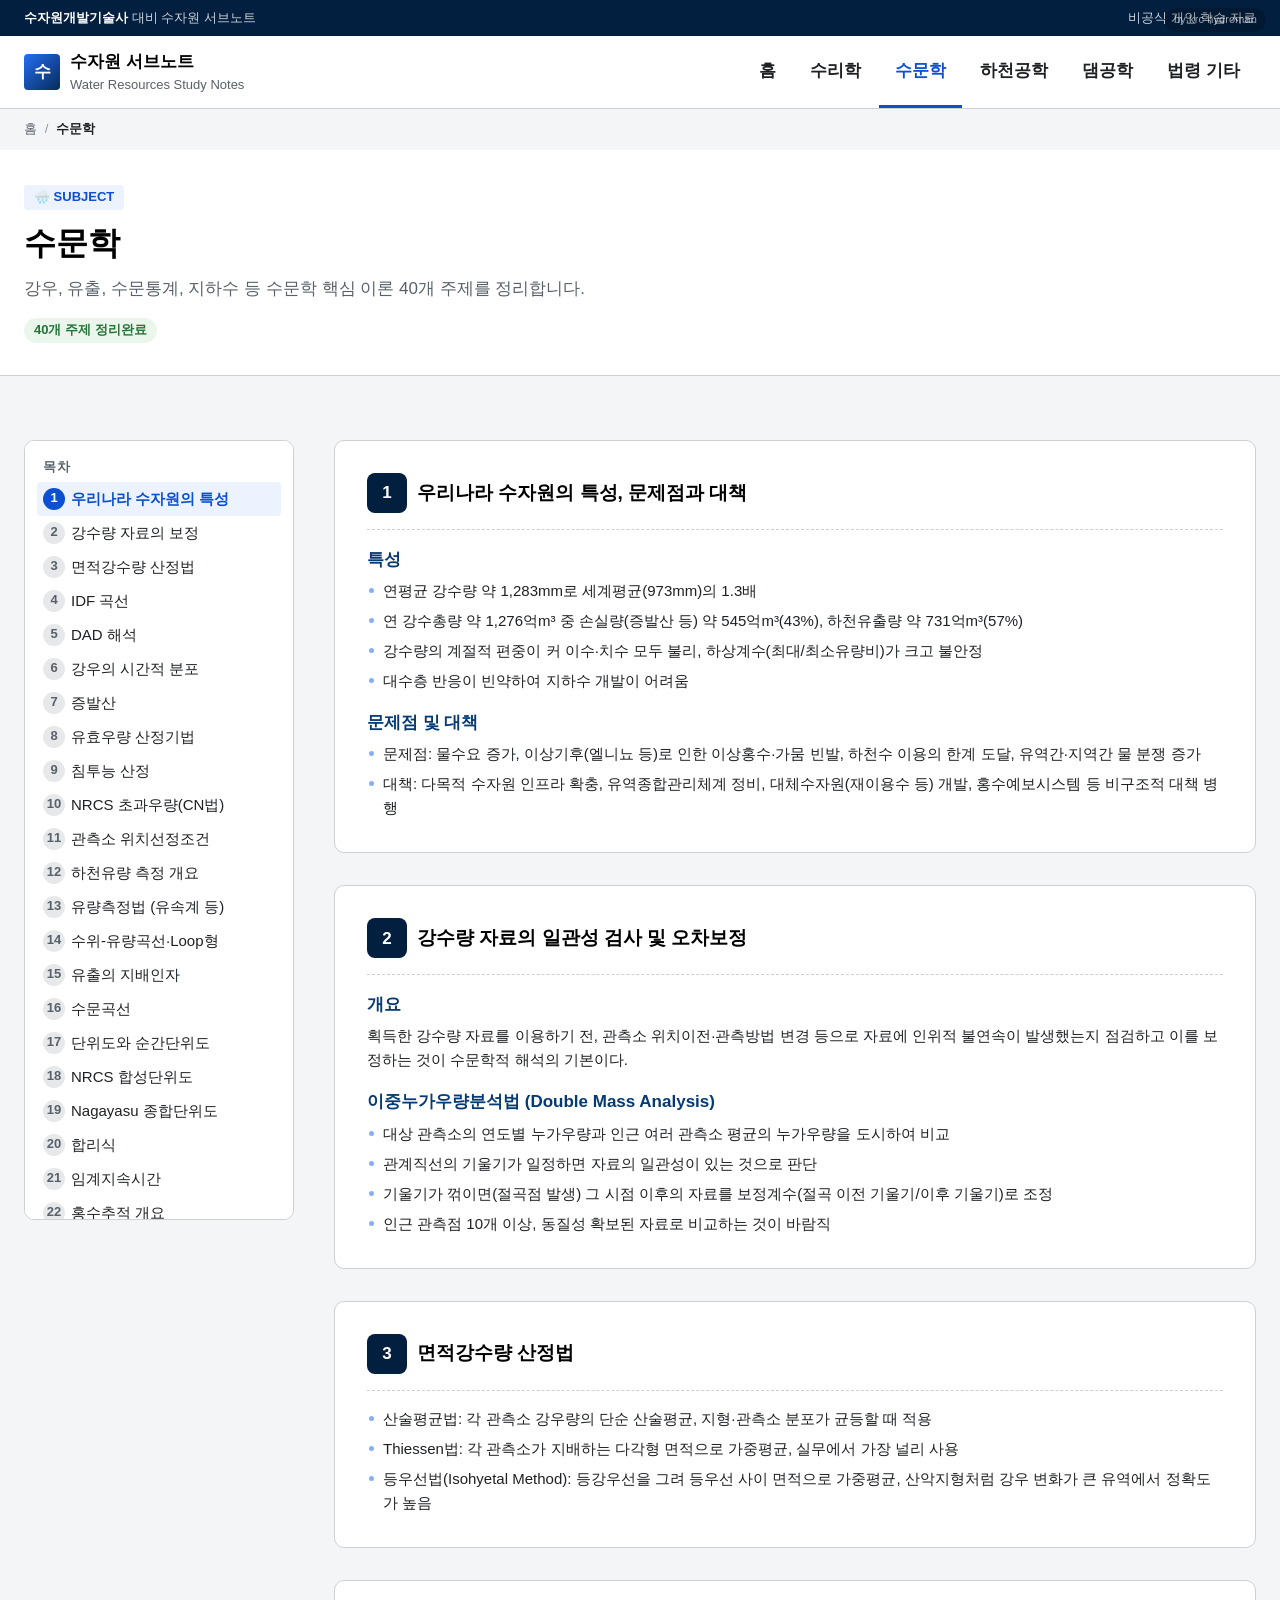
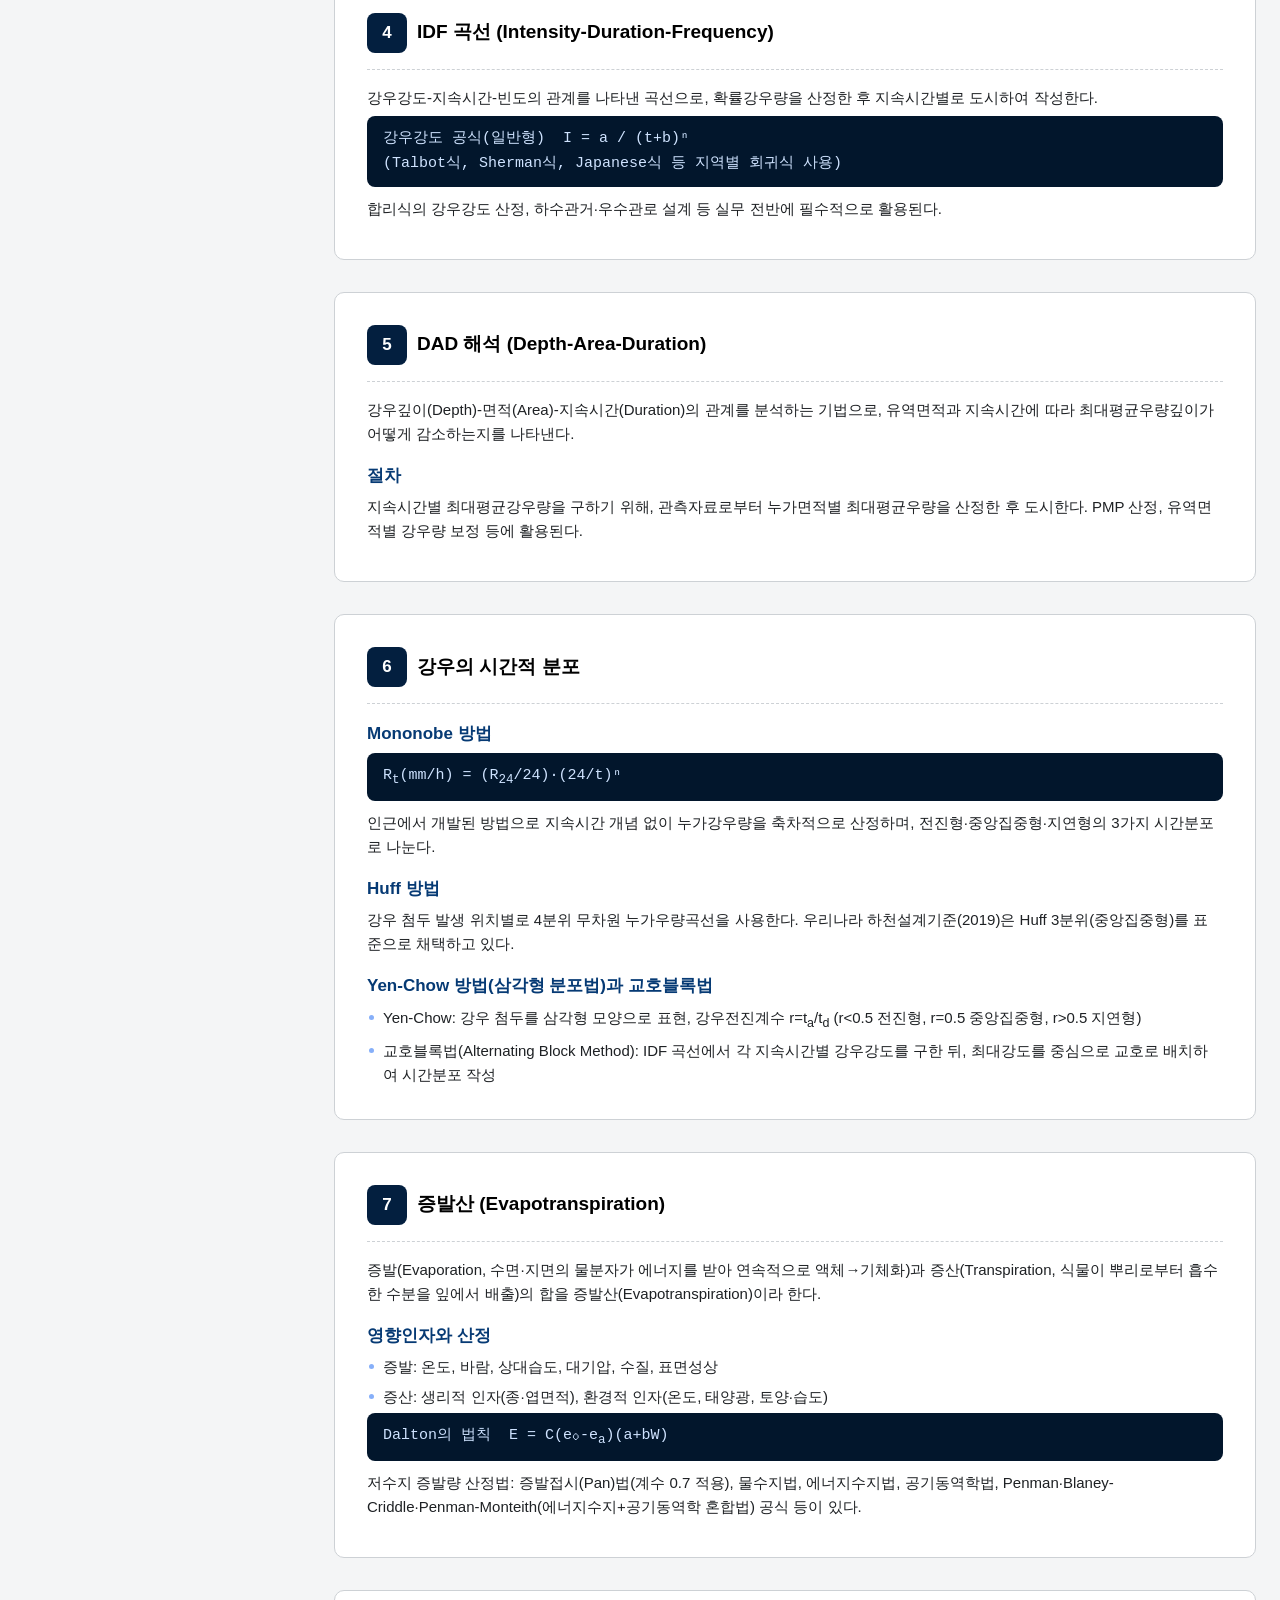
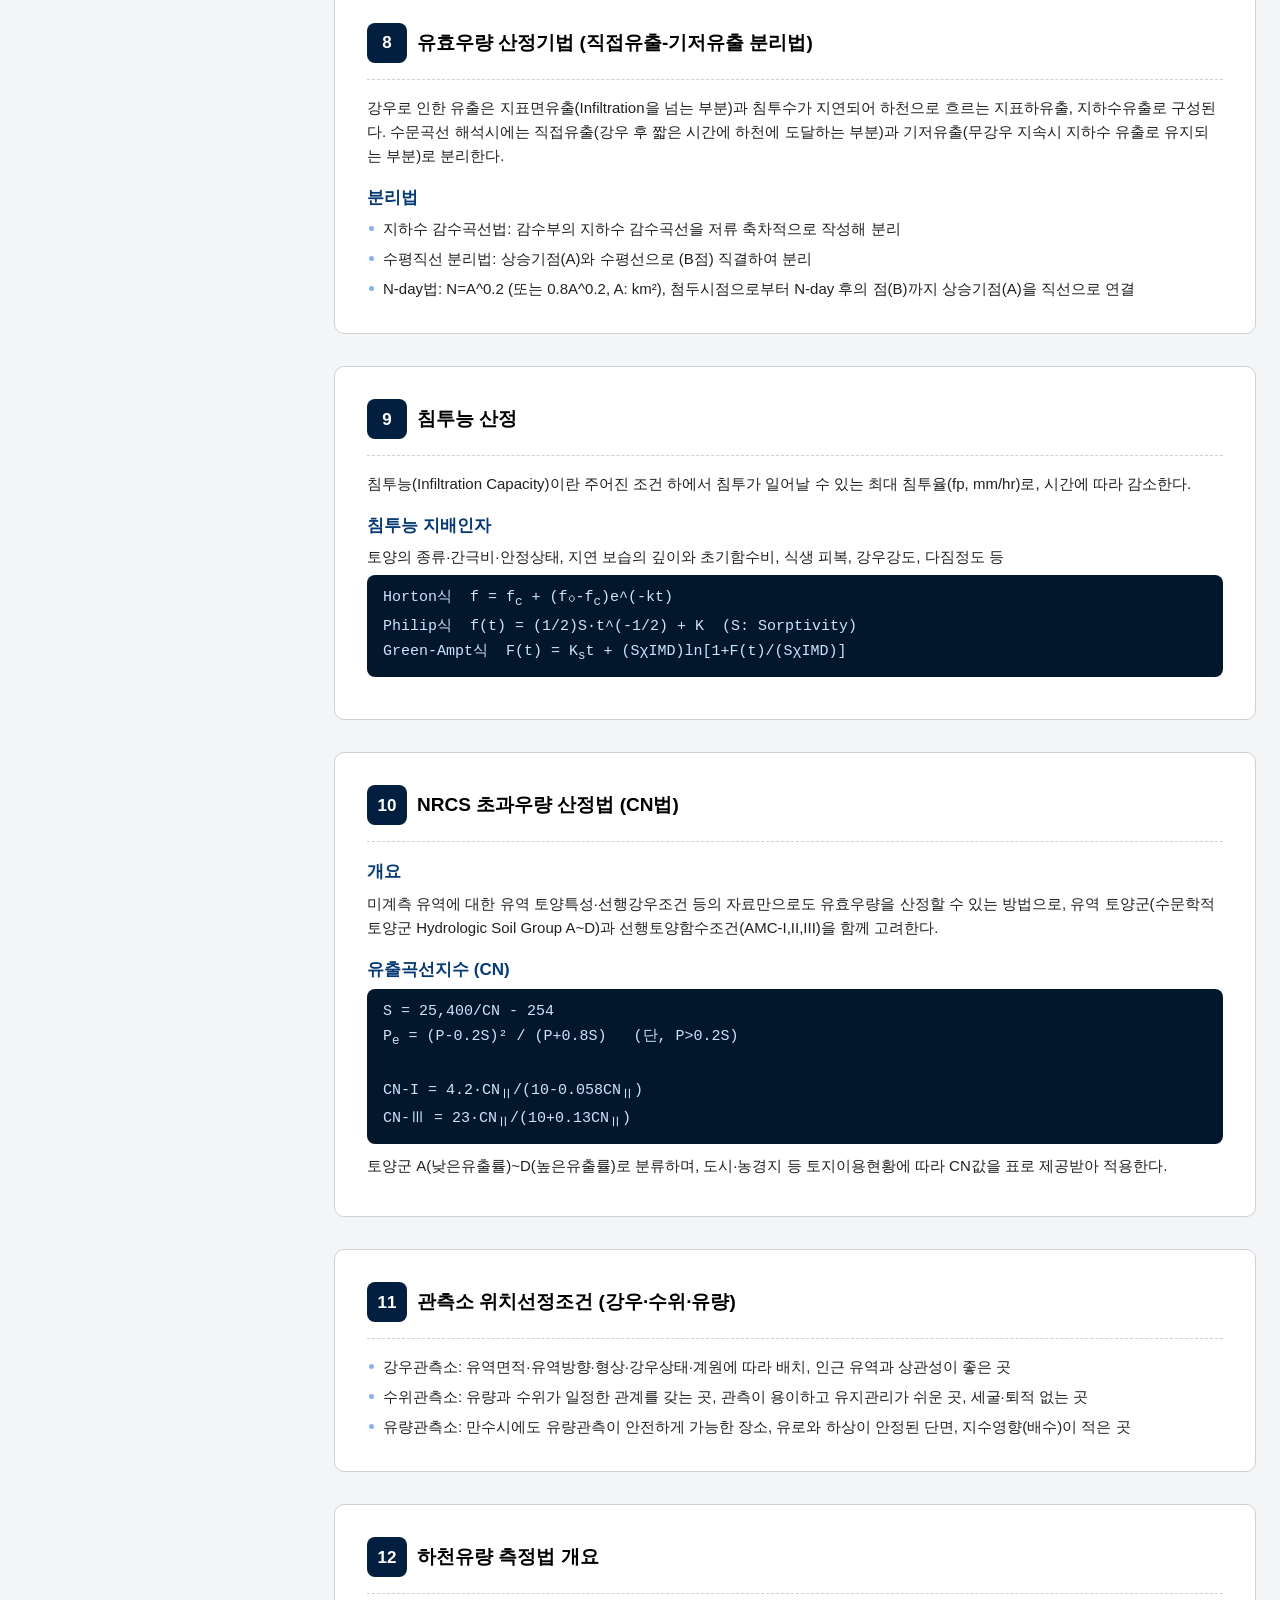
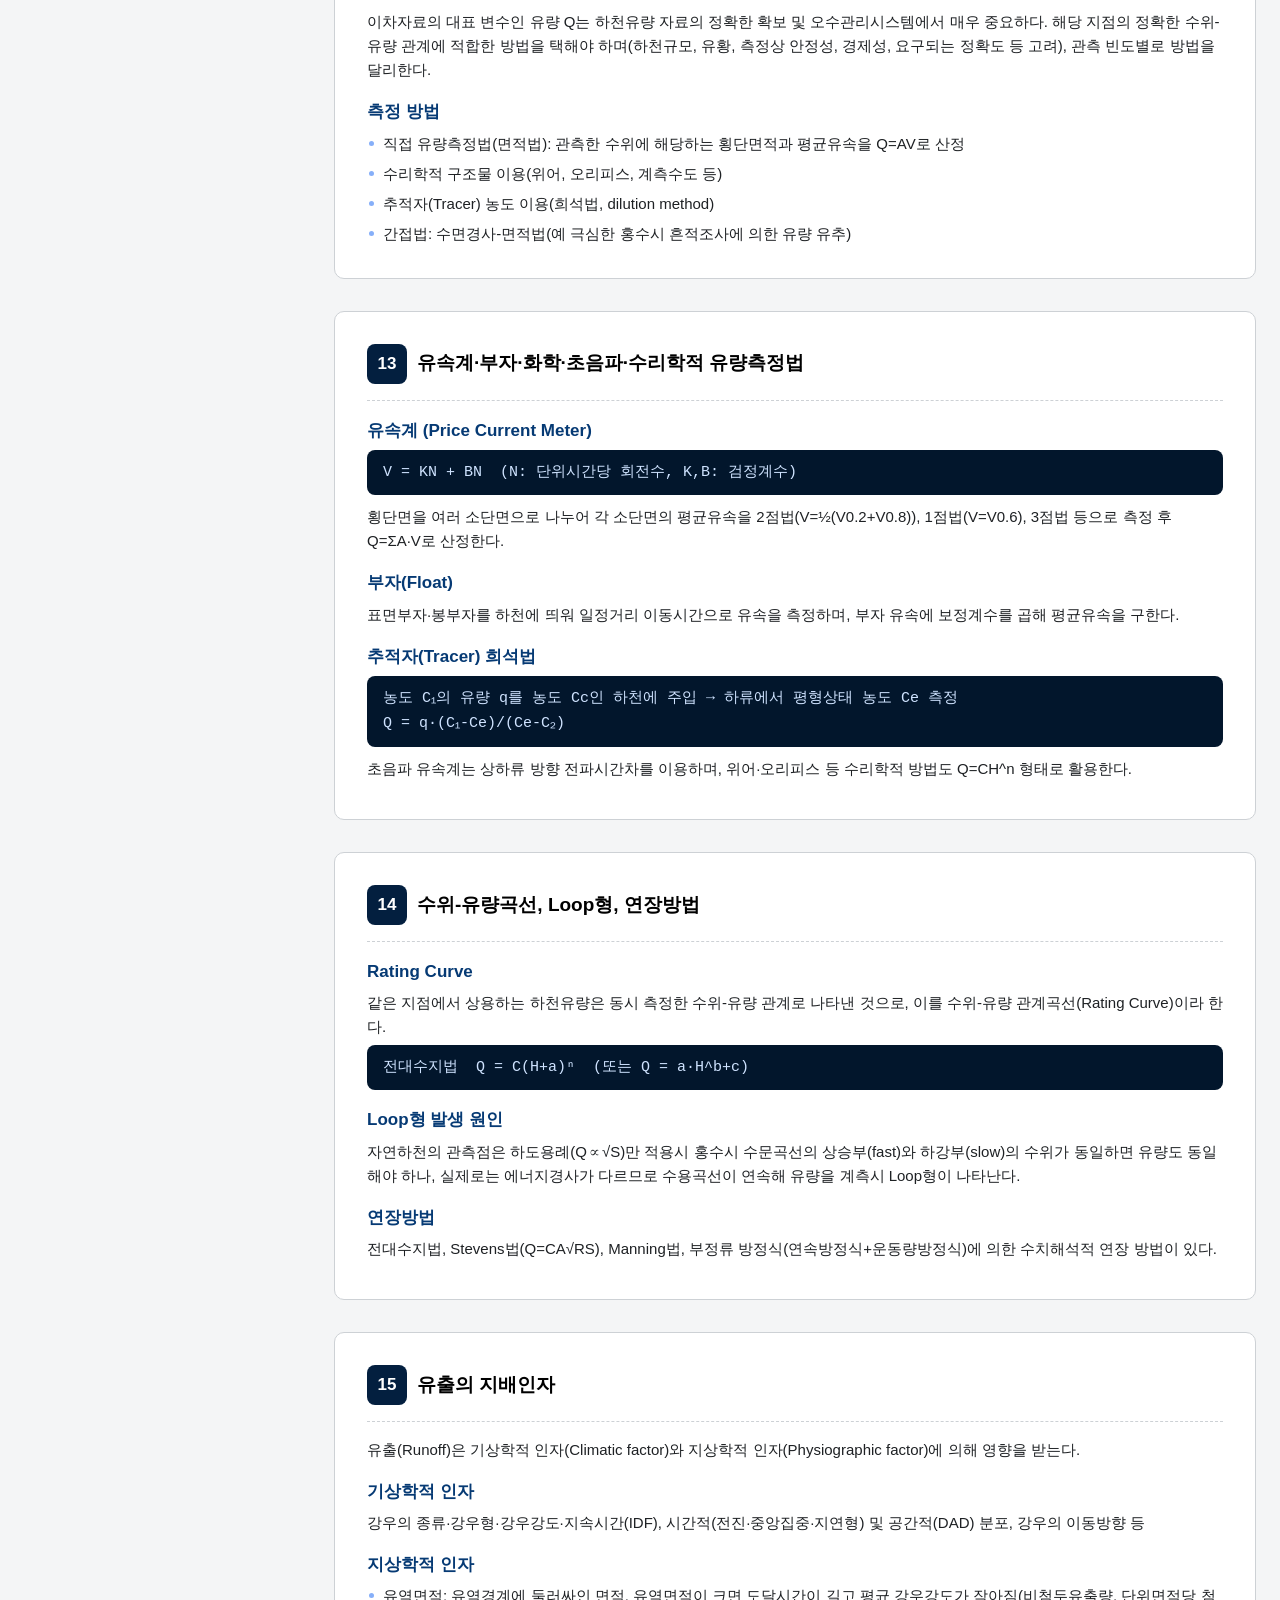
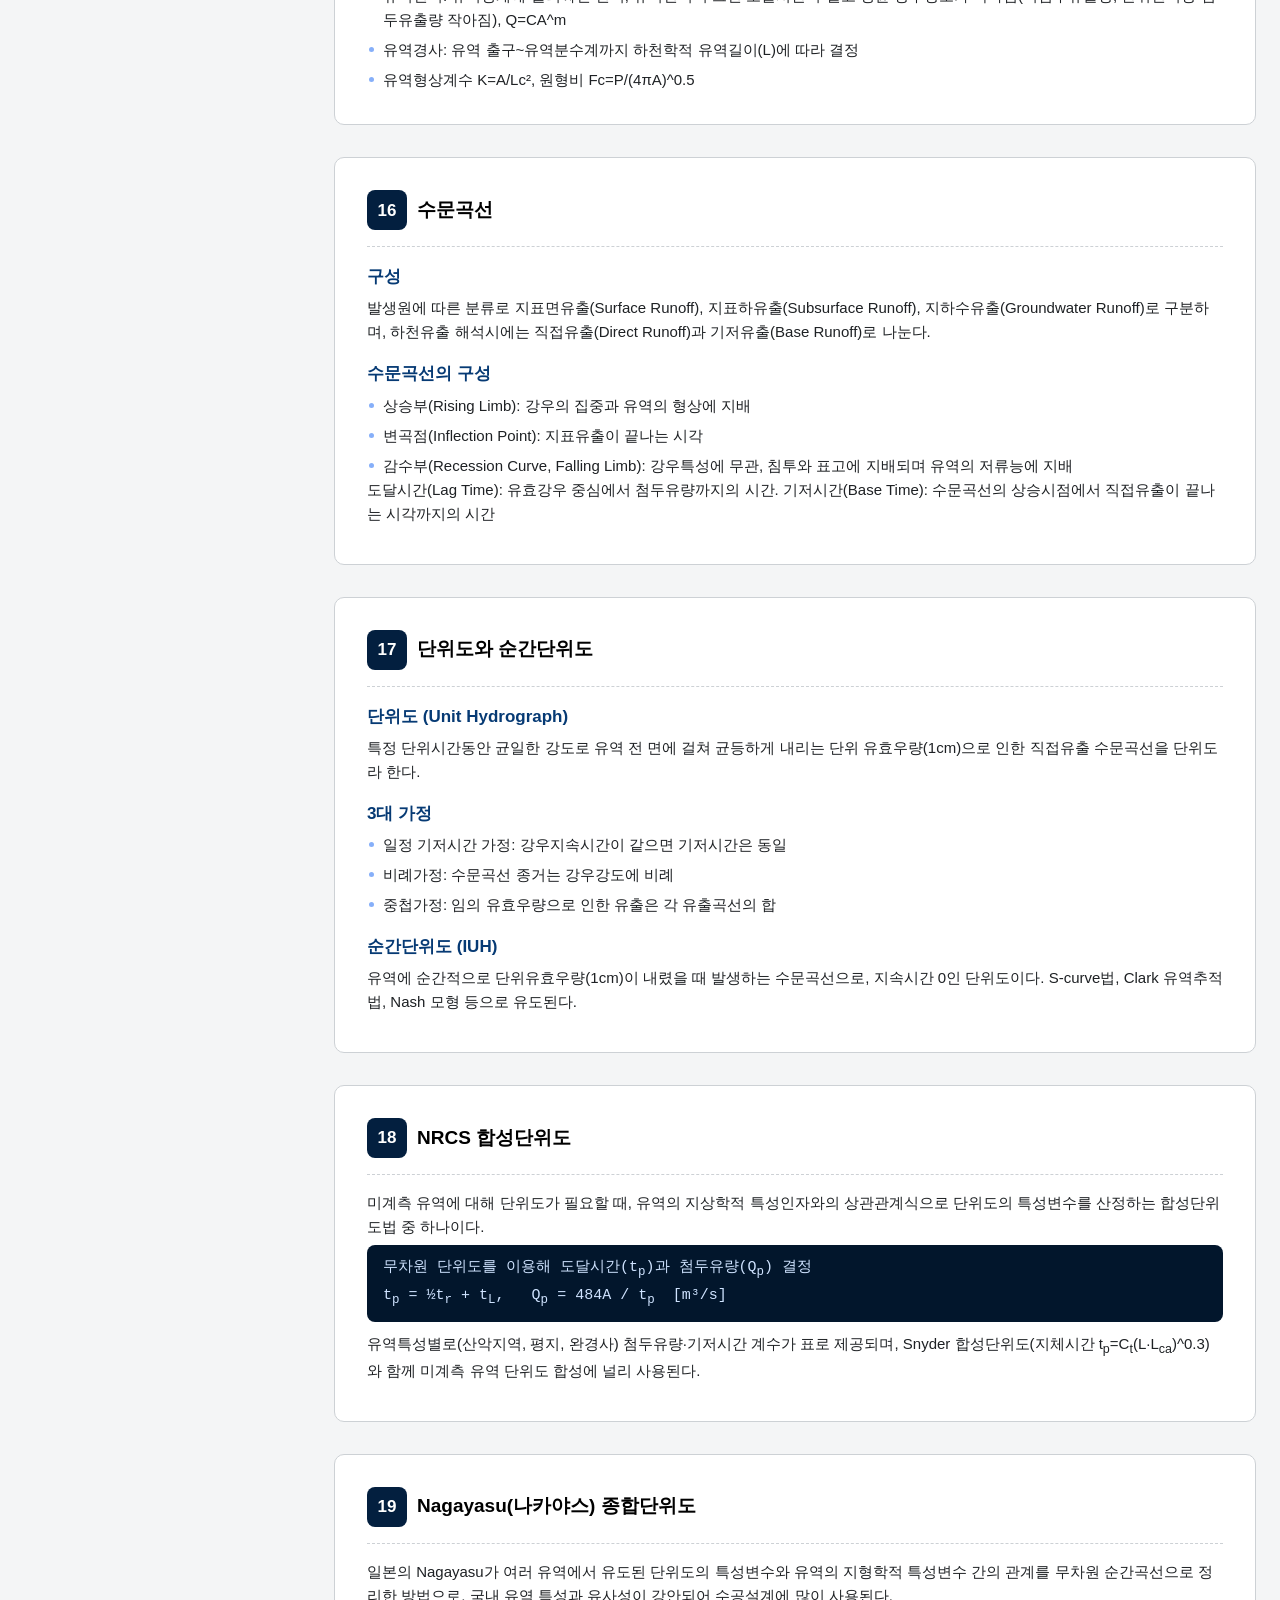
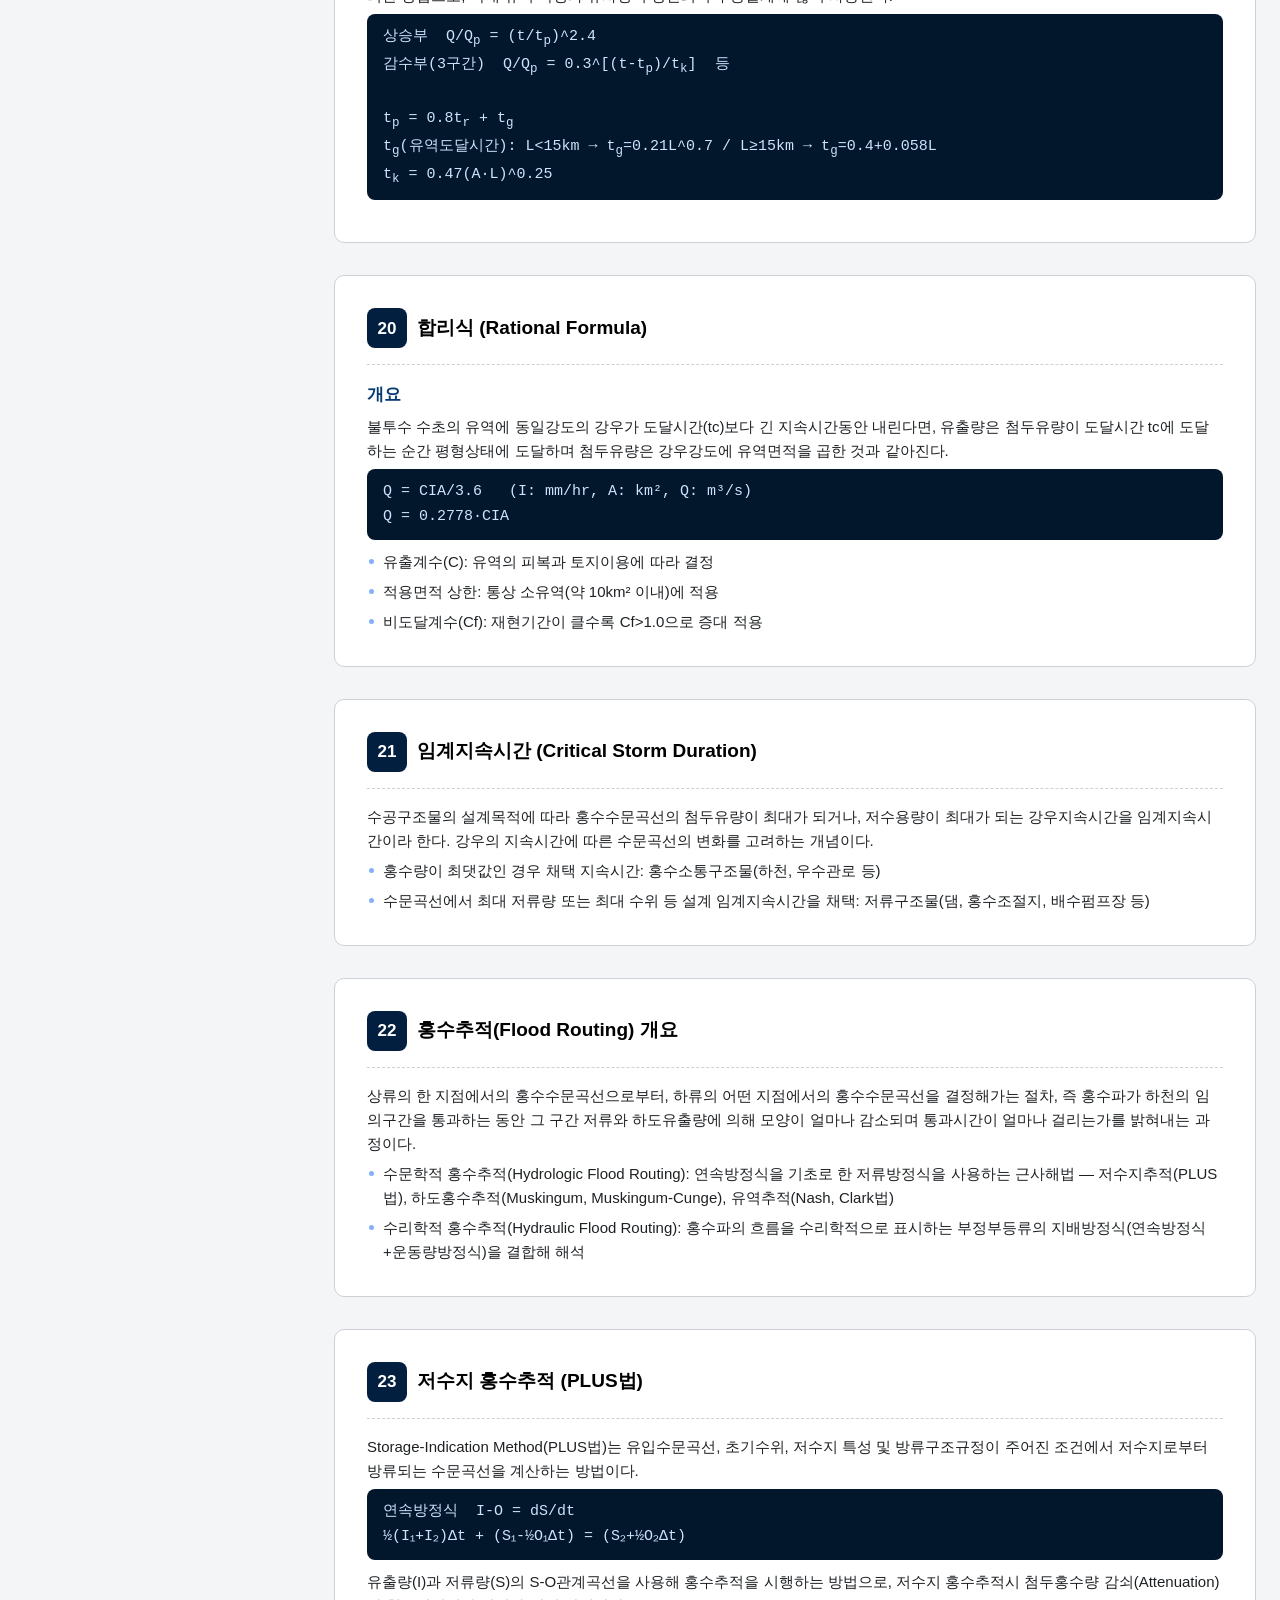
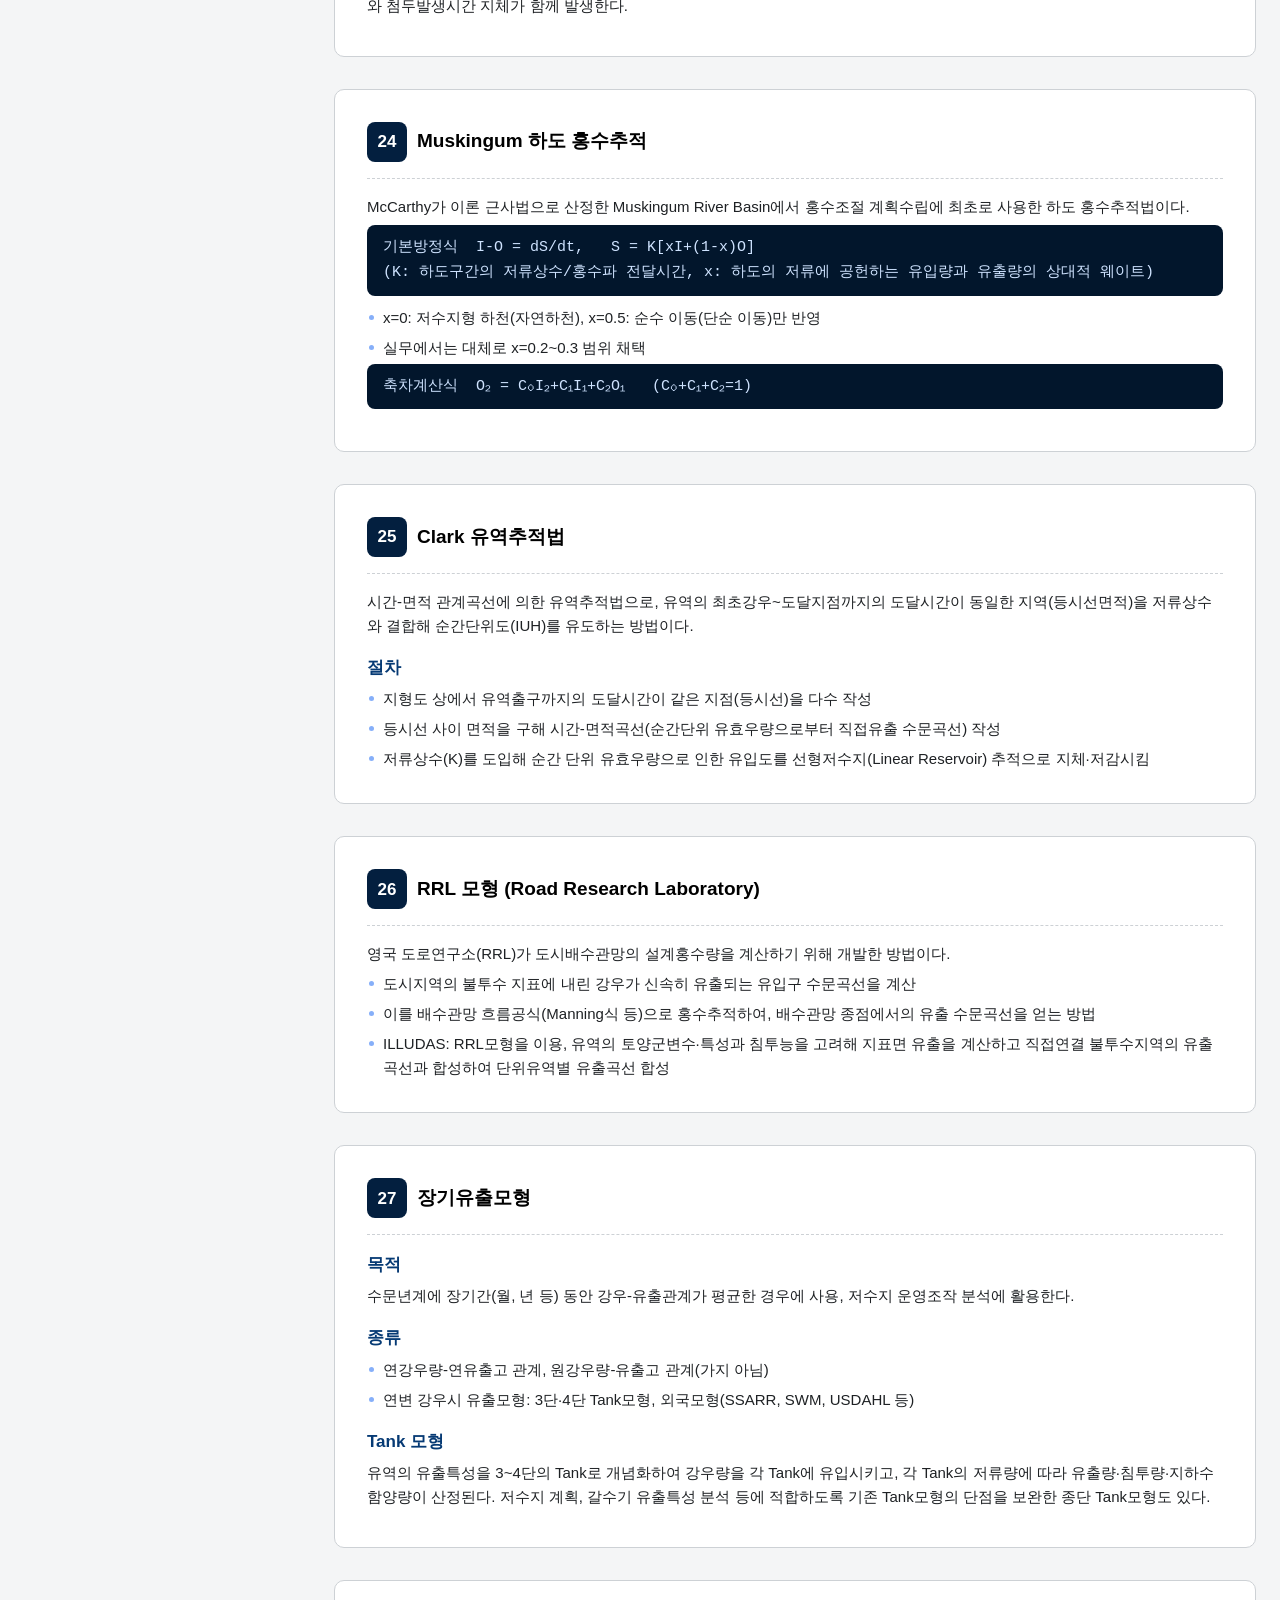
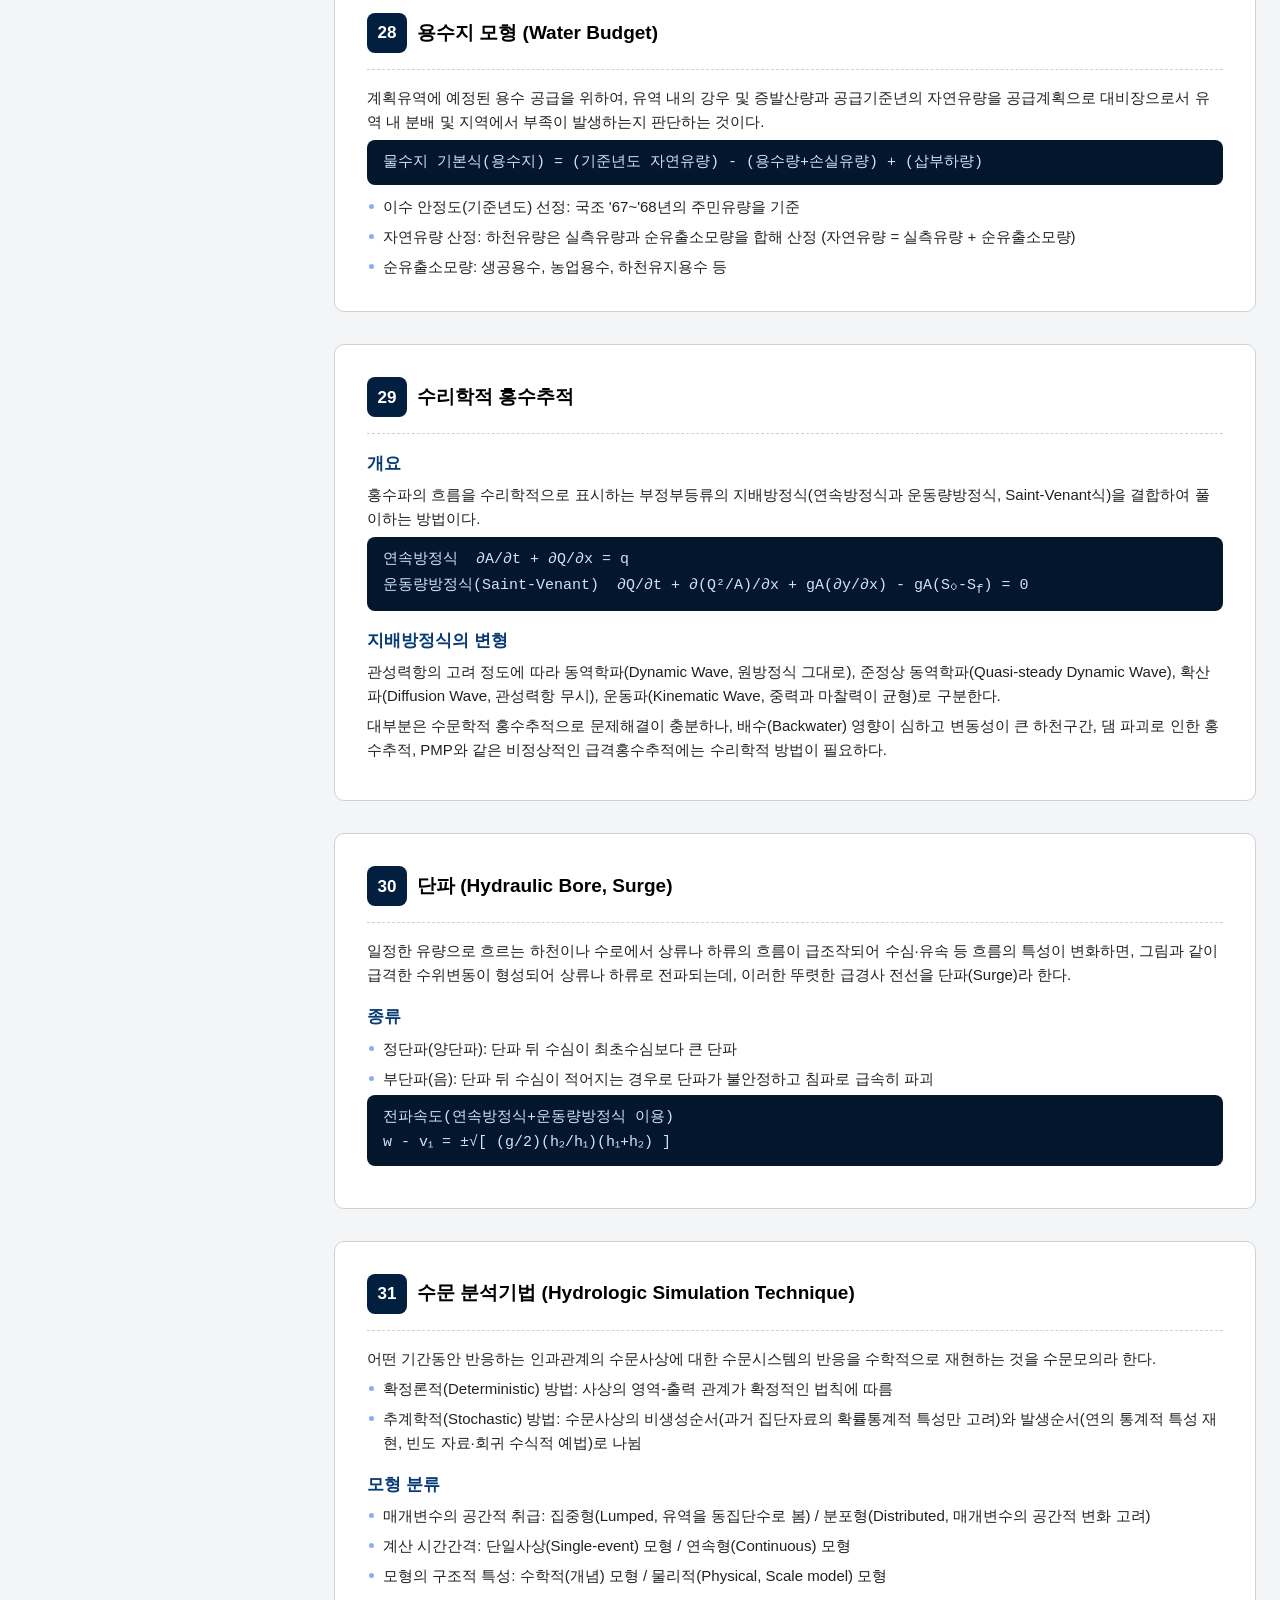
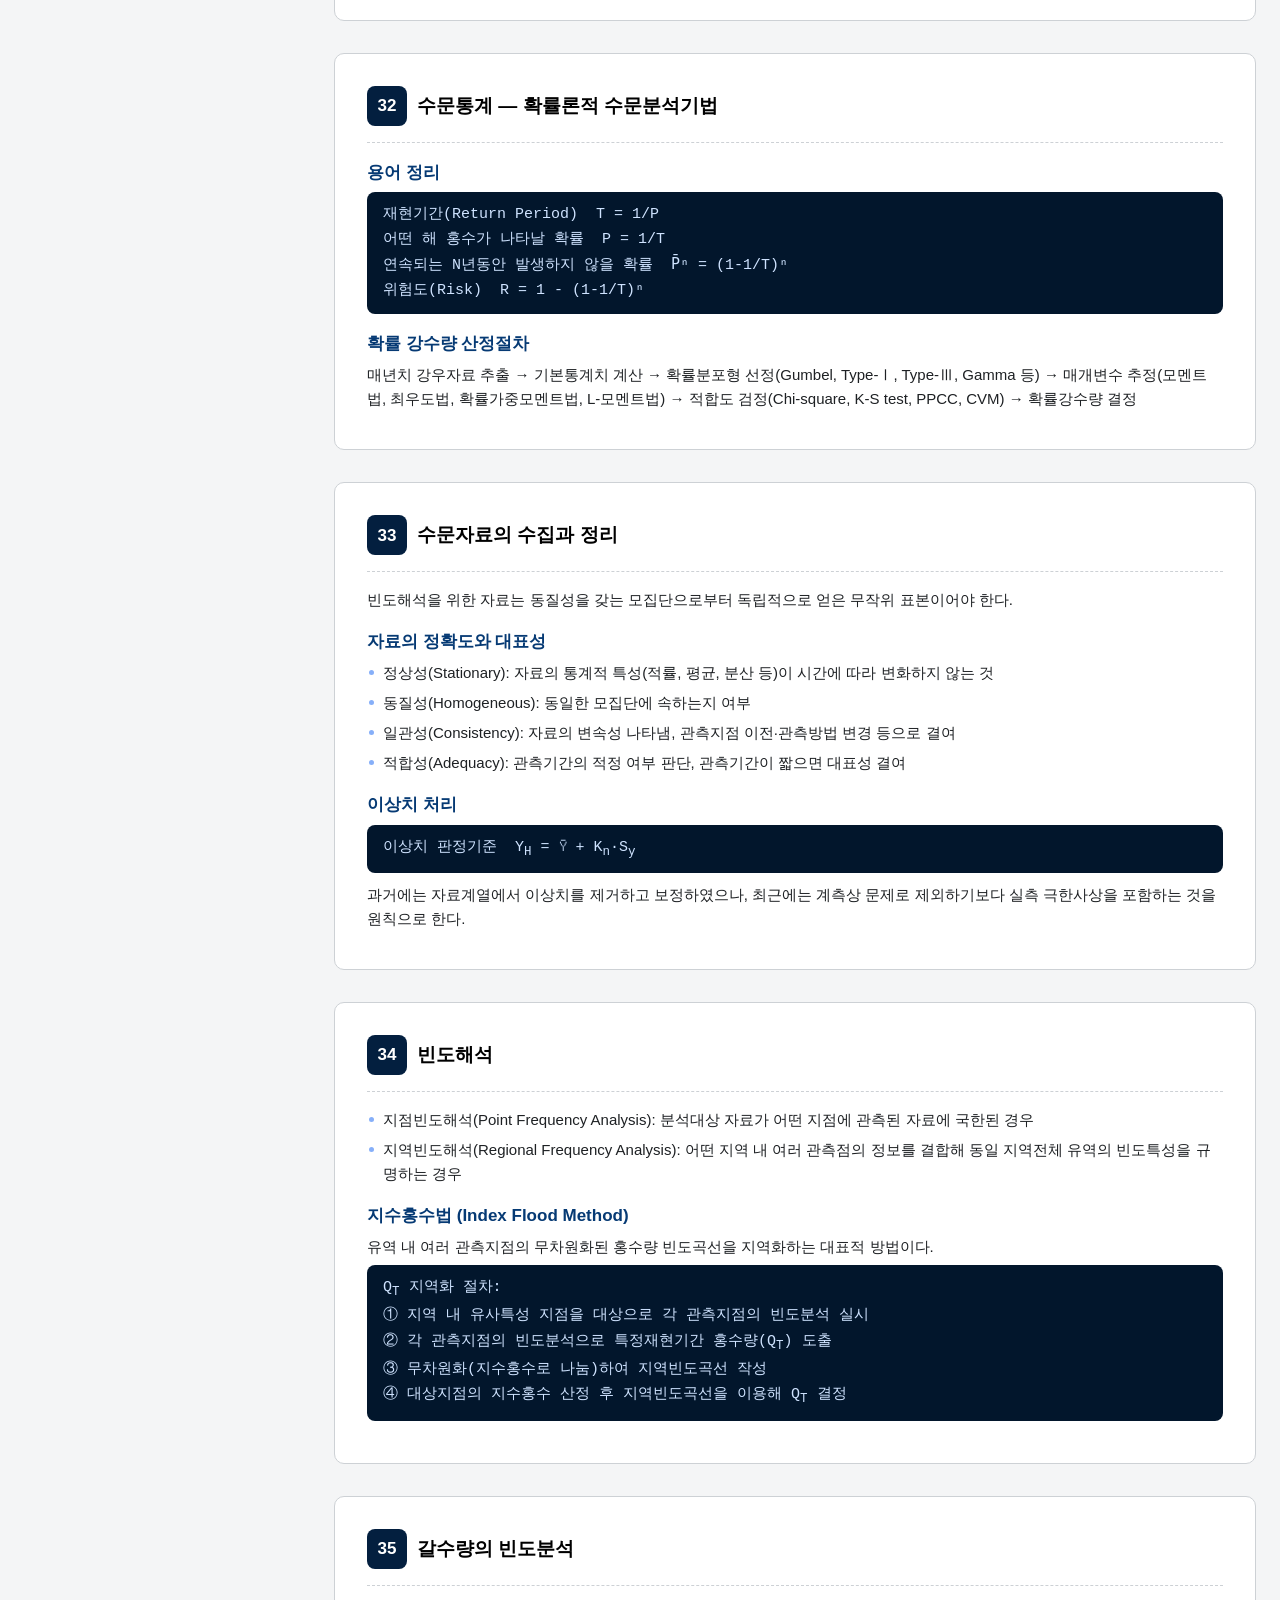
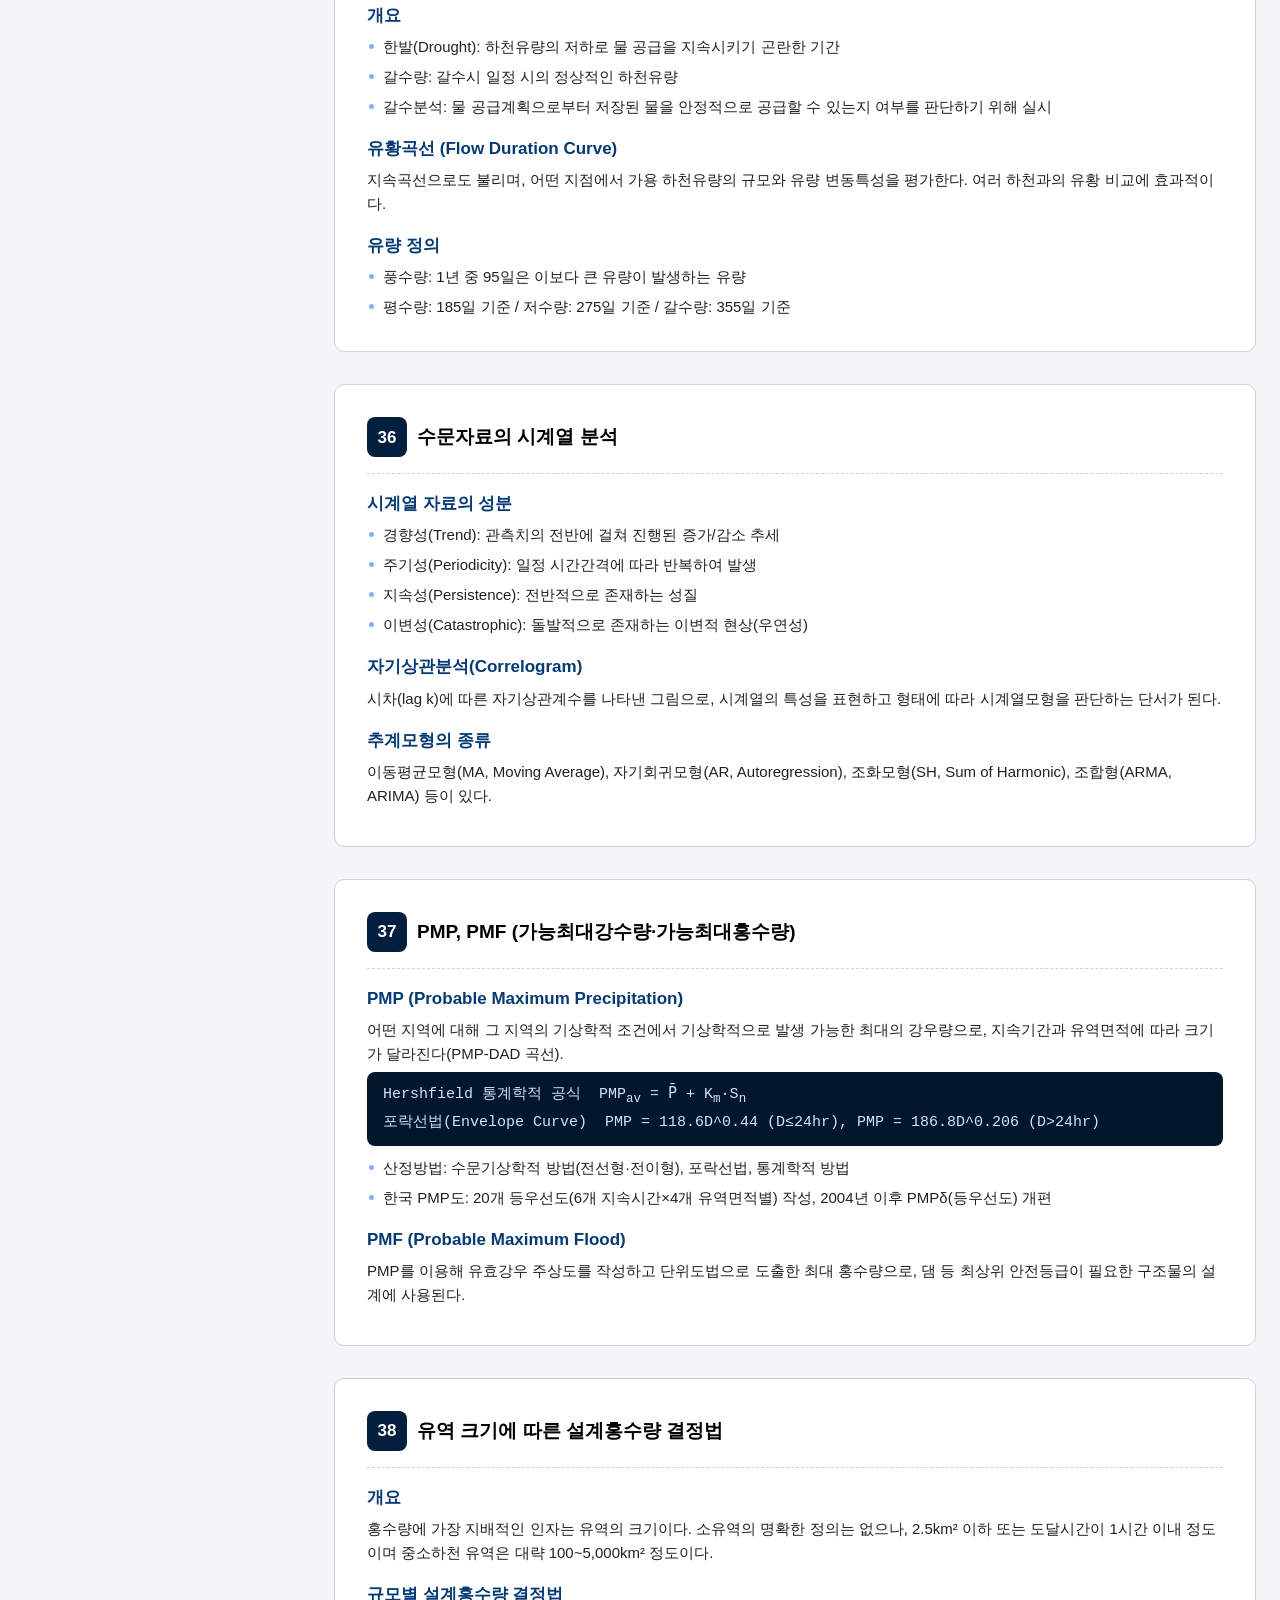
<file: web/subjects/hydrology.html>
<!DOCTYPE html>
<html lang="ko">
<head>
<meta charset="UTF-8">
<meta name="viewport" content="width=device-width, initial-scale=1.0">
<title>수문학 | 수자원 서브노트</title>
<link rel="stylesheet" href="../assets/css/tokens.css">
<link rel="stylesheet" href="../assets/css/style.css">
</head>
<body>
<span class="credit-badge">by krc hydroman</span>
<a href="#main" class="skip-link">본문 바로가기</a>

<div class="util-bar">
  <div class="container">
    <span><strong>수자원개발기술사</strong> 대비 수자원 서브노트</span>
    <span>비공식 개인 학습 자료</span>
  </div>
</div>

<header class="site-header">
  <div class="container header-inner">
    <a href="../../index.html" class="brand">
      <span class="mark">수</span>
      <span>
        수자원 서브노트
        <span class="sub">Water Resources Study Notes</span>
      </span>
    </a>
    <nav class="gnb" id="gnb">
      <a href="../../index.html">홈</a>
      <a href="hydraulics.html">수리학</a>
      <a href="hydrology.html" class="active">수문학</a>
      <a href="river.html">하천공학</a>
      <a href="dam.html">댐공학</a>
      <a href="law.html">법령 기타</a>
    </nav>
    <button class="nav-toggle" id="navToggle" aria-label="메뉴 열기" aria-expanded="false">
      <span></span>
    </button>
  </div>
</header>

<main id="main">
  <div class="container">
    <nav class="breadcrumb">
      <a href="../../index.html">홈</a>
      <span class="sep">/</span>
      <span class="current">수문학</span>
    </nav>
  </div>

  <section class="subject-hero">
    <div class="container">
      <span class="tag">🌧️ SUBJECT</span>
      <h1>수문학</h1>
      <p class="desc">강우, 유출, 수문통계, 지하수 등 수문학 핵심 이론 40개 주제를 정리합니다.</p>
      <div class="progress-row">
        <span class="progress-badge done">40개 주제 정리완료</span>
      </div>
    </div>
  </section>

  <section class="section">
    <div class="container">
      <div class="layout" style="padding-top:0;">
        <aside class="toc">
          <h4>목차</h4>
          <ul>
            <li><a href="#topic-1"><span class="n">1</span>우리나라 수자원의 특성</a></li>
            <li><a href="#topic-2"><span class="n">2</span>강수량 자료의 보정</a></li>
            <li><a href="#topic-3"><span class="n">3</span>면적강수량 산정법</a></li>
            <li><a href="#topic-4"><span class="n">4</span>IDF 곡선</a></li>
            <li><a href="#topic-5"><span class="n">5</span>DAD 해석</a></li>
            <li><a href="#topic-6"><span class="n">6</span>강우의 시간적 분포</a></li>
            <li><a href="#topic-7"><span class="n">7</span>증발산</a></li>
            <li><a href="#topic-8"><span class="n">8</span>유효우량 산정기법</a></li>
            <li><a href="#topic-9"><span class="n">9</span>침투능 산정</a></li>
            <li><a href="#topic-10"><span class="n">10</span>NRCS 초과우량(CN법)</a></li>
            <li><a href="#topic-11"><span class="n">11</span>관측소 위치선정조건</a></li>
            <li><a href="#topic-12"><span class="n">12</span>하천유량 측정 개요</a></li>
            <li><a href="#topic-13"><span class="n">13</span>유량측정법 (유속계 등)</a></li>
            <li><a href="#topic-14"><span class="n">14</span>수위-유량곡선·Loop형</a></li>
            <li><a href="#topic-15"><span class="n">15</span>유출의 지배인자</a></li>
            <li><a href="#topic-16"><span class="n">16</span>수문곡선</a></li>
            <li><a href="#topic-17"><span class="n">17</span>단위도와 순간단위도</a></li>
            <li><a href="#topic-18"><span class="n">18</span>NRCS 합성단위도</a></li>
            <li><a href="#topic-19"><span class="n">19</span>Nagayasu 종합단위도</a></li>
            <li><a href="#topic-20"><span class="n">20</span>합리식</a></li>
            <li><a href="#topic-21"><span class="n">21</span>임계지속시간</a></li>
            <li><a href="#topic-22"><span class="n">22</span>홍수추적 개요</a></li>
            <li><a href="#topic-23"><span class="n">23</span>저수지 홍수추적(PLUS법)</a></li>
            <li><a href="#topic-24"><span class="n">24</span>Muskingum 하도추적</a></li>
            <li><a href="#topic-25"><span class="n">25</span>Clark 유역추적법</a></li>
            <li><a href="#topic-26"><span class="n">26</span>RRL 모형</a></li>
            <li><a href="#topic-27"><span class="n">27</span>장기유출모형</a></li>
            <li><a href="#topic-28"><span class="n">28</span>용수지 모형</a></li>
            <li><a href="#topic-29"><span class="n">29</span>수리학적 홍수추적</a></li>
            <li><a href="#topic-30"><span class="n">30</span>단파</a></li>
            <li><a href="#topic-31"><span class="n">31</span>수문 분석기법</a></li>
            <li><a href="#topic-32"><span class="n">32</span>확률론적 수문분석기법</a></li>
            <li><a href="#topic-33"><span class="n">33</span>수문자료의 수집과 정리</a></li>
            <li><a href="#topic-34"><span class="n">34</span>빈도해석</a></li>
            <li><a href="#topic-35"><span class="n">35</span>갈수량의 빈도분석</a></li>
            <li><a href="#topic-36"><span class="n">36</span>수문자료의 시계열 분석</a></li>
            <li><a href="#topic-37"><span class="n">37</span>PMP, PMF</a></li>
            <li><a href="#topic-38"><span class="n">38</span>유역크기별 설계홍수량</a></li>
            <li><a href="#topic-39"><span class="n">39</span>지하수와 침투류</a></li>
            <li><a href="#topic-40"><span class="n">40</span>저류지 유형</a></li>
          </ul>
        </aside>

        <div class="topics">

          <div class="topic-card" id="topic-1">
            <header><span class="num">1</span><h3>우리나라 수자원의 특성, 문제점과 대책</h3></header>
            <div class="topic-body">
              <h4>특성</h4>
              <ul>
                <li>연평균 강수량 약 1,283mm로 세계평균(973mm)의 1.3배</li>
                <li>연 강수총량 약 1,276억m³ 중 손실량(증발산 등) 약 545억m³(43%), 하천유출량 약 731억m³(57%)</li>
                <li>강수량의 계절적 편중이 커 이수·치수 모두 불리, 하상계수(최대/최소유량비)가 크고 불안정</li>
                <li>대수층 반응이 빈약하여 지하수 개발이 어려움</li>
              </ul>
              <h4>문제점 및 대책</h4>
              <ul>
                <li>문제점: 물수요 증가, 이상기후(엘니뇨 등)로 인한 이상홍수·가뭄 빈발, 하천수 이용의 한계 도달, 유역간·지역간 물 분쟁 증가</li>
                <li>대책: 다목적 수자원 인프라 확충, 유역종합관리체계 정비, 대체수자원(재이용수 등) 개발, 홍수예보시스템 등 비구조적 대책 병행</li>
              </ul>
            </div>
          </div>

          <div class="topic-card" id="topic-2">
            <header><span class="num">2</span><h3>강수량 자료의 일관성 검사 및 오차보정</h3></header>
            <div class="topic-body">
              <h4>개요</h4>
              <p>획득한 강수량 자료를 이용하기 전, 관측소 위치이전·관측방법 변경 등으로 자료에 인위적 불연속이 발생했는지 점검하고 이를 보정하는 것이 수문학적 해석의 기본이다.</p>
              <h4>이중누가우량분석법 (Double Mass Analysis)</h4>
              <ul>
                <li>대상 관측소의 연도별 누가우량과 인근 여러 관측소 평균의 누가우량을 도시하여 비교</li>
                <li>관계직선의 기울기가 일정하면 자료의 일관성이 있는 것으로 판단</li>
                <li>기울기가 꺾이면(절곡점 발생) 그 시점 이후의 자료를 보정계수(절곡 이전 기울기/이후 기울기)로 조정</li>
                <li>인근 관측점 10개 이상, 동질성 확보된 자료로 비교하는 것이 바람직</li>
              </ul>
            </div>
          </div>

          <div class="topic-card" id="topic-3">
            <header><span class="num">3</span><h3>면적강수량 산정법</h3></header>
            <div class="topic-body">
              <ul>
                <li>산술평균법: 각 관측소 강우량의 단순 산술평균, 지형·관측소 분포가 균등할 때 적용</li>
                <li>Thiessen법: 각 관측소가 지배하는 다각형 면적으로 가중평균, 실무에서 가장 널리 사용</li>
                <li>등우선법(Isohyetal Method): 등강우선을 그려 등우선 사이 면적으로 가중평균, 산악지형처럼 강우 변화가 큰 유역에서 정확도가 높음</li>
              </ul>
            </div>
          </div>

          <div class="topic-card" id="topic-4">
            <header><span class="num">4</span><h3>IDF 곡선 (Intensity-Duration-Frequency)</h3></header>
            <div class="topic-body">
              <p>강우강도-지속시간-빈도의 관계를 나타낸 곡선으로, 확률강우량을 산정한 후 지속시간별로 도시하여 작성한다.</p>
              <div class="formula">강우강도 공식(일반형)  I = a / (t+b)ⁿ
(Talbot식, Sherman식, Japanese식 등 지역별 회귀식 사용)</div>
              <p>합리식의 강우강도 산정, 하수관거·우수관로 설계 등 실무 전반에 필수적으로 활용된다.</p>
            </div>
          </div>

          <div class="topic-card" id="topic-5">
            <header><span class="num">5</span><h3>DAD 해석 (Depth-Area-Duration)</h3></header>
            <div class="topic-body">
              <p>강우깊이(Depth)-면적(Area)-지속시간(Duration)의 관계를 분석하는 기법으로, 유역면적과 지속시간에 따라 최대평균우량깊이가 어떻게 감소하는지를 나타낸다.</p>
              <h4>절차</h4>
              <p>지속시간별 최대평균강우량을 구하기 위해, 관측자료로부터 누가면적별 최대평균우량을 산정한 후 도시한다. PMP 산정, 유역면적별 강우량 보정 등에 활용된다.</p>
            </div>
          </div>

          <div class="topic-card" id="topic-6">
            <header><span class="num">6</span><h3>강우의 시간적 분포</h3></header>
            <div class="topic-body">
              <h4>Mononobe 방법</h4>
              <div class="formula">R<sub>t</sub>(mm/h) = (R<sub>24</sub>/24)·(24/t)ⁿ</div>
              <p>인근에서 개발된 방법으로 지속시간 개념 없이 누가강우량을 축차적으로 산정하며, 전진형·중앙집중형·지연형의 3가지 시간분포로 나눈다.</p>
              <h4>Huff 방법</h4>
              <p>강우 첨두 발생 위치별로 4분위 무차원 누가우량곡선을 사용한다. 우리나라 하천설계기준(2019)은 Huff 3분위(중앙집중형)를 표준으로 채택하고 있다.</p>
              <h4>Yen-Chow 방법(삼각형 분포법)과 교호블록법</h4>
              <ul>
                <li>Yen-Chow: 강우 첨두를 삼각형 모양으로 표현, 강우전진계수 r=t<sub>a</sub>/t<sub>d</sub> (r&lt;0.5 전진형, r=0.5 중앙집중형, r&gt;0.5 지연형)</li>
                <li>교호블록법(Alternating Block Method): IDF 곡선에서 각 지속시간별 강우강도를 구한 뒤, 최대강도를 중심으로 교호로 배치하여 시간분포 작성</li>
              </ul>
            </div>
          </div>

          <div class="topic-card" id="topic-7">
            <header><span class="num">7</span><h3>증발산 (Evapotranspiration)</h3></header>
            <div class="topic-body">
              <p>증발(Evaporation, 수면·지면의 물분자가 에너지를 받아 연속적으로 액체→기체화)과 증산(Transpiration, 식물이 뿌리로부터 흡수한 수분을 잎에서 배출)의 합을 증발산(Evapotranspiration)이라 한다.</p>
              <h4>영향인자와 산정</h4>
              <ul>
                <li>증발: 온도, 바람, 상대습도, 대기압, 수질, 표면성상</li>
                <li>증산: 생리적 인자(종·엽면적), 환경적 인자(온도, 태양광, 토양·습도)</li>
              </ul>
              <div class="formula">Dalton의 법칙  E = C(e₀-e<sub>a</sub>)(a+bW)</div>
              <p>저수지 증발량 산정법: 증발접시(Pan)법(계수 0.7 적용), 물수지법, 에너지수지법, 공기동역학법, Penman·Blaney-Criddle·Penman-Monteith(에너지수지+공기동역학 혼합법) 공식 등이 있다.</p>
            </div>
          </div>

          <div class="topic-card" id="topic-8">
            <header><span class="num">8</span><h3>유효우량 산정기법 (직접유출-기저유출 분리법)</h3></header>
            <div class="topic-body">
              <p>강우로 인한 유출은 지표면유출(Infiltration을 넘는 부분)과 침투수가 지연되어 하천으로 흐르는 지표하유출, 지하수유출로 구성된다. 수문곡선 해석시에는 직접유출(강우 후 짧은 시간에 하천에 도달하는 부분)과 기저유출(무강우 지속시 지하수 유출로 유지되는 부분)로 분리한다.</p>
              <h4>분리법</h4>
              <ul>
                <li>지하수 감수곡선법: 감수부의 지하수 감수곡선을 저류 축차적으로 작성해 분리</li>
                <li>수평직선 분리법: 상승기점(A)와 수평선으로 (B점) 직결하여 분리</li>
                <li>N-day법: N=A^0.2 (또는 0.8A^0.2, A: km²), 첨두시점으로부터 N-day 후의 점(B)까지 상승기점(A)을 직선으로 연결</li>
              </ul>
            </div>
          </div>

          <div class="topic-card" id="topic-9">
            <header><span class="num">9</span><h3>침투능 산정</h3></header>
            <div class="topic-body">
              <p>침투능(Infiltration Capacity)이란 주어진 조건 하에서 침투가 일어날 수 있는 최대 침투율(fp, mm/hr)로, 시간에 따라 감소한다.</p>
              <h4>침투능 지배인자</h4>
              <p>토양의 종류·간극비·안정상태, 지연 보습의 깊이와 초기함수비, 식생 피복, 강우강도, 다짐정도 등</p>
              <div class="formula">Horton식  f = f<sub>c</sub> + (f₀-f<sub>c</sub>)e^(-kt)
Philip식  f(t) = (1/2)S·t^(-1/2) + K  (S: Sorptivity)
Green-Ampt식  F(t) = K<sub>s</sub>t + (SχIMD)ln[1+F(t)/(SχIMD)]</div>
            </div>
          </div>

          <div class="topic-card" id="topic-10">
            <header><span class="num">10</span><h3>NRCS 초과우량 산정법 (CN법)</h3></header>
            <div class="topic-body">
              <h4>개요</h4>
              <p>미계측 유역에 대한 유역 토양특성·선행강우조건 등의 자료만으로도 유효우량을 산정할 수 있는 방법으로, 유역 토양군(수문학적 토양군 Hydrologic Soil Group A~D)과 선행토양함수조건(AMC-I,II,III)을 함께 고려한다.</p>
              <h4>유출곡선지수 (CN)</h4>
              <div class="formula">S = 25,400/CN - 254
P<sub>e</sub> = (P-0.2S)² / (P+0.8S)   (단, P&gt;0.2S)

CN-I = 4.2·CN<sub>Ⅱ</sub>/(10-0.058CN<sub>Ⅱ</sub>)
CN-Ⅲ = 23·CN<sub>Ⅱ</sub>/(10+0.13CN<sub>Ⅱ</sub>)</div>
              <p>토양군 A(낮은유출률)~D(높은유출률)로 분류하며, 도시·농경지 등 토지이용현황에 따라 CN값을 표로 제공받아 적용한다.</p>
            </div>
          </div>

          <div class="topic-card" id="topic-11">
            <header><span class="num">11</span><h3>관측소 위치선정조건 (강우·수위·유량)</h3></header>
            <div class="topic-body">
              <ul>
                <li>강우관측소: 유역면적·유역방향·형상·강우상태·계원에 따라 배치, 인근 유역과 상관성이 좋은 곳</li>
                <li>수위관측소: 유량과 수위가 일정한 관계를 갖는 곳, 관측이 용이하고 유지관리가 쉬운 곳, 세굴·퇴적 없는 곳</li>
                <li>유량관측소: 만수시에도 유량관측이 안전하게 가능한 장소, 유로와 하상이 안정된 단면, 지수영향(배수)이 적은 곳</li>
              </ul>
            </div>
          </div>

          <div class="topic-card" id="topic-12">
            <header><span class="num">12</span><h3>하천유량 측정법 개요</h3></header>
            <div class="topic-body">
              <p>이차자료의 대표 변수인 유량 Q는 하천유량 자료의 정확한 확보 및 오수관리시스템에서 매우 중요하다. 해당 지점의 정확한 수위-유량 관계에 적합한 방법을 택해야 하며(하천규모, 유황, 측정상 안정성, 경제성, 요구되는 정확도 등 고려), 관측 빈도별로 방법을 달리한다.</p>
              <h4>측정 방법</h4>
              <ul>
                <li>직접 유량측정법(면적법): 관측한 수위에 해당하는 횡단면적과 평균유속을 Q=AV로 산정</li>
                <li>수리학적 구조물 이용(위어, 오리피스, 계측수도 등)</li>
                <li>추적자(Tracer) 농도 이용(희석법, dilution method)</li>
                <li>간접법: 수면경사-면적법(예 극심한 홍수시 흔적조사에 의한 유량 유추)</li>
              </ul>
            </div>
          </div>

          <div class="topic-card" id="topic-13">
            <header><span class="num">13</span><h3>유속계·부자·화학·초음파·수리학적 유량측정법</h3></header>
            <div class="topic-body">
              <h4>유속계 (Price Current Meter)</h4>
              <div class="formula">V = KN + BN  (N: 단위시간당 회전수, K,B: 검정계수)</div>
              <p>횡단면을 여러 소단면으로 나누어 각 소단면의 평균유속을 2점법(V=½(V0.2+V0.8)), 1점법(V=V0.6), 3점법 등으로 측정 후 Q=ΣA·V로 산정한다.</p>
              <h4>부자(Float)</h4>
              <p>표면부자·봉부자를 하천에 띄워 일정거리 이동시간으로 유속을 측정하며, 부자 유속에 보정계수를 곱해 평균유속을 구한다.</p>
              <h4>추적자(Tracer) 희석법</h4>
              <div class="formula">농도 C₁의 유량 q를 농도 Cc인 하천에 주입 → 하류에서 평형상태 농도 Ce 측정
Q = q·(C₁-Ce)/(Ce-C₂)</div>
              <p>초음파 유속계는 상하류 방향 전파시간차를 이용하며, 위어·오리피스 등 수리학적 방법도 Q=CH^n 형태로 활용한다.</p>
            </div>
          </div>

          <div class="topic-card" id="topic-14">
            <header><span class="num">14</span><h3>수위-유량곡선, Loop형, 연장방법</h3></header>
            <div class="topic-body">
              <h4>Rating Curve</h4>
              <p>같은 지점에서 상용하는 하천유량은 동시 측정한 수위-유량 관계로 나타낸 것으로, 이를 수위-유량 관계곡선(Rating Curve)이라 한다.</p>
              <div class="formula">전대수지법  Q = C(H+a)ⁿ  (또는 Q = a·H^b+c)</div>
              <h4>Loop형 발생 원인</h4>
              <p>자연하천의 관측점은 하도용례(Q∝√S)만 적용시 홍수시 수문곡선의 상승부(fast)와 하강부(slow)의 수위가 동일하면 유량도 동일해야 하나, 실제로는 에너지경사가 다르므로 수용곡선이 연속해 유량을 계측시 Loop형이 나타난다.</p>
              <h4>연장방법</h4>
              <p>전대수지법, Stevens법(Q=CA√RS), Manning법, 부정류 방정식(연속방정식+운동량방정식)에 의한 수치해석적 연장 방법이 있다.</p>
            </div>
          </div>

          <div class="topic-card" id="topic-15">
            <header><span class="num">15</span><h3>유출의 지배인자</h3></header>
            <div class="topic-body">
              <p>유출(Runoff)은 기상학적 인자(Climatic factor)와 지상학적 인자(Physiographic factor)에 의해 영향을 받는다.</p>
              <h4>기상학적 인자</h4>
              <p>강우의 종류·강우형·강우강도·지속시간(IDF), 시간적(전진·중앙집중·지연형) 및 공간적(DAD) 분포, 강우의 이동방향 등</p>
              <h4>지상학적 인자</h4>
              <ul>
                <li>유역면적: 유역경계에 둘러싸인 면적, 유역면적이 크면 도달시간이 길고 평균 강우강도가 작아짐(비첨두유출량, 단위면적당 첨두유출량 작아짐), Q=CA^m</li>
                <li>유역경사: 유역 출구~유역분수계까지 하천학적 유역길이(L)에 따라 결정</li>
                <li>유역형상계수 K=A/Lc², 원형비 Fc=P/(4πA)^0.5</li>
              </ul>
            </div>
          </div>

          <div class="topic-card" id="topic-16">
            <header><span class="num">16</span><h3>수문곡선</h3></header>
            <div class="topic-body">
              <h4>구성</h4>
              <p>발생원에 따른 분류로 지표면유출(Surface Runoff), 지표하유출(Subsurface Runoff), 지하수유출(Groundwater Runoff)로 구분하며, 하천유출 해석시에는 직접유출(Direct Runoff)과 기저유출(Base Runoff)로 나눈다.</p>
              <h4>수문곡선의 구성</h4>
              <ul>
                <li>상승부(Rising Limb): 강우의 집중과 유역의 형상에 지배</li>
                <li>변곡점(Inflection Point): 지표유출이 끝나는 시각</li>
                <li>감수부(Recession Curve, Falling Limb): 강우특성에 무관, 침투와 표고에 지배되며 유역의 저류능에 지배</li>
              </ul>
              <p>도달시간(Lag Time): 유효강우 중심에서 첨두유량까지의 시간. 기저시간(Base Time): 수문곡선의 상승시점에서 직접유출이 끝나는 시각까지의 시간</p>
            </div>
          </div>

          <div class="topic-card" id="topic-17">
            <header><span class="num">17</span><h3>단위도와 순간단위도</h3></header>
            <div class="topic-body">
              <h4>단위도 (Unit Hydrograph)</h4>
              <p>특정 단위시간동안 균일한 강도로 유역 전 면에 걸쳐 균등하게 내리는 단위 유효우량(1cm)으로 인한 직접유출 수문곡선을 단위도라 한다.</p>
              <h4>3대 가정</h4>
              <ul>
                <li>일정 기저시간 가정: 강우지속시간이 같으면 기저시간은 동일</li>
                <li>비례가정: 수문곡선 종거는 강우강도에 비례</li>
                <li>중첩가정: 임의 유효우량으로 인한 유출은 각 유출곡선의 합</li>
              </ul>
              <h4>순간단위도 (IUH)</h4>
              <p>유역에 순간적으로 단위유효우량(1cm)이 내렸을 때 발생하는 수문곡선으로, 지속시간 0인 단위도이다. S-curve법, Clark 유역추적법, Nash 모형 등으로 유도된다.</p>
            </div>
          </div>

          <div class="topic-card" id="topic-18">
            <header><span class="num">18</span><h3>NRCS 합성단위도</h3></header>
            <div class="topic-body">
              <p>미계측 유역에 대해 단위도가 필요할 때, 유역의 지상학적 특성인자와의 상관관계식으로 단위도의 특성변수를 산정하는 합성단위도법 중 하나이다.</p>
              <div class="formula">무차원 단위도를 이용해 도달시간(t<sub>p</sub>)과 첨두유량(Q<sub>p</sub>) 결정
t<sub>p</sub> = ½t<sub>r</sub> + t<sub>L</sub>,   Q<sub>p</sub> = 484A / t<sub>p</sub>  [m³/s]</div>
              <p>유역특성별로(산악지역, 평지, 완경사) 첨두유량·기저시간 계수가 표로 제공되며, Snyder 합성단위도(지체시간 t<sub>p</sub>=C<sub>t</sub>(L·L<sub>ca</sub>)^0.3)와 함께 미계측 유역 단위도 합성에 널리 사용된다.</p>
            </div>
          </div>

          <div class="topic-card" id="topic-19">
            <header><span class="num">19</span><h3>Nagayasu(나카야스) 종합단위도</h3></header>
            <div class="topic-body">
              <p>일본의 Nagayasu가 여러 유역에서 유도된 단위도의 특성변수와 유역의 지형학적 특성변수 간의 관계를 무차원 순간곡선으로 정리한 방법으로, 국내 유역 특성과 유사성이 강안되어 수공설계에 많이 사용된다.</p>
              <div class="formula">상승부  Q/Q<sub>p</sub> = (t/t<sub>p</sub>)^2.4
감수부(3구간)  Q/Q<sub>p</sub> = 0.3^[(t-t<sub>p</sub>)/t<sub>k</sub>]  등

t<sub>p</sub> = 0.8t<sub>r</sub> + t<sub>g</sub>
t<sub>g</sub>(유역도달시간): L&lt;15km → t<sub>g</sub>=0.21L^0.7 / L≥15km → t<sub>g</sub>=0.4+0.058L
t<sub>k</sub> = 0.47(A·L)^0.25</div>
            </div>
          </div>

          <div class="topic-card" id="topic-20">
            <header><span class="num">20</span><h3>합리식 (Rational Formula)</h3></header>
            <div class="topic-body">
              <h4>개요</h4>
              <p>불투수 수초의 유역에 동일강도의 강우가 도달시간(tc)보다 긴 지속시간동안 내린다면, 유출량은 첨두유량이 도달시간 tc에 도달하는 순간 평형상태에 도달하며 첨두유량은 강우강도에 유역면적을 곱한 것과 같아진다.</p>
              <div class="formula">Q = CIA/3.6   (I: mm/hr, A: km², Q: m³/s)
Q = 0.2778·CIA</div>
              <ul>
                <li>유출계수(C): 유역의 피복과 토지이용에 따라 결정</li>
                <li>적용면적 상한: 통상 소유역(약 10km² 이내)에 적용</li>
                <li>비도달계수(Cf): 재현기간이 클수록 Cf&gt;1.0으로 증대 적용</li>
              </ul>
            </div>
          </div>

          <div class="topic-card" id="topic-21">
            <header><span class="num">21</span><h3>임계지속시간 (Critical Storm Duration)</h3></header>
            <div class="topic-body">
              <p>수공구조물의 설계목적에 따라 홍수수문곡선의 첨두유량이 최대가 되거나, 저수용량이 최대가 되는 강우지속시간을 임계지속시간이라 한다. 강우의 지속시간에 따른 수문곡선의 변화를 고려하는 개념이다.</p>
              <ul>
                <li>홍수량이 최댓값인 경우 채택 지속시간: 홍수소통구조물(하천, 우수관로 등)</li>
                <li>수문곡선에서 최대 저류량 또는 최대 수위 등 설계 임계지속시간을 채택: 저류구조물(댐, 홍수조절지, 배수펌프장 등)</li>
              </ul>
            </div>
          </div>

          <div class="topic-card" id="topic-22">
            <header><span class="num">22</span><h3>홍수추적(Flood Routing) 개요</h3></header>
            <div class="topic-body">
              <p>상류의 한 지점에서의 홍수수문곡선으로부터, 하류의 어떤 지점에서의 홍수수문곡선을 결정해가는 절차, 즉 홍수파가 하천의 임의구간을 통과하는 동안 그 구간 저류와 하도유출량에 의해 모양이 얼마나 감소되며 통과시간이 얼마나 걸리는가를 밝혀내는 과정이다.</p>
              <ul>
                <li>수문학적 홍수추적(Hydrologic Flood Routing): 연속방정식을 기초로 한 저류방정식을 사용하는 근사해법 — 저수지추적(PLUS법), 하도홍수추적(Muskingum, Muskingum-Cunge), 유역추적(Nash, Clark법)</li>
                <li>수리학적 홍수추적(Hydraulic Flood Routing): 홍수파의 흐름을 수리학적으로 표시하는 부정부등류의 지배방정식(연속방정식+운동량방정식)을 결합해 해석</li>
              </ul>
            </div>
          </div>

          <div class="topic-card" id="topic-23">
            <header><span class="num">23</span><h3>저수지 홍수추적 (PLUS법)</h3></header>
            <div class="topic-body">
              <p>Storage-Indication Method(PLUS법)는 유입수문곡선, 초기수위, 저수지 특성 및 방류구조규정이 주어진 조건에서 저수지로부터 방류되는 수문곡선을 계산하는 방법이다.</p>
              <div class="formula">연속방정식  I-O = dS/dt
½(I₁+I₂)Δt + (S₁-½O₁Δt) = (S₂+½O₂Δt)</div>
              <p>유출량(I)과 저류량(S)의 S-O관계곡선을 사용해 홍수추적을 시행하는 방법으로, 저수지 홍수추적시 첨두홍수량 감쇠(Attenuation)와 첨두발생시간 지체가 함께 발생한다.</p>
            </div>
          </div>

          <div class="topic-card" id="topic-24">
            <header><span class="num">24</span><h3>Muskingum 하도 홍수추적</h3></header>
            <div class="topic-body">
              <p>McCarthy가 이론 근사법으로 산정한 Muskingum River Basin에서 홍수조절 계획수립에 최초로 사용한 하도 홍수추적법이다.</p>
              <div class="formula">기본방정식  I-O = dS/dt,   S = K[xI+(1-x)O]
(K: 하도구간의 저류상수/홍수파 전달시간, x: 하도의 저류에 공헌하는 유입량과 유출량의 상대적 웨이트)</div>
              <ul>
                <li>x=0: 저수지형 하천(자연하천), x=0.5: 순수 이동(단순 이동)만 반영</li>
                <li>실무에서는 대체로 x=0.2~0.3 범위 채택</li>
              </ul>
              <div class="formula">축차계산식  O₂ = C₀I₂+C₁I₁+C₂O₁   (C₀+C₁+C₂=1)</div>
            </div>
          </div>

          <div class="topic-card" id="topic-25">
            <header><span class="num">25</span><h3>Clark 유역추적법</h3></header>
            <div class="topic-body">
              <p>시간-면적 관계곡선에 의한 유역추적법으로, 유역의 최초강우~도달지점까지의 도달시간이 동일한 지역(등시선면적)을 저류상수와 결합해 순간단위도(IUH)를 유도하는 방법이다.</p>
              <h4>절차</h4>
              <ul>
                <li>지형도 상에서 유역출구까지의 도달시간이 같은 지점(등시선)을 다수 작성</li>
                <li>등시선 사이 면적을 구해 시간-면적곡선(순간단위 유효우량으로부터 직접유출 수문곡선) 작성</li>
                <li>저류상수(K)를 도입해 순간 단위 유효우량으로 인한 유입도를 선형저수지(Linear Reservoir) 추적으로 지체·저감시킴</li>
              </ul>
            </div>
          </div>

          <div class="topic-card" id="topic-26">
            <header><span class="num">26</span><h3>RRL 모형 (Road Research Laboratory)</h3></header>
            <div class="topic-body">
              <p>영국 도로연구소(RRL)가 도시배수관망의 설계홍수량을 계산하기 위해 개발한 방법이다.</p>
              <ul>
                <li>도시지역의 불투수 지표에 내린 강우가 신속히 유출되는 유입구 수문곡선을 계산</li>
                <li>이를 배수관망 흐름공식(Manning식 등)으로 홍수추적하여, 배수관망 종점에서의 유출 수문곡선을 얻는 방법</li>
                <li>ILLUDAS: RRL모형을 이용, 유역의 토양군변수·특성과 침투능을 고려해 지표면 유출을 계산하고 직접연결 불투수지역의 유출곡선과 합성하여 단위유역별 유출곡선 합성</li>
              </ul>
            </div>
          </div>

          <div class="topic-card" id="topic-27">
            <header><span class="num">27</span><h3>장기유출모형</h3></header>
            <div class="topic-body">
              <h4>목적</h4>
              <p>수문년계에 장기간(월, 년 등) 동안 강우-유출관계가 평균한 경우에 사용, 저수지 운영조작 분석에 활용한다.</p>
              <h4>종류</h4>
              <ul>
                <li>연강우량-연유출고 관계, 원강우량-유출고 관계(가지 아님)</li>
                <li>연변 강우시 유출모형: 3단·4단 Tank모형, 외국모형(SSARR, SWM, USDAHL 등)</li>
              </ul>
              <h4>Tank 모형</h4>
              <p>유역의 유출특성을 3~4단의 Tank로 개념화하여 강우량을 각 Tank에 유입시키고, 각 Tank의 저류량에 따라 유출량·침투량·지하수 함양량이 산정된다. 저수지 계획, 갈수기 유출특성 분석 등에 적합하도록 기존 Tank모형의 단점을 보완한 종단 Tank모형도 있다.</p>
            </div>
          </div>

          <div class="topic-card" id="topic-28">
            <header><span class="num">28</span><h3>용수지 모형 (Water Budget)</h3></header>
            <div class="topic-body">
              <p>계획유역에 예정된 용수 공급을 위하여, 유역 내의 강우 및 증발산량과 공급기준년의 자연유량을 공급계획으로 대비장으로서 유역 내 분배 및 지역에서 부족이 발생하는지 판단하는 것이다.</p>
              <div class="formula">물수지 기본식(용수지) = (기준년도 자연유량) - (용수량+손실유량) + (삽부하량)</div>
              <ul>
                <li>이수 안정도(기준년도) 선정: 국조 '67~'68년의 주민유량을 기준</li>
                <li>자연유량 산정: 하천유량은 실측유량과 순유출소모량을 합해 산정 (자연유량 = 실측유량 + 순유출소모량)</li>
                <li>순유출소모량: 생공용수, 농업용수, 하천유지용수 등</li>
              </ul>
            </div>
          </div>

          <div class="topic-card" id="topic-29">
            <header><span class="num">29</span><h3>수리학적 홍수추적</h3></header>
            <div class="topic-body">
              <h4>개요</h4>
              <p>홍수파의 흐름을 수리학적으로 표시하는 부정부등류의 지배방정식(연속방정식과 운동량방정식, Saint-Venant식)을 결합하여 풀이하는 방법이다.</p>
              <div class="formula">연속방정식  ∂A/∂t + ∂Q/∂x = q
운동량방정식(Saint-Venant)  ∂Q/∂t + ∂(Q²/A)/∂x + gA(∂y/∂x) - gA(S₀-S<sub>f</sub>) = 0</div>
              <h4>지배방정식의 변형</h4>
              <p>관성력항의 고려 정도에 따라 동역학파(Dynamic Wave, 원방정식 그대로), 준정상 동역학파(Quasi-steady Dynamic Wave), 확산파(Diffusion Wave, 관성력항 무시), 운동파(Kinematic Wave, 중력과 마찰력이 균형)로 구분한다.</p>
              <p>대부분은 수문학적 홍수추적으로 문제해결이 충분하나, 배수(Backwater) 영향이 심하고 변동성이 큰 하천구간, 댐 파괴로 인한 홍수추적, PMP와 같은 비정상적인 급격홍수추적에는 수리학적 방법이 필요하다.</p>
            </div>
          </div>

          <div class="topic-card" id="topic-30">
            <header><span class="num">30</span><h3>단파 (Hydraulic Bore, Surge)</h3></header>
            <div class="topic-body">
              <p>일정한 유량으로 흐르는 하천이나 수로에서 상류나 하류의 흐름이 급조작되어 수심·유속 등 흐름의 특성이 변화하면, 그림과 같이 급격한 수위변동이 형성되어 상류나 하류로 전파되는데, 이러한 뚜렷한 급경사 전선을 단파(Surge)라 한다.</p>
              <h4>종류</h4>
              <ul>
                <li>정단파(양단파): 단파 뒤 수심이 최초수심보다 큰 단파</li>
                <li>부단파(음): 단파 뒤 수심이 적어지는 경우로 단파가 불안정하고 침파로 급속히 파괴</li>
              </ul>
              <div class="formula">전파속도(연속방정식+운동량방정식 이용)
w - v₁ = ±√[ (g/2)(h₂/h₁)(h₁+h₂) ]</div>
            </div>
          </div>

          <div class="topic-card" id="topic-31">
            <header><span class="num">31</span><h3>수문 분석기법 (Hydrologic Simulation Technique)</h3></header>
            <div class="topic-body">
              <p>어떤 기간동안 반응하는 인과관계의 수문사상에 대한 수문시스템의 반응을 수학적으로 재현하는 것을 수문모의라 한다.</p>
              <ul>
                <li>확정론적(Deterministic) 방법: 사상의 영역-출력 관계가 확정적인 법칙에 따름</li>
                <li>추계학적(Stochastic) 방법: 수문사상의 비생성순서(과거 집단자료의 확률통계적 특성만 고려)와 발생순서(연의 통계적 특성 재현, 빈도 자료·회귀 수식적 예법)로 나뉨</li>
              </ul>
              <h4>모형 분류</h4>
              <ul>
                <li>매개변수의 공간적 취급: 집중형(Lumped, 유역을 동집단수로 봄) / 분포형(Distributed, 매개변수의 공간적 변화 고려)</li>
                <li>계산 시간간격: 단일사상(Single-event) 모형 / 연속형(Continuous) 모형</li>
                <li>모형의 구조적 특성: 수학적(개념) 모형 / 물리적(Physical, Scale model) 모형</li>
              </ul>
            </div>
          </div>

          <div class="topic-card" id="topic-32">
            <header><span class="num">32</span><h3>수문통계 — 확률론적 수문분석기법</h3></header>
            <div class="topic-body">
              <h4>용어 정리</h4>
              <div class="formula">재현기간(Return Period)  T = 1/P
어떤 해 홍수가 나타날 확률  P = 1/T
연속되는 N년동안 발생하지 않을 확률  P̄ⁿ = (1-1/T)ⁿ
위험도(Risk)  R = 1 - (1-1/T)ⁿ</div>
              <h4>확률 강수량 산정절차</h4>
              <p>매년치 강우자료 추출 → 기본통계치 계산 → 확률분포형 선정(Gumbel, Type-Ⅰ, Type-Ⅲ, Gamma 등) → 매개변수 추정(모멘트법, 최우도법, 확률가중모멘트법, L-모멘트법) → 적합도 검정(Chi-square, K-S test, PPCC, CVM) → 확률강수량 결정</p>
            </div>
          </div>

          <div class="topic-card" id="topic-33">
            <header><span class="num">33</span><h3>수문자료의 수집과 정리</h3></header>
            <div class="topic-body">
              <p>빈도해석을 위한 자료는 동질성을 갖는 모집단으로부터 독립적으로 얻은 무작위 표본이어야 한다.</p>
              <h4>자료의 정확도와 대표성</h4>
              <ul>
                <li>정상성(Stationary): 자료의 통계적 특성(적률, 평균, 분산 등)이 시간에 따라 변화하지 않는 것</li>
                <li>동질성(Homogeneous): 동일한 모집단에 속하는지 여부</li>
                <li>일관성(Consistency): 자료의 변속성 나타냄, 관측지점 이전·관측방법 변경 등으로 결여</li>
                <li>적합성(Adequacy): 관측기간의 적정 여부 판단, 관측기간이 짧으면 대표성 결여</li>
              </ul>
              <h4>이상치 처리</h4>
              <div class="formula">이상치 판정기준  Y<sub>H</sub> = Ȳ + K<sub>n</sub>·S<sub>y</sub></div>
              <p>과거에는 자료계열에서 이상치를 제거하고 보정하였으나, 최근에는 계측상 문제로 제외하기보다 실측 극한사상을 포함하는 것을 원칙으로 한다.</p>
            </div>
          </div>

          <div class="topic-card" id="topic-34">
            <header><span class="num">34</span><h3>빈도해석</h3></header>
            <div class="topic-body">
              <ul>
                <li>지점빈도해석(Point Frequency Analysis): 분석대상 자료가 어떤 지점에 관측된 자료에 국한된 경우</li>
                <li>지역빈도해석(Regional Frequency Analysis): 어떤 지역 내 여러 관측점의 정보를 결합해 동일 지역전체 유역의 빈도특성을 규명하는 경우</li>
              </ul>
              <h4>지수홍수법 (Index Flood Method)</h4>
              <p>유역 내 여러 관측지점의 무차원화된 홍수량 빈도곡선을 지역화하는 대표적 방법이다.</p>
              <div class="formula">Q<sub>T</sub> 지역화 절차:
① 지역 내 유사특성 지점을 대상으로 각 관측지점의 빈도분석 실시
② 각 관측지점의 빈도분석으로 특정재현기간 홍수량(Q<sub>T</sub>) 도출
③ 무차원화(지수홍수로 나눔)하여 지역빈도곡선 작성
④ 대상지점의 지수홍수 산정 후 지역빈도곡선을 이용해 Q<sub>T</sub> 결정</div>
            </div>
          </div>

          <div class="topic-card" id="topic-35">
            <header><span class="num">35</span><h3>갈수량의 빈도분석</h3></header>
            <div class="topic-body">
              <h4>개요</h4>
              <ul>
                <li>한발(Drought): 하천유량의 저하로 물 공급을 지속시키기 곤란한 기간</li>
                <li>갈수량: 갈수시 일정 시의 정상적인 하천유량</li>
                <li>갈수분석: 물 공급계획으로부터 저장된 물을 안정적으로 공급할 수 있는지 여부를 판단하기 위해 실시</li>
              </ul>
              <h4>유황곡선 (Flow Duration Curve)</h4>
              <p>지속곡선으로도 불리며, 어떤 지점에서 가용 하천유량의 규모와 유량 변동특성을 평가한다. 여러 하천과의 유황 비교에 효과적이다.</p>
              <h4>유량 정의</h4>
              <ul>
                <li>풍수량: 1년 중 95일은 이보다 큰 유량이 발생하는 유량</li>
                <li>평수량: 185일 기준 / 저수량: 275일 기준 / 갈수량: 355일 기준</li>
              </ul>
            </div>
          </div>

          <div class="topic-card" id="topic-36">
            <header><span class="num">36</span><h3>수문자료의 시계열 분석</h3></header>
            <div class="topic-body">
              <h4>시계열 자료의 성분</h4>
              <ul>
                <li>경향성(Trend): 관측치의 전반에 걸쳐 진행된 증가/감소 추세</li>
                <li>주기성(Periodicity): 일정 시간간격에 따라 반복하여 발생</li>
                <li>지속성(Persistence): 전반적으로 존재하는 성질</li>
                <li>이변성(Catastrophic): 돌발적으로 존재하는 이변적 현상(우연성)</li>
              </ul>
              <h4>자기상관분석(Correlogram)</h4>
              <p>시차(lag k)에 따른 자기상관계수를 나타낸 그림으로, 시계열의 특성을 표현하고 형태에 따라 시계열모형을 판단하는 단서가 된다.</p>
              <h4>추계모형의 종류</h4>
              <p>이동평균모형(MA, Moving Average), 자기회귀모형(AR, Autoregression), 조화모형(SH, Sum of Harmonic), 조합형(ARMA, ARIMA) 등이 있다.</p>
            </div>
          </div>

          <div class="topic-card" id="topic-37">
            <header><span class="num">37</span><h3>PMP, PMF (가능최대강수량·가능최대홍수량)</h3></header>
            <div class="topic-body">
              <h4>PMP (Probable Maximum Precipitation)</h4>
              <p>어떤 지역에 대해 그 지역의 기상학적 조건에서 기상학적으로 발생 가능한 최대의 강우량으로, 지속기간과 유역면적에 따라 크기가 달라진다(PMP-DAD 곡선).</p>
              <div class="formula">Hershfield 통계학적 공식  PMP<sub>av</sub> = P̄ + K<sub>m</sub>·S<sub>n</sub>
포락선법(Envelope Curve)  PMP = 118.6D^0.44 (D≤24hr), PMP = 186.8D^0.206 (D&gt;24hr)</div>
              <ul>
                <li>산정방법: 수문기상학적 방법(전선형·전이형), 포락선법, 통계학적 방법</li>
                <li>한국 PMP도: 20개 등우선도(6개 지속시간×4개 유역면적별) 작성, 2004년 이후 PMPδ(등우선도) 개편</li>
              </ul>
              <h4>PMF (Probable Maximum Flood)</h4>
              <p>PMP를 이용해 유효강우 주상도를 작성하고 단위도법으로 도출한 최대 홍수량으로, 댐 등 최상위 안전등급이 필요한 구조물의 설계에 사용된다.</p>
            </div>
          </div>

          <div class="topic-card" id="topic-38">
            <header><span class="num">38</span><h3>유역 크기에 따른 설계홍수량 결정법</h3></header>
            <div class="topic-body">
              <h4>개요</h4>
              <p>홍수량에 가장 지배적인 인자는 유역의 크기이다. 소유역의 명확한 정의는 없으나, 2.5km² 이하 또는 도달시간이 1시간 이내 정도이며 중소하천 유역은 대략 100~5,000km² 정도이다.</p>
              <h4>규모별 설계홍수량 결정법</h4>
              <ul>
                <li>소유역: 강우량이 시간과 공간에서 균일한 분포로 간주되고, 단위도의 기본전제(강우-유출관계 단순)를 벗어나지 않아 단위도의 적용과 확대추정을 병행해 유출량 산정 (합리식, NRCS 단위도법, Nagayasu 합성단위도법, Snyder법, Clark 유역추적법 등)</li>
                <li>대유역: 유역을 여러 소유역으로 분할해 소유역별로 하도추적을 반복하며 홍수량 산정, 대표적 종합모형(HEC-1, HEC-HMS)이 강우손실계산·직접유출계산·기저유출·하도홍수추적을 통합 처리</li>
                <li>도시화 유역: 합리식, RRL, ILLUDAS, SWMM 등 도시유출 특화모형 사용</li>
              </ul>
            </div>
          </div>

          <div class="topic-card" id="topic-39">
            <header><span class="num">39</span><h3>지하수와 침투류</h3></header>
            <div class="topic-body">
              <h4>지하수의 연직분포</h4>
              <ul>
                <li>통기대(Zone of Aeration): 모관수대(Capillary Zone), 중간수대(Intermediate Zone), 토양수대(Soil Water Zone)</li>
                <li>포화대(Zone of Saturation) = 지하수 (Ground Water)</li>
              </ul>
              <h4>대수층의 종류</h4>
              <ul>
                <li>비피압대수층(자유면대수층, Unconfined Aquifer): 지하수가 자유수면을 가지며 대기압의 영향을 직접 받음</li>
                <li>피압대수층(Confined Aquifer): 두 개의 불투수층 사이에 낀 대수층으로 대기압보다 큰 압력을 받음</li>
              </ul>
              <div class="formula">Darcy의 법칙  Q = k·A·(dh/dl)   (동수경사에 비례, Re&lt;1 층류 조건에서 성립)
Dupuit 방정식(피압대수층 정상흐름)  q = (k/2x)(h₀²-h²)</div>
              <h4>우물의 종류</h4>
              <p>굴착정(Artesian Well, 피압대수층에서 양수), 심정(Deep Well, 자유수면 대수층에서 양수), 천정(Shallow Well, 비피압 지하수 얕은 부분에서 양수)</p>
            </div>
          </div>

          <div class="topic-card" id="topic-40">
            <header><span class="num">40</span><h3>저류지 유형</h3></header>
            <div class="topic-body">
              <h4>완전체류와 부분체류</h4>
              <ul>
                <li>완전체류: 방류구간에서 한계수심이 발생하는 경우로, 방류량이 저류수심에만 좌우</li>
                <li>부분체류: 방류관 자유수면이 낮아 방류구간에서 한계유량이 발생하지 않는 흐름으로, 방류량이 하류수위체계에 따라 다르게 되는 경우</li>
              </ul>
              <h4>On-line형과 Off-line형</h4>
              <ul>
                <li>On-line형(홍수조절지): 하천 본류상에 위치, 저류와 배제가 동시에 이루어지므로 연속홍수 발생시 상대적으로 안정</li>
                <li>Off-line형(천변저류지): 하도에 접해 설치되는 저류지로, 제방의 인공적 낮춤이 있는 하도의 홍수소통량 중 일정유량 이상의 유수를 저류지로 우회시켜 저류하고자 하는 경우에 적용</li>
              </ul>
              <div class="callout">💡 On-line형은 수리계산에 강하고 유입과 배제가 동시에 이뤄져 연속홍수시에도 상대적으로 안정적이나, 저류지 유입부 인공제방에 따른 최정적 악영향이 우려된다. Off-line형은 평상시 소통이 원활하고 자연스럽게 치수능이 유지되나, 저류지 유입시설(전도수문 등) 설치비가 큰 경우 저류지 규모가 지나치게 커져 경제성이 떨어질 수 있다.</div>
            </div>
          </div>

        </div>
      </div>
    </div>
  </section>
</main>

<footer class="site-footer">
  <div class="container">
    <span><strong>수자원 서브노트</strong> — 개인 학습용 정리 자료</span>
    <span>최종 업데이트: 2026-07-22</span>
  </div>
</footer>

<script>
  const toggle = document.getElementById('navToggle');
  const gnb = document.getElementById('gnb');
  toggle.addEventListener('click', () => {
    const open = gnb.classList.toggle('open');
    toggle.setAttribute('aria-expanded', open);
  });

  const tocLinks = document.querySelectorAll('.toc a');
  const sections = Array.from(tocLinks).map(a => document.querySelector(a.getAttribute('href')));
  const setActive = () => {
    let idx = 0;
    sections.forEach((sec, i) => {
      if (sec && sec.getBoundingClientRect().top - 120 <= 0) idx = i;
    });
    tocLinks.forEach(a => a.classList.remove('active'));
    tocLinks[idx].classList.add('active');
  };
  document.addEventListener('scroll', setActive);
  setActive();
</script>
</body>
</html>
</file>
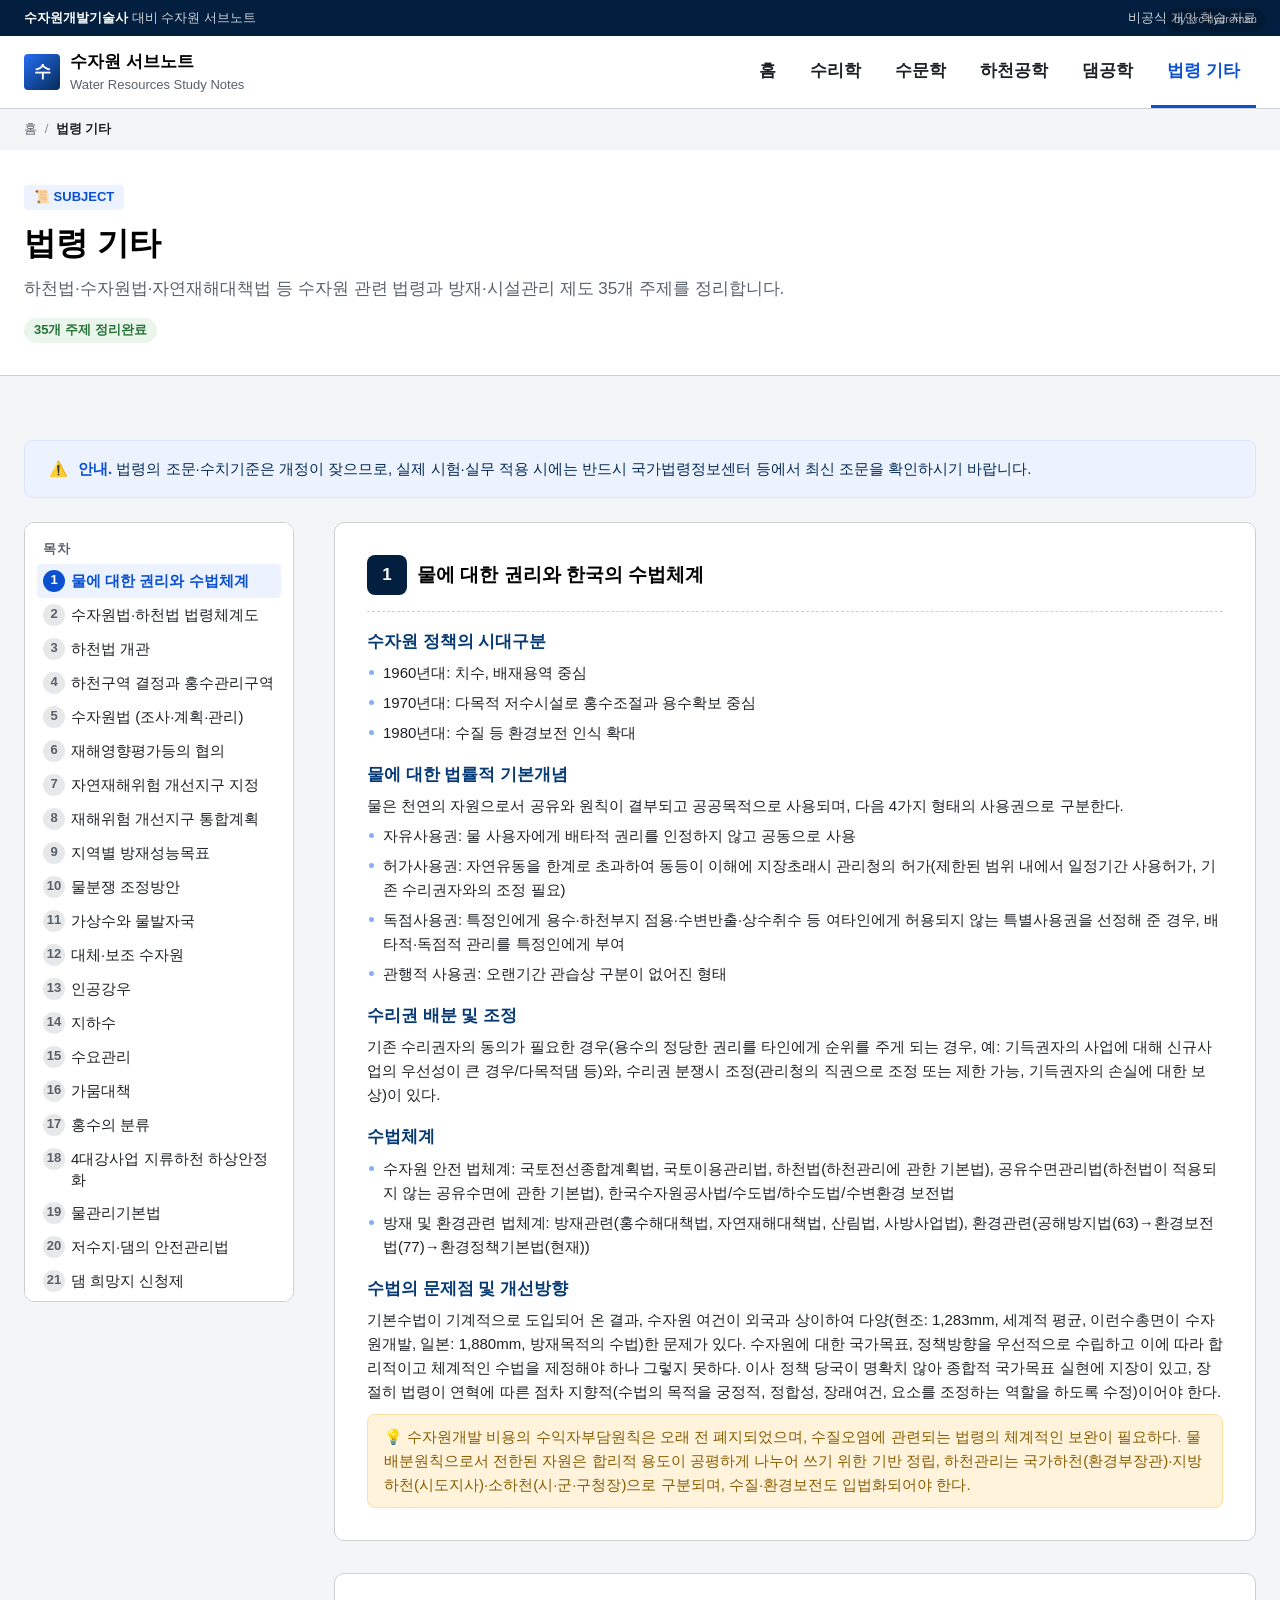
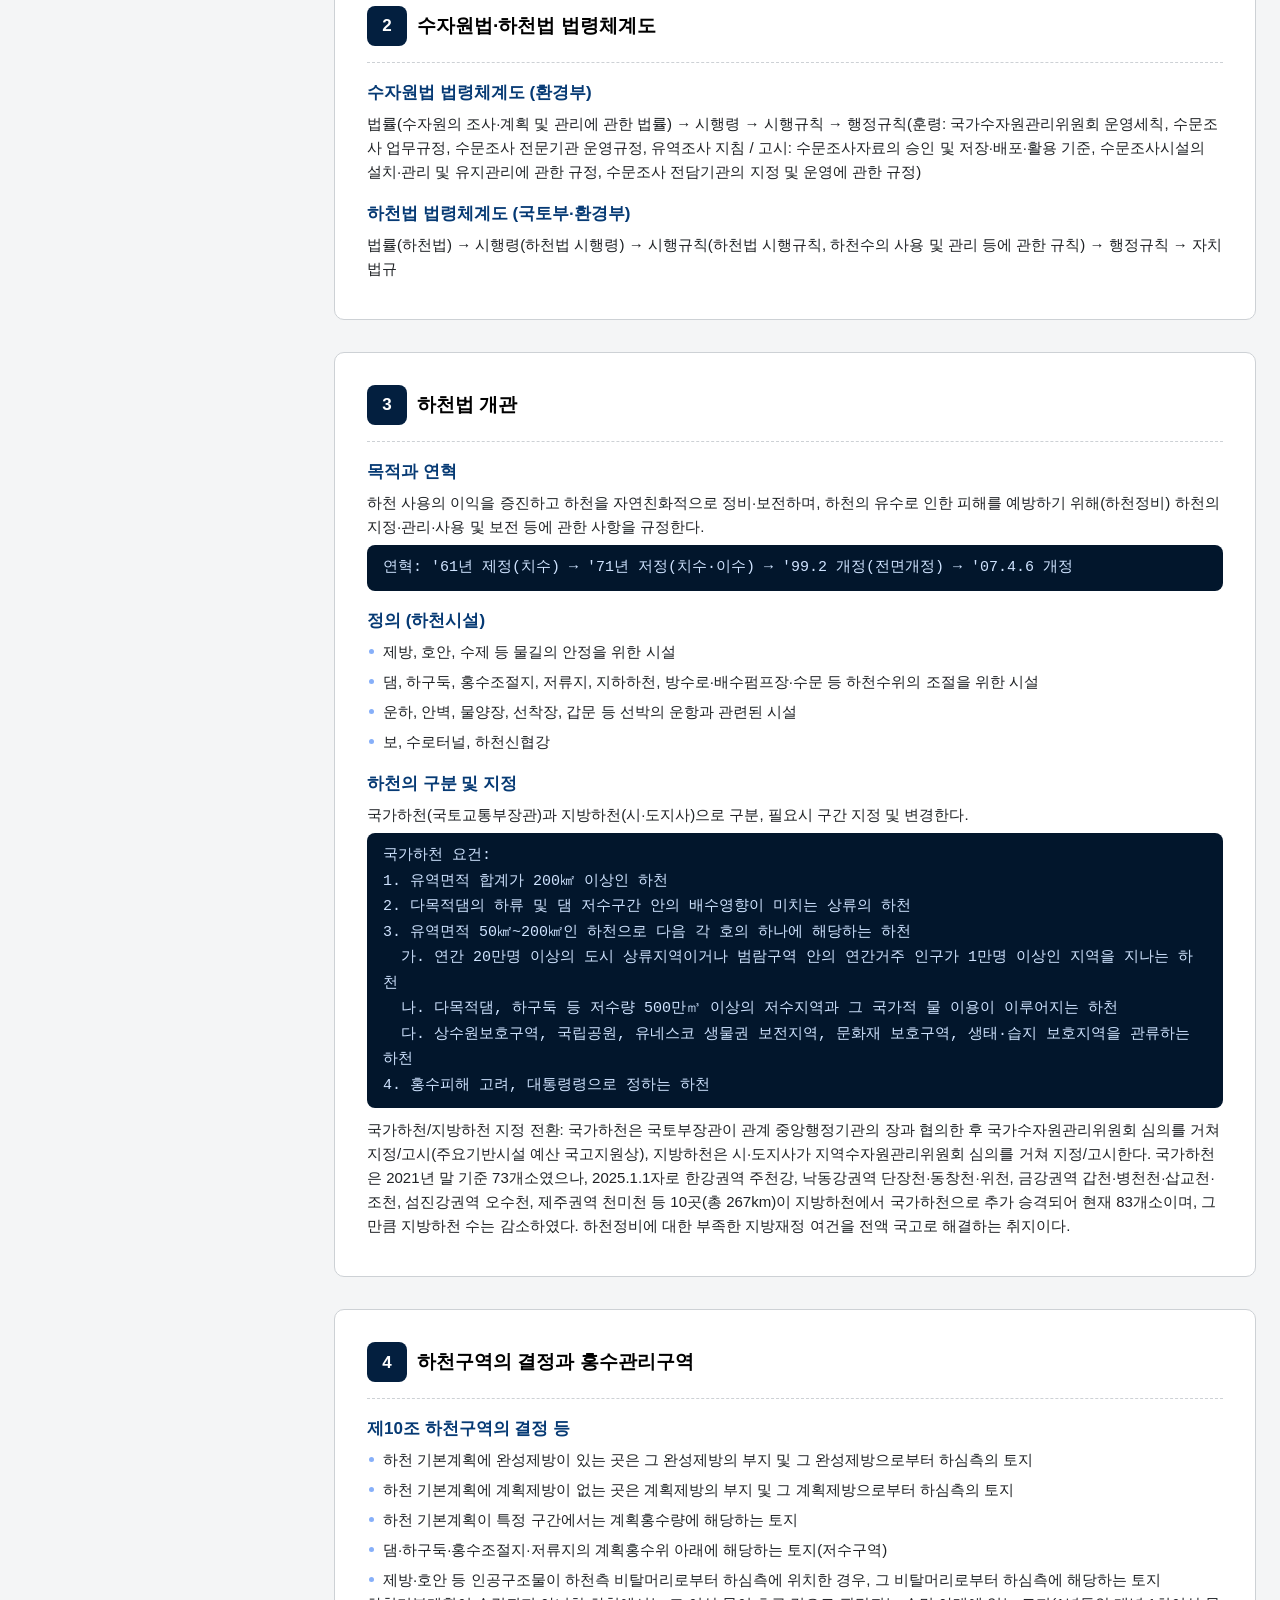
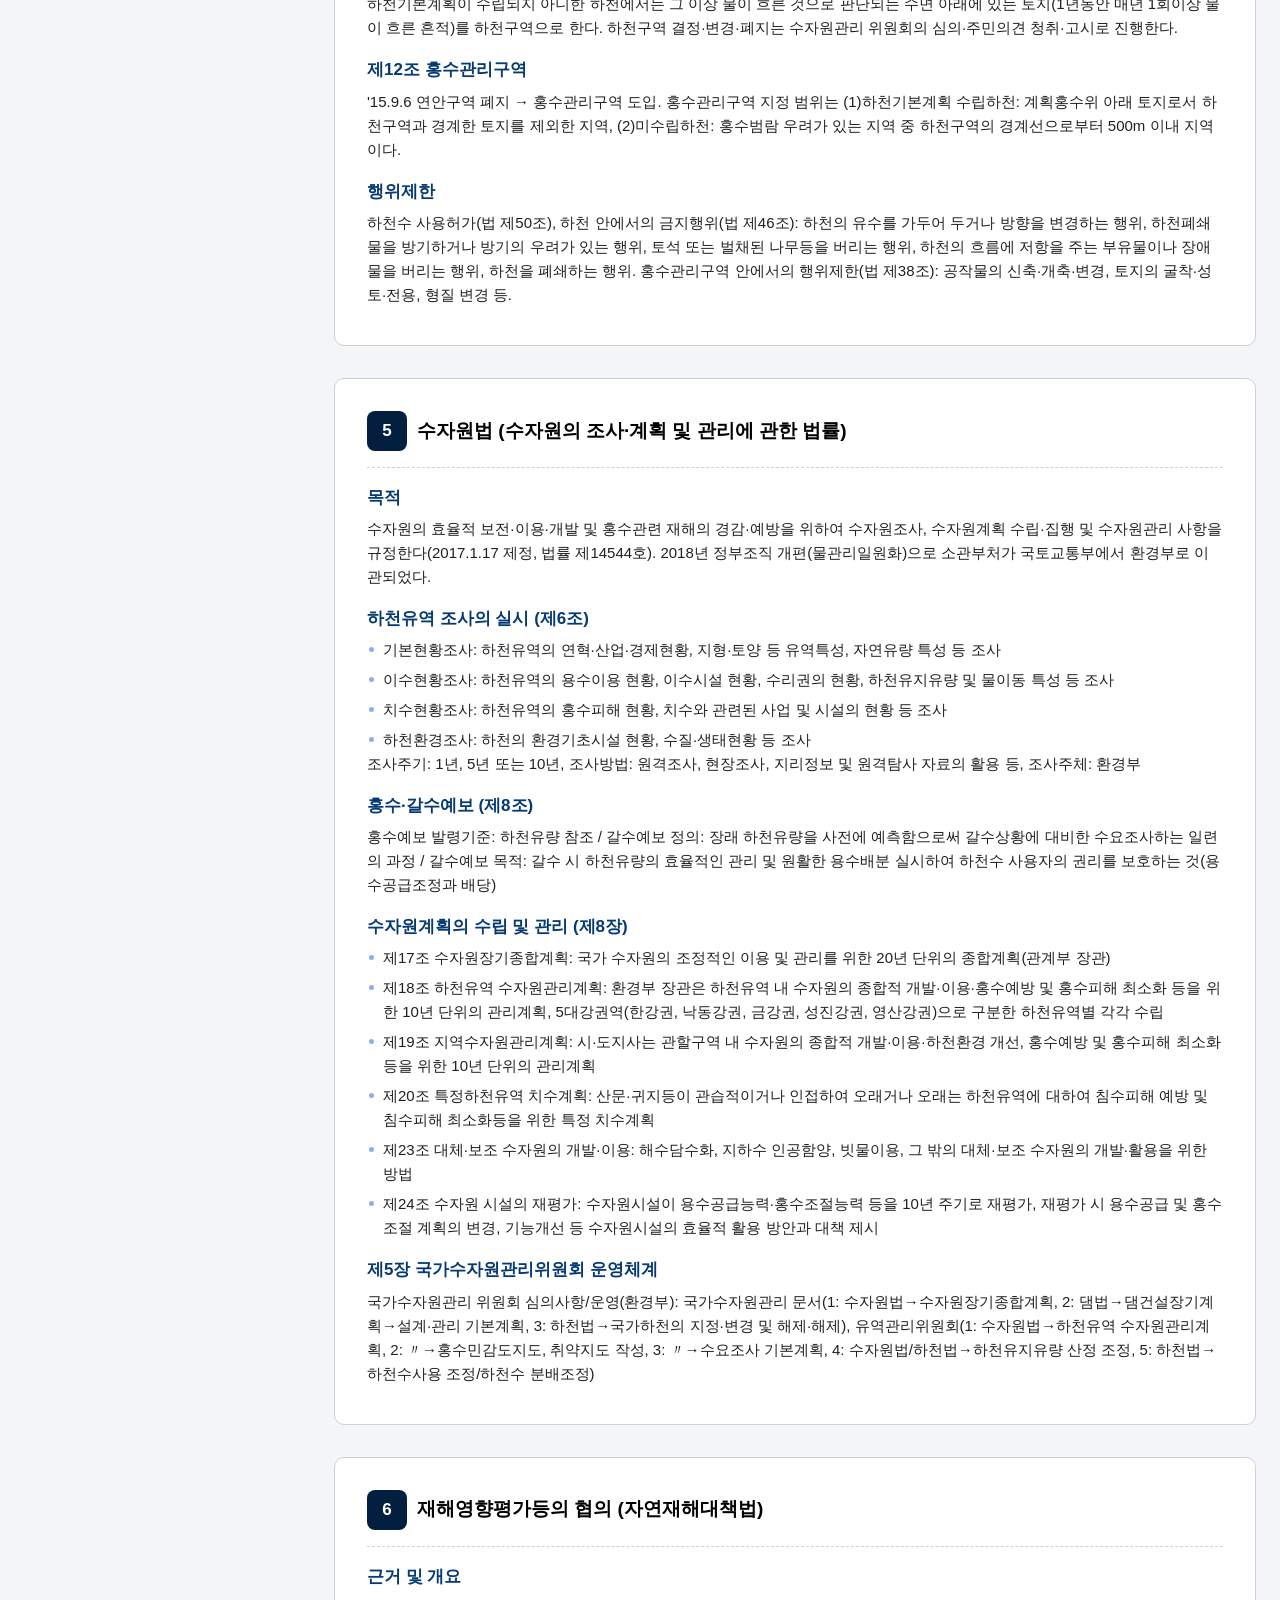
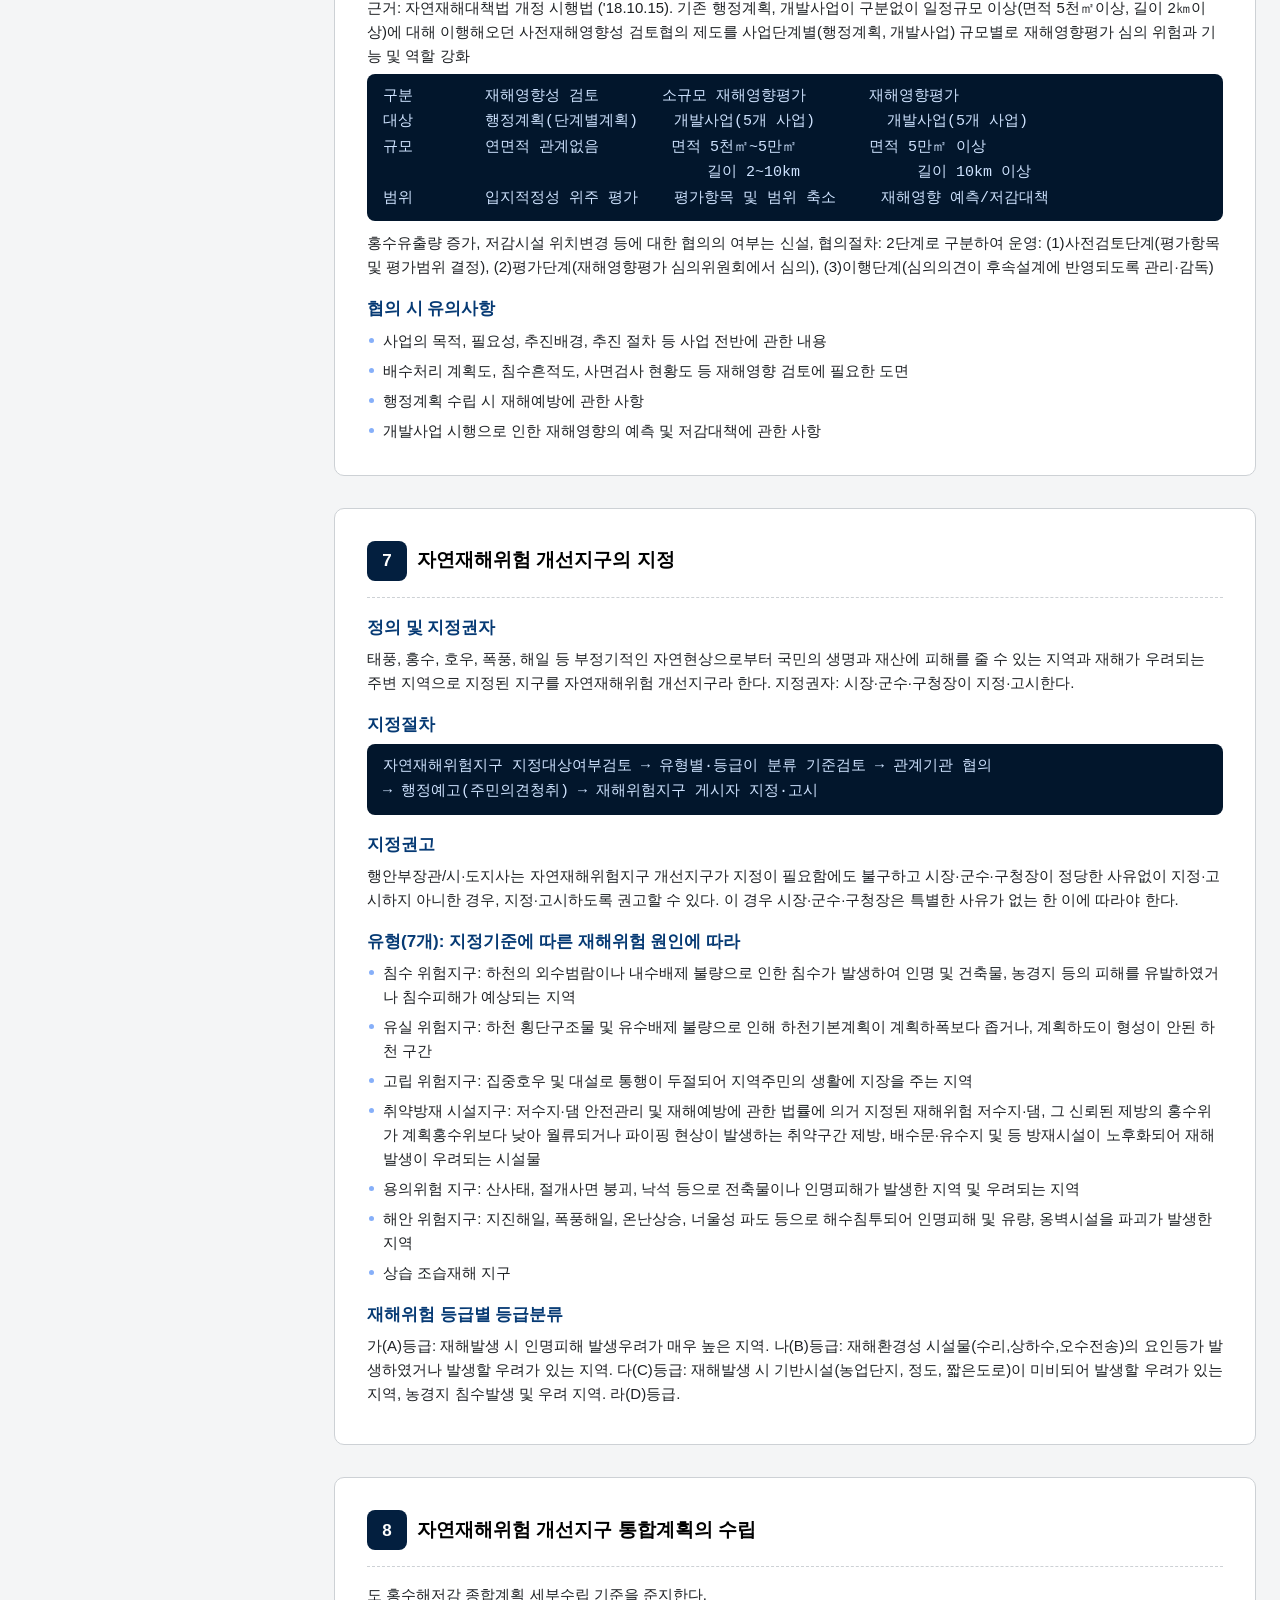
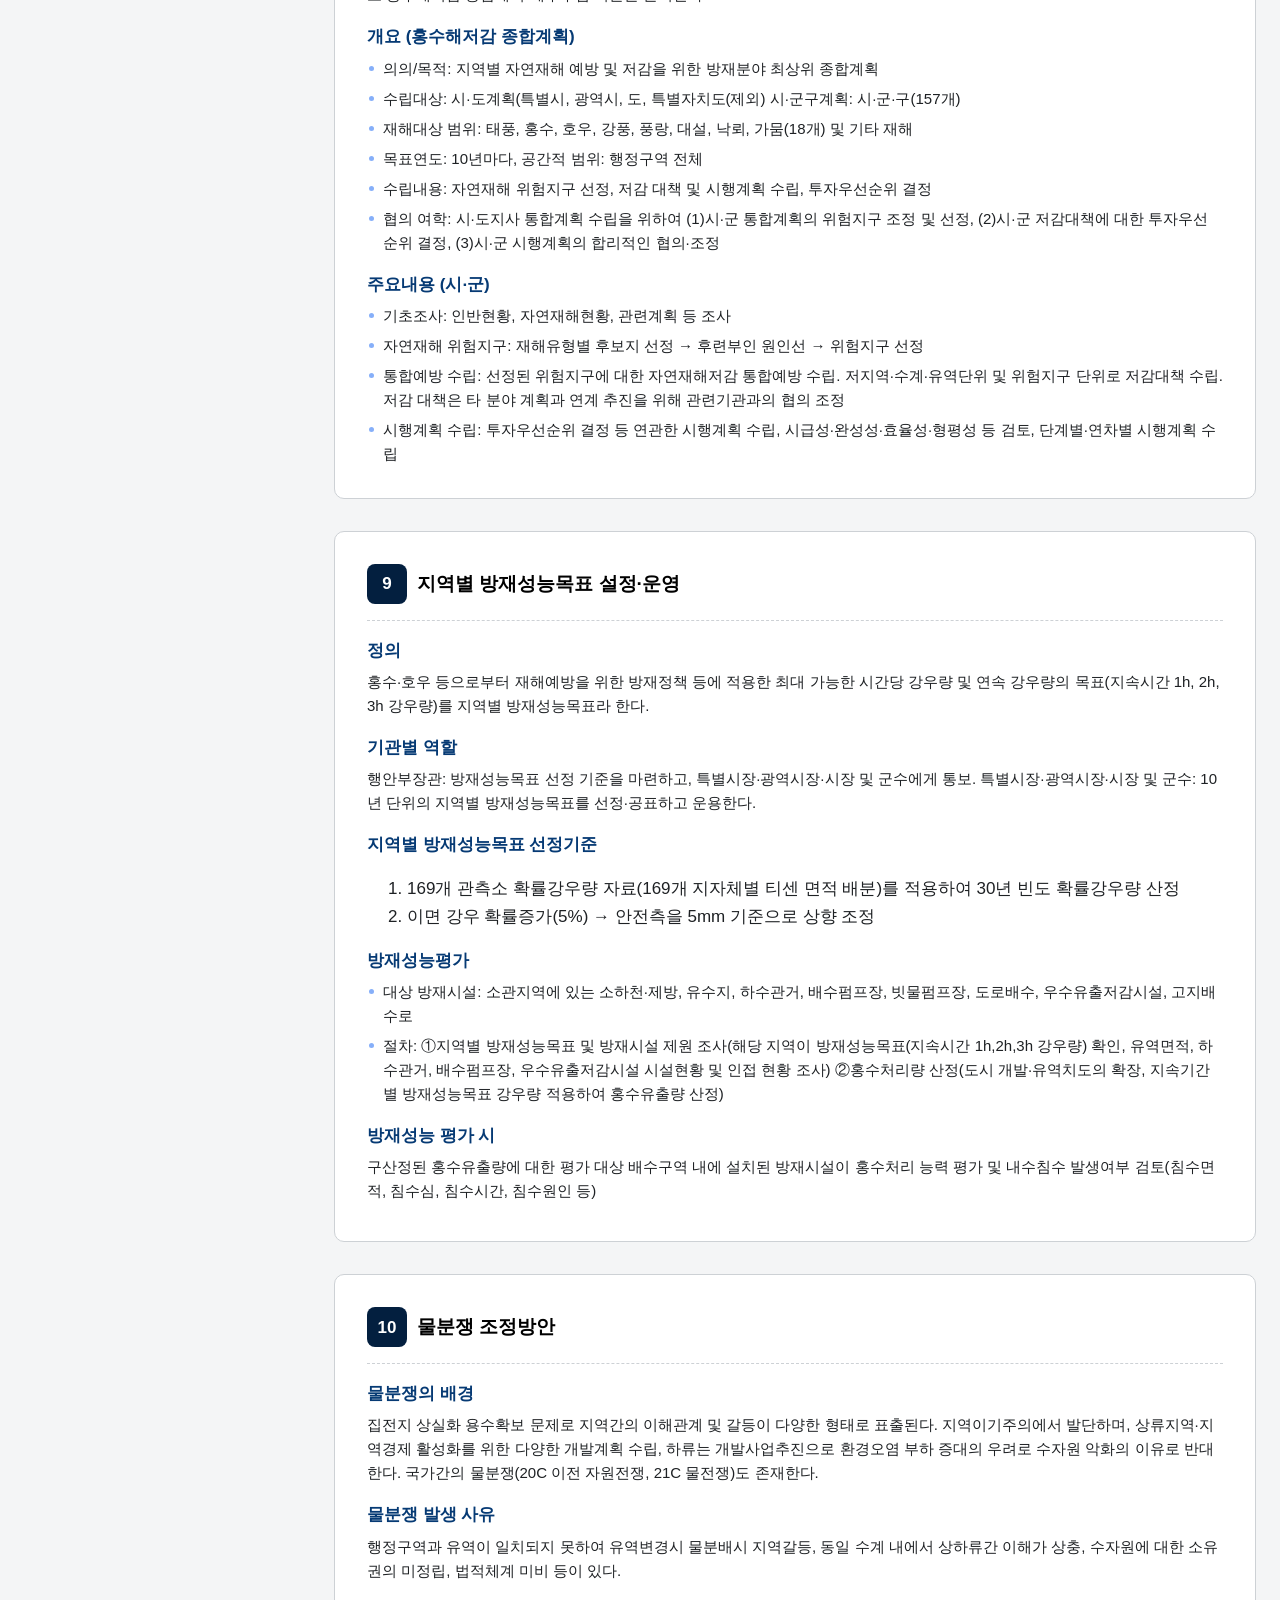
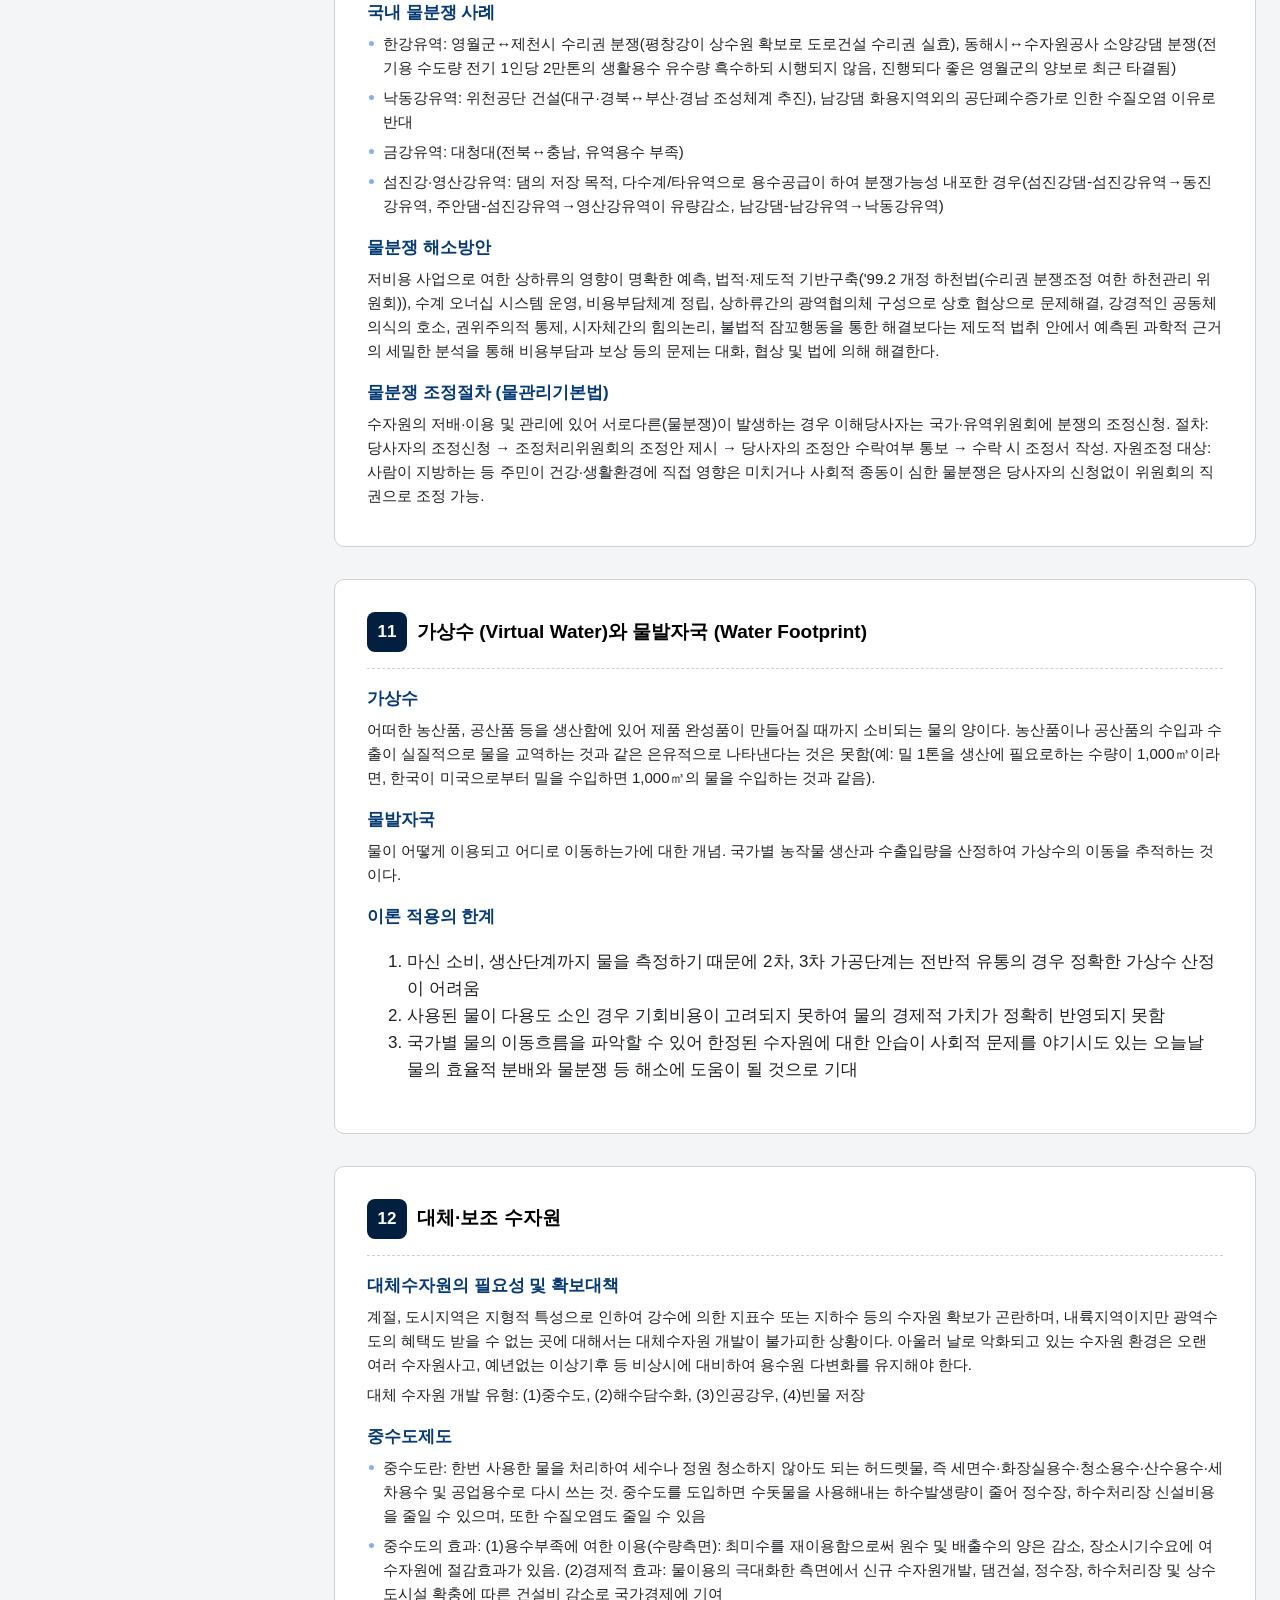
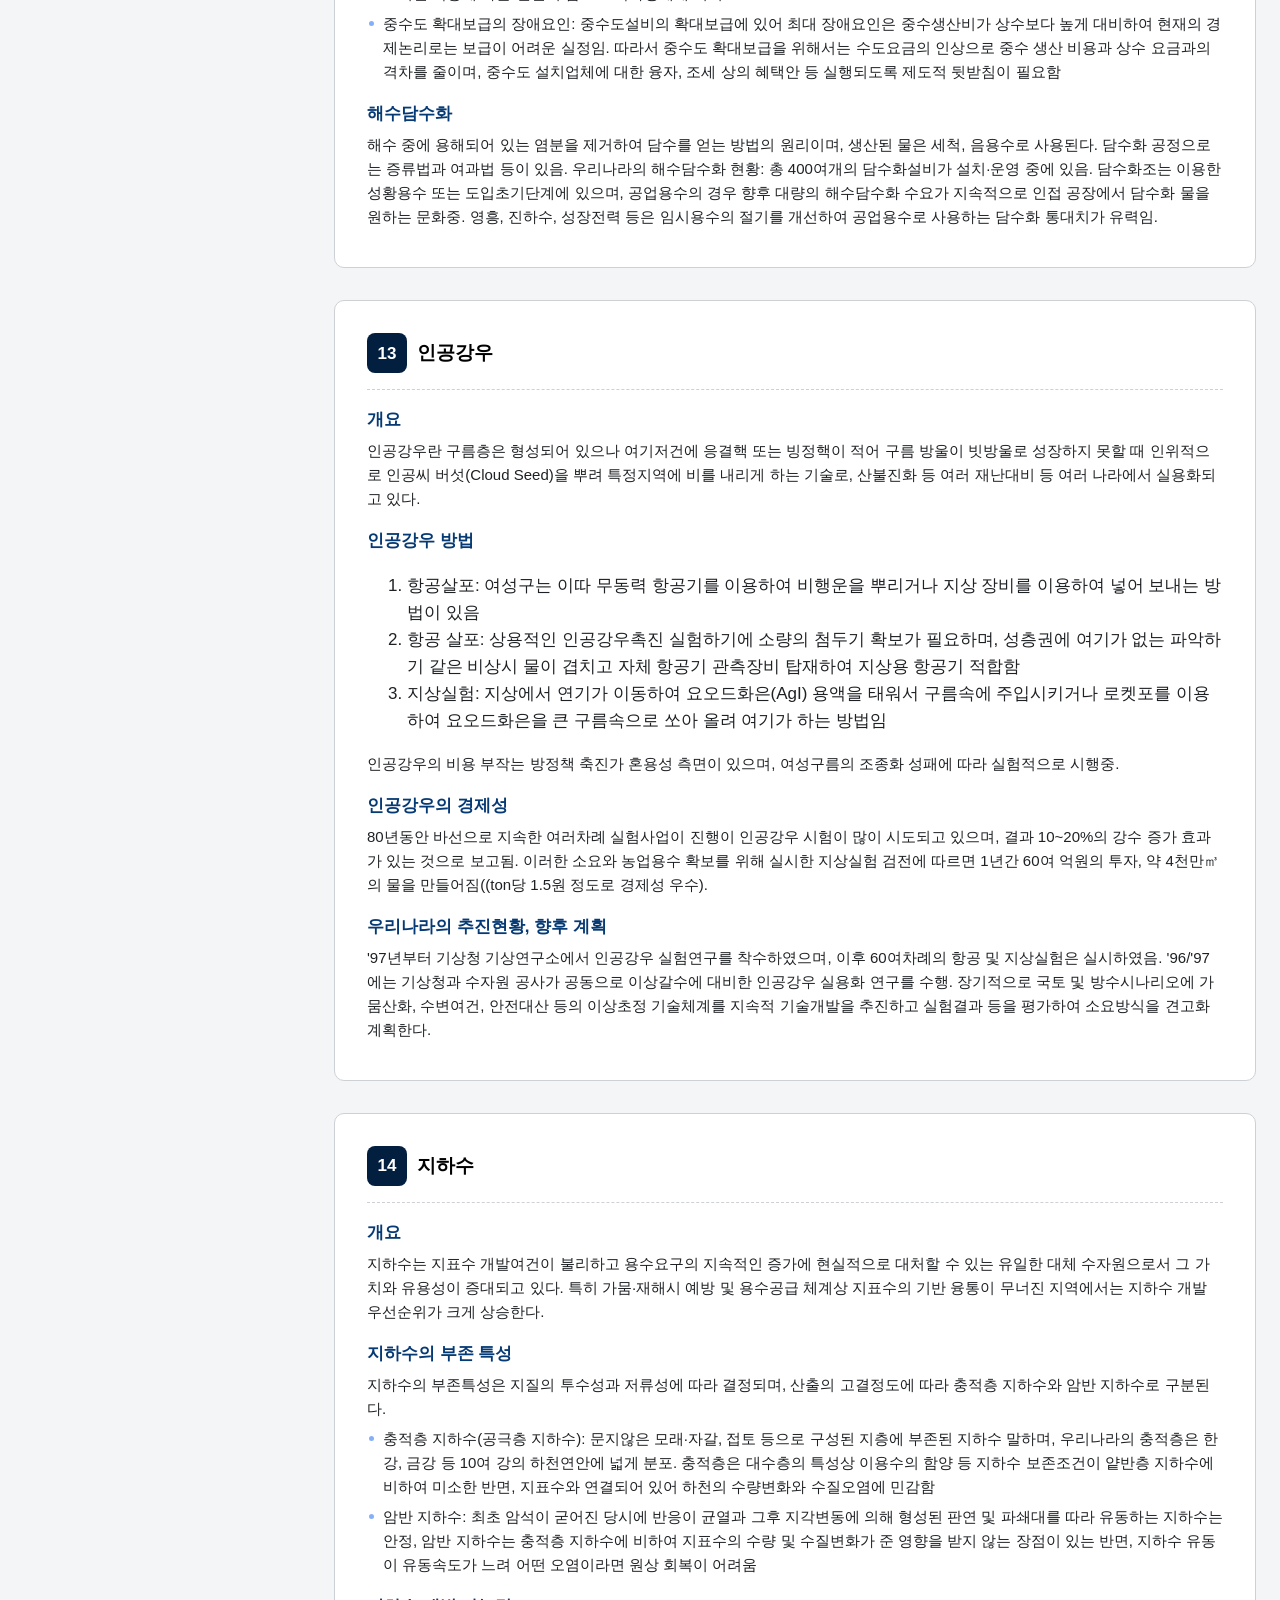
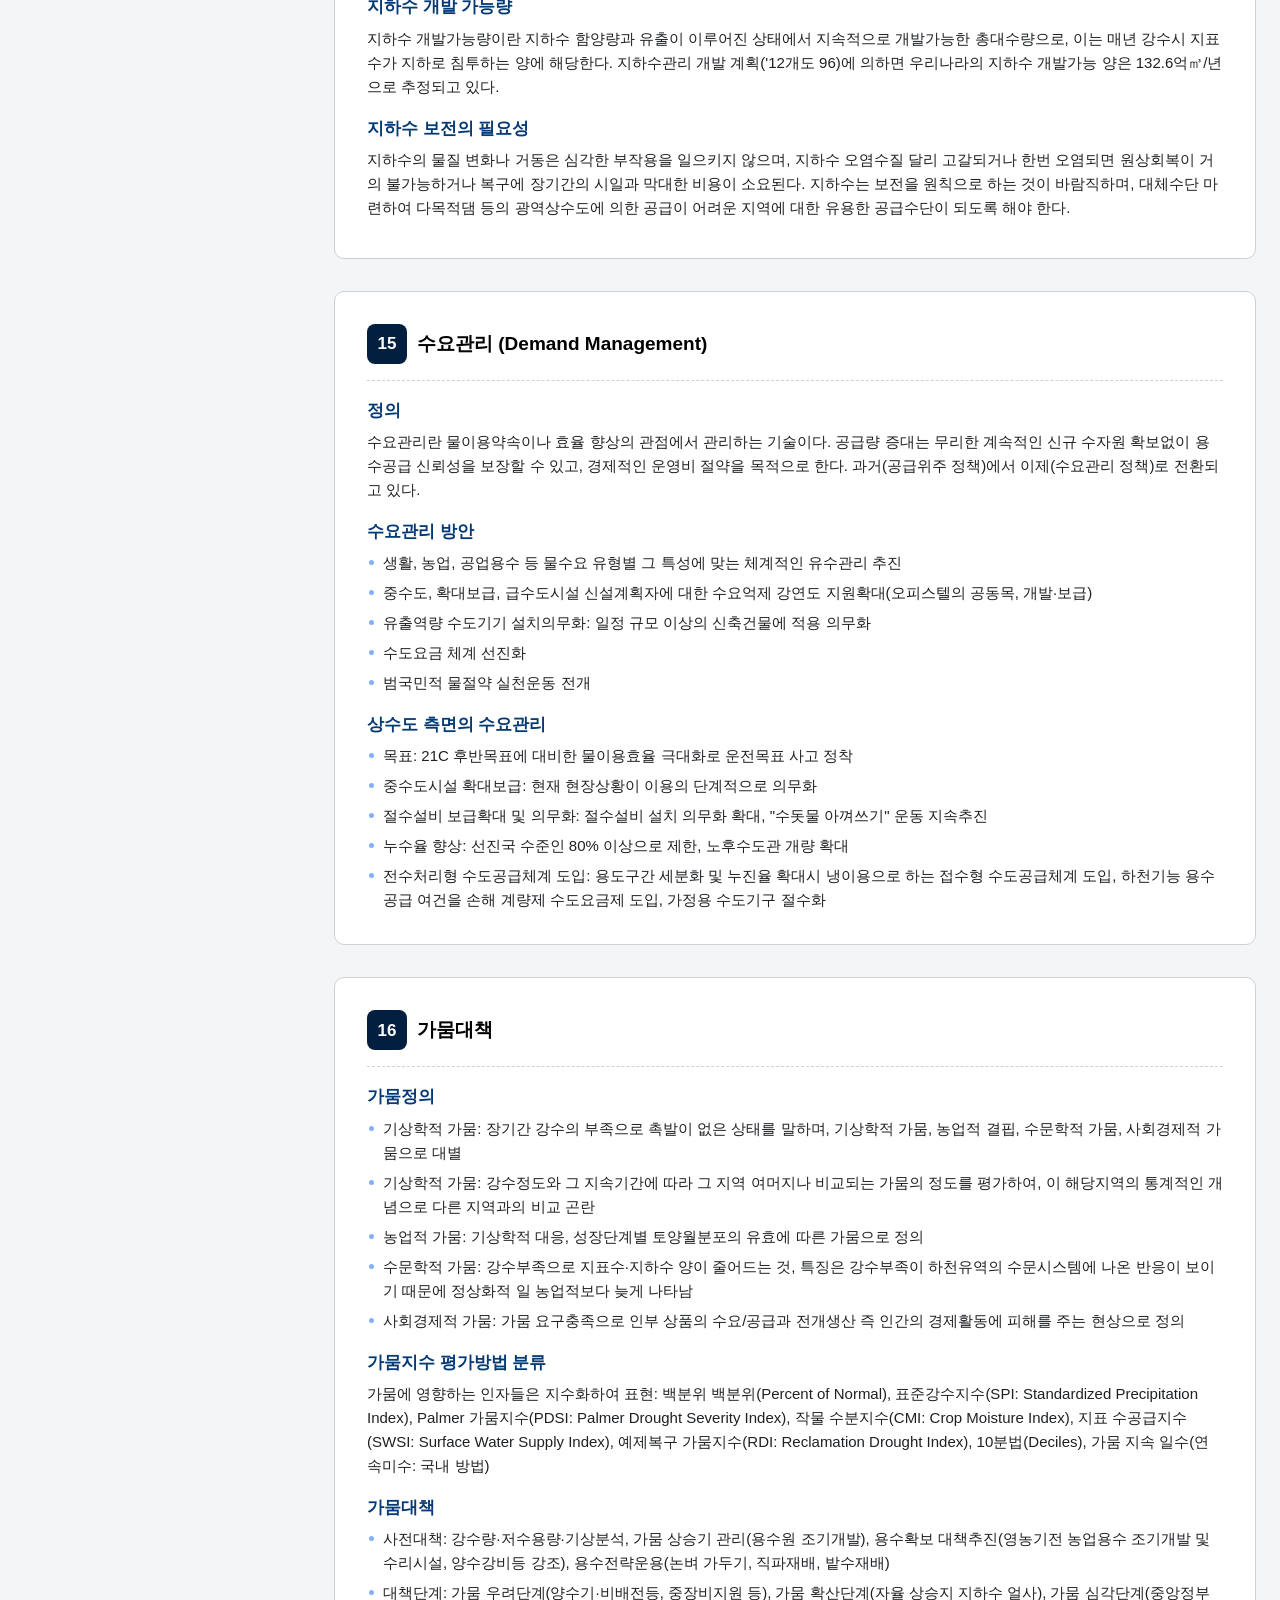
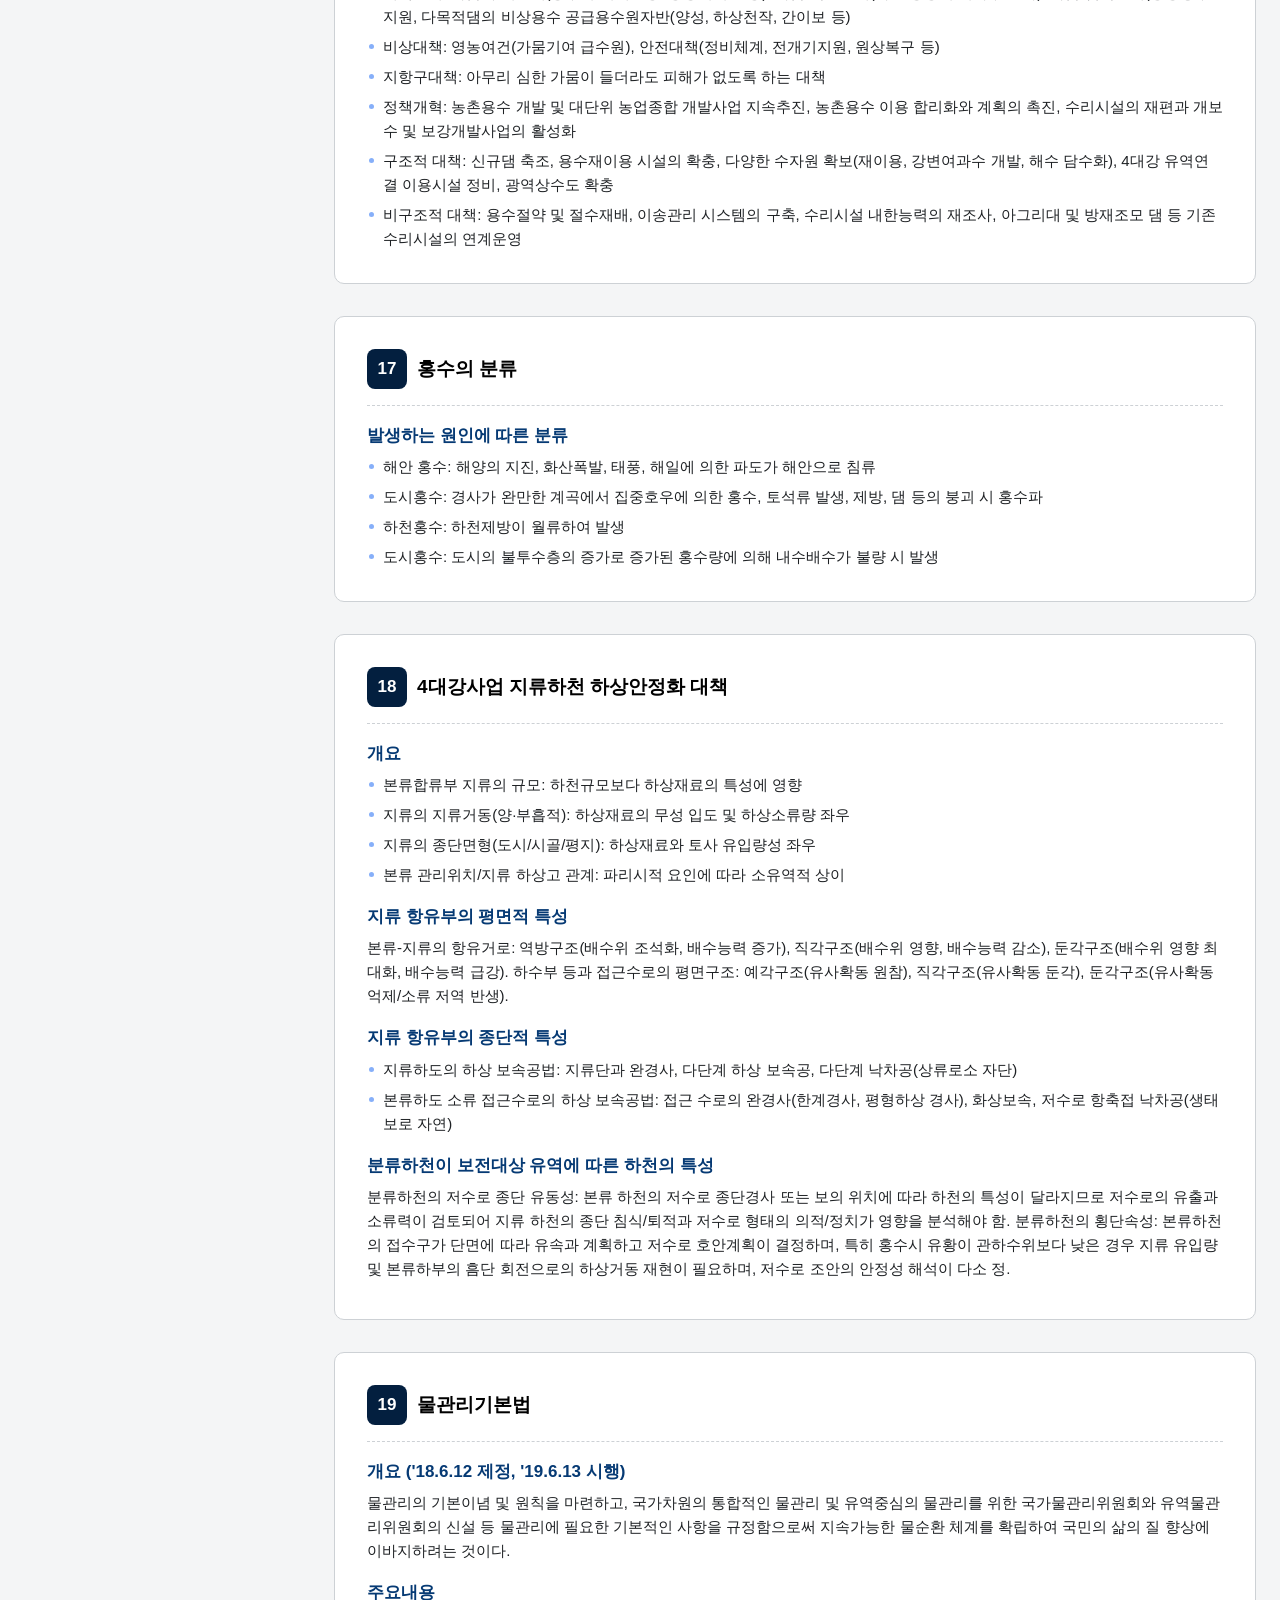
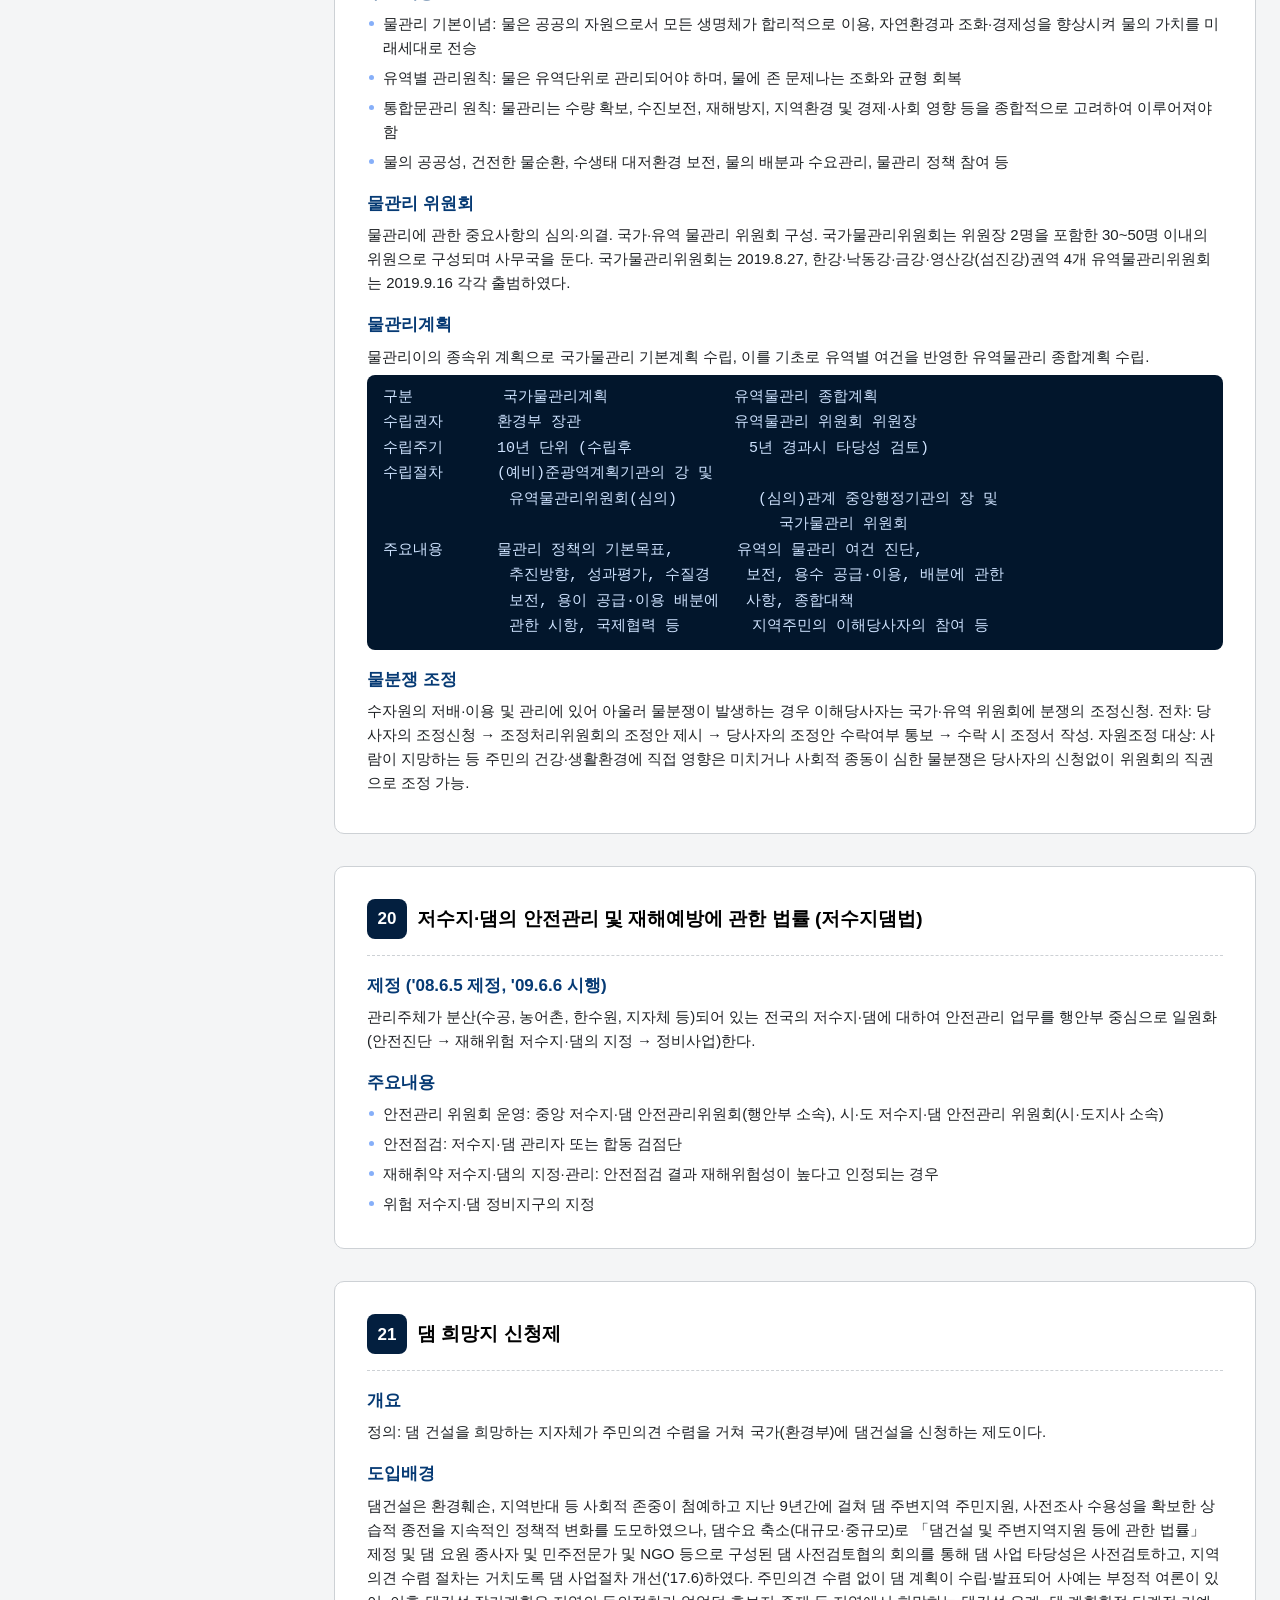
<file: web/subjects/law.html>
<!DOCTYPE html>
<html lang="ko">
<head>
<meta charset="UTF-8">
<meta name="viewport" content="width=device-width, initial-scale=1.0">
<title>법령 기타 | 수자원 서브노트</title>
<link rel="stylesheet" href="../assets/css/tokens.css">
<link rel="stylesheet" href="../assets/css/style.css">
</head>
<body>
<span class="credit-badge">by krc hydroman</span>
<a href="#main" class="skip-link">본문 바로가기</a>

<div class="util-bar">
  <div class="container">
    <span><strong>수자원개발기술사</strong> 대비 수자원 서브노트</span>
    <span>비공식 개인 학습 자료</span>
  </div>
</div>

<header class="site-header">
  <div class="container header-inner">
    <a href="../../index.html" class="brand">
      <span class="mark">수</span>
      <span>
        수자원 서브노트
        <span class="sub">Water Resources Study Notes</span>
      </span>
    </a>
    <nav class="gnb" id="gnb">
      <a href="../../index.html">홈</a>
      <a href="hydraulics.html">수리학</a>
      <a href="hydrology.html">수문학</a>
      <a href="river.html">하천공학</a>
      <a href="dam.html">댐공학</a>
      <a href="law.html" class="active">법령 기타</a>
    </nav>
    <button class="nav-toggle" id="navToggle" aria-label="메뉴 열기" aria-expanded="false">
      <span></span>
    </button>
  </div>
</header>

<main id="main">
  <div class="container">
    <nav class="breadcrumb">
      <a href="../../index.html">홈</a>
      <span class="sep">/</span>
      <span class="current">법령 기타</span>
    </nav>
  </div>

  <section class="subject-hero">
    <div class="container">
      <span class="tag">📜 SUBJECT</span>
      <h1>법령 기타</h1>
      <p class="desc">하천법·수자원법·자연재해대책법 등 수자원 관련 법령과 방재·시설관리 제도 35개 주제를 정리합니다.</p>
      <div class="progress-row">
        <span class="progress-badge done">35개 주제 정리완료</span>
      </div>
    </div>
  </section>

  <section class="section">
    <div class="container">
      <div class="notice" style="margin-bottom:2.4rem;">
        <span>⚠️</span>
        <span><b>안내.</b> 법령의 조문·수치기준은 개정이 잦으므로, 실제 시험·실무 적용 시에는 반드시 국가법령정보센터 등에서 최신 조문을 확인하시기 바랍니다.</span>
      </div>

      <div class="layout" style="padding-top:0;">
        <aside class="toc">
          <h4>목차</h4>
          <ul>
            <li><a href="#topic-1"><span class="n">1</span>물에 대한 권리와 수법체계</a></li>
            <li><a href="#topic-2"><span class="n">2</span>수자원법·하천법 법령체계도</a></li>
            <li><a href="#topic-3"><span class="n">3</span>하천법 개관</a></li>
            <li><a href="#topic-4"><span class="n">4</span>하천구역 결정과 홍수관리구역</a></li>
            <li><a href="#topic-5"><span class="n">5</span>수자원법 (조사·계획·관리)</a></li>
            <li><a href="#topic-6"><span class="n">6</span>재해영향평가등의 협의</a></li>
            <li><a href="#topic-7"><span class="n">7</span>자연재해위험 개선지구 지정</a></li>
            <li><a href="#topic-8"><span class="n">8</span>재해위험 개선지구 통합계획</a></li>
            <li><a href="#topic-9"><span class="n">9</span>지역별 방재성능목표</a></li>
            <li><a href="#topic-10"><span class="n">10</span>물분쟁 조정방안</a></li>
            <li><a href="#topic-11"><span class="n">11</span>가상수와 물발자국</a></li>
            <li><a href="#topic-12"><span class="n">12</span>대체·보조 수자원</a></li>
            <li><a href="#topic-13"><span class="n">13</span>인공강우</a></li>
            <li><a href="#topic-14"><span class="n">14</span>지하수</a></li>
            <li><a href="#topic-15"><span class="n">15</span>수요관리</a></li>
            <li><a href="#topic-16"><span class="n">16</span>가뭄대책</a></li>
            <li><a href="#topic-17"><span class="n">17</span>홍수의 분류</a></li>
            <li><a href="#topic-18"><span class="n">18</span>4대강사업 지류하천 하상안정화</a></li>
            <li><a href="#topic-19"><span class="n">19</span>물관리기본법</a></li>
            <li><a href="#topic-20"><span class="n">20</span>저수지·댐의 안전관리법</a></li>
            <li><a href="#topic-21"><span class="n">21</span>댐 희망지 신청제</a></li>
            <li><a href="#topic-22"><span class="n">22</span>댐 용수부족 대비 공급조정기준</a></li>
            <li><a href="#topic-23"><span class="n">23</span>시특법상 시설물 종류</a></li>
            <li><a href="#topic-24"><span class="n">24</span>생태하천 복원사업</a></li>
            <li><a href="#topic-25"><span class="n">25</span>하천지형과 해안지형</a></li>
            <li><a href="#topic-26"><span class="n">26</span>하천 내 나무심기·관리기준</a></li>
            <li><a href="#topic-27"><span class="n">27</span>비점오염 저감시설과 LID</a></li>
            <li><a href="#topic-28"><span class="n">28</span>재해지도</a></li>
            <li><a href="#topic-29"><span class="n">29</span>국가하천 관리등급·점검·성능개선</a></li>
            <li><a href="#topic-30"><span class="n">30</span>자연재해위험지구 선정·대책수립</a></li>
            <li><a href="#topic-31"><span class="n">31</span>소규모 공공시설 위험도 평가</a></li>
            <li><a href="#topic-32"><span class="n">32</span>방재기준 강화기준·절차</a></li>
            <li><a href="#topic-33"><span class="n">33</span>재해복구사업 비용·편익 분석</a></li>
            <li><a href="#topic-34"><span class="n">34</span>농업용 저수지 관리등급·성능개선</a></li>
            <li><a href="#topic-35"><span class="n">35</span>제1차 국가물관리기본계획</a></li>
          </ul>
        </aside>

        <div class="topics">

          <div class="topic-card" id="topic-1">
            <header><span class="num">1</span><h3>물에 대한 권리와 한국의 수법체계</h3></header>
            <div class="topic-body">
              <h4>수자원 정책의 시대구분</h4>
              <ul>
                <li>1960년대: 치수, 배재용역 중심</li>
                <li>1970년대: 다목적 저수시설로 홍수조절과 용수확보 중심</li>
                <li>1980년대: 수질 등 환경보전 인식 확대</li>
              </ul>
              <h4>물에 대한 법률적 기본개념</h4>
              <p>물은 천연의 자원으로서 공유와 원칙이 결부되고 공공목적으로 사용되며, 다음 4가지 형태의 사용권으로 구분한다.</p>
              <ul>
                <li>자유사용권: 물 사용자에게 배타적 권리를 인정하지 않고 공동으로 사용</li>
                <li>허가사용권: 자연유동을 한계로 초과하여 동등이 이해에 지장초래시 관리청의 허가(제한된 범위 내에서 일정기간 사용허가, 기존 수리권자와의 조정 필요)</li>
                <li>독점사용권: 특정인에게 용수·하천부지 점용·수변반출·상수취수 등 여타인에게 허용되지 않는 특별사용권을 선정해 준 경우, 배타적·독점적 관리를 특정인에게 부여</li>
                <li>관행적 사용권: 오랜기간 관습상 구분이 없어진 형태</li>
              </ul>
              <h4>수리권 배분 및 조정</h4>
              <p>기존 수리권자의 동의가 필요한 경우(용수의 정당한 권리를 타인에게 순위를 주게 되는 경우, 예: 기득권자의 사업에 대해 신규사업의 우선성이 큰 경우/다목적댐 등)와, 수리권 분쟁시 조정(관리청의 직권으로 조정 또는 제한 가능, 기득권자의 손실에 대한 보상)이 있다.</p>
              <h4>수법체계</h4>
              <ul>
                <li>수자원 안전 법체계: 국토전선종합계획법, 국토이용관리법, 하천법(하천관리에 관한 기본법), 공유수면관리법(하천법이 적용되지 않는 공유수면에 관한 기본법), 한국수자원공사법/수도법/하수도법/수변환경 보전법</li>
                <li>방재 및 환경관련 법체계: 방재관련(홍수해대책법, 자연재해대책법, 산림법, 사방사업법), 환경관련(공해방지법(63)→환경보전법(77)→환경정책기본법(현재))</li>
              </ul>
              <h4>수법의 문제점 및 개선방향</h4>
              <p>기본수법이 기계적으로 도입되어 온 결과, 수자원 여건이 외국과 상이하여 다양(현조: 1,283mm, 세계적 평균, 이런수총면이 수자원개발, 일본: 1,880mm, 방재목적의 수법)한 문제가 있다. 수자원에 대한 국가목표, 정책방향을 우선적으로 수립하고 이에 따라 합리적이고 체계적인 수법을 제정해야 하나 그렇지 못하다. 이사 정책 당국이 명확치 않아 종합적 국가목표 실현에 지장이 있고, 장절히 법령이 연혁에 따른 점차 지향적(수법의 목적을 궁정적, 정합성, 장래여건, 요소를 조정하는 역할을 하도록 수정)이어야 한다.</p>
              <div class="callout">💡 수자원개발 비용의 수익자부담원칙은 오래 전 폐지되었으며, 수질오염에 관련되는 법령의 체계적인 보완이 필요하다. 물배분원칙으로서 전한된 자원은 합리적 용도이 공평하게 나누어 쓰기 위한 기반 정립, 하천관리는 국가하천(환경부장관)·지방하천(시도지사)·소하천(시·군·구청장)으로 구분되며, 수질·환경보전도 입법화되어야 한다.</div>
            </div>
          </div>

          <div class="topic-card" id="topic-2">
            <header><span class="num">2</span><h3>수자원법·하천법 법령체계도</h3></header>
            <div class="topic-body">
              <h4>수자원법 법령체계도 (환경부)</h4>
              <p>법률(수자원의 조사·계획 및 관리에 관한 법률) → 시행령 → 시행규칙 → 행정규칙(훈령: 국가수자원관리위원회 운영세칙, 수문조사 업무규정, 수문조사 전문기관 운영규정, 유역조사 지침 / 고시: 수문조사자료의 승인 및 저장·배포·활용 기준, 수문조사시설의 설치·관리 및 유지관리에 관한 규정, 수문조사 전담기관의 지정 및 운영에 관한 규정)</p>
              <h4>하천법 법령체계도 (국토부·환경부)</h4>
              <p>법률(하천법) → 시행령(하천법 시행령) → 시행규칙(하천법 시행규칙, 하천수의 사용 및 관리 등에 관한 규칙) → 행정규칙 → 자치법규</p>
            </div>
          </div>

          <div class="topic-card" id="topic-3">
            <header><span class="num">3</span><h3>하천법 개관</h3></header>
            <div class="topic-body">
              <h4>목적과 연혁</h4>
              <p>하천 사용의 이익을 증진하고 하천을 자연친화적으로 정비·보전하며, 하천의 유수로 인한 피해를 예방하기 위해(하천정비) 하천의 지정·관리·사용 및 보전 등에 관한 사항을 규정한다.</p>
              <div class="formula">연혁: '61년 제정(치수) → '71년 저정(치수·이수) → '99.2 개정(전면개정) → '07.4.6 개정</div>
              <h4>정의 (하천시설)</h4>
              <ul>
                <li>제방, 호안, 수제 등 물길의 안정을 위한 시설</li>
                <li>댐, 하구둑, 홍수조절지, 저류지, 지하하천, 방수로·배수펌프장·수문 등 하천수위의 조절을 위한 시설</li>
                <li>운하, 안벽, 물양장, 선착장, 갑문 등 선박의 운항과 관련된 시설</li>
                <li>보, 수로터널, 하천신협강</li>
              </ul>
              <h4>하천의 구분 및 지정</h4>
              <p>국가하천(국토교통부장관)과 지방하천(시·도지사)으로 구분, 필요시 구간 지정 및 변경한다.</p>
              <div class="formula">국가하천 요건:
1. 유역면적 합계가 200㎢ 이상인 하천
2. 다목적댐의 하류 및 댐 저수구간 안의 배수영향이 미치는 상류의 하천
3. 유역면적 50㎢~200㎢인 하천으로 다음 각 호의 하나에 해당하는 하천
  가. 연간 20만명 이상의 도시 상류지역이거나 범람구역 안의 연간거주 인구가 1만명 이상인 지역을 지나는 하천
  나. 다목적댐, 하구둑 등 저수량 500만㎥ 이상의 저수지역과 그 국가적 물 이용이 이루어지는 하천
  다. 상수원보호구역, 국립공원, 유네스코 생물권 보전지역, 문화재 보호구역, 생태·습지 보호지역을 관류하는 하천
4. 홍수피해 고려, 대통령령으로 정하는 하천</div>
              <p>국가하천/지방하천 지정 전환: 국가하천은 국토부장관이 관계 중앙행정기관의 장과 협의한 후 국가수자원관리위원회 심의를 거쳐 지정/고시(주요기반시설 예산 국고지원상), 지방하천은 시·도지사가 지역수자원관리위원회 심의를 거쳐 지정/고시한다. 국가하천은 2021년 말 기준 73개소였으나, 2025.1.1자로 한강권역 주천강, 낙동강권역 단장천·동창천·위천, 금강권역 갑천·병천천·삽교천·조천, 섬진강권역 오수천, 제주권역 천미천 등 10곳(총 267km)이 지방하천에서 국가하천으로 추가 승격되어 현재 83개소이며, 그만큼 지방하천 수는 감소하였다. 하천정비에 대한 부족한 지방재정 여건을 전액 국고로 해결하는 취지이다.</p>
            </div>
          </div>

          <div class="topic-card" id="topic-4">
            <header><span class="num">4</span><h3>하천구역의 결정과 홍수관리구역</h3></header>
            <div class="topic-body">
              <h4>제10조 하천구역의 결정 등</h4>
              <ul>
                <li>하천 기본계획에 완성제방이 있는 곳은 그 완성제방의 부지 및 그 완성제방으로부터 하심측의 토지</li>
                <li>하천 기본계획에 계획제방이 없는 곳은 계획제방의 부지 및 그 계획제방으로부터 하심측의 토지</li>
                <li>하천 기본계획이 특정 구간에서는 계획홍수량에 해당하는 토지</li>
                <li>댐·하구둑·홍수조절지·저류지의 계획홍수위 아래에 해당하는 토지(저수구역)</li>
                <li>제방·호안 등 인공구조물이 하천측 비탈머리로부터 하심측에 위치한 경우, 그 비탈머리로부터 하심측에 해당하는 토지</li>
              </ul>
              <p>하천기본계획이 수립되지 아니한 하천에서는 그 이상 물이 흐른 것으로 판단되는 수면 아래에 있는 토지(1년동안 매년 1회이상 물이 흐른 흔적)를 하천구역으로 한다. 하천구역 결정·변경·폐지는 수자원관리 위원회의 심의·주민의견 청취·고시로 진행한다.</p>
              <h4>제12조 홍수관리구역</h4>
              <p>'15.9.6 연안구역 폐지 → 홍수관리구역 도입. 홍수관리구역 지정 범위는 (1)하천기본계획 수립하천: 계획홍수위 아래 토지로서 하천구역과 경계한 토지를 제외한 지역, (2)미수립하천: 홍수범람 우려가 있는 지역 중 하천구역의 경계선으로부터 500m 이내 지역이다.</p>
              <h4>행위제한</h4>
              <p>하천수 사용허가(법 제50조), 하천 안에서의 금지행위(법 제46조): 하천의 유수를 가두어 두거나 방향을 변경하는 행위, 하천폐쇄물을 방기하거나 방기의 우려가 있는 행위, 토석 또는 벌채된 나무등을 버리는 행위, 하천의 흐름에 저항을 주는 부유물이나 장애물을 버리는 행위, 하천을 폐쇄하는 행위. 홍수관리구역 안에서의 행위제한(법 제38조): 공작물의 신축·개축·변경, 토지의 굴착·성토·전용, 형질 변경 등.</p>
            </div>
          </div>

          <div class="topic-card" id="topic-5">
            <header><span class="num">5</span><h3>수자원법 (수자원의 조사·계획 및 관리에 관한 법률)</h3></header>
            <div class="topic-body">
              <h4>목적</h4>
              <p>수자원의 효율적 보전·이용·개발 및 홍수관련 재해의 경감·예방을 위하여 수자원조사, 수자원계획 수립·집행 및 수자원관리 사항을 규정한다(2017.1.17 제정, 법률 제14544호). 2018년 정부조직 개편(물관리일원화)으로 소관부처가 국토교통부에서 환경부로 이관되었다.</p>
              <h4>하천유역 조사의 실시 (제6조)</h4>
              <ul>
                <li>기본현황조사: 하천유역의 연혁·산업·경제현황, 지형·토양 등 유역특성, 자연유량 특성 등 조사</li>
                <li>이수현황조사: 하천유역의 용수이용 현황, 이수시설 현황, 수리권의 현황, 하천유지유량 및 물이동 특성 등 조사</li>
                <li>치수현황조사: 하천유역의 홍수피해 현황, 치수와 관련된 사업 및 시설의 현황 등 조사</li>
                <li>하천환경조사: 하천의 환경기초시설 현황, 수질·생태현황 등 조사</li>
              </ul>
              <p>조사주기: 1년, 5년 또는 10년, 조사방법: 원격조사, 현장조사, 지리정보 및 원격탐사 자료의 활용 등, 조사주체: 환경부</p>
              <h4>홍수·갈수예보 (제8조)</h4>
              <p>홍수예보 발령기준: 하천유량 참조 / 갈수예보 정의: 장래 하천유량을 사전에 예측함으로써 갈수상황에 대비한 수요조사하는 일련의 과정 / 갈수예보 목적: 갈수 시 하천유량의 효율적인 관리 및 원활한 용수배분 실시하여 하천수 사용자의 권리를 보호하는 것(용수공급조정과 배당)</p>
              <h4>수자원계획의 수립 및 관리 (제8장)</h4>
              <ul>
                <li>제17조 수자원장기종합계획: 국가 수자원의 조정적인 이용 및 관리를 위한 20년 단위의 종합계획(관계부 장관)</li>
                <li>제18조 하천유역 수자원관리계획: 환경부 장관은 하천유역 내 수자원의 종합적 개발·이용·홍수예방 및 홍수피해 최소화 등을 위한 10년 단위의 관리계획, 5대강권역(한강권, 낙동강권, 금강권, 성진강권, 영산강권)으로 구분한 하천유역별 각각 수립</li>
                <li>제19조 지역수자원관리계획: 시·도지사는 관할구역 내 수자원의 종합적 개발·이용·하천환경 개선, 홍수예방 및 홍수피해 최소화 등을 위한 10년 단위의 관리계획</li>
                <li>제20조 특정하천유역 치수계획: 산문·귀지등이 관습적이거나 인접하여 오래거나 오래는 하천유역에 대하여 침수피해 예방 및 침수피해 최소화등을 위한 특정 치수계획</li>
                <li>제23조 대체·보조 수자원의 개발·이용: 해수담수화, 지하수 인공함양, 빗물이용, 그 밖의 대체·보조 수자원의 개발·활용을 위한 방법</li>
                <li>제24조 수자원 시설의 재평가: 수자원시설이 용수공급능력·홍수조절능력 등을 10년 주기로 재평가, 재평가 시 용수공급 및 홍수조절 계획의 변경, 기능개선 등 수자원시설의 효율적 활용 방안과 대책 제시</li>
              </ul>
              <h4>제5장 국가수자원관리위원회 운영체계</h4>
              <p>국가수자원관리 위원회 심의사항/운영(환경부): 국가수자원관리 문서(1: 수자원법→수자원장기종합계획, 2: 댐법→댐건설장기계획→설계·관리 기본계획, 3: 하천법→국가하천의 지정·변경 및 해제·해제), 유역관리위원회(1: 수자원법→하천유역 수자원관리계획, 2: 〃→홍수민감도지도, 취약지도 작성, 3: 〃→수요조사 기본계획, 4: 수자원법/하천법→하천유지유량 산정 조정, 5: 하천법→하천수사용 조정/하천수 분배조정)</p>
            </div>
          </div>

          <div class="topic-card" id="topic-6">
            <header><span class="num">6</span><h3>재해영향평가등의 협의 (자연재해대책법)</h3></header>
            <div class="topic-body">
              <h4>근거 및 개요</h4>
              <p>근거: 자연재해대책법 개정 시행법 ('18.10.15). 기존 행정계획, 개발사업이 구분없이 일정규모 이상(면적 5천㎡이상, 길이 2㎞이상)에 대해 이행해오던 사전재해영향성 검토협의 제도를 사업단계별(행정계획, 개발사업) 규모별로 재해영향평가 심의 위험과 기능 및 역할 강화</p>
              <div class="formula">구분        재해영향성 검토       소규모 재해영향평가       재해영향평가
대상        행정계획(단계별계획)    개발사업(5개 사업)        개발사업(5개 사업)
규모        연면적 관계없음        면적 5천㎡~5만㎡        면적 5만㎡ 이상
                                    길이 2~10km             길이 10km 이상
범위        입지적정성 위주 평가    평가항목 및 범위 축소     재해영향 예측/저감대책</div>
              <p>홍수유출량 증가, 저감시설 위치변경 등에 대한 협의의 여부는 신설, 협의절차: 2단계로 구분하여 운영: (1)사전검토단계(평가항목 및 평가범위 결정), (2)평가단계(재해영향평가 심의위원회에서 심의), (3)이행단계(심의의견이 후속설계에 반영되도록 관리·감독)</p>
              <h4>협의 시 유의사항</h4>
              <ul>
                <li>사업의 목적, 필요성, 추진배경, 추진 절차 등 사업 전반에 관한 내용</li>
                <li>배수처리 계획도, 침수흔적도, 사면검사 현황도 등 재해영향 검토에 필요한 도면</li>
                <li>행정계획 수립 시 재해예방에 관한 사항</li>
                <li>개발사업 시행으로 인한 재해영향의 예측 및 저감대책에 관한 사항</li>
              </ul>
            </div>
          </div>

          <div class="topic-card" id="topic-7">
            <header><span class="num">7</span><h3>자연재해위험 개선지구의 지정</h3></header>
            <div class="topic-body">
              <h4>정의 및 지정권자</h4>
              <p>태풍, 홍수, 호우, 폭풍, 해일 등 부정기적인 자연현상으로부터 국민의 생명과 재산에 피해를 줄 수 있는 지역과 재해가 우려되는 주변 지역으로 지정된 지구를 자연재해위험 개선지구라 한다. 지정권자: 시장·군수·구청장이 지정·고시한다.</p>
              <h4>지정절차</h4>
              <div class="formula">자연재해위험지구 지정대상여부검토 → 유형별·등급이 분류 기준검토 → 관계기관 협의
→ 행정예고(주민의견청취) → 재해위험지구 게시자 지정·고시</div>
              <h4>지정권고</h4>
              <p>행안부장관/시·도지사는 자연재해위험지구 개선지구가 지정이 필요함에도 불구하고 시장·군수·구청장이 정당한 사유없이 지정·고시하지 아니한 경우, 지정·고시하도록 권고할 수 있다. 이 경우 시장·군수·구청장은 특별한 사유가 없는 한 이에 따라야 한다.</p>
              <h4>유형(7개): 지정기준에 따른 재해위험 원인에 따라</h4>
              <ul>
                <li>침수 위험지구: 하천의 외수범람이나 내수배제 불량으로 인한 침수가 발생하여 인명 및 건축물, 농경지 등의 피해를 유발하였거나 침수피해가 예상되는 지역</li>
                <li>유실 위험지구: 하천 횡단구조물 및 유수배제 불량으로 인해 하천기본계획이 계획하폭보다 좁거나, 계획하도이 형성이 안된 하천 구간</li>
                <li>고립 위험지구: 집중호우 및 대설로 통행이 두절되어 지역주민의 생활에 지장을 주는 지역</li>
                <li>취약방재 시설지구: 저수지·댐 안전관리 및 재해예방에 관한 법률에 의거 지정된 재해위험 저수지·댐, 그 신뢰된 제방의 홍수위가 계획홍수위보다 낮아 월류되거나 파이핑 현상이 발생하는 취약구간 제방, 배수문·유수지 및 등 방재시설이 노후화되어 재해발생이 우려되는 시설물</li>
                <li>용의위험 지구: 산사태, 절개사면 붕괴, 낙석 등으로 전축물이나 인명피해가 발생한 지역 및 우려되는 지역</li>
                <li>해안 위험지구: 지진해일, 폭풍해일, 온난상승, 너울성 파도 등으로 해수침투되어 인명피해 및 유량, 옹벽시설을 파괴가 발생한 지역</li>
                <li>상습 조습재해 지구</li>
              </ul>
              <h4>재해위험 등급별 등급분류</h4>
              <p>가(A)등급: 재해발생 시 인명피해 발생우려가 매우 높은 지역. 나(B)등급: 재해환경성 시설물(수리,상하수,오수전송)의 요인등가 발생하였거나 발생할 우려가 있는 지역. 다(C)등급: 재해발생 시 기반시설(농업단지, 정도, 짧은도로)이 미비되어 발생할 우려가 있는 지역, 농경지 침수발생 및 우려 지역. 라(D)등급.</p>
            </div>
          </div>

          <div class="topic-card" id="topic-8">
            <header><span class="num">8</span><h3>자연재해위험 개선지구 통합계획의 수립</h3></header>
            <div class="topic-body">
              <p>도 홍수해저감 종합계획 세부수립 기준을 준지한다.</p>
              <h4>개요 (홍수해저감 종합계획)</h4>
              <ul>
                <li>의의/목적: 지역별 자연재해 예방 및 저감을 위한 방재분야 최상위 종합계획</li>
                <li>수립대상: 시·도계획(특별시, 광역시, 도, 특별자치도(제외) 시·군구계획: 시·군·구(157개)</li>
                <li>재해대상 범위: 태풍, 홍수, 호우, 강풍, 풍랑, 대설, 낙뢰, 가뭄(18개) 및 기타 재해</li>
                <li>목표연도: 10년마다, 공간적 범위: 행정구역 전체</li>
                <li>수립내용: 자연재해 위험지구 선정, 저감 대책 및 시행계획 수립, 투자우선순위 결정</li>
                <li>협의 여학: 시·도지사 통합계획 수립을 위하여 (1)시·군 통합계획의 위험지구 조정 및 선정, (2)시·군 저감대책에 대한 투자우선 순위 결정, (3)시·군 시행계획의 합리적인 협의·조정</li>
              </ul>
              <h4>주요내용 (시·군)</h4>
              <ul>
                <li>기초조사: 인반현황, 자연재해현황, 관련계획 등 조사</li>
                <li>자연재해 위험지구: 재해유형별 후보지 선정 → 후련부인 원인선 → 위험지구 선정</li>
                <li>통합예방 수립: 선정된 위험지구에 대한 자연재해저감 통합예방 수립. 저지역·수계·유역단위 및 위험지구 단위로 저감대책 수립. 저감 대책은 타 분야 계획과 연계 추진을 위해 관련기관과의 협의 조정</li>
                <li>시행계획 수립: 투자우선순위 결정 등 연관한 시행계획 수립, 시급성·완성성·효율성·형평성 등 검토, 단계별·연차별 시행계획 수립</li>
              </ul>
            </div>
          </div>

          <div class="topic-card" id="topic-9">
            <header><span class="num">9</span><h3>지역별 방재성능목표 설정·운영</h3></header>
            <div class="topic-body">
              <h4>정의</h4>
              <p>홍수·호우 등으로부터 재해예방을 위한 방재정책 등에 적용한 최대 가능한 시간당 강우량 및 연속 강우량의 목표(지속시간 1h, 2h, 3h 강우량)를 지역별 방재성능목표라 한다.</p>
              <h4>기관별 역할</h4>
              <p>행안부장관: 방재성능목표 선정 기준을 마련하고, 특별시장·광역시장·시장 및 군수에게 통보. 특별시장·광역시장·시장 및 군수: 10년 단위의 지역별 방재성능목표를 선정·공표하고 운용한다.</p>
              <h4>지역별 방재성능목표 선정기준</h4>
              <ol>
                <li>169개 관측소 확률강우량 자료(169개 지자체별 티센 면적 배분)를 적용하여 30년 빈도 확률강우량 산정</li>
                <li>이면 강우 확률증가(5%) → 안전측을 5mm 기준으로 상향 조정</li>
              </ol>
              <h4>방재성능평가</h4>
              <ul>
                <li>대상 방재시설: 소관지역에 있는 소하천·제방, 유수지, 하수관거, 배수펌프장, 빗물펌프장, 도로배수, 우수유출저감시설, 고지배수로</li>
                <li>절차: ①지역별 방재성능목표 및 방재시설 제원 조사(해당 지역이 방재성능목표(지속시간 1h,2h,3h 강우량) 확인, 유역면적, 하수관거, 배수펌프장, 우수유출저감시설 시설현황 및 인접 현황 조사) ②홍수처리량 산정(도시 개발·유역치도의 확장, 지속기간별 방재성능목표 강우량 적용하여 홍수유출량 산정)</li>
              </ul>
              <h4>방재성능 평가 시</h4>
              <p>구산정된 홍수유출량에 대한 평가 대상 배수구역 내에 설치된 방재시설이 홍수처리 능력 평가 및 내수침수 발생여부 검토(침수면적, 침수심, 침수시간, 침수원인 등)</p>
            </div>
          </div>

          <div class="topic-card" id="topic-10">
            <header><span class="num">10</span><h3>물분쟁 조정방안</h3></header>
            <div class="topic-body">
              <h4>물분쟁의 배경</h4>
              <p>집전지 상실화 용수확보 문제로 지역간의 이해관계 및 갈등이 다양한 형태로 표출된다. 지역이기주의에서 발단하며, 상류지역·지역경제 활성화를 위한 다양한 개발계획 수립, 하류는 개발사업추진으로 환경오염 부하 증대의 우려로 수자원 악화의 이유로 반대한다. 국가간의 물분쟁(20C 이전 자원전쟁, 21C 물전쟁)도 존재한다.</p>
              <h4>물분쟁 발생 사유</h4>
              <p>행정구역과 유역이 일치되지 못하여 유역변경시 물분배시 지역갈등, 동일 수계 내에서 상하류간 이해가 상충, 수자원에 대한 소유권의 미정립, 법적체계 미비 등이 있다.</p>
              <h4>국내 물분쟁 사례</h4>
              <ul>
                <li>한강유역: 영월군↔제천시 수리권 분쟁(평창강이 상수원 확보로 도로건설 수리권 실효), 동해시↔수자원공사 소양강댐 분쟁(전기용 수도량 전기 1인당 2만톤의 생활용수 유수량 흑수하되 시행되지 않음, 진행되다 좋은 영월군의 양보로 최근 타결됨)</li>
                <li>낙동강유역: 위천공단 건설(대구·경북↔부산·경남 조성체계 추진), 남강댐 화용지역외의 공단폐수증가로 인한 수질오염 이유로 반대</li>
                <li>금강유역: 대청대(전북↔충남, 유역용수 부족)</li>
                <li>섬진강·영산강유역: 댐의 저장 목적, 다수계/타유역으로 용수공급이 하여 분쟁가능성 내포한 경우(섬진강댐-섬진강유역→동진강유역, 주안댐-섬진강유역→영산강유역이 유량감소, 남강댐-남강유역→낙동강유역)</li>
              </ul>
              <h4>물분쟁 해소방안</h4>
              <p>저비용 사업으로 여한 상하류의 영향이 명확한 예측, 법적·제도적 기반구축('99.2 개정 하천법(수리권 분쟁조정 여한 하천관리 위원회)), 수계 오너십 시스템 운영, 비용부담체계 정립, 상하류간의 광역협의체 구성으로 상호 협상으로 문제해결, 강경적인 공동체 의식의 호소, 권위주의적 통제, 시자체간의 힘의논리, 불법적 잠꼬행동을 통한 해결보다는 제도적 법취 안에서 예측된 과학적 근거의 세밀한 분석을 통해 비용부담과 보상 등의 문제는 대화, 협상 및 법에 의해 해결한다.</p>
              <h4>물분쟁 조정절차 (물관리기본법)</h4>
              <p>수자원의 저배·이용 및 관리에 있어 서로다른(물분쟁)이 발생하는 경우 이해당사자는 국가·유역위원회에 분쟁의 조정신청. 절차: 당사자의 조정신청 → 조정처리위원회의 조정안 제시 → 당사자의 조정안 수락여부 통보 → 수락 시 조정서 작성. 자원조정 대상: 사람이 지방하는 등 주민이 건강·생활환경에 직접 영향은 미치거나 사회적 종동이 심한 물분쟁은 당사자의 신청없이 위원회의 직권으로 조정 가능.</p>
            </div>
          </div>

          <div class="topic-card" id="topic-11">
            <header><span class="num">11</span><h3>가상수 (Virtual Water)와 물발자국 (Water Footprint)</h3></header>
            <div class="topic-body">
              <h4>가상수</h4>
              <p>어떠한 농산품, 공산품 등을 생산함에 있어 제품 완성품이 만들어질 때까지 소비되는 물의 양이다. 농산품이나 공산품의 수입과 수출이 실질적으로 물을 교역하는 것과 같은 은유적으로 나타낸다는 것은 못함(예: 밀 1톤을 생산에 필요로하는 수량이 1,000㎥이라면, 한국이 미국으로부터 밀을 수입하면 1,000㎥의 물을 수입하는 것과 같음).</p>
              <h4>물발자국</h4>
              <p>물이 어떻게 이용되고 어디로 이동하는가에 대한 개념. 국가별 농작물 생산과 수출입량을 산정하여 가상수의 이동을 추적하는 것이다.</p>
              <h4>이론 적용의 한계</h4>
              <ol>
                <li>마신 소비, 생산단계까지 물을 측정하기 때문에 2차, 3차 가공단계는 전반적 유통의 경우 정확한 가상수 산정이 어려움</li>
                <li>사용된 물이 다용도 소인 경우 기회비용이 고려되지 못하여 물의 경제적 가치가 정확히 반영되지 못함</li>
                <li>국가별 물의 이동흐름을 파악할 수 있어 한정된 수자원에 대한 안습이 사회적 문제를 야기시도 있는 오늘날 물의 효율적 분배와 물분쟁 등 해소에 도움이 될 것으로 기대</li>
              </ol>
            </div>
          </div>

          <div class="topic-card" id="topic-12">
            <header><span class="num">12</span><h3>대체·보조 수자원</h3></header>
            <div class="topic-body">
              <h4>대체수자원의 필요성 및 확보대책</h4>
              <p>계절, 도시지역은 지형적 특성으로 인하여 강수에 의한 지표수 또는 지하수 등의 수자원 확보가 곤란하며, 내륙지역이지만 광역수도의 혜택도 받을 수 없는 곳에 대해서는 대체수자원 개발이 불가피한 상황이다. 아울러 날로 악화되고 있는 수자원 환경은 오랜 여러 수자원사고, 예년없는 이상기후 등 비상시에 대비하여 용수원 다변화를 유지해야 한다.</p>
              <p>대체 수자원 개발 유형: (1)중수도, (2)해수담수화, (3)인공강우, (4)빈물 저장</p>
              <h4>중수도제도</h4>
              <ul>
                <li>중수도란: 한번 사용한 물을 처리하여 세수나 정원 청소하지 않아도 되는 허드렛물, 즉 세면수·화장실용수·청소용수·산수용수·세차용수 및 공업용수로 다시 쓰는 것. 중수도를 도입하면 수돗물을 사용해내는 하수발생량이 줄어 정수장, 하수처리장 신설비용을 줄일 수 있으며, 또한 수질오염도 줄일 수 있음</li>
                <li>중수도의 효과: (1)용수부족에 여한 이용(수량측면): 최미수를 재이용함으로써 원수 및 배출수의 양은 감소, 장소시기수요에 여 수자원에 절감효과가 있음. (2)경제적 효과: 물이용의 극대화한 측면에서 신규 수자원개발, 댐건설, 정수장, 하수처리장 및 상수도시설 확충에 따른 건설비 감소로 국가경제에 기여</li>
                <li>중수도 확대보급의 장애요인: 중수도설비의 확대보급에 있어 최대 장애요인은 중수생산비가 상수보다 높게 대비하여 현재의 경제논리로는 보급이 어려운 실정임. 따라서 중수도 확대보급을 위해서는 수도요금의 인상으로 중수 생산 비용과 상수 요금과의 격차를 줄이며, 중수도 설치업체에 대한 융자, 조세 상의 혜택안 등 실행되도록 제도적 뒷받침이 필요함</li>
              </ul>
              <h4>해수담수화</h4>
              <p>해수 중에 용해되어 있는 염분을 제거하여 담수를 얻는 방법의 원리이며, 생산된 물은 세척, 음용수로 사용된다. 담수화 공정으로는 증류법과 여과법 등이 있음. 우리나라의 해수담수화 현황: 총 400여개의 담수화설비가 설치·운영 중에 있음. 담수화조는 이용한 성황용수 또는 도입초기단계에 있으며, 공업용수의 경우 향후 대량의 해수담수화 수요가 지속적으로 인접 공장에서 담수화 물을 원하는 문화중. 영흥, 진하수, 성장전력 등은 임시용수의 절기를 개선하여 공업용수로 사용하는 담수화 통대치가 유력임.</p>
            </div>
          </div>

          <div class="topic-card" id="topic-13">
            <header><span class="num">13</span><h3>인공강우</h3></header>
            <div class="topic-body">
              <h4>개요</h4>
              <p>인공강우란 구름층은 형성되어 있으나 여기저건에 응결핵 또는 빙정핵이 적어 구름 방울이 빗방울로 성장하지 못할 때 인위적으로 인공씨 버섯(Cloud Seed)을 뿌려 특정지역에 비를 내리게 하는 기술로, 산불진화 등 여러 재난대비 등 여러 나라에서 실용화되고 있다.</p>
              <h4>인공강우 방법</h4>
              <ol>
                <li>항공살포: 여성구는 이따 무동력 항공기를 이용하여 비행운을 뿌리거나 지상 장비를 이용하여 넣어 보내는 방법이 있음</li>
                <li>항공 살포: 상용적인 인공강우촉진 실험하기에 소량의 첨두기 확보가 필요하며, 성층권에 여기가 없는 파악하기 같은 비상시 물이 겹치고 자체 항공기 관측장비 탑재하여 지상용 항공기 적합함</li>
                <li>지상실험: 지상에서 연기가 이동하여 요오드화은(AgI) 용액을 태워서 구름속에 주입시키거나 로켓포를 이용하여 요오드화은을 큰 구름속으로 쏘아 올려 여기가 하는 방법임</li>
              </ol>
              <p>인공강우의 비용 부작는 방정책 축진가 혼용성 측면이 있으며, 여성구름의 조종화 성패에 따라 실험적으로 시행중.</p>
              <h4>인공강우의 경제성</h4>
              <p>80년동안 바선으로 지속한 여러차례 실험사업이 진행이 인공강우 시험이 많이 시도되고 있으며, 결과 10~20%의 강수 증가 효과가 있는 것으로 보고됨. 이러한 소요와 농업용수 확보를 위해 실시한 지상실험 검전에 따르면 1년간 60여 억원의 투자, 약 4천만㎥의 물을 만들어짐((ton당 1.5원 정도로 경제성 우수).</p>
              <h4>우리나라의 추진현황, 향후 계획</h4>
              <p>'97년부터 기상청 기상연구소에서 인공강우 실험연구를 착수하였으며, 이후 60여차례의 항공 및 지상실험은 실시하였음. '96/'97에는 기상청과 수자원 공사가 공동으로 이상갈수에 대비한 인공강우 실용화 연구를 수행. 장기적으로 국토 및 방수시나리오에 가뭄산화, 수변여건, 안전대산 등의 이상초정 기술체계를 지속적 기술개발을 추진하고 실험결과 등을 평가하여 소요방식을 견고화 계획한다.</p>
            </div>
          </div>

          <div class="topic-card" id="topic-14">
            <header><span class="num">14</span><h3>지하수</h3></header>
            <div class="topic-body">
              <h4>개요</h4>
              <p>지하수는 지표수 개발여건이 불리하고 용수요구의 지속적인 증가에 현실적으로 대처할 수 있는 유일한 대체 수자원으로서 그 가치와 유용성이 증대되고 있다. 특히 가뭄·재해시 예방 및 용수공급 체계상 지표수의 기반 융통이 무너진 지역에서는 지하수 개발 우선순위가 크게 상승한다.</p>
              <h4>지하수의 부존 특성</h4>
              <p>지하수의 부존특성은 지질의 투수성과 저류성에 따라 결정되며, 산출의 고결정도에 따라 충적층 지하수와 암반 지하수로 구분된다.</p>
              <ul>
                <li>충적층 지하수(공극층 지하수): 문지않은 모래·자갈, 접토 등으로 구성된 지층에 부존된 지하수 말하며, 우리나라의 충적층은 한강, 금강 등 10여 강의 하천연안에 넓게 분포. 충적층은 대수층의 특성상 이용수의 함양 등 지하수 보존조건이 얕반층 지하수에 비하여 미소한 반면, 지표수와 연결되어 있어 하천의 수량변화와 수질오염에 민감함</li>
                <li>암반 지하수: 최초 암석이 굳어진 당시에 반응이 균열과 그후 지각변동에 의해 형성된 판연 및 파쇄대를 따라 유동하는 지하수는 안정, 암반 지하수는 충적층 지하수에 비하여 지표수의 수량 및 수질변화가 준 영향을 받지 않는 장점이 있는 반면, 지하수 유동이 유동속도가 느려 어떤 오염이라면 원상 회복이 어려움</li>
              </ul>
              <h4>지하수 개발 가능량</h4>
              <p>지하수 개발가능량이란 지하수 함양량과 유출이 이루어진 상태에서 지속적으로 개발가능한 총대수량으로, 이는 매년 강수시 지표수가 지하로 침투하는 양에 해당한다. 지하수관리 개발 계획('12개도 96)에 의하면 우리나라의 지하수 개발가능 양은 132.6억㎥/년으로 추정되고 있다.</p>
              <h4>지하수 보전의 필요성</h4>
              <p>지하수의 물질 변화나 거동은 심각한 부작용을 일으키지 않으며, 지하수 오염수질 달리 고갈되거나 한번 오염되면 원상회복이 거의 불가능하거나 복구에 장기간의 시일과 막대한 비용이 소요된다. 지하수는 보전을 원칙으로 하는 것이 바람직하며, 대체수단 마련하여 다목적댐 등의 광역상수도에 의한 공급이 어려운 지역에 대한 유용한 공급수단이 되도록 해야 한다.</p>
            </div>
          </div>

          <div class="topic-card" id="topic-15">
            <header><span class="num">15</span><h3>수요관리 (Demand Management)</h3></header>
            <div class="topic-body">
              <h4>정의</h4>
              <p>수요관리란 물이용약속이나 효율 향상의 관점에서 관리하는 기술이다. 공급량 증대는 무리한 계속적인 신규 수자원 확보없이 용수공급 신뢰성을 보장할 수 있고, 경제적인 운영비 절약을 목적으로 한다. 과거(공급위주 정책)에서 이제(수요관리 정책)로 전환되고 있다.</p>
              <h4>수요관리 방안</h4>
              <ul>
                <li>생활, 농업, 공업용수 등 물수요 유형별 그 특성에 맞는 체계적인 유수관리 추진</li>
                <li>중수도, 확대보급, 급수도시설 신설계획자에 대한 수요억제 강연도 지원확대(오피스텔의 공동목, 개발·보급)</li>
                <li>유출역량 수도기기 설치의무화: 일정 규모 이상의 신축건물에 적용 의무화</li>
                <li>수도요금 체계 선진화</li>
                <li>범국민적 물절약 실천운동 전개</li>
              </ul>
              <h4>상수도 측면의 수요관리</h4>
              <ul>
                <li>목표: 21C 후반목표에 대비한 물이용효율 극대화로 운전목표 사고 정착</li>
                <li>중수도시설 확대보급: 현재 현장상황이 이용의 단계적으로 의무화</li>
                <li>절수설비 보급확대 및 의무화: 절수설비 설치 의무화 확대, "수돗물 아껴쓰기" 운동 지속추진</li>
                <li>누수율 향상: 선진국 수준인 80% 이상으로 제한, 노후수도관 개량 확대</li>
                <li>전수처리형 수도공급체계 도입: 용도구간 세분화 및 누진율 확대시 냉이용으로 하는 접수형 수도공급체계 도입, 하천기능 용수공급 여건을 손해 계량제 수도요금제 도입, 가정용 수도기구 절수화</li>
              </ul>
            </div>
          </div>

          <div class="topic-card" id="topic-16">
            <header><span class="num">16</span><h3>가뭄대책</h3></header>
            <div class="topic-body">
              <h4>가뭄정의</h4>
              <ul>
                <li>기상학적 가뭄: 장기간 강수의 부족으로 촉발이 없은 상태를 말하며, 기상학적 가뭄, 농업적 결핍, 수문학적 가뭄, 사회경제적 가뭄으로 대별</li>
                <li>기상학적 가뭄: 강수정도와 그 지속기간에 따라 그 지역 여머지나 비교되는 가뭄의 정도를 평가하여, 이 해당지역의 통계적인 개념으로 다른 지역과의 비교 곤란</li>
                <li>농업적 가뭄: 기상학적 대응, 성장단계별 토양월분포의 유효에 따른 가뭄으로 정의</li>
                <li>수문학적 가뭄: 강수부족으로 지표수·지하수 양이 줄어드는 것, 특징은 강수부족이 하천유역의 수문시스템에 나온 반응이 보이기 때문에 정상화적 일 농업적보다 늦게 나타남</li>
                <li>사회경제적 가뭄: 가뭄 요구충족으로 인부 상품의 수요/공급과 전개생산 즉 인간의 경제활동에 피해를 주는 현상으로 정의</li>
              </ul>
              <h4>가뭄지수 평가방법 분류</h4>
              <p>가뭄에 영향하는 인자들은 지수화하여 표현: 백분위 백분위(Percent of Normal), 표준강수지수(SPI: Standardized Precipitation Index), Palmer 가뭄지수(PDSI: Palmer Drought Severity Index), 작물 수분지수(CMI: Crop Moisture Index), 지표 수공급지수(SWSI: Surface Water Supply Index), 예제복구 가뭄지수(RDI: Reclamation Drought Index), 10분법(Deciles), 가뭄 지속 일수(연속미수: 국내 방법)</p>
              <h4>가뭄대책</h4>
              <ul>
                <li>사전대책: 강수량·저수용량·기상분석, 가뭄 상승기 관리(용수원 조기개발), 용수확보 대책추진(영농기전 농업용수 조기개발 및 수리시설, 양수강비등 강조), 용수전략운용(논벼 가두기, 직파재배, 밭수재배)</li>
                <li>대책단계: 가뭄 우려단계(양수기·비배전등, 중장비지원 등), 가뭄 확산단계(자율 상승지 지하수 얼사), 가뭄 심각단계(중앙정부 지원, 다목적댐의 비상용수 공급용수원자반(양성, 하상천작, 간이보 등)</li>
                <li>비상대책: 영농여건(가뭄기여 급수원), 안전대책(정비체계, 전개기지원, 원상복구 등)</li>
                <li>지항구대책: 아무리 심한 가뭄이 들더라도 피해가 없도록 하는 대책</li>
                <li>정책개혁: 농촌용수 개발 및 대단위 농업종합 개발사업 지속추진, 농촌용수 이용 합리화와 계획의 촉진, 수리시설의 재편과 개보수 및 보강개발사업의 활성화</li>
                <li>구조적 대책: 신규댐 축조, 용수재이용 시설의 확충, 다양한 수자원 확보(재이용, 강변여과수 개발, 해수 담수화), 4대강 유역연결 이용시설 정비, 광역상수도 확충</li>
                <li>비구조적 대책: 용수절약 및 절수재배, 이송관리 시스템의 구축, 수리시설 내한능력의 재조사, 아그리대 및 방재조모 댐 등 기존 수리시설의 연계운영</li>
              </ul>
            </div>
          </div>

          <div class="topic-card" id="topic-17">
            <header><span class="num">17</span><h3>홍수의 분류</h3></header>
            <div class="topic-body">
              <h4>발생하는 원인에 따른 분류</h4>
              <ul>
                <li>해안 홍수: 해양의 지진, 화산폭발, 태풍, 해일에 의한 파도가 해안으로 침류</li>
                <li>도시홍수: 경사가 완만한 계곡에서 집중호우에 의한 홍수, 토석류 발생, 제방, 댐 등의 붕괴 시 홍수파</li>
                <li>하천홍수: 하천제방이 월류하여 발생</li>
                <li>도시홍수: 도시의 불투수층의 증가로 증가된 홍수량에 의해 내수배수가 불량 시 발생</li>
              </ul>
            </div>
          </div>

          <div class="topic-card" id="topic-18">
            <header><span class="num">18</span><h3>4대강사업 지류하천 하상안정화 대책</h3></header>
            <div class="topic-body">
              <h4>개요</h4>
              <ul>
                <li>본류합류부 지류의 규모: 하천규모보다 하상재료의 특성에 영향</li>
                <li>지류의 지류거동(양·부흡적): 하상재료의 무성 입도 및 하상소류량 좌우</li>
                <li>지류의 종단면형(도시/시골/평지): 하상재료와 토사 유입량성 좌우</li>
                <li>본류 관리위치/지류 하상고 관계: 파리시적 요인에 따라 소유역적 상이</li>
              </ul>
              <h4>지류 항유부의 평면적 특성</h4>
              <p>본류-지류의 항유거로: 역방구조(배수위 조석화, 배수능력 증가), 직각구조(배수위 영향, 배수능력 감소), 둔각구조(배수위 영향 최대화, 배수능력 급강). 하수부 등과 접근수로의 평면구조: 예각구조(유사확동 원참), 직각구조(유사확동 둔각), 둔각구조(유사확동 억제/소류 저역 반생).</p>
              <h4>지류 항유부의 종단적 특성</h4>
              <ul>
                <li>지류하도의 하상 보속공법: 지류단과 완경사, 다단계 하상 보속공, 다단계 낙차공(상류로소 자단)</li>
                <li>본류하도 소류 접근수로의 하상 보속공법: 접근 수로의 완경사(한계경사, 평형하상 경사), 화상보속, 저수로 항축접 낙차공(생태보로 자연)</li>
              </ul>
              <h4>분류하천이 보전대상 유역에 따른 하천의 특성</h4>
              <p>분류하천의 저수로 종단 유동성: 본류 하천의 저수로 종단경사 또는 보의 위치에 따라 하천의 특성이 달라지므로 저수로의 유출과 소류력이 검토되어 지류 하천의 종단 침식/퇴적과 저수로 형태의 의적/정치가 영향을 분석해야 함. 분류하천의 횡단속성: 본류하천의 접수구가 단면에 따라 유속과 계획하고 저수로 호안계획이 결정하며, 특히 홍수시 유황이 관하수위보다 낮은 경우 지류 유입량 및 본류하부의 흠단 회전으로의 하상거동 재현이 필요하며, 저수로 조안의 안정성 해석이 다소 정.</p>
            </div>
          </div>

          <div class="topic-card" id="topic-19">
            <header><span class="num">19</span><h3>물관리기본법</h3></header>
            <div class="topic-body">
              <h4>개요 ('18.6.12 제정, '19.6.13 시행)</h4>
              <p>물관리의 기본이념 및 원칙을 마련하고, 국가차원의 통합적인 물관리 및 유역중심의 물관리를 위한 국가물관리위원회와 유역물관리위원회의 신설 등 물관리에 필요한 기본적인 사항을 규정함으로써 지속가능한 물순환 체계를 확립하여 국민의 삶의 질 향상에 이바지하려는 것이다.</p>
              <h4>주요내용</h4>
              <ul>
                <li>물관리 기본이념: 물은 공공의 자원으로서 모든 생명체가 합리적으로 이용, 자연환경과 조화·경제성을 향상시켜 물의 가치를 미래세대로 전승</li>
                <li>유역별 관리원칙: 물은 유역단위로 관리되어야 하며, 물에 존 문제나는 조화와 균형 회복</li>
                <li>통합문관리 원칙: 물관리는 수량 확보, 수진보전, 재해방지, 지역환경 및 경제·사회 영향 등을 종합적으로 고려하여 이루어져야 함</li>
                <li>물의 공공성, 건전한 물순환, 수생태 대저환경 보전, 물의 배분과 수요관리, 물관리 정책 참여 등</li>
              </ul>
              <h4>물관리 위원회</h4>
              <p>물관리에 관한 중요사항의 심의·의결. 국가·유역 물관리 위원회 구성. 국가물관리위원회는 위원장 2명을 포함한 30~50명 이내의 위원으로 구성되며 사무국을 둔다. 국가물관리위원회는 2019.8.27, 한강·낙동강·금강·영산강(섬진강)권역 4개 유역물관리위원회는 2019.9.16 각각 출범하였다.</p>
              <h4>물관리계획</h4>
              <p>물관리이의 종속위 계획으로 국가물관리 기본계획 수립, 이를 기초로 유역별 여건을 반영한 유역물관리 종합계획 수립.</p>
              <div class="formula">구분          국가물관리계획              유역물관리 종합계획
수립권자      환경부 장관                 유역물관리 위원회 위원장
수립주기      10년 단위 (수립후             5년 경과시 타당성 검토)
수립절차      (예비)준광역계획기관의 강 및
              유역물관리위원회(심의)         (심의)관계 중앙행정기관의 장 및
                                            국가물관리 위원회
주요내용      물관리 정책의 기본목표,       유역의 물관리 여건 진단,
              추진방향, 성과평가, 수질경    보전, 용수 공급·이용, 배분에 관한
              보전, 용이 공급·이용 배분에   사항, 종합대책
              관한 시항, 국제협력 등        지역주민의 이해당사자의 참여 등</div>
              <h4>물분쟁 조정</h4>
              <p>수자원의 저배·이용 및 관리에 있어 아울러 물분쟁이 발생하는 경우 이해당사자는 국가·유역 위원회에 분쟁의 조정신청. 전차: 당사자의 조정신청 → 조정처리위원회의 조정안 제시 → 당사자의 조정안 수락여부 통보 → 수락 시 조정서 작성. 자원조정 대상: 사람이 지망하는 등 주민의 건강·생활환경에 직접 영향은 미치거나 사회적 종동이 심한 물분쟁은 당사자의 신청없이 위원회의 직권으로 조정 가능.</p>
            </div>
          </div>

          <div class="topic-card" id="topic-20">
            <header><span class="num">20</span><h3>저수지·댐의 안전관리 및 재해예방에 관한 법률 (저수지댐법)</h3></header>
            <div class="topic-body">
              <h4>제정 ('08.6.5 제정, '09.6.6 시행)</h4>
              <p>관리주체가 분산(수공, 농어촌, 한수원, 지자체 등)되어 있는 전국의 저수지·댐에 대하여 안전관리 업무를 행안부 중심으로 일원화(안전진단 → 재해위험 저수지·댐의 지정 → 정비사업)한다.</p>
              <h4>주요내용</h4>
              <ul>
                <li>안전관리 위원회 운영: 중앙 저수지·댐 안전관리위원회(행안부 소속), 시·도 저수지·댐 안전관리 위원회(시·도지사 소속)</li>
                <li>안전점검: 저수지·댐 관리자 또는 합동 검점단</li>
                <li>재해취약 저수지·댐의 지정·관리: 안전점검 결과 재해위험성이 높다고 인정되는 경우</li>
                <li>위험 저수지·댐 정비지구의 지정</li>
              </ul>
            </div>
          </div>

          <div class="topic-card" id="topic-21">
            <header><span class="num">21</span><h3>댐 희망지 신청제</h3></header>
            <div class="topic-body">
              <h4>개요</h4>
              <p>정의: 댐 건설을 희망하는 지자체가 주민의견 수렴을 거쳐 국가(환경부)에 댐건설을 신청하는 제도이다.</p>
              <h4>도입배경</h4>
              <p>댐건설은 환경훼손, 지역반대 등 사회적 존중이 첨예하고 지난 9년간에 걸쳐 댐 주변지역 주민지원, 사전조사 수용성을 확보한 상습적 종전을 지속적인 정책적 변화를 도모하였으나, 댐수요 축소(대규모·중규모)로 「댐건설 및 주변지역지원 등에 관한 법률」 제정 및 댐 요원 종사자 및 민주전문가 및 NGO 등으로 구성된 댐 사전검토협의 회의를 통해 댐 사업 타당성은 사전검토하고, 지역의견 수렴 절차는 거치도록 댐 사업절차 개선('17.6)하였다. 주민의견 수렴 없이 댐 계획이 수립·발표되어 사예는 부정적 여론이 있어, 이후 댐건설 장기계획은 지역의 동의절차가 없었던 후보지 존재 등 지역에서 희망하는 댐건설 유례, 댐 계획확정 단계전 기예에 의견을 수렴하는 〈댐 희망지 신청제〉시행(댐건설관리과 수립 절차 개선)</p>
              <h4>주요내용</h4>
              <ol>
                <li>경보안내: 국가에서 댐건설을 희망하는 지자체에게 댐 신청 절차 등을 알린 〈댐 희망지 신청제 가이드라인〉가 수자원 관경정보 제공</li>
                <li>댐 희망지 신청: 댐 및 편익을 하는 지자체(예산 가이드라인에 따라 지역주민 의견을 수렴함이 지역에서 필요한 댐을 국가에 신청</li>
                <li>검토·반영: 지자체에서 신청한 댐을 기초조사, 댐 사전검토협의외의 검토 등 거쳐 타당성, 지역 수용성 등 인정되면 참(댐건설장기계획)에 반영</li>
              </ol>
              <h4>사업추진체계</h4>
              <ul>
                <li>시행근거: 댐건설 및 주변지역 지원등에 관한 법률</li>
                <li>사업 및 운영 주체: 시행·주체·시도지사</li>
                <li>원칙적으로 댐을 신청한 지자체가 사업시행 주체이며, 기술적 곤란 판단시 국가시행 댐으로 추진될 수 있음</li>
                <li>댐건설 관련 업무는 수립에 위탁하여, 운영관리도 위탁 가능</li>
              </ul>
              <h4>재원부담</h4>
              <p>조사·설계·공사(본사공사): 90% 국고 보조, 10% 지자체 부담. 농업용수, 환경개선용수, 홍수조절 이외의 추가편익(상수용수, 발전, 관수·레크리에이션 등)은 지자체 추가부담. 운영관리: 해당 지자체 부담.</p>
              <div class="callout">💡 참고로 환경부는 2024.7.30 극한홍수·가뭄 대비를 위한 「기후대응댐」 후보지(안) 14곳(다목적댐 3곳, 홍수조절댐 7곳, 용수전용댐 4곳; 한강권역 4·낙동강권역 6·금강권역 1·영산강섬진강권역 3)을 별도 발표한 바 있다. 이는 정부가 하향식으로 후보지를 제시한 사례로, 지자체가 신청하는 「댐 희망지 신청제」와는 추진 방식이 다르다.</div>
            </div>
          </div>

          <div class="topic-card" id="topic-22">
            <header><span class="num">22</span><h3>댐 용수부족 대비 용수공급 조정기준</h3></header>
            <div class="topic-body">
              <h4>개요</h4>
              <p>근거: 댐법 제12조(용수관리규정). 목적: 강수량 부족으로 인한 댐 용수부족에 대비하기 위하여 신속히 댐의 용수 공급량을 조정하여 댐의 지속적인 용수공급능력 확보. 적용대상: 20개 다목적 댐 등 16개, 14개 용수 댐 등 12개(단, 용수댐 성덕댐, 영주댐은 축조, 남강댐·섬진강댐 등 3개댐(농업, 하천유지 용수 등)은 저수공동사용에 따른 용수공급 조정기준 적용 제외). 대(용수)댐 대표댐, 사연댐은 〈배구대 임갑리 침수방지 기준(안) 시행령 수직 문영여여〉 운영.</p>
              <h4>용수공급 조정기준</h4>
              <p>조정단계: 다목적댐(안심-주의-경계-심각 4단계), 용수댐(안심-주의-심각 3단계)</p>
              <div class="formula">대응단계         조정기준
1. 평상시         수요량 이상 탄력공급
2. 관심단계        수요량 공급
3. 주의단계        하천유지용수 최대 100% 감량
4. 경계단계        농업용수 소사용량이 20~30% 증가 감량
5. 심각단계        생활·공업용수의 20% 추가 감량</div>
            </div>
          </div>

          <div class="topic-card" id="topic-23">
            <header><span class="num">23</span><h3>시특법상 시설물 종류</h3></header>
            <div class="topic-body">
              <p>근거법: 시설물의 안전 및 유지관리에 관한 특별법(시특법) 시행령 별표1·2. 하천 관련 시설을 제1종·제2종 시설물로 구분한다.</p>
              <div class="formula">시설물        제1종 시설물                          제2종 시설물
방조제/하구둑  포용조수량 8천만톤 이상의 방조제        포용조수량 1천만톤 이상의 방조제
방파제        연장 1,000m 이상                      연장 500m 이상(제1종 미해당)
댐            다목적댐, 발전용댐, 홍수전용댐,        (좌 기준에 미달하는 용수전용댐)
              총저수용량 1천만톤 이상 용수전용댐
수문·통문     특별시·광역시의 국가하천 수문·통문      국가하천 또는 특별시·광역시·시의 지방하천
제방          (별도 기준 없음)                       국가하천의 제방(부속시설인 통관·호안 포함)
보            국가하천에 설치된 높이 5m 이상 다기능보  국가하천의 다기능 보(제1종 제외)
배수펌프장     특별시·광역시의 국가하천 배수펌프장      국가하천 또는 지방하천(특별시·광역시·시)</div>
              <p>기타 상하수도, 옹벽·절토사면, 공동구 등도 시특법상 시설물로 지정·고시된다. 시설물의 안전등급 기준: A(우수), B(양호), C(보통), D(미흡), E(불량-사용제한)</p>
              <h4>점검·진단 시행주기</h4>
              <div class="formula">안전등급    정기점검         정밀점검         정밀안전진단
A등급       반기 1회 이상    4년 1회 이상     6년 1회 이상
B·C등급     3년 1회 이상     2년 1회 이상     5년 1회 이상
D·E등급     1년 3회 이상     2년 1회 이상     4년 1회 이상</div>
            </div>
          </div>

          <div class="topic-card" id="topic-24">
            <header><span class="num">24</span><h3>생태하천 복원사업</h3></header>
            <div class="topic-body">
              <h4>개요 및 근거법</h4>
              <p>근거법: 환경부 관할, 물환경보전법 제2조의2. 사업의 목적: 수자원 보전, 전문가, 복개, 조강화, 무분별 등 시개도에 이해 훼손된 하천의 수생태계 건강성을 회복하기 위하여 지자체에서 수행(매칭펀드 방식). ※ 지방하천정비사업: 국가가 하천법에 제정, 하천 이치·환경·시설·개보 등 종합적이 하천정비사업으로 추진</p>
              <h4>수생태계 건강성</h4>
              <ol>
                <li>하천에 서식하는 수생생물(부착동조류, 저서성, 어류)이 하천환경, 수변환경 상태 및 수변환경 등을 평가</li>
                <li>A(매우좋음)~E(매우 나쁨)의 5등급으로 구분</li>
                <li>D, E등급: 하천교란, 극게 진행되어 생초서식환경이 열악하고 생물학적 다양성이 건강성이 취약된 상태</li>
              </ol>
              <h4>명칭 관련 연혁</h4>
              <p>'91년 오염하천 정화사업으로 추진(수질개선에 중점) → '02년 자연형 하천복원사업으로 전환(자연형 하천 복원에 중점) → '여년 생태하천 복원사업으로 전환(수생태계 건강성 회복에 초점)</p>
              <h4>지원대상</h4>
              <p>지방하천, 소하천, 호, 소계천, 도심복개하천, 구하도, 중소수역 등의 하천구간. 하천기본계획에 여는 여21년 안전성이 확보된 하천구간 또는 안전성 확보가 필요하지 않는 구간에서 수질개선 및 생태적 복원이 필요한 하천. ※ 지방하천정비 사업 및 생태하천복원사업 효과는 추진기간, 지방하천정비에 적용.</p>
              <h4>생태하천 복원의 기본방향</h4>
              <ol>
                <li>수생태계 건강성 회복에 초점을 두고 사업계획을 수립</li>
                <li>유역물길간에 근접한 복원계획의 수립·추진</li>
                <li>하천의 종·횡적 연속성이 확보될 수 있도록 계획 수립</li>
                <li>긴 여름 선정 등을 통해 계획 단계에서부터 복원의 필요성 고려</li>
                <li>도심 하천의 통기회복 및 생태공간 조성</li>
                <li>하천변 특성 살리기(하천변 크뮤의 역사, 문화 고려)</li>
              </ol>
              <h4>주요 사업내용</h4>
              <p>생태하천복원사업은 하천기본계획과 수립 후 사업계획이 반영: (1)물리·화학적 및 생태학적 수질정화(오염퇴적층 준설, 습지조성, 수질정화시설 도입, 하상 여과, 접촉산화시설 등), (2)하천법에 매설된 오폐수 차집관로의 신설 및 개선, (3)비점오염원 유입저감 시설(수변식생 정화습지, 나전오염원 저감시설 설치 등), (4)생태이동통로의 조성 및 개선(어도, 방생·파충류 등 생물의 이동 통로 및 물길단 통로 등), (5)하천 내 생태공간증진 확보(산단치, 은신처 등을 확보하기 위한 하상 및 호안의 생태적 개선, 신서도입, 유도용시 등), (6)수기 개선 또는 생태계 회복을 위해 필요한 하수재이용시설 등 관련 시설</p>
            </div>
          </div>

          <div class="topic-card" id="topic-25">
            <header><span class="num">25</span><h3>하천지형과 해안지형</h3></header>
            <div class="topic-body">
              <h4>연안 연석호 (礁湖) 형성</h4>
              <ul>
                <li>정의: 지진이나 산사태 생성 보나 하천의 토석류, 화산 분출물이 하천의 유출구를 막아 생겨난 자연호를 만호(연석호)라 함</li>
                <li>사태 연석호: 산사태에 따라서 이동의 흙·암석류 등에 의하여 막힌 연석호</li>
                <li>충적 연석호: 강물에 의해 운반된 모래가 지류의 초구는 막아서 된 연석호</li>
                <li>사구 연석호: 바람에 의해 운반된 모래가 막아서 형성된 연석호</li>
                <li>사주 연석호: 연안류가 오랜동안 운반, 사속을 형성하여 바다의 일부분 막아서 된 연석호. 경포대, 화진호가 한국의 동해안에 흔히 분포</li>
                <li>이류 연석호: 화산이 분출한 여 유출물에 의해 막힌 연석호</li>
                <li>동양 연석호: 화산의 응암류에 따라 주변의 하천이 막혀서 된 연석호</li>
                <li>배타력 연석호: 빙하에 의하여 운반된 배토석이 제방역할을 하여 생긴 연석호로, 핀란드·스웨덴·캐나다 등지에 많음</li>
              </ul>
              <h4>하천 침식지형</h4>
              <p>하식소 - 선상지 → 범람원, 하식애 - 우각호 → 삼각주, 외안단구 - 융기나 융기 해수면하강으로 계단모양의 지형</p>
              <h4>해안지형의 영향인자</h4>
              <p>파도(대량): 돌출부에는 파랑의 집중작용에 의한 암석 해안이, 만입부에는 퇴적작용으로 오랜해안 형성. 연안류, 조석, 바람, 해수면 이동: 해수면 상승/하강</p>
              <h4>해안지형의 종류</h4>
              <p>곶과 만, 갯벌 해안, 암석해안(리아스식 해변), 파식대(평탄면), 해식동굴, 시아치(바위기둥), 파랑만단구, 모래해안: 사빈(오래사장), 사구(오래언덕), 사주(육계도, 육계사주), 석호</p>
            </div>
          </div>

          <div class="topic-card" id="topic-26">
            <header><span class="num">26</span><h3>하천 내 나무심기·관리 기준</h3></header>
            <div class="topic-body">
              <h4>개요</h4>
              <p>하천 내 나무심기는 유수소통에 지장이 없어야 한다. 용어정의: 교목(하나의 굳은 줄기, 다 자란 후의 높이가 3m 이상), 관목(여러개의 줄기가 없이 장다래 나오며 다 자란 후의 높이가 3m 미만), 키 큰 나무(교목과 관목 구분 없이 H=1m 이상), 키 작은 나무(교목과 관목 구분 없이 H=1m 이하)</p>
              <h4>수리계산에 필요없는 나무심기</h4>
              <ul>
                <li>고수부지: 키 작은 나무(제방 앞비탈 기슭 및 저수로 법선에서 10m 이상 이격, 군락식재 횡방향 폭 오부지 폭의 1/4 이하 조성), 키 큰 나무(제방 앞비탈기슭 및 위험 법선에서 20m 이상 이격)</li>
                <li>횡방향 나무간격은 25m 이상 / 종방향 나무간격은 (20+0.005Q)~50m 유지 (경간교)</li>
                <li>내동성, 내습성의 수목, 전제조건: (1)제방에 미친 위험요소 배제, (2)하천시설에 미친 악영향 배제, (3)나무의 전도 및 세굴 방지, (4)부러지거나 쓰러진 여매전이 나무로 인한 하류 하도의 폐색 방지와 한류부 교량에 안정성 채방 고려에 따른 도장 피해 방지</li>
              </ul>
              <h4>환경조성제방</h4>
              <p>수용: 나무 뿌리가 얼음은 키작은 나무를 관목만 허용. 환경사 제방: 안뿌리, 자연형, 오손안 연안, 문 조촐한 경우에 한함. 환경사 제방: 위탄방, 자연침식 냉지, 넓은조성, 생태서식지 복원 우려</p>
              <h4>나무심기 특례: 수리계산 필요</h4>
              <p>〈수리계산이 필요없는 나무심기〉 기준을 상회하는 나무식재 시 적용. 특례: (1)홍수 시 유속저감 등 치수상 필요에 의해 식재, (2)생태계 보전 및 경관형성 등 환경상 필요에 의해 식재, (3)안전대책으로 실시하는 나무심기. 2, 3차원 수리해석 필요.</p>
              <h4>나무관리</h4>
              <p>홍수가 지난 이후로와 매년 1회이상 하천의 나무들을 점검하여 최기 홍수시 지장이 없도록 하여야 함. 자생하는 나무는 정기적으로 조사하고 홍수시 유량소통에 지장을 초래할 때에는 벌채함. 치수상 위영향이 없는 구역에서는 습지식물, 수목단 등을 조성하여 생태서식지 적극 확보할 수 있음.</p>
            </div>
          </div>

          <div class="topic-card" id="topic-27">
            <header><span class="num">27</span><h3>비점오염 저감시설과 저영향개발기법 (LID)</h3></header>
            <div class="topic-body">
              <h4>비점오염 저감시설의 종류</h4>
              <ul>
                <li>자연형 시설: 저류시설(저류지·연못 등), 인공습지(침전, 여과, 흡착, 미생물 분해, 식생정화 등 인공습지), 침투시설(유공 포장, 침투트렌치, 침투저류지, 침투도랑 등), 식생형 시설(모양의 여과·침착, 식물의 광합작용, 토식작으로 정화하는 식생여과대와 식생수로 등)</li>
                <li>장치형 시설: 여과형 시설(강우유출수를 집수정에 모은 후 모래·토양 등의 여과제를 통과시켜 내보내는 시설), 와류형 시설(와류 형성으로 기름·그리스 등 부유물질은 부상시키고, 모사·협감물은 침전시키는 시설), 스크린형 시설(망의 여과·분리 작동으로 비교적 큰 부유물이나 쓰레기 등을 제거하는 시설로 주로 전처리에 사용하는 시설), 응집·침전 처리형 시설(응집제와 침전시설을 조합해 처리시설에서 고형물질을 침전·분리시키는 방법), 생물학적 처리시설(미생물로 콜로이드성, 용존성 유기물질을 저감하는 시설)</li>
              </ul>
              <h4>저영향개발기법 (LID) 요소</h4>
              <div class="formula">기법            저류  여과  침투  증발산  생태서식  지하수함양  심미성
식생체류(Bioretention)  ✓   ✓   ✓   ✓      ✓        ✓        단기◎ 조로◎
옥상녹화(Green roof)    ✓   ✓                        ✓         ◎    -
나무여과상자(Tree box)      ✓                        ✓        ◎    ◎
식재배수통(Planter Box)     ✓  ✓   ✓                ✓        ◎    ◎
식생수로(Bioswale)     ✓   ✓  ✓  ✓                 ✓        ◎    ◎
식생여과대(Bio slope)       ✓  ✓  ✓                 ✓         ○   ◎
침투도랑(Infiltration Trench) ✓ ✓ ✓                  ✓        ◎    ◎</div>
              <h4>비점오염 저감시설의 선치기준</h4>
              <ol>
                <li>설치지역의 유역특성, 토지이용특성, 지역사회 수용가능성(부패장, 선호도 등), 비용적정성, 유지·관리 용이성, 안전성 등을 고려하여 최적시설을 선치</li>
                <li>시료 처리, 유량 측정이 가능한 구조로 설치</li>
                <li>침수방지 목족</li>
                <li>선계유량 이상은 by-pass 처리</li>
                <li>적절한 체류시간 확보</li>
              </ol>
              <h4>비점오염 저감시설의 설계규모 및 용량</h4>
              <div class="formula">누적 유출고 P = 5mm 정도, 축적계수 고려한 기준강우강도 CI = 2.5mm/hr
비점오염 원 유발 면적산정(비개발지 또는 임야제외)
→ Q_L(㎥) = 원단위 P I × A × 10⁻³ (저류량 지배시설)
   Q_P(㎥/s) = CI × A × 10⁻³ (유량 지배시설)</div>
            </div>
          </div>

          <div class="topic-card" id="topic-28">
            <header><span class="num">28</span><h3>재해지도</h3></header>
            <div class="topic-body">
              <h4>용어정의</h4>
              <p>재해지도: 재해지도는 침수흔적도, 침수예상도, 재해정보도로 등참하며, 자연재해대책법 시행령 제32조에 따라 이를 근거로 제작한다.</p>
              <ul>
                <li>침수흔적도: 태풍, 호우, 해일 등 자연재해로 인해 침수되어 피해를 발생한 지역에 대하여 침수흔적 조사 및 측량을 실시한 침수구역·침수심·침수시간등을 조사하여 연속지적도 및 수치지형도 등에 도시한 지도</li>
                <li>침수예상도: 태풍, 호우, 해일 등에 의한 침수 및 피해 조사자료와 지형해석, 극한강우 고려하여 강우예상도와 침투지역, 예상 피해범위 및 침수심 등은 예측하여 작성한 지도로서, 홍수범람예상도(하천, 대유하천이 하천범람 위험성에 대해 정확한 분석 등을 통해 침수예상지역, 피해범위, 예상침수 등을 분석하여 연속지적도 및 수치지형도에 표시하는 지도), 내수침수 예상도(도지지역에서 발생한 강우가 수배수시스템의 배수능력 부족으로 인해 제때 배제되지 못한 침수를 유발하는 현상에 대해서), 해안침수 예상도(태풍, 호우, 해안 등으로 인하여 해안지역에서 발생할 수 있는 침수되 가능성은 예측하여)</li>
                <li>재해정보지도: 침수흔적도와 침수예상도를 기반으로 하여 재해발생 시 대피요령, 대피장소, 대피경로등을 접목한 도면에 표시한 지도를 만하며, 피난활용형, 방재정보형, 방재교육형 재해지도로 분류</li>
              </ul>
              <h4>재해정보지도 유형</h4>
              <ol>
                <li>피난활용형: 재해발생 시 대피 요령, 강수·경로 등 원단한 정보를 지도에 도시한 도면, 지역주민이 직접 활용, 재해정보지도의 기본</li>
                <li>방재정보형: 침수예측정보 및 경보, 대응 지역등 종합 설계정보 수록한 생활지도, 조로 행정적으로 활용하기 위한 지도</li>
                <li>방재교육형: 재해주형별 요인 행동요강 등을 수록하여 교육용으로 제작한 지도, 지역주민의 재해에 대한 의식제고 및 학습 목적</li>
              </ol>
              <h4>재해지도 작성 일반</h4>
              <p>작성순서: 침수흔적도·침수예상도 먼저작성 → 이후 후대로 재해정보지도 작성 원칙. 작성 최소구가: (1)완전지역 기초자치단체장이 제작·보관·활용, 광역 지자체단체장은 참여지원. (2)침수흔적도-읍면 지역 관합 자치법규 작성(홍수해소기간 이후 0.0). (3)침수예상도-환경부·해수부·행안부 강관 협안부 강관과 협의. (4)재해정보지도-기초 및 광역 지자체장. 작성범위: 곤한 행정구역 전체, 2개 이상 관계있으며 따게 인접 행정구역인 경우 통합하여 작성 가능.</p>
            </div>
          </div>

          <div class="topic-card" id="topic-29">
            <header><span class="num">29</span><h3>국가하천 관리등급·점검진단·성능개선사업</h3></header>
            <div class="topic-body">
              <h4>국가하천의 체계적 유지관리를 위한 관리등급</h4>
              <p>중점치수시설: 하천시설 중 「시설물 안전법」 6조에 따른 제1·2·3종 시설물로(수문 및 옹벽, 제방(둔치·호안 포함), 다기능보, 배수펌프장(노후홍수정비법에 따른 배수장, 하수도법에 따른 펌프장 제외), 홍수조절지)</p>
              <p>하천이용시설: 하천이용자의 편의나 안전을 돕고 하천의 이용과 애경을 증진시키기 위해 설치한 것(친수지구(하천법 44조 1항), 자전거도로, 하천의 홍보·공보 등을 위해 설치하는 홍보관·전망대 및 이에 부속되는 휴게시설, 종합시설(체육시설, 압양소, 선착도, 캠핑장, 습지·학습시설 등))</p>
              <p>기타관리시설: 하천의 기능을 유지하기 위해 체계적으로 관리할 필요가 있는 그 밖의 하천시설(하도(평상시 유수유하공간, 수생태계가 서식하는 공간, 저수로안 포함), 저류지, 수계, 지하하천, 방수로, 선박의 운항과 관련된 시설)</p>
              <h4>관리등급의 지정 및 활용</h4>
              <p>환경부 장관은 안전등급 기준·성능 등급기준을 고려하여 관리등급을 산정하여 활용가능. 중점치수시설은 「양호(B)」수준 이상, 하천이용시설과 기타관리시설은 「보통(C)」이상으로 관리하는 것을 원칙으로 한다.</p>
              <div class="formula">등급별 위험도 평가기준: 미흡(70점 이하) 재해위험성이 전혀 없는 건전성으로 양호한 상태
보통(71~90) 재해위험성이 존재하여 안전관리가 필요한 상태
불량(91점 이상) 재해위험성이 매우높거나 부분적으로 재해가 발생한 정후</div>
              <h4>국가하천 점검진단</h4>
              <p>관리주체는 국가하천 안전과 기능을 유지하기 위해 점검진단 등 실시. 종류: 순찰 및 일상적 관리, 정기·안전점검, 긴급안전점검, 정밀안전점검(진단), 성능평가. 점검진단 결과는 체계적 관리, 중장기 관리계획·관리대책에 반영한다.</p>
              <h4>국가하천 성능개선사업</h4>
              <p>취약해진 성능개선 검토대상: 「국가하천 유지·보수관리 기준」에 따른 중점치수시설, 하천이용시설, 기타관리시설 중 하도. 검토대상 유형: 노후화, 성능개선, 기준변화, 성능저하, 사용성변화 등 성능 개선. 세부 시행방안: 개량, 순환갱생, 인부개축, 그 밖의 성능개선유형(보완경신).</p>
            </div>
          </div>

          <div class="topic-card" id="topic-30">
            <header><span class="num">30</span><h3>자연재해위험지구 선정·대책수립</h3></header>
            <div class="topic-body">
              <h4>재해위험지구 후보지 선정</h4>
              <ol>
                <li>자연재해 위험도에 대한 문헌조사·현장조사 등에 의한 정성적 분석만으로 위험 요인 조사 이력이 있는 경우 정량적 분석기법 적용</li>
                <li>공간적 범위: 후보지 특성 파악에 필요한 최소한의 범위 선정</li>
                <li>해안(내수): 기본현황 조사(지역방재성능 검토 등), 노출·취약, 흐름 파악, 방법론 분석</li>
                <li>가뭄·재해: 강진자 위험요인의 위험도 및 취약성 평가·저감성 평가 및 위험도 분석 포함, 자연특성고려 재해영향 분석기법 고려한 저감 분석기법 활용, 최종 선택</li>
              </ol>
              <h4>재해위험가 선정</h4>
              <p>현장조사, 영구성적, 정량적 위험요인 분석, 향후 10년간 진행가능성, 위험성, 취약성을 종합적으로 고려. 인명피해 가능성 및 재산피해액, 사회적 취약성 고려. 사면재해는 D등급 이상. 정이 아닌 면적 개념의 위험도로 지정한다.</p>
              <h4>지역재해저감 종합대책</h4>
              <p>공간적 구분: 전지역 단위 및 수계 단위, 지구 단위로 구분. 저감대책: 구조적/비구조적/대응대책 수립. 타 분야 계획과의 연계 및 조정. 하천재해선-내수재해에 대한 저감대책 수립 시 선계 기준이 상이한 국가하천, 지방하천, 소하천 등이 하천 및 수로간 배수영향구역시에 대하여 동일한 검토사항은 적용하고 이에 따른 저감전제의 반영을 검토하여 저감대책 수립.</p>
              <h4>구조적 저감 대책</h4>
              <ul>
                <li>하천: 축제, 보축, 교량, 보수통제 저역방배 수립, 저지</li>
                <li>내수: 유수관거 배수펌프장 배수시설 개선</li>
                <li>사면: 낙석방지책, 방지망 설치, 옹벽 설치, 사면 녹화</li>
                <li>토사: 사방댐, 침사지, 차단시설</li>
                <li>바람: 구조대책 종교대책 강화적 대책 수립</li>
                <li>해안: TTP 보강, 방재, 해안선정비, 호안·방재둑, 방파방역 등</li>
                <li>가뭄: 양수장, 용수로, 저수지 증고, 도수 비상 시설준용</li>
                <li>기타: 제방 증고, 여수로 정비, 차수시설 보강, 관수로시설</li>
              </ul>
            </div>
          </div>

          <div class="topic-card" id="topic-31">
            <header><span class="num">31</span><h3>소규모 공공시설 위험도 평가</h3></header>
            <div class="topic-body">
              <h4>개요</h4>
              <p>소교량, 세천, 위험보, 낙차공, 농로 및 배수진입로로 구분, 양호, 보통, 불량 구분, 불량 → 소규모 위험시설 지정관리. 점검 명칭: 진단 시행하는 경우 그 결과를 반영</p>
              <h4>등급별 위험도 평가기준</h4>
              <ol>
                <li>양호(70점 이하): 재해위험성이 전혀 없는 건전적으로 양호한 상태</li>
                <li>보통(71~90): 재해위험성이 존재하여 안전관리가 필요한 상태</li>
                <li>불량(91점 이상): 재해위험성이 매우높거나 부분적으로 도해가 발생한 정후, 사용중지 교체 등이 시급한 상태</li>
              </ol>
              <h4>등급판단 배정기준</h4>
              <p>A(우수): 재해유발 가능성 전혀 없음, 기능 발휘문제 없고 비교적 양호한 상태. B(대체): 부분적으로 있어 재해안전관리가 필요한 상태. C(미시아): 전체적으로 심각, 재해안전관리가 미흡한 상태로 개해가 부분적 발생하였거나 대책마련 및 조치가 시급히 필요.</p>
              <h4>소규모 공공시설 위험도 평가표 요약</h4>
              <div class="formula">점검항목       세부사항                배점    A등급  B등급  C등급
구조적 안전성  균열, 부동침하, 콘크리트 노후화  10~30
홍수 위험성    (배수능력 등)                   10~15
기타          (부착시설, 접근성 등)            10   합계  7개 등급</div>
            </div>
          </div>

          <div class="topic-card" id="topic-32">
            <header><span class="num">32</span><h3>방재기준 강화기준·절차</h3></header>
            <div class="topic-body">
              <h4>개요</h4>
              <p>방재기준이란: 국내에서 최초로 개발되었거나, 또는 국내외 기술의 주요부문을 개량한 방재기준 간 기술과 비교하여 신규성·유용성이 인정되는 기준이다.</p>
              <h4>평가절차</h4>
              <p>1차심사 → 현장조사 → 2차심사로 진행. 1차심사 위원회를 구성·운영하여 다음사항 심사: (가)선정기준이 당재방법 기준 해당여부, (나)선정기준의 개발 및 최소용과 관련된 법령·규정, 준수여부, (다)평가기준 접합여부(그 외 필요 인정사항). 현장조사: 선정기준 배치, 현장 적정성 등 여치여부 확인. 2차심사: 서면평가와 전문가 최종여부 만족(2차심사)</p>
              <h4>평가기준</h4>
              <div class="formula">(1) (2차 심사 평가항목·배점기준)
신규성(50): 종전 개발기술 또는 기존 계발재도서 하퇴성·독창성 여경 기준
진보성(10): 기존 기준 대비 시 통차향상 및 개량 정도
유용성(70): 기준성능(40) 현장적용성(10) 시장성(10)

(2) 2차 심사
기술의성능:  방재기준의 성능·효과성
우수: 현장적용성: 기술 맞고 비교 시 문제점의 안전성 및 완결성
현장 적용시: 기술 기타 비교 시 공사비, 문제소년의 절감 효과
(80)   시장성: 신청 기준의 대한 활용가능성·시장확대가능성
산료: 운반개발 or 차별성·독창성 여건 (10)
진보성: 종전향상 및 개량정도 (10)
가.기술성능: 기존기준 대비 방재성능, 효율성, 우수성, 안전성, 완성도 등 검증·검사
나.현장적용성: 〃 취원의 안전성, 편리성, 편경효율 등 처작 보증 개선진행 재
다.시장성: 활용가능성 등 운용성이 매우적 자를 견녀</div>
            </div>
          </div>

          <div class="topic-card" id="topic-33">
            <header><span class="num">33</span><h3>재해복구사업 비용·편익 분석</h3></header>
            <div class="topic-body">
              <h4>비용·편익 분석방법 종류</h4>
              <p>간편법(간단위법), 개선법(회귀분석법), 다차원법</p>
              <h4>간편법 (원단위법)</h4>
              <ul>
                <li>평면적으로 산정하는 직접피해액을 산정함에 있어 농경지 피해액, 공작시설, 기타·간접피해액 등 사업지구의 소산액 피해액과 관련시켜 산정하는 방법</li>
                <li>비용 = 보상비 + 공사비 + (유지관리비) + 경상보수 비용</li>
                <li>편익 = 연평균 (인명, 농작물, 농경지, 공공시설, 간접) 피해액, 기타피해액</li>
                <li>B/C = (R-M)/K・α (홍수 저감정 기대액 연평균 현재가치 - 저용가능 수익액 연평균 현재) / (투자액(연평균현가) + 유지·경상보수(연평균현가), 사업수명 0.5%)</li>
              </ul>
              <h4>개선법 (회귀분석법)</h4>
              <ul>
                <li>인명피해, 이재민피해, 농작물 피해액에 대하여는 천단위(법 재정), 전개, 농경지, 유출시설, 기타 피해액은 재해연보 근거로 도시유형별 침수면적~피해액 산정식 사용하여 피해액 산정하는 방법</li>
                <li>비용 = 공사비 + 연평균 사업비 + 연평균 유지비</li>
                <li>편익 = (인명, 이재민, 농작물, 상실시설, 공공영지, 기타) 피해액</li>
                <li>B/C = Σ[Bt/(1+n)ᵗ] / Σ[Ct/(1+n)ᵗ]  (n=할인율 5.5%, t=분석기간)</li>
              </ul>
              <h4>다차원법 (다차원 홍수 피해액 산정법)</h4>
              <ul>
                <li>대상피해지역의 일반 자산조사를 통해 대상지역의 100% 피해규모를 산정한 후 침수심 조건에 따른 피해율을 적용하여 예상홍수 피해액을 산정하는 방법</li>
                <li>비용 = 순사비 + 연평균(사업비, 유지비, 비용)</li>
                <li>편익 = 건물, 농작물, 기타 시설물, 공공시설물, 하천시설물, 공작시설물</li>
              </ul>
              <h4>장단점 비교</h4>
              <p>간편법: 피해계수결정, 산정방법이 간편, 세부자료 부족으로 연평균 총 피해액 기대치에 현재가치 하기 산가능, 소요자료·인력 소요 적정 / 경제성 비교적 낮게 평가, 하천·수계 전체 영향 고려 X, 사업지구는 기본단독을 하여 사업파금 효과의 하천 영향 고려 X</p>
              <p>개선법: 간편법에 침수면적-피해액 산정식 추가 편익산정, 보정 없이 목봉치용(간편법 대비). 경제성 피해액 산정에 간섭편의 고려 X, 침수심·침수기간 고려 X, 다솔의 재해연보 최배분석으로 결과도 다소 오염</p>
              <p>다차원법: 예상 피해액 구하는 방법이 정확, 피해지역 특성 더 종신히 나타냄. 편익 계산시 간접편익 고려, 홍수빈도 개선 정용, 신뢰성 높음 / 도시류 형변류 근본 피해액 산정시 평균 취하여 검밀도 부족, 많은 전문인력, 비용 필요, 자산자료 수집 여난이</p>
              <h4>경제성 평가 방법 비교</h4>
              <p>주요사항: 간편법(연평균 총피해경감 기대액의 연평균 현재가치는 계산하는 데 있어 세부자료 부족으로 기간 조사시 사용), 개선법(회귀분석 안의 함수(침수면적-피해액 관계)이 도출된 형태이면 침수면적 저 - 피해액 곡선제시), 다차원법(침수면적, 침수심·침수빈도의 함수, 국내경우 자료 지표X, 침수면적 및 침수심별 피해액 산정)</p>
              <p>편익 산정 개념: 간편법(홍수피해경감 현재가치 - 제방외 시 손실액 연평균 현재가치), 개선법(피해액 x 침수면적), 다차원법(대상지구 x 침수면적 x 피해율(피해액 빈도별 계산))</p>
            </div>
          </div>

          <div class="topic-card" id="topic-34">
            <header><span class="num">34</span><h3>농업용 저수지 관리그룹·등급·점검진단·성능개선</h3></header>
            <div class="topic-body">
              <h4>관리그룹, 관리등급</h4>
              <ul>
                <li>농업용 저수지 관리그룹: 1종 저수지(총 저수용량 30만㎥ 이상 저수지), 2종 〃(총 저수용량 30만㎥ 미만 저수지)</li>
                <li>관리등급 지정: 제체, 여수로, 취수시설등 부재별 안전등급 지정·종합 평가한 종합 안전등급 지정. 저수지 종합 안전등급이 C등급 이상으로 유지되도록 관리</li>
              </ul>
              <h4>안전등급 기준</h4>
              <div class="formula">A: 문제점 X 최상의 상태
B: 보조부재 경미한 결함, 기능 변화 지장X, 내구성 증진위해 보수 필요
C: 주부재경간·보강경간, 전체 시설 안전 지장X, 주요부재 내성, 기능성 저하 방지 위한 보수 필요, 보수부재 간단 보강 필요
D: 주부재, 긴급 보수·보강 필요, 사용제한 여부 결정
E: 주요심각, 즉각 사용중지, 시설물 안전, 보강 또는 개축</div>
              <h4>농업용 저수지 점검·진단 등의 시행</h4>
              <p>대상시설, 신시행법·범위: 정기점검(1종·2종 저수지: 평상시 저수지의 기능상태 확인·판단), 긴급(재해·사고 등에 따른 이상 판단시 점검하거나 사용여부 판단 등 결정), 정밀(경간·전문성 없는 판단 상태보다 발전하기 위해 시설, 인명한 위험표시 측정·시험 시행, 주요부재에 대한 외관조사서 작성과 저수지 상태평가 시행, 결함에 대한 보수·보강 방법 제시), 정밀안전진단: 현장조사와 첨문리, 기능적 결함과 내구성이 있는 위험요인을 종합 평가에 따라 안전대안 이에 대한 신속·적절한 보수·보강 방법 및 조치방안 등 제시</p>
              <h4>점검진단 등의 실시 시기 및 주기</h4>
              <div class="formula">정기점검: 반기별 1회 이상, 영농기는 영농기 전에 실시(A·B·C: 반기에 1회이상 / D·E: 년에 3회 이상)
긴급점검: 사고 발생 or 이상 징후 발생시
정밀점검: 1·2종  →  A: 3년에 1회이상 / B·C: 2년에 1회이상 / D·E: 1년에 1회이상
정밀안전진단: 1종 총저수 5천만㎡ 이상 → A: 6년에 1회이상 / B·C: 5년에 1회이상 / D·E: 4년에 1회이상
             1종 총500만㎡ 미만 → 5년에 1회이상 / 2종 총저수 250만㎡ → 10년에 1회이상</div>
              <h4>농업용 저수지 성능개선사업</h4>
              <p>성능검토 대상선정: 동일한 등급의 관리 저수지. 검토유형: 노후화, 기준변화, 사용성변화. 성능개선유형: 개량, 증축확장, 인부개축. 성능검토 대상: (1)준공 7년 이상 저수지 중 총 30만㎥ 이하 높이 5m 이상, (2)100년빈도 설계홍수량으로 산정된 저수지 중 15년 이상, (3)내진성능 평가결과 내진보강이 필요하되 반영되지 않은 저수지, (4)500만㎥ 중 붕괴시 하류부 인명피해가 100명 이상 예상되는 저수지, (5)고파 관리강도가 강이 지나오다고 판단되는 사항</p>
              <p>적합성 평가절차: 기술성(70)+경제성(15)+정책성(5) 평가, 종합산출〈배점〉. 기술성-①점검진단 등의 결과 최신, ②종합·복합·개비원경, 취처의 안전등급에 따라 등급·배정 부여, ③가~마 등급 (70~5점). 경제성(15)-①수혜면적·하류부 홍수피해 영향 등 고려, ②수리면적 X 매개(m)+침수피해영향(%)X0.9=저수지 순위 편경부여. 정책성(15)-저수지 활용도, 긴호도, 지역주민 수용도 등 고려.</p>
            </div>
          </div>

          <div class="topic-card" id="topic-35">
            <header><span class="num">35</span><h3>제1차 국가물관리 기본계획</h3></header>
            <div class="topic-body">
              <h4>계획 개요</h4>
              <p>수립배경: 기후변화, 경제·사회 여건 변화에 효과적 대응, 지속가능한 물관리체계 구축을 위한 새로운 물관리 계획 필요(물여건 변화, 국가 비전, 물 기본전 방향). 이관수관 함께고려, 공급자 중심→수요자 중심 물관리 체계 변모. 물관리 인프라 노후화, 대규모 신규 수자원 개발 곤란. 물관리 체계 현시기에 시장적 구성력, 역할 수행하는 종합목표와 전략 마련.</p>
              <h4>법령근거 및 수립절차</h4>
              <p>법령근거: 물관리기본법 제20조. 수립: 환경부 장관이 (10년단위 수립, 5년마다 타당성 재검토). 국가물관리 위원회 심의·의결: 계획(안) 마련(환경부) → 관계부처·유역물관리위원회 협의(환경부) → 심의·제정(관계부·국가위) → 공청회(국) 거시·의견 → 공고(환경부)</p>
              <div class="callout">💡 제1차 계획은 2023.8.14 한 차례 변경(4대강 보 해체·상시개방 관련 과제 삭제 등)되었으며, 법상 5년 주기 타당성 재검토 시한(2026.6)이 도래하므로 이 시점 전후로 수정계획이 확정될 수 있다. 실무 활용 시 국가물관리위원회 누리집에서 최신 확정본 여부를 확인해야 한다.</div>
              <h4>계획 범위·포함내용</h4>
              <ul>
                <li>시간적 범위: (2021년~2030년)</li>
                <li>공간적 범위: 대한민국 국토 전역(4대강권역), 「하천법」시(5, 하구·연안 포함) → 빗물이 지표수·지하수 형상으로 바다에 이르는 대에 걸치는 유역환 (산림, 농촌, 3대, 하천, 하구·연안, 성 등)</li>
                <li>포함 내용: 정책 기본목표, 추진방향/경책 성과평가 및 중장기 여건 변화·전망, 물환경 보전·관리 소원에 관한 사항, 물의 공급·이용, 배분·수자원개발, 보전 및 중장기 수급전망, 가뭄·홍수 등으로 인하여 발생하는 재해의 경감 및 예방에 관한 사항, 기후변화에 따른 물관리 취약성 대응 방안, 요문경장 조정·수자원 시설의 합리적 비용 부담 원칙·기준, 물관리 예산의 중·장기 투자 방향/물산업 육성·경쟁력 강화, 유역물관리 종합계획 기본방침/목관리 국제협력, 남북한 간 물관리 협력, 목관리 정보체계 구사 연구 및 기술개발지원(안), 국가물관리기본계획의 연도별 이행상황 평가(안)</li>
              </ul>
              <h4>계획의 성격 및 대상, 원칙</h4>
              <ul>
                <li>물관리기본법제정이 배경·취지가 순수구현자 → 기본법목적, 기본이념, 12대원칙</li>
                <li>기본이념: 물은 모든 자원과 생명체를 연결하는 공공 자원으로서 모든 생명체가 합리적으로 이용, 물을 관리함에 있어 그가치를 조례한 물이 자연환경과 사회·경제 성과를 조화시켜서 지속적으로 이용·보전하여 그가치를 미래로 이어가게 함</li>
                <li>물관리 모든 기관이 모두 참여하여 수립하는 통합형 계획, 각 분야별 물관리 계획을 아우르는 목관리 국가최상위 계획, 성능 지반 완화의 분석을 옮겨 물문제를 진단하고, 사용 항목적 동일한 방향을 모색하는 전략계획</li>
                <li>물관리 12대 원칙: (1)물의 통합성·통합이여 함께 X, 정책에 지방X, 물환경 영향 최소화해서 이수, (2)전한한 물순환(은 위해 노력), (3)수생태환경의 보전, (4)유역범위 관리, (5)통합물관리, (6)협력과 연계관리, (7)물의 배분, (8)물 사용의 허가 등, (9)비용부담, (10)기후변화 대응, (11)물관리 정책 참여 등</li>
              </ul>
              <h4>물관리 여건·특징 및 전망</h4>
              <p>목차: 1.물관리 여건·특징, 2.물관리 정책 변천, 성과 및 한계, 3.미래 여건 변화, 4.해외 물관리 동향, 5. 2070 물수급 및 수질전망 전망</p>
              <h4>계획의 비전, 목표, 정책 방향</h4>
              <ul>
                <li>비전: 자연과 인간이 함께 누리는 생명의 물. "함께 누리는" 인간과 자연의 균형(지향), 지역간·소득수준 격차 없이. 생명의 뜻: 안전·건강·통합관리하여 모든 삶이 번영 지속되도록</li>
                <li>목표: 안전한 홍수해 대응, 모두에게 건강성 증진, 지속가능한 목이용체계, 미래세대 물이용 보장, 기후 위기에 강한 물관리 체계 구축</li>
                <li>3대 혁신관리 중점과제: ①홍수·수질안전이 통합·연계 체계구축(기반체계구축: 5·3의 지역 발중형, 낙엽전 구축, 기존 수·강화, 하구·연안, 관리강화, 수리원체계 정비, 수진·수량, 성태 등 고려) ②통합물관리 무한법령·계획·계도구축 정비(제도화·체계화, 협력체계 구축, 정책체계구축) ③참여·협력·수요기반 관리 (수리원공동체의 참여·협력·수도 기반강화, 광역거버넌스체계정립 및 소통기반 강화) ④기후 위기 시대 국민안전 확보(온산부야 탄소중립 이행을 거주취기 적극 대응: 온실가스 흡도인정, 탄소중립, 재생가능 산정기반 대 탄소흡수 생태감안) ⑤시설·재방·화충 및 기반시설 관리강화 등으로 국민안전확보</li>
              </ul>
              <h4>6대 분야별 추진 전략</h4>
              <p>①문찬업 자연성 회복 → 만천, 계류 상수원 확보 및 건강성 보전 관리, ②소하천 안전 강화를 통한 목표 수진달성, ③하천유역이 자연성회복 및 수생태계건강성 회복, ④수변공간 관리체계의 정비 및 촉진화 활성화, ⑤통합관리 기준·관리체계 개선</p>
              <p>⑥지속 가능한 물이용체계 확립 → 수요관리 강화기반 조성 → 물이용의 효율화·수원 다변화, 합리적 물배분 기반마련 → 민간이 아닌 수통곳 통합, 취약지역 물기본권 보장</p>
              <p>⑦자연재해 안전 체계 구축 → 가뭄안전체계 선진화·대응체계 구축→ 홍수 예보체계 고도화, 기반시설 홍수안전 강화·예방투자 확대→ 도시침수 대응체계 강화</p>
              <p>⑧미래 안력 양성·물정보 선진화 → 전문인력 양성·양자리 창출→ 조사·분석·정보화 관리체계 정보화 → 세계최고 물관리 기술 확보</p>
              <p>⑨물자·기반시설 안전 운용화 → 선제적 유지관리 체계 마련→ 성확안전 관리기술 확산 → 스마트 기술 활용한 무기관리 성능 고도화</p>
              <p>⑩물산업 육성 및 국제협력 확대 → 신도시 국내산업, 국제 위상 제고 → 신물산업 생태계 조성·확대 제도 → 해외 진출 확대 등 → 남북 통합 하천관리, 북한 수자원 조사·분석체계 구축</p>
              <h4>계획의 이행 방안</h4>
              <ol>
                <li>이행계획의 수립 및 평가체계 구축</li>
                <li>국가·유역·부처 계획의 연계·관리 강화</li>
                <li>목관리 협의 체계 강화 및 국민참여 활성화</li>
                <li>중장기 예산 투자 배분</li>
                <li>주기 여건</li>
              </ol>
            </div>
          </div>

        </div>
      </div>
    </div>
  </section>
</main>

<footer class="site-footer">
  <div class="container">
    <span><strong>수자원 서브노트</strong> — 개인 학습용 정리 자료</span>
    <span>최종 업데이트: 2026-07-23</span>
  </div>
</footer>

<script>
  const toggle = document.getElementById('navToggle');
  const gnb = document.getElementById('gnb');
  toggle.addEventListener('click', () => {
    const open = gnb.classList.toggle('open');
    toggle.setAttribute('aria-expanded', open);
  });

  const tocLinks = document.querySelectorAll('.toc a');
  const sections = Array.from(tocLinks).map(a => document.querySelector(a.getAttribute('href')));
  const setActive = () => {
    let idx = 0;
    sections.forEach((sec, i) => {
      if (sec && sec.getBoundingClientRect().top - 120 <= 0) idx = i;
    });
    tocLinks.forEach(a => a.classList.remove('active'));
    tocLinks[idx].classList.add('active');
  };
  document.addEventListener('scroll', setActive);
  setActive();
</script>
</body>
</html>
</file>
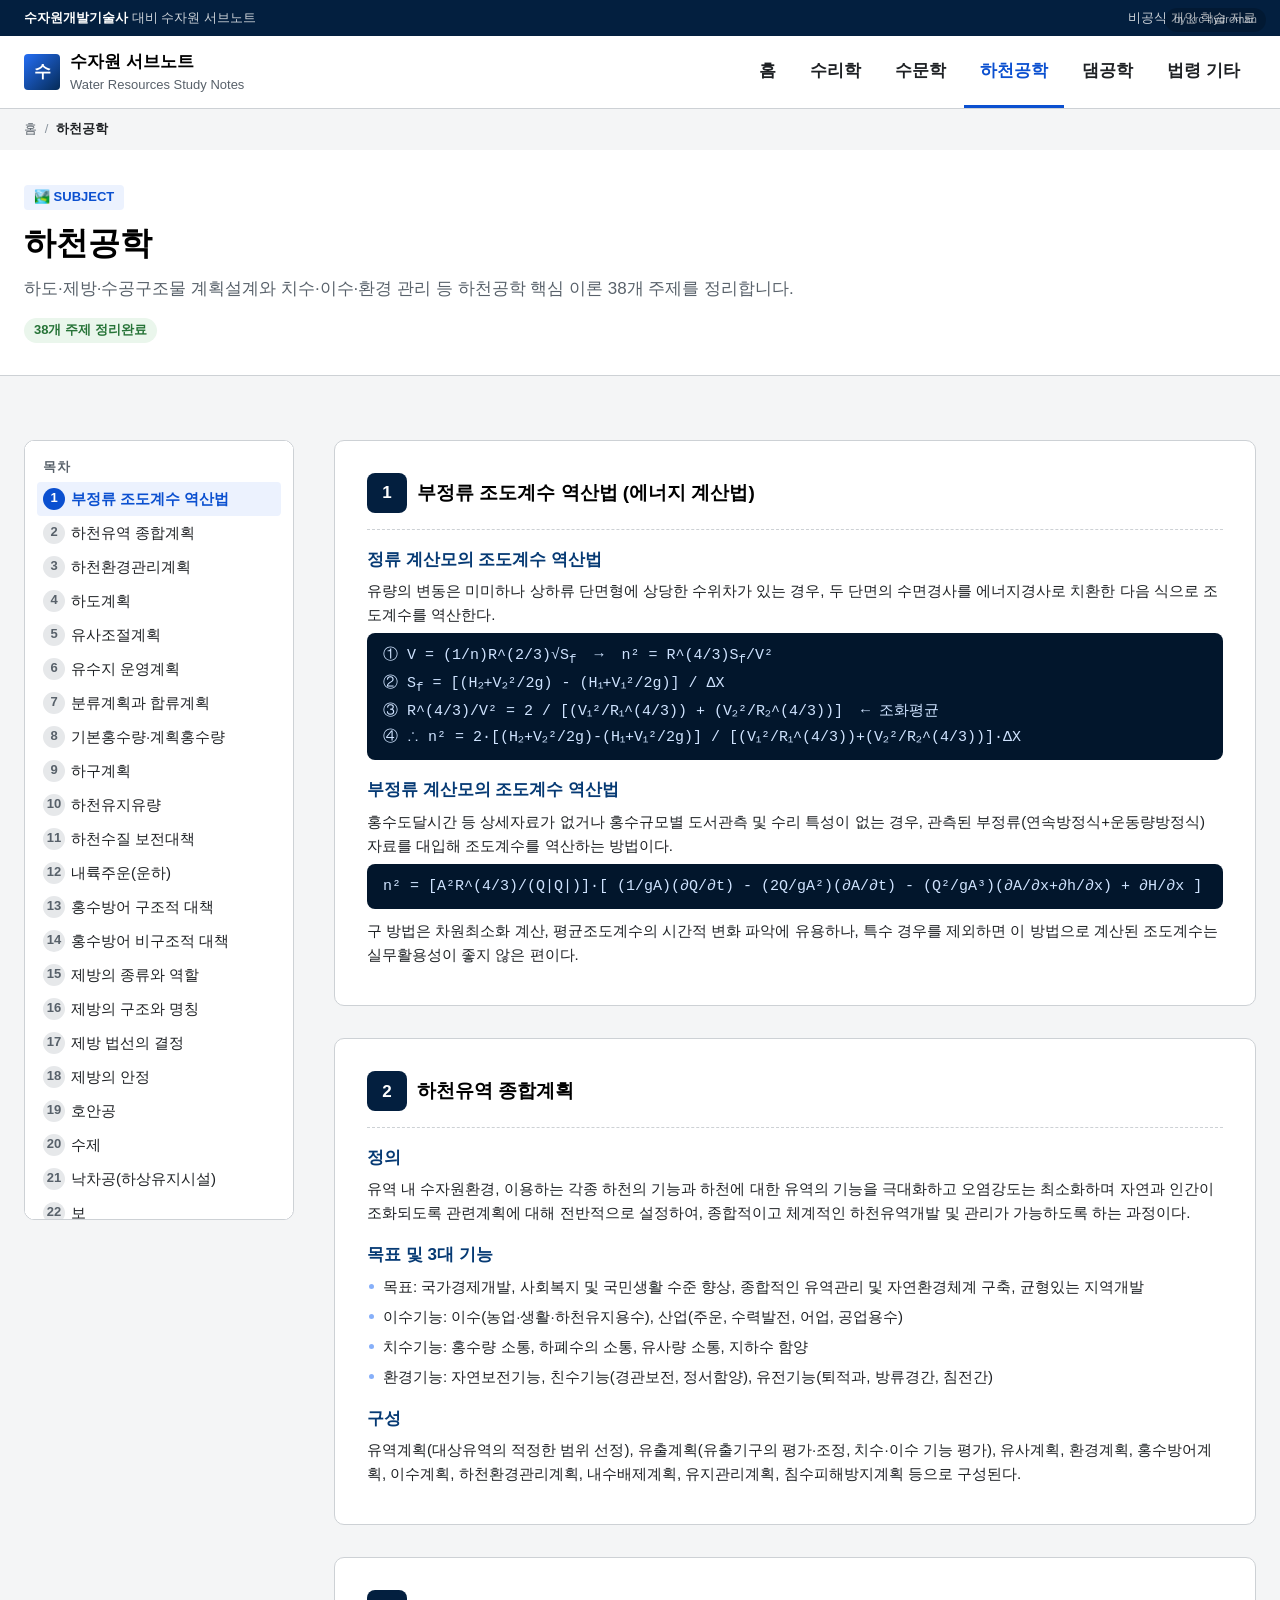
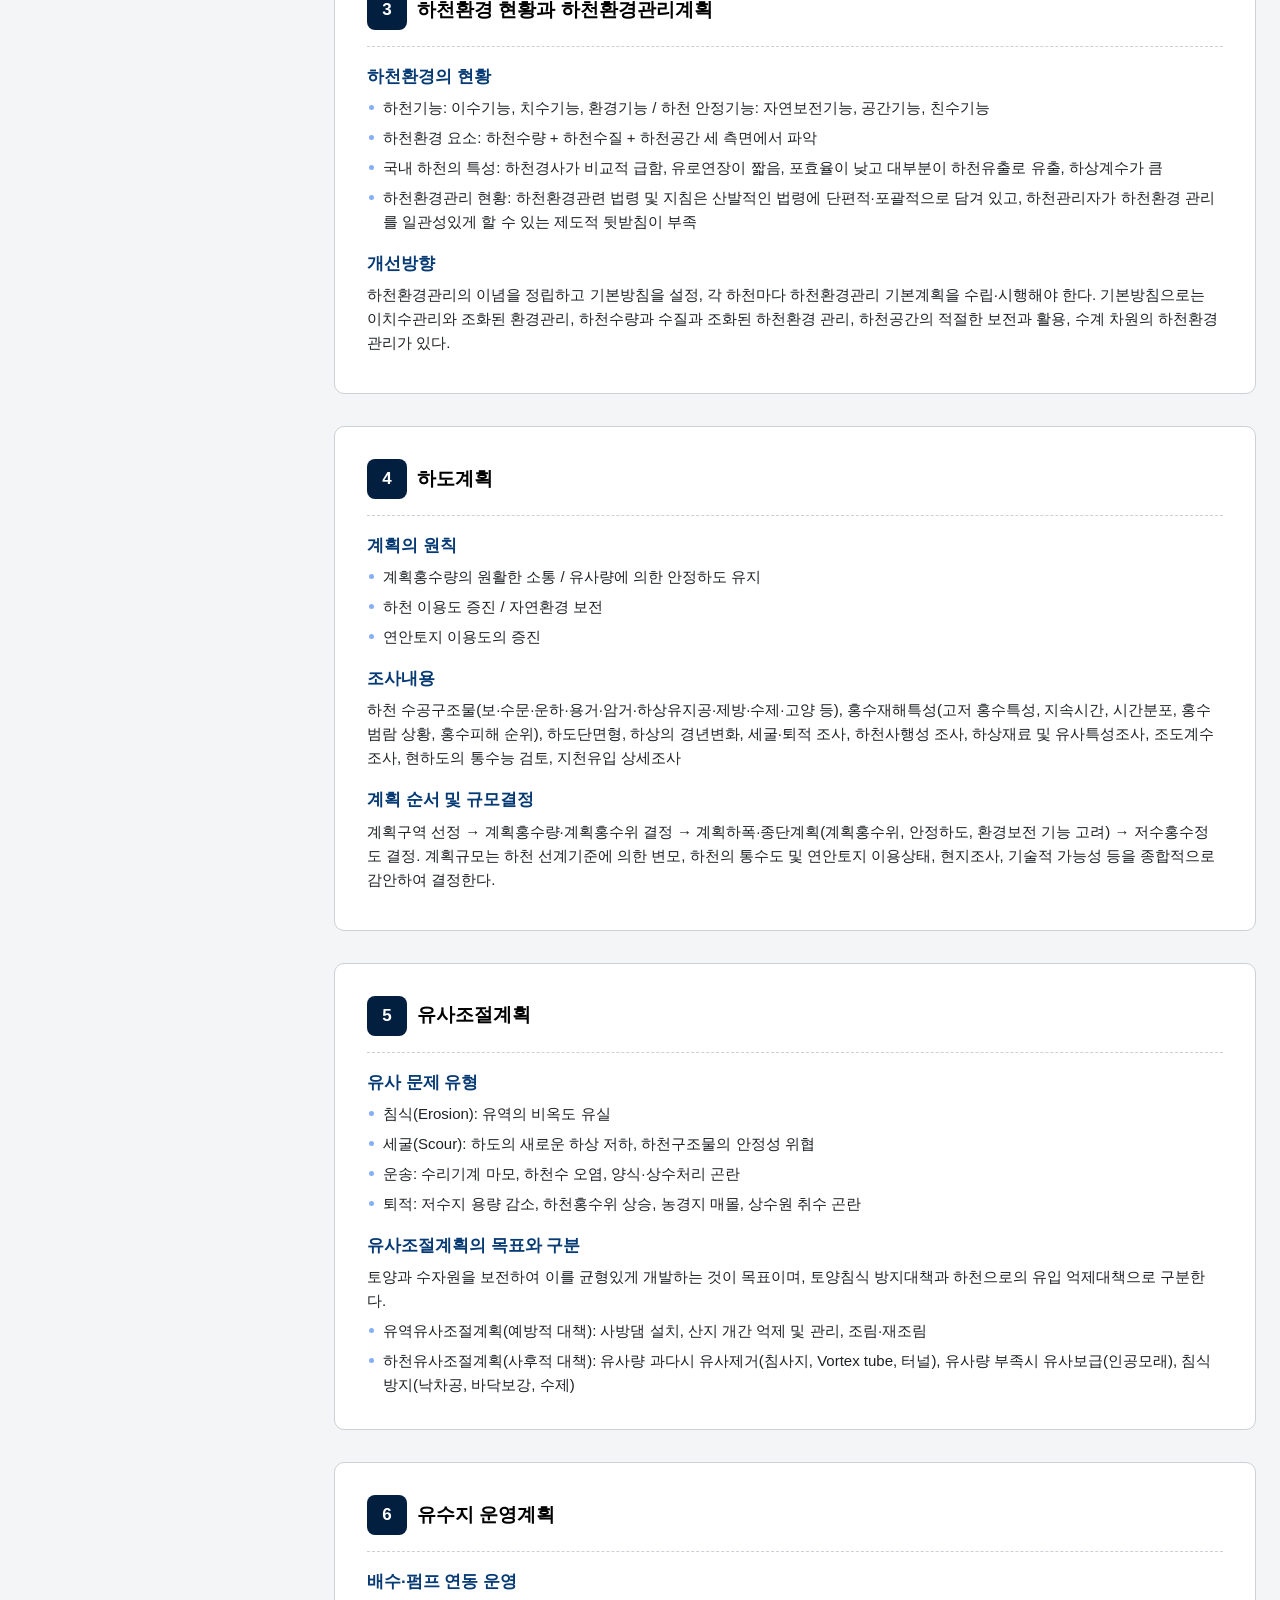
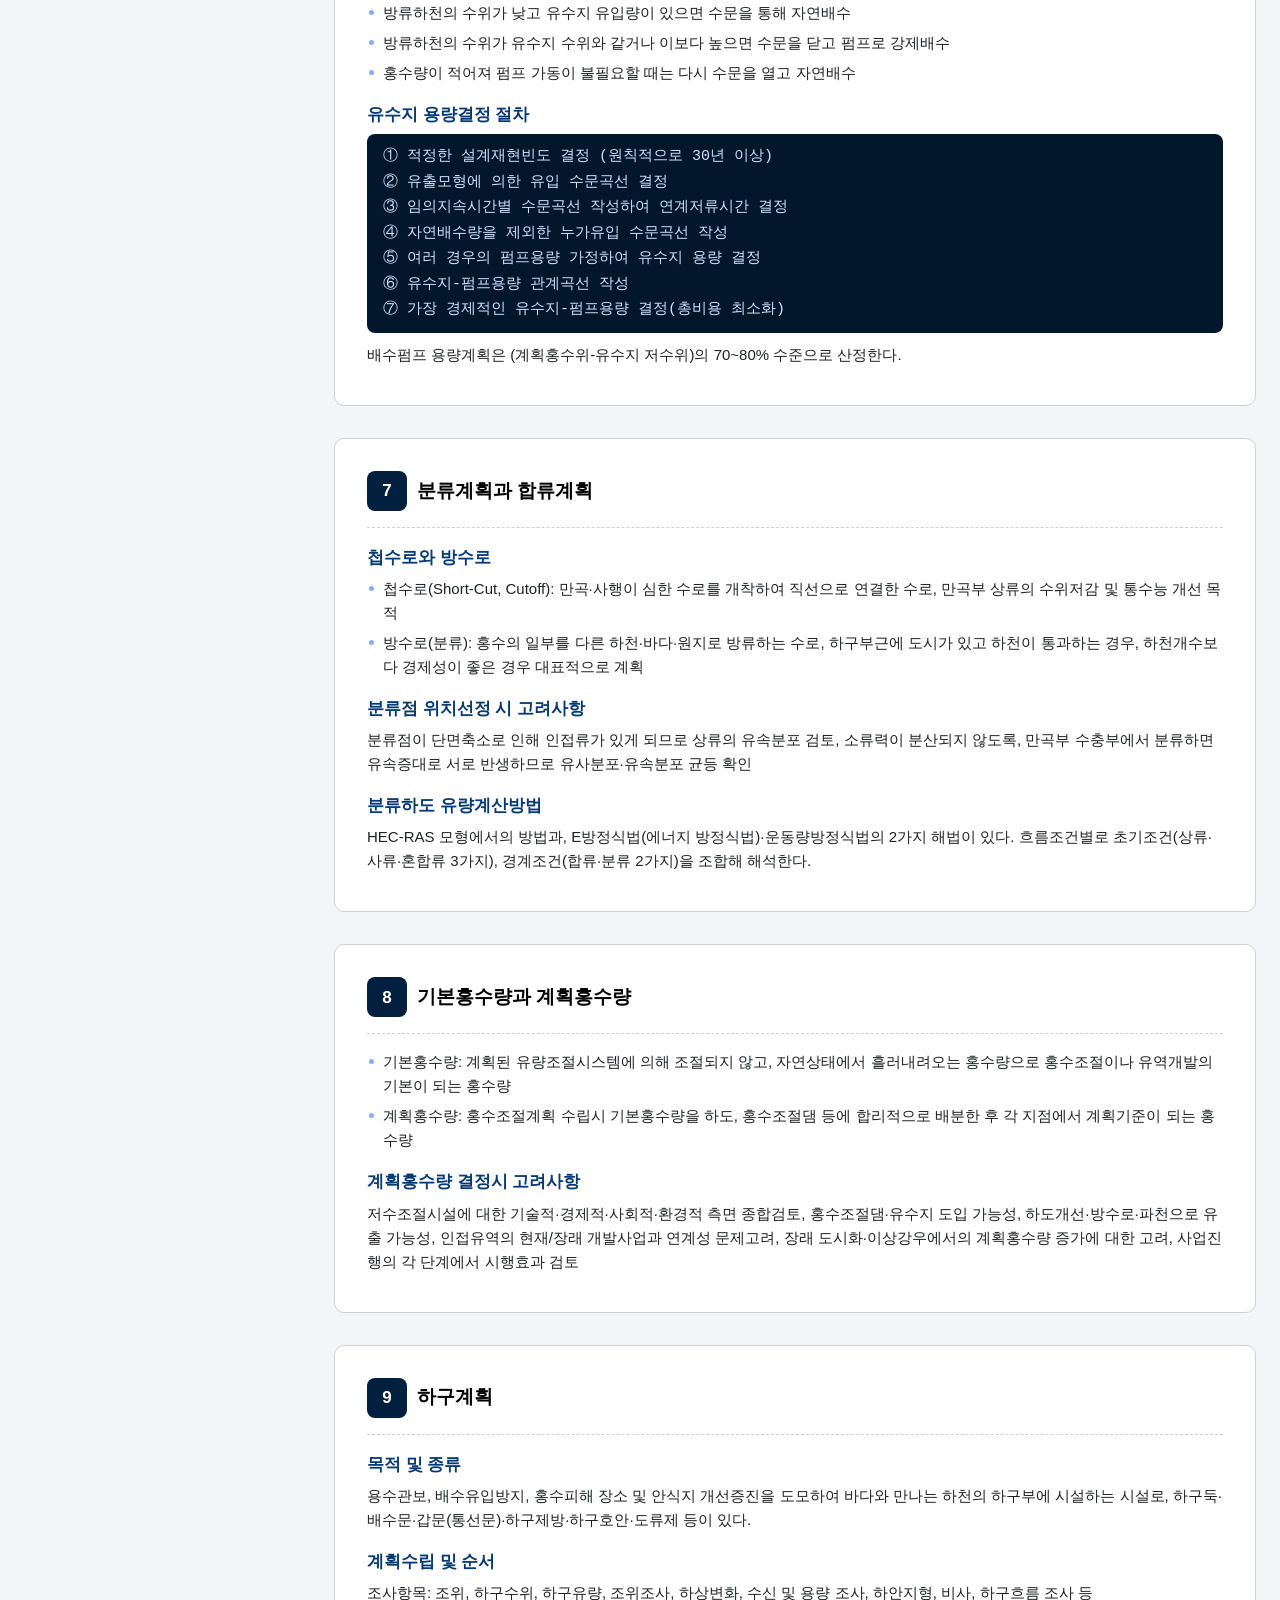
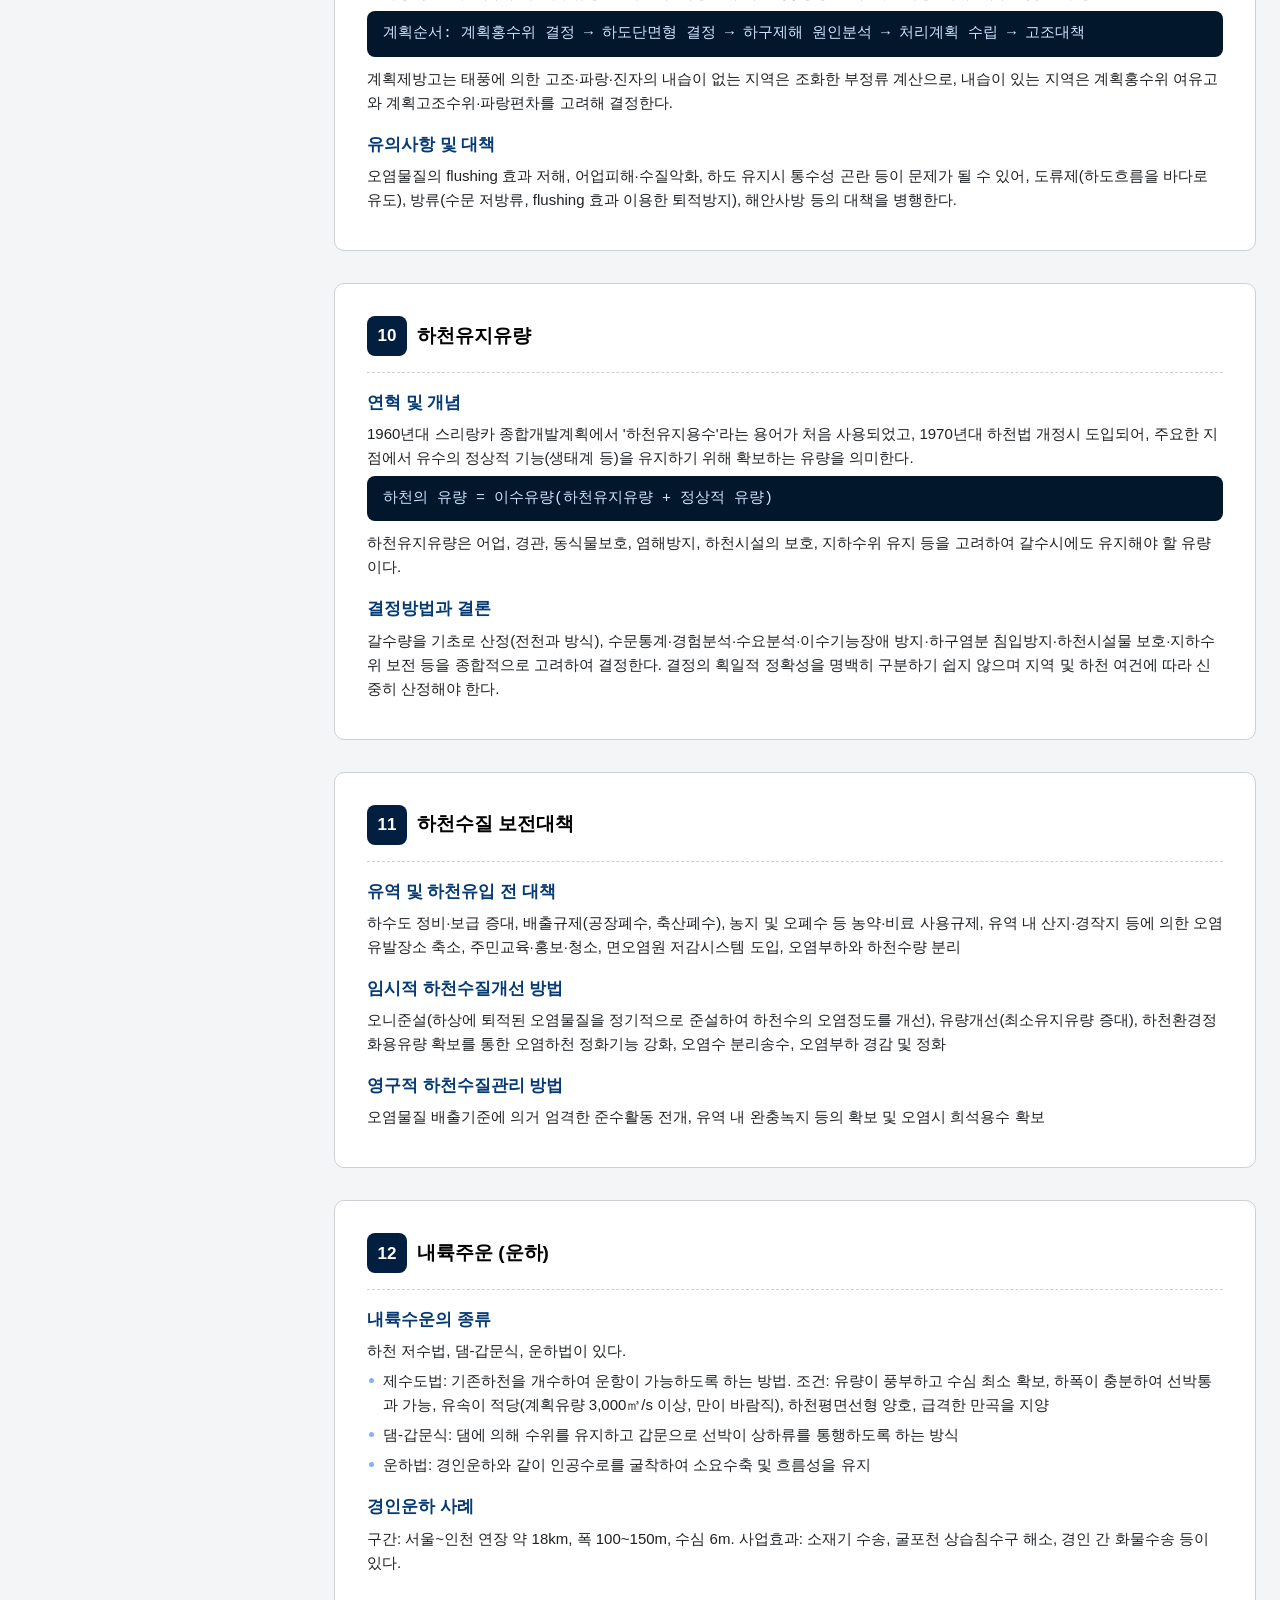
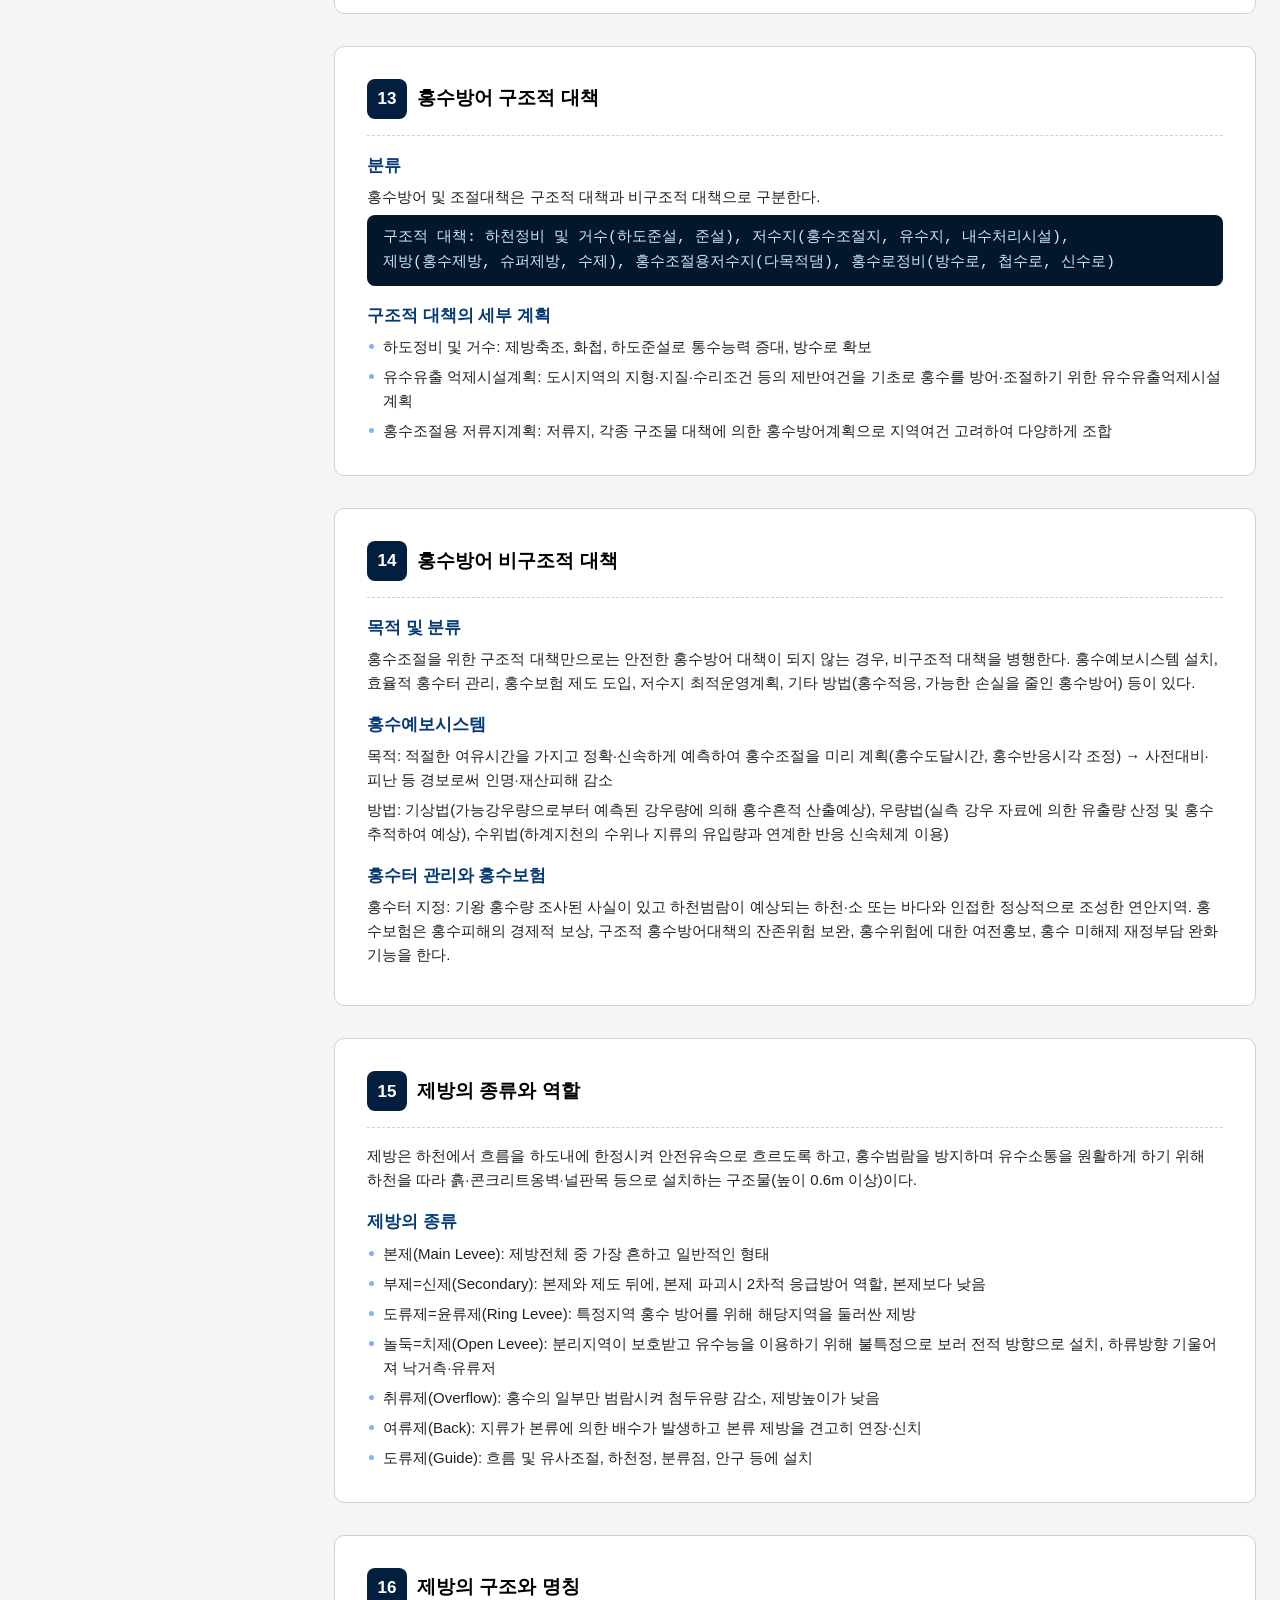
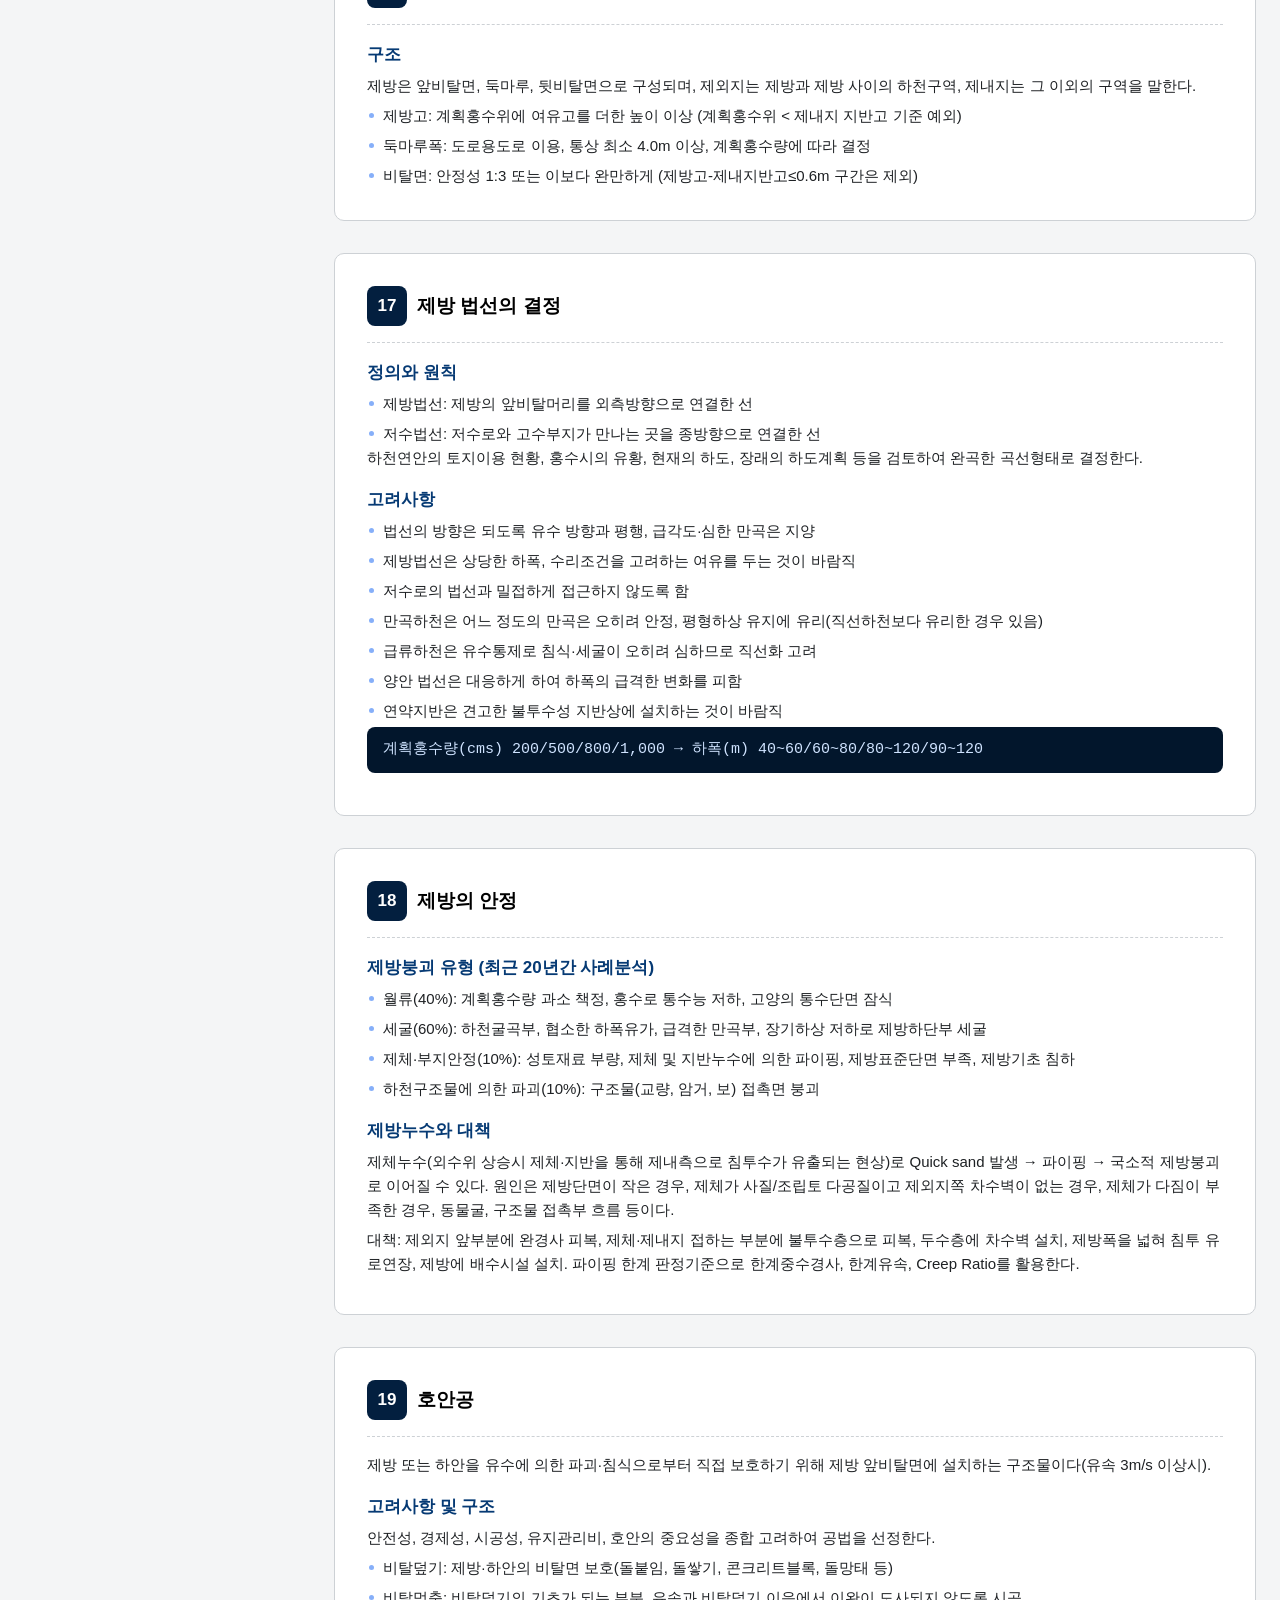
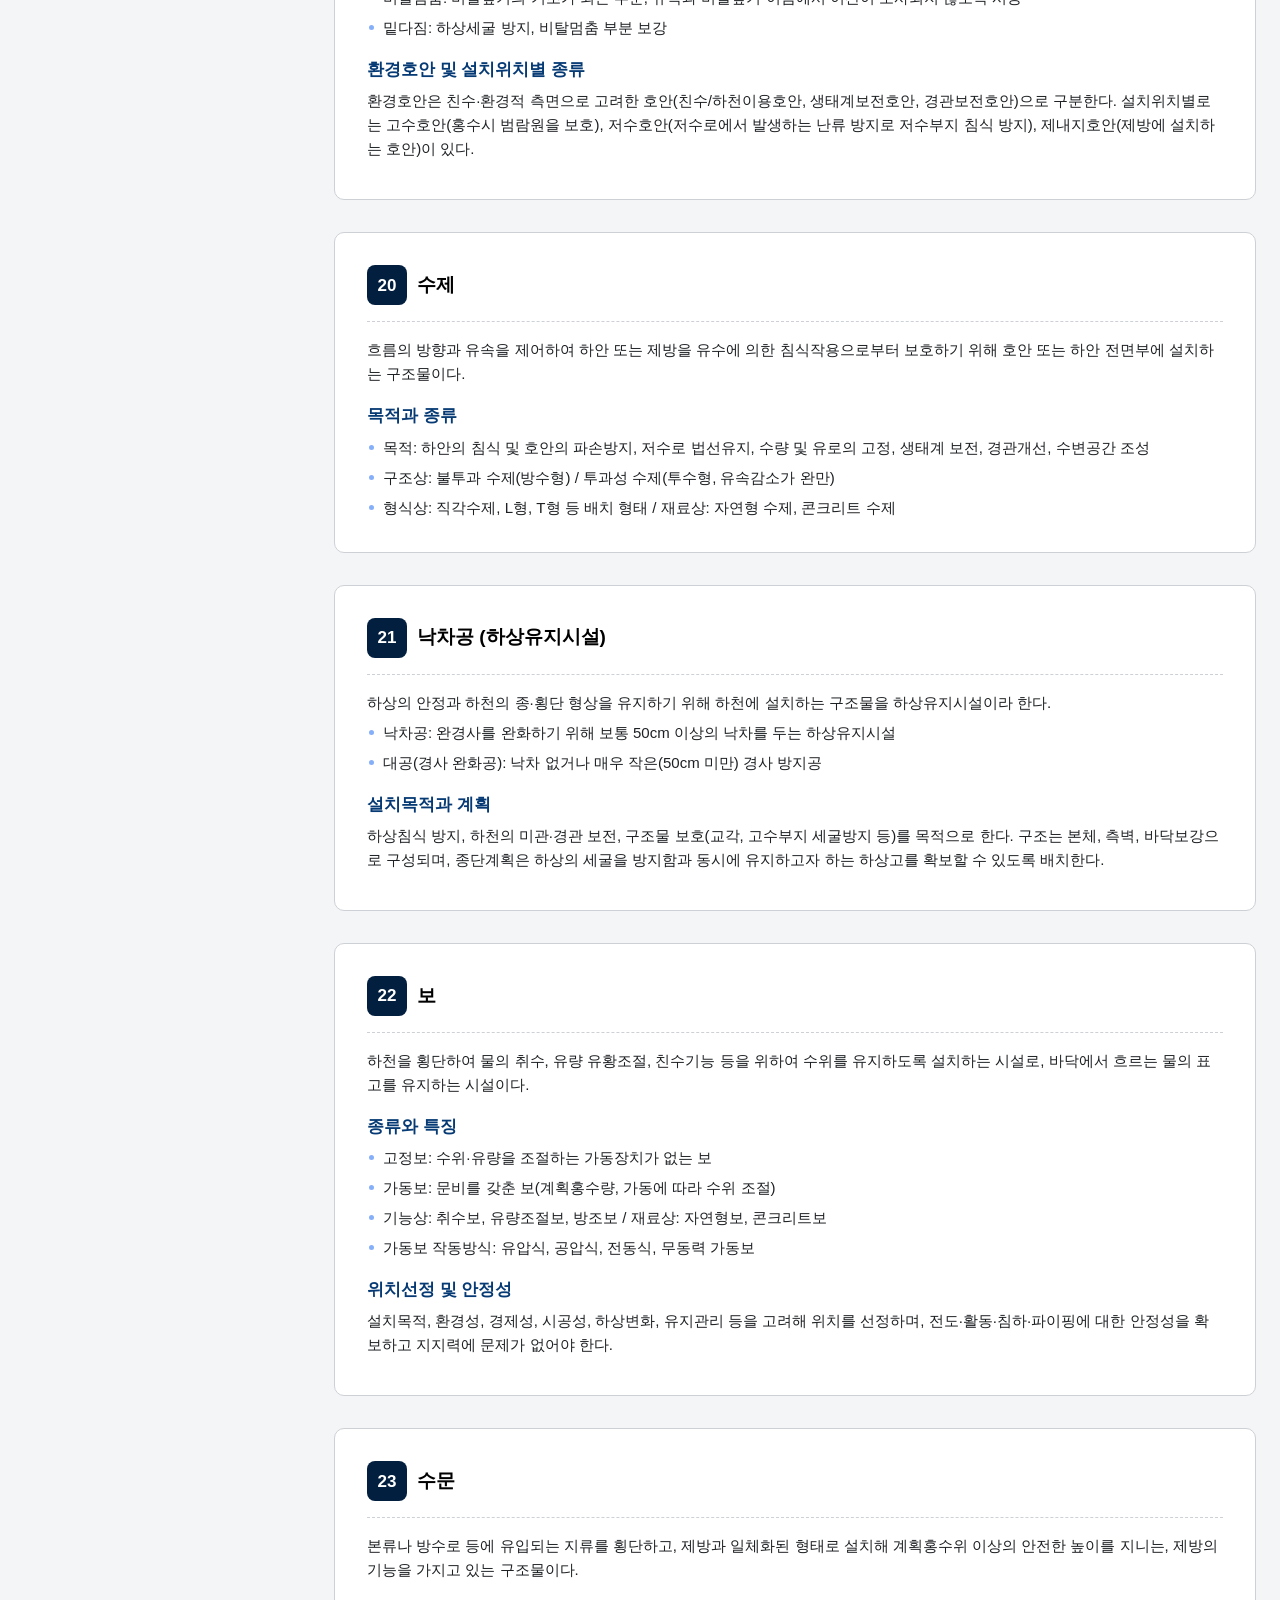
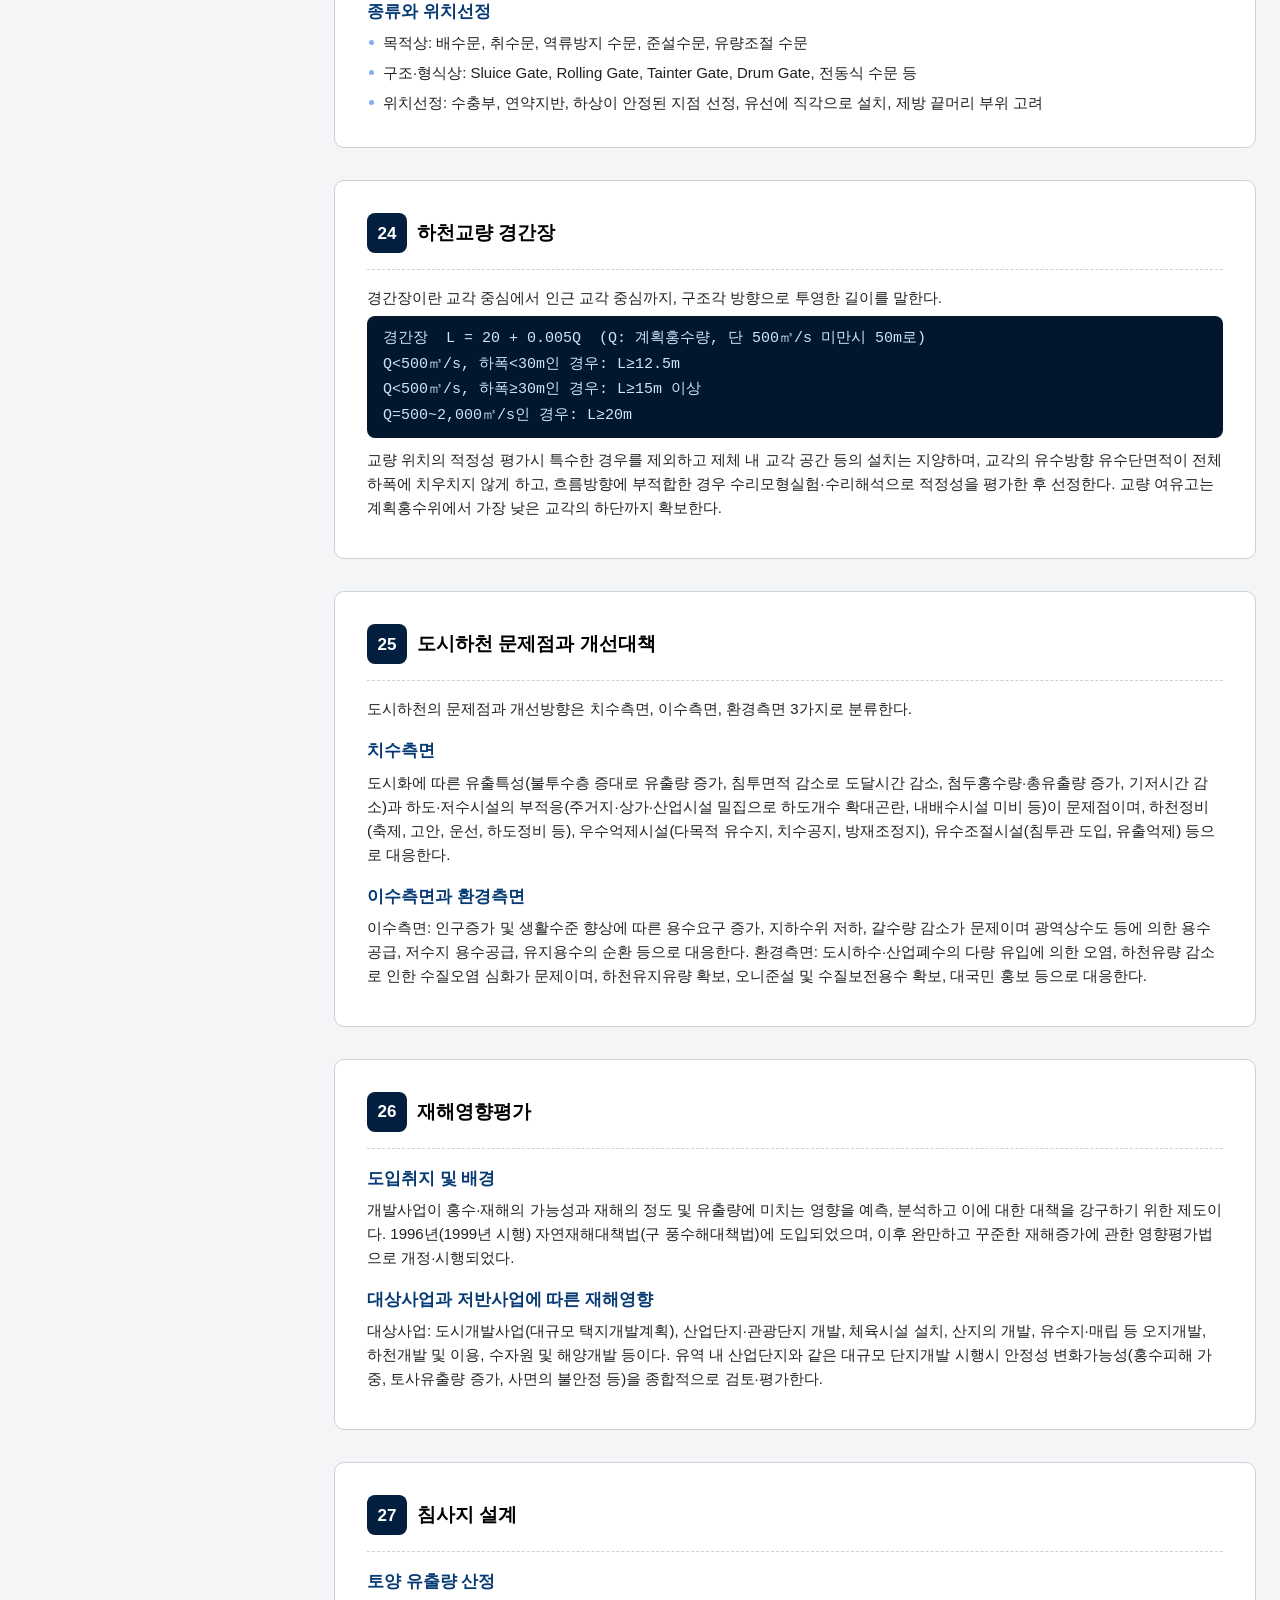
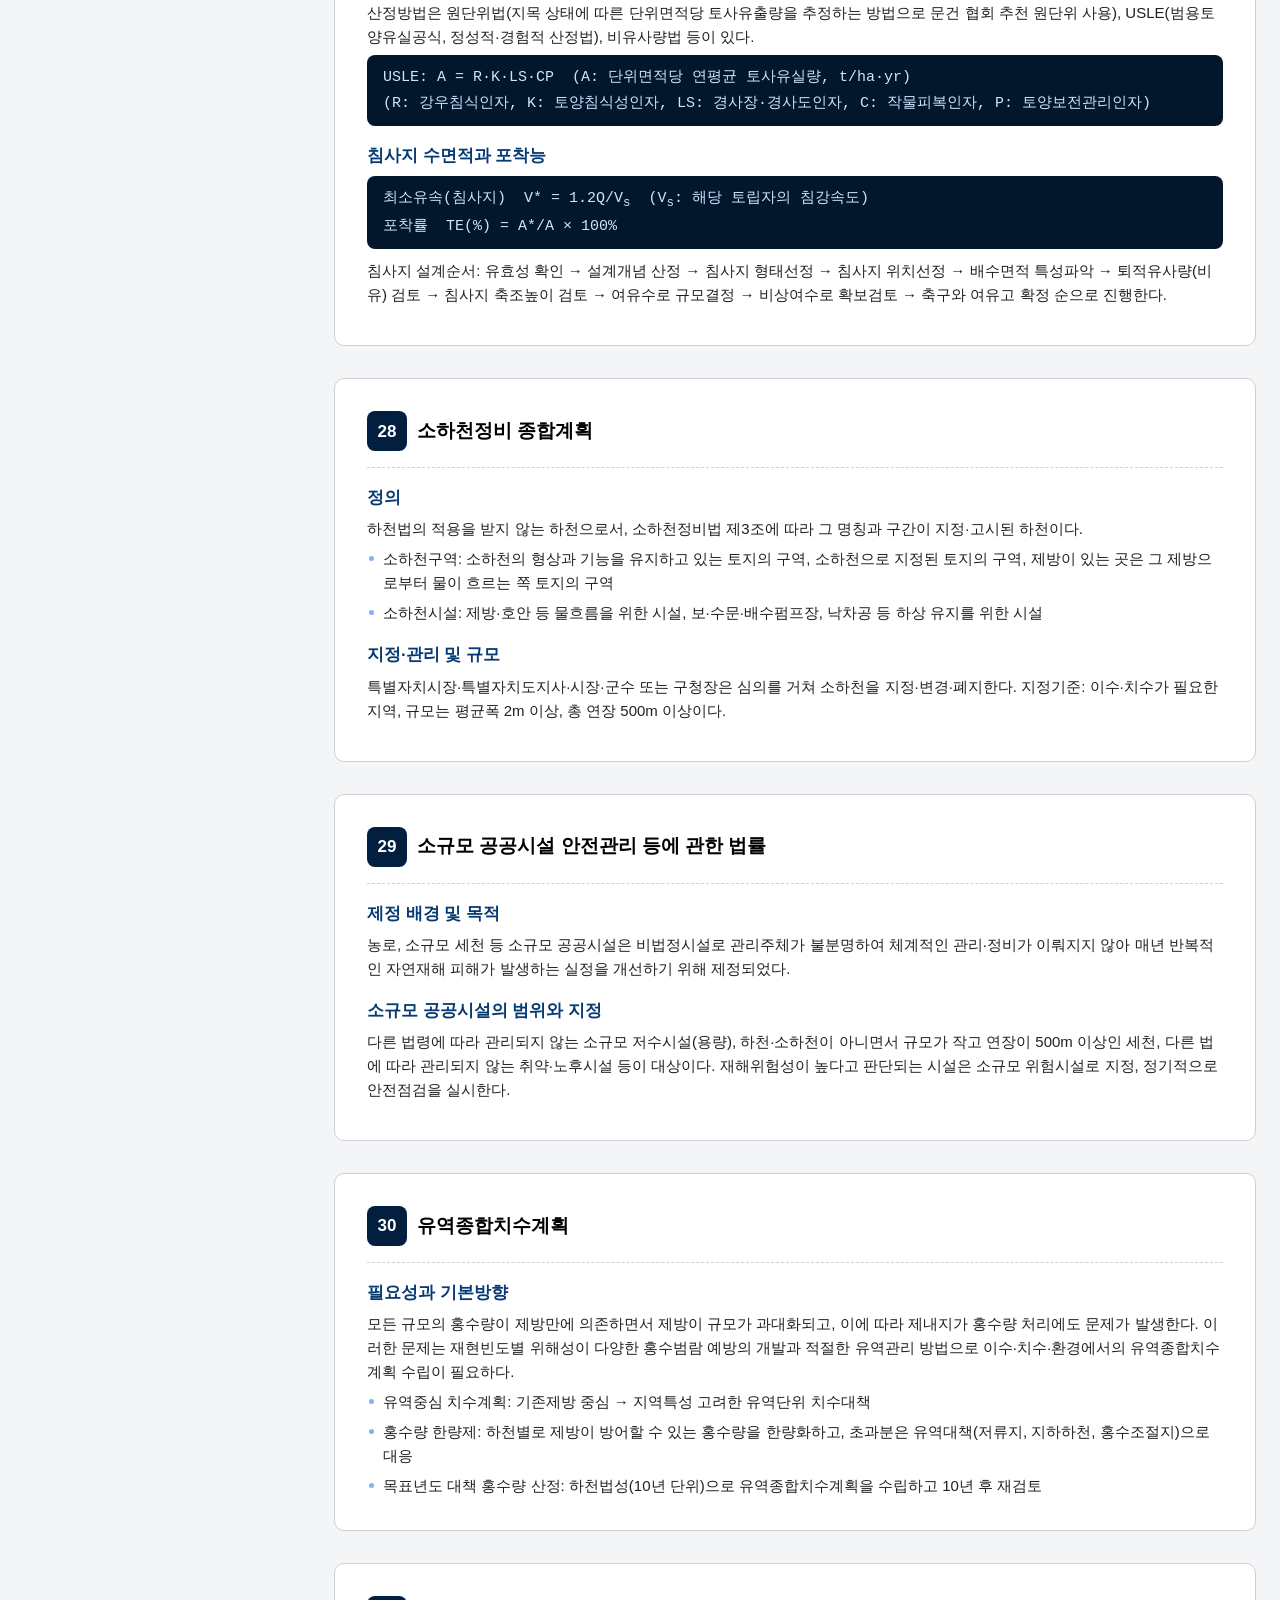
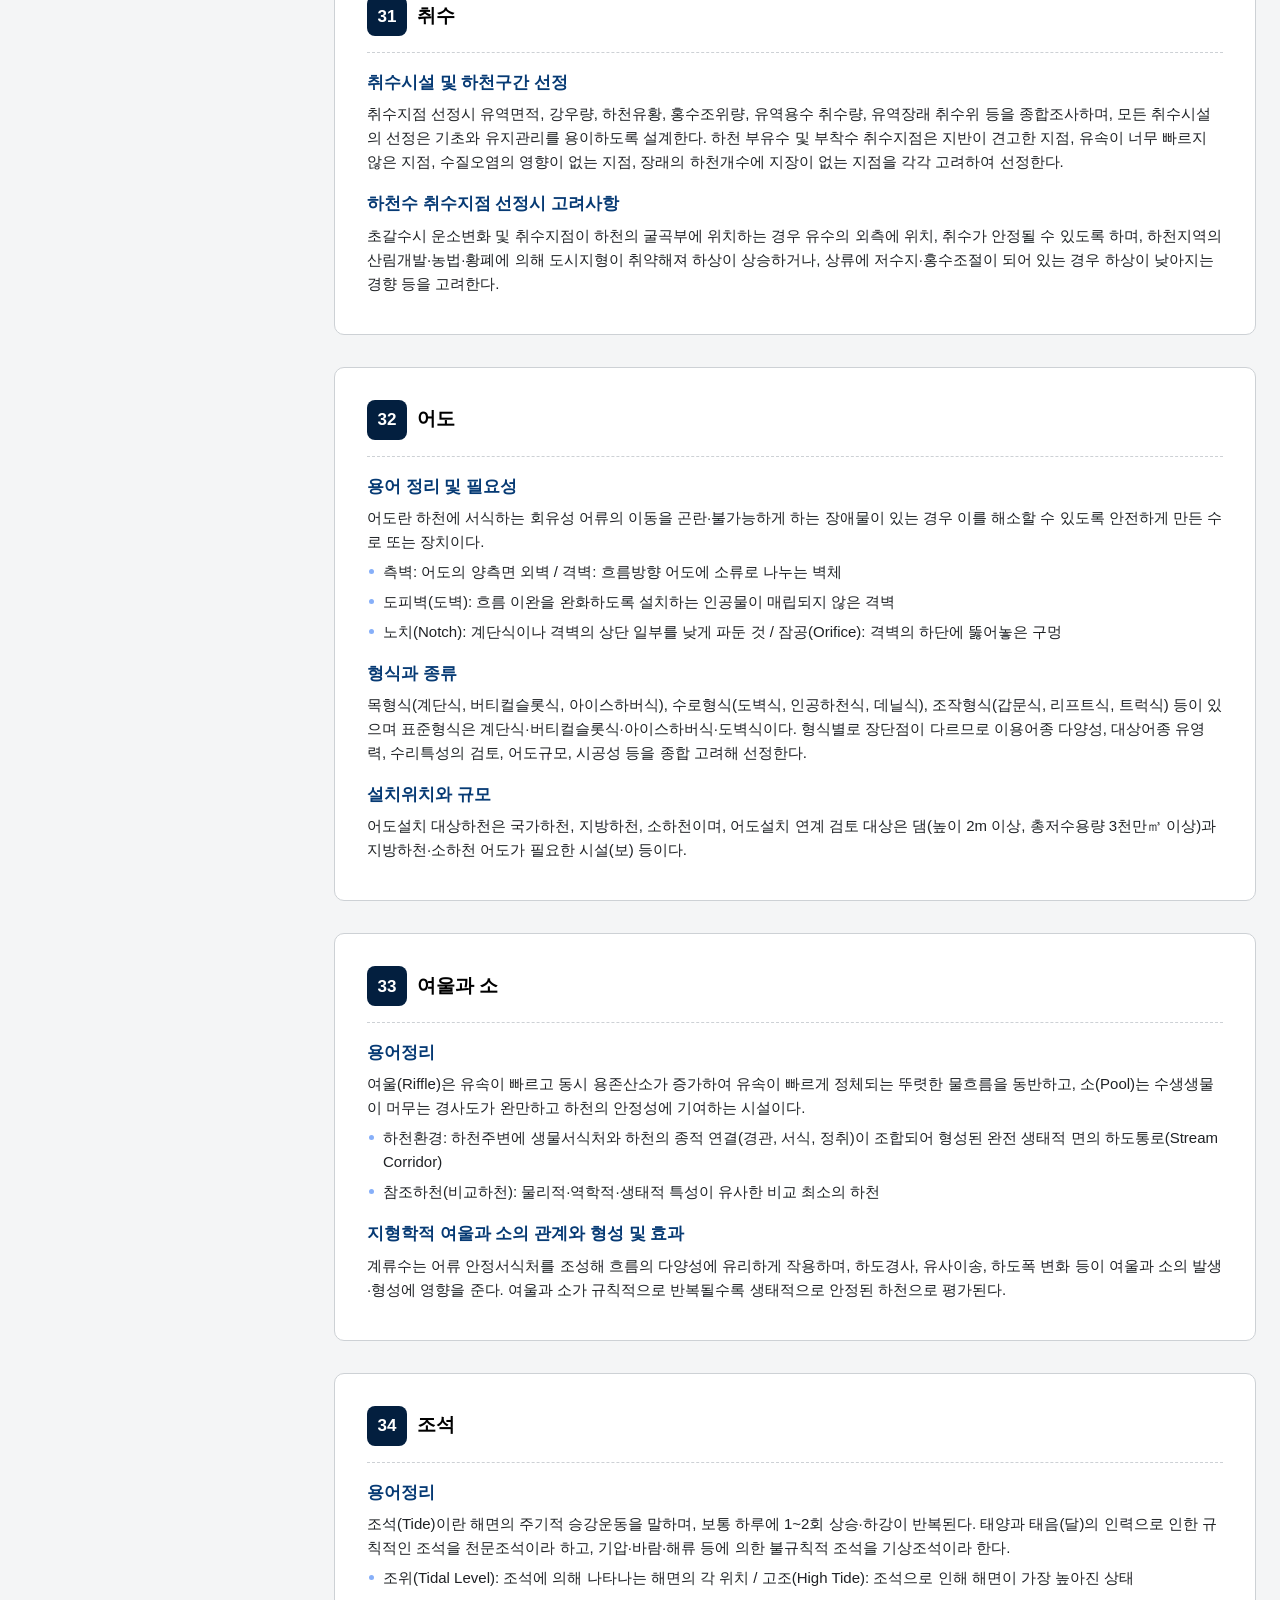
<file: web/subjects/river.html>
<!DOCTYPE html>
<html lang="ko">
<head>
<meta charset="UTF-8">
<meta name="viewport" content="width=device-width, initial-scale=1.0">
<title>하천공학 | 수자원 서브노트</title>
<link rel="stylesheet" href="../assets/css/tokens.css">
<link rel="stylesheet" href="../assets/css/style.css">
</head>
<body>
<span class="credit-badge">by krc hydroman</span>
<a href="#main" class="skip-link">본문 바로가기</a>

<div class="util-bar">
  <div class="container">
    <span><strong>수자원개발기술사</strong> 대비 수자원 서브노트</span>
    <span>비공식 개인 학습 자료</span>
  </div>
</div>

<header class="site-header">
  <div class="container header-inner">
    <a href="../../index.html" class="brand">
      <span class="mark">수</span>
      <span>
        수자원 서브노트
        <span class="sub">Water Resources Study Notes</span>
      </span>
    </a>
    <nav class="gnb" id="gnb">
      <a href="../../index.html">홈</a>
      <a href="hydraulics.html">수리학</a>
      <a href="hydrology.html">수문학</a>
      <a href="river.html" class="active">하천공학</a>
      <a href="dam.html">댐공학</a>
      <a href="law.html">법령 기타</a>
    </nav>
    <button class="nav-toggle" id="navToggle" aria-label="메뉴 열기" aria-expanded="false">
      <span></span>
    </button>
  </div>
</header>

<main id="main">
  <div class="container">
    <nav class="breadcrumb">
      <a href="../../index.html">홈</a>
      <span class="sep">/</span>
      <span class="current">하천공학</span>
    </nav>
  </div>

  <section class="subject-hero">
    <div class="container">
      <span class="tag">🏞️ SUBJECT</span>
      <h1>하천공학</h1>
      <p class="desc">하도·제방·수공구조물 계획설계와 치수·이수·환경 관리 등 하천공학 핵심 이론 38개 주제를 정리합니다.</p>
      <div class="progress-row">
        <span class="progress-badge done">38개 주제 정리완료</span>
      </div>
    </div>
  </section>

  <section class="section">
    <div class="container">
      <div class="layout" style="padding-top:0;">
        <aside class="toc">
          <h4>목차</h4>
          <ul>
            <li><a href="#topic-1"><span class="n">1</span>부정류 조도계수 역산법</a></li>
            <li><a href="#topic-2"><span class="n">2</span>하천유역 종합계획</a></li>
            <li><a href="#topic-3"><span class="n">3</span>하천환경관리계획</a></li>
            <li><a href="#topic-4"><span class="n">4</span>하도계획</a></li>
            <li><a href="#topic-5"><span class="n">5</span>유사조절계획</a></li>
            <li><a href="#topic-6"><span class="n">6</span>유수지 운영계획</a></li>
            <li><a href="#topic-7"><span class="n">7</span>분류계획과 합류계획</a></li>
            <li><a href="#topic-8"><span class="n">8</span>기본홍수량·계획홍수량</a></li>
            <li><a href="#topic-9"><span class="n">9</span>하구계획</a></li>
            <li><a href="#topic-10"><span class="n">10</span>하천유지유량</a></li>
            <li><a href="#topic-11"><span class="n">11</span>하천수질 보전대책</a></li>
            <li><a href="#topic-12"><span class="n">12</span>내륙주운(운하)</a></li>
            <li><a href="#topic-13"><span class="n">13</span>홍수방어 구조적 대책</a></li>
            <li><a href="#topic-14"><span class="n">14</span>홍수방어 비구조적 대책</a></li>
            <li><a href="#topic-15"><span class="n">15</span>제방의 종류와 역할</a></li>
            <li><a href="#topic-16"><span class="n">16</span>제방의 구조와 명칭</a></li>
            <li><a href="#topic-17"><span class="n">17</span>제방 법선의 결정</a></li>
            <li><a href="#topic-18"><span class="n">18</span>제방의 안정</a></li>
            <li><a href="#topic-19"><span class="n">19</span>호안공</a></li>
            <li><a href="#topic-20"><span class="n">20</span>수제</a></li>
            <li><a href="#topic-21"><span class="n">21</span>낙차공(하상유지시설)</a></li>
            <li><a href="#topic-22"><span class="n">22</span>보</a></li>
            <li><a href="#topic-23"><span class="n">23</span>수문</a></li>
            <li><a href="#topic-24"><span class="n">24</span>하천교량 경간장</a></li>
            <li><a href="#topic-25"><span class="n">25</span>도시하천 문제점과 개선대책</a></li>
            <li><a href="#topic-26"><span class="n">26</span>재해영향평가</a></li>
            <li><a href="#topic-27"><span class="n">27</span>침사지 설계</a></li>
            <li><a href="#topic-28"><span class="n">28</span>소하천정비 종합계획</a></li>
            <li><a href="#topic-29"><span class="n">29</span>소규모 공공시설 안전관리</a></li>
            <li><a href="#topic-30"><span class="n">30</span>유역종합치수계획</a></li>
            <li><a href="#topic-31"><span class="n">31</span>취수</a></li>
            <li><a href="#topic-32"><span class="n">32</span>어도</a></li>
            <li><a href="#topic-33"><span class="n">33</span>여울과 소</a></li>
            <li><a href="#topic-34"><span class="n">34</span>조석</a></li>
            <li><a href="#topic-35"><span class="n">35</span>조석의 조화분석</a></li>
            <li><a href="#topic-36"><span class="n">36</span>제고(堤高)의 결정</a></li>
            <li><a href="#topic-37"><span class="n">37</span>하상형태 변화 판별법</a></li>
            <li><a href="#topic-38"><span class="n">38</span>하천 수질 분석</a></li>
          </ul>
        </aside>

        <div class="topics">

          <div class="topic-card" id="topic-1">
            <header><span class="num">1</span><h3>부정류 조도계수 역산법 (에너지 계산법)</h3></header>
            <div class="topic-body">
              <h4>정류 계산모의 조도계수 역산법</h4>
              <p>유량의 변동은 미미하나 상하류 단면형에 상당한 수위차가 있는 경우, 두 단면의 수면경사를 에너지경사로 치환한 다음 식으로 조도계수를 역산한다.</p>
              <div class="formula">① V = (1/n)R^(2/3)√S<sub>f</sub>  →  n² = R^(4/3)S<sub>f</sub>/V²
② S<sub>f</sub> = [(H₂+V₂²/2g) - (H₁+V₁²/2g)] / ΔX
③ R^(4/3)/V² = 2 / [(V₁²/R₁^(4/3)) + (V₂²/R₂^(4/3))]  ← 조화평균
④ ∴ n² = 2·[(H₂+V₂²/2g)-(H₁+V₁²/2g)] / [(V₁²/R₁^(4/3))+(V₂²/R₂^(4/3))]·ΔX</div>
              <h4>부정류 계산모의 조도계수 역산법</h4>
              <p>홍수도달시간 등 상세자료가 없거나 홍수규모별 도서관측 및 수리 특성이 없는 경우, 관측된 부정류(연속방정식+운동량방정식) 자료를 대입해 조도계수를 역산하는 방법이다.</p>
              <div class="formula">n² = [A²R^(4/3)/(Q|Q|)]·[ (1/gA)(∂Q/∂t) - (2Q/gA²)(∂A/∂t) - (Q²/gA³)(∂A/∂x+∂h/∂x) + ∂H/∂x ]</div>
              <p>구 방법은 차원최소화 계산, 평균조도계수의 시간적 변화 파악에 유용하나, 특수 경우를 제외하면 이 방법으로 계산된 조도계수는 실무활용성이 좋지 않은 편이다.</p>
            </div>
          </div>

          <div class="topic-card" id="topic-2">
            <header><span class="num">2</span><h3>하천유역 종합계획</h3></header>
            <div class="topic-body">
              <h4>정의</h4>
              <p>유역 내 수자원환경, 이용하는 각종 하천의 기능과 하천에 대한 유역의 기능을 극대화하고 오염강도는 최소화하며 자연과 인간이 조화되도록 관련계획에 대해 전반적으로 설정하여, 종합적이고 체계적인 하천유역개발 및 관리가 가능하도록 하는 과정이다.</p>
              <h4>목표 및 3대 기능</h4>
              <ul>
                <li>목표: 국가경제개발, 사회복지 및 국민생활 수준 향상, 종합적인 유역관리 및 자연환경체계 구축, 균형있는 지역개발</li>
                <li>이수기능: 이수(농업·생활·하천유지용수), 산업(주운, 수력발전, 어업, 공업용수)</li>
                <li>치수기능: 홍수량 소통, 하폐수의 소통, 유사량 소통, 지하수 함양</li>
                <li>환경기능: 자연보전기능, 친수기능(경관보전, 정서함양), 유전기능(퇴적과, 방류경간, 침전간)</li>
              </ul>
              <h4>구성</h4>
              <p>유역계획(대상유역의 적정한 범위 선정), 유출계획(유출기구의 평가·조정, 치수·이수 기능 평가), 유사계획, 환경계획, 홍수방어계획, 이수계획, 하천환경관리계획, 내수배제계획, 유지관리계획, 침수피해방지계획 등으로 구성된다.</p>
            </div>
          </div>

          <div class="topic-card" id="topic-3">
            <header><span class="num">3</span><h3>하천환경 현황과 하천환경관리계획</h3></header>
            <div class="topic-body">
              <h4>하천환경의 현황</h4>
              <ul>
                <li>하천기능: 이수기능, 치수기능, 환경기능 / 하천 안정기능: 자연보전기능, 공간기능, 친수기능</li>
                <li>하천환경 요소: 하천수량 + 하천수질 + 하천공간 세 측면에서 파악</li>
                <li>국내 하천의 특성: 하천경사가 비교적 급함, 유로연장이 짧음, 포효율이 낮고 대부분이 하천유출로 유출, 하상계수가 큼</li>
                <li>하천환경관리 현황: 하천환경관련 법령 및 지침은 산발적인 법령에 단편적·포괄적으로 담겨 있고, 하천관리자가 하천환경 관리를 일관성있게 할 수 있는 제도적 뒷받침이 부족</li>
              </ul>
              <h4>개선방향</h4>
              <p>하천환경관리의 이념을 정립하고 기본방침을 설정, 각 하천마다 하천환경관리 기본계획을 수립·시행해야 한다. 기본방침으로는 이치수관리와 조화된 환경관리, 하천수량과 수질과 조화된 하천환경 관리, 하천공간의 적절한 보전과 활용, 수계 차원의 하천환경관리가 있다.</p>
            </div>
          </div>

          <div class="topic-card" id="topic-4">
            <header><span class="num">4</span><h3>하도계획</h3></header>
            <div class="topic-body">
              <h4>계획의 원칙</h4>
              <ul>
                <li>계획홍수량의 원활한 소통 / 유사량에 의한 안정하도 유지</li>
                <li>하천 이용도 증진 / 자연환경 보전</li>
                <li>연안토지 이용도의 증진</li>
              </ul>
              <h4>조사내용</h4>
              <p>하천 수공구조물(보·수문·운하·용거·암거·하상유지공·제방·수제·고양 등), 홍수재해특성(고저 홍수특성, 지속시간, 시간분포, 홍수범람 상황, 홍수피해 순위), 하도단면형, 하상의 경년변화, 세굴·퇴적 조사, 하천사행성 조사, 하상재료 및 유사특성조사, 조도계수 조사, 현하도의 통수능 검토, 지천유입 상세조사</p>
              <h4>계획 순서 및 규모결정</h4>
              <p>계획구역 선정 → 계획홍수량·계획홍수위 결정 → 계획하폭·종단계획(계획홍수위, 안정하도, 환경보전 기능 고려) → 저수홍수정도 결정. 계획규모는 하천 선계기준에 의한 변모, 하천의 통수도 및 연안토지 이용상태, 현지조사, 기술적 가능성 등을 종합적으로 감안하여 결정한다.</p>
            </div>
          </div>

          <div class="topic-card" id="topic-5">
            <header><span class="num">5</span><h3>유사조절계획</h3></header>
            <div class="topic-body">
              <h4>유사 문제 유형</h4>
              <ul>
                <li>침식(Erosion): 유역의 비옥도 유실</li>
                <li>세굴(Scour): 하도의 새로운 하상 저하, 하천구조물의 안정성 위협</li>
                <li>운송: 수리기계 마모, 하천수 오염, 양식·상수처리 곤란</li>
                <li>퇴적: 저수지 용량 감소, 하천홍수위 상승, 농경지 매몰, 상수원 취수 곤란</li>
              </ul>
              <h4>유사조절계획의 목표와 구분</h4>
              <p>토양과 수자원을 보전하여 이를 균형있게 개발하는 것이 목표이며, 토양침식 방지대책과 하천으로의 유입 억제대책으로 구분한다.</p>
              <ul>
                <li>유역유사조절계획(예방적 대책): 사방댐 설치, 산지 개간 억제 및 관리, 조림·재조림</li>
                <li>하천유사조절계획(사후적 대책): 유사량 과다시 유사제거(침사지, Vortex tube, 터널), 유사량 부족시 유사보급(인공모래), 침식방지(낙차공, 바닥보강, 수제)</li>
              </ul>
            </div>
          </div>

          <div class="topic-card" id="topic-6">
            <header><span class="num">6</span><h3>유수지 운영계획</h3></header>
            <div class="topic-body">
              <h4>배수·펌프 연동 운영</h4>
              <ul>
                <li>방류하천의 수위가 낮고 유수지 유입량이 있으면 수문을 통해 자연배수</li>
                <li>방류하천의 수위가 유수지 수위와 같거나 이보다 높으면 수문을 닫고 펌프로 강제배수</li>
                <li>홍수량이 적어져 펌프 가동이 불필요할 때는 다시 수문을 열고 자연배수</li>
              </ul>
              <h4>유수지 용량결정 절차</h4>
              <div class="formula">① 적정한 설계재현빈도 결정 (원칙적으로 30년 이상)
② 유출모형에 의한 유입 수문곡선 결정
③ 임의지속시간별 수문곡선 작성하여 연계저류시간 결정
④ 자연배수량을 제외한 누가유입 수문곡선 작성
⑤ 여러 경우의 펌프용량 가정하여 유수지 용량 결정
⑥ 유수지-펌프용량 관계곡선 작성
⑦ 가장 경제적인 유수지-펌프용량 결정(총비용 최소화)</div>
              <p>배수펌프 용량계획은 (계획홍수위-유수지 저수위)의 70~80% 수준으로 산정한다.</p>
            </div>
          </div>

          <div class="topic-card" id="topic-7">
            <header><span class="num">7</span><h3>분류계획과 합류계획</h3></header>
            <div class="topic-body">
              <h4>첩수로와 방수로</h4>
              <ul>
                <li>첩수로(Short-Cut, Cutoff): 만곡·사행이 심한 수로를 개착하여 직선으로 연결한 수로, 만곡부 상류의 수위저감 및 통수능 개선 목적</li>
                <li>방수로(분류): 홍수의 일부를 다른 하천·바다·원지로 방류하는 수로, 하구부근에 도시가 있고 하천이 통과하는 경우, 하천개수보다 경제성이 좋은 경우 대표적으로 계획</li>
              </ul>
              <h4>분류점 위치선정 시 고려사항</h4>
              <p>분류점이 단면축소로 인해 인접류가 있게 되므로 상류의 유속분포 검토, 소류력이 분산되지 않도록, 만곡부 수충부에서 분류하면 유속증대로 서로 반생하므로 유사분포·유속분포 균등 확인</p>
              <h4>분류하도 유량계산방법</h4>
              <p>HEC-RAS 모형에서의 방법과, E방정식법(에너지 방정식법)·운동량방정식법의 2가지 해법이 있다. 흐름조건별로 초기조건(상류·사류·혼합류 3가지), 경계조건(합류·분류 2가지)을 조합해 해석한다.</p>
            </div>
          </div>

          <div class="topic-card" id="topic-8">
            <header><span class="num">8</span><h3>기본홍수량과 계획홍수량</h3></header>
            <div class="topic-body">
              <ul>
                <li>기본홍수량: 계획된 유량조절시스템에 의해 조절되지 않고, 자연상태에서 흘러내려오는 홍수량으로 홍수조절이나 유역개발의 기본이 되는 홍수량</li>
                <li>계획홍수량: 홍수조절계획 수립시 기본홍수량을 하도, 홍수조절댐 등에 합리적으로 배분한 후 각 지점에서 계획기준이 되는 홍수량</li>
              </ul>
              <h4>계획홍수량 결정시 고려사항</h4>
              <p>저수조절시설에 대한 기술적·경제적·사회적·환경적 측면 종합검토, 홍수조절댐·유수지 도입 가능성, 하도개선·방수로·파천으로 유출 가능성, 인접유역의 현재/장래 개발사업과 연계성 문제고려, 장래 도시화·이상강우에서의 계획홍수량 증가에 대한 고려, 사업진행의 각 단계에서 시행효과 검토</p>
            </div>
          </div>

          <div class="topic-card" id="topic-9">
            <header><span class="num">9</span><h3>하구계획</h3></header>
            <div class="topic-body">
              <h4>목적 및 종류</h4>
              <p>용수관보, 배수유입방지, 홍수피해 장소 및 안식지 개선증진을 도모하여 바다와 만나는 하천의 하구부에 시설하는 시설로, 하구둑·배수문·갑문(통선문)·하구제방·하구호안·도류제 등이 있다.</p>
              <h4>계획수립 및 순서</h4>
              <p>조사항목: 조위, 하구수위, 하구유량, 조위조사, 하상변화, 수신 및 용량 조사, 하안지형, 비사, 하구흐름 조사 등</p>
              <div class="formula">계획순서: 계획홍수위 결정 → 하도단면형 결정 → 하구제해 원인분석 → 처리계획 수립 → 고조대책</div>
              <p>계획제방고는 태풍에 의한 고조·파랑·진자의 내습이 없는 지역은 조화한 부정류 계산으로, 내습이 있는 지역은 계획홍수위 여유고와 계획고조수위·파랑편차를 고려해 결정한다.</p>
              <h4>유의사항 및 대책</h4>
              <p>오염물질의 flushing 효과 저해, 어업피해·수질악화, 하도 유지시 통수성 곤란 등이 문제가 될 수 있어, 도류제(하도흐름을 바다로 유도), 방류(수문 저방류, flushing 효과 이용한 퇴적방지), 해안사방 등의 대책을 병행한다.</p>
            </div>
          </div>

          <div class="topic-card" id="topic-10">
            <header><span class="num">10</span><h3>하천유지유량</h3></header>
            <div class="topic-body">
              <h4>연혁 및 개념</h4>
              <p>1960년대 스리랑카 종합개발계획에서 '하천유지용수'라는 용어가 처음 사용되었고, 1970년대 하천법 개정시 도입되어, 주요한 지점에서 유수의 정상적 기능(생태계 등)을 유지하기 위해 확보하는 유량을 의미한다.</p>
              <div class="formula">하천의 유량 = 이수유량(하천유지유량 + 정상적 유량)</div>
              <p>하천유지유량은 어업, 경관, 동식물보호, 염해방지, 하천시설의 보호, 지하수위 유지 등을 고려하여 갈수시에도 유지해야 할 유량이다.</p>
              <h4>결정방법과 결론</h4>
              <p>갈수량을 기초로 산정(전천과 방식), 수문통계·경험분석·수요분석·이수기능장애 방지·하구염분 침입방지·하천시설물 보호·지하수위 보전 등을 종합적으로 고려하여 결정한다. 결정의 획일적 정확성을 명백히 구분하기 쉽지 않으며 지역 및 하천 여건에 따라 신중히 산정해야 한다.</p>
            </div>
          </div>

          <div class="topic-card" id="topic-11">
            <header><span class="num">11</span><h3>하천수질 보전대책</h3></header>
            <div class="topic-body">
              <h4>유역 및 하천유입 전 대책</h4>
              <p>하수도 정비·보급 증대, 배출규제(공장폐수, 축산폐수), 농지 및 오폐수 등 농약·비료 사용규제, 유역 내 산지·경작지 등에 의한 오염 유발장소 축소, 주민교육·홍보·청소, 면오염원 저감시스템 도입, 오염부하와 하천수량 분리</p>
              <h4>임시적 하천수질개선 방법</h4>
              <p>오니준설(하상에 퇴적된 오염물질을 정기적으로 준설하여 하천수의 오염정도를 개선), 유량개선(최소유지유량 증대), 하천환경정화용유량 확보를 통한 오염하천 정화기능 강화, 오염수 분리송수, 오염부하 경감 및 정화</p>
              <h4>영구적 하천수질관리 방법</h4>
              <p>오염물질 배출기준에 의거 엄격한 준수활동 전개, 유역 내 완충녹지 등의 확보 및 오염시 희석용수 확보</p>
            </div>
          </div>

          <div class="topic-card" id="topic-12">
            <header><span class="num">12</span><h3>내륙주운 (운하)</h3></header>
            <div class="topic-body">
              <h4>내륙수운의 종류</h4>
              <p>하천 저수법, 댐-갑문식, 운하법이 있다.</p>
              <ul>
                <li>제수도법: 기존하천을 개수하여 운항이 가능하도록 하는 방법. 조건: 유량이 풍부하고 수심 최소 확보, 하폭이 충분하여 선박통과 가능, 유속이 적당(계획유량 3,000㎥/s 이상, 만이 바람직), 하천평면선형 양호, 급격한 만곡을 지양</li>
                <li>댐-갑문식: 댐에 의해 수위를 유지하고 갑문으로 선박이 상하류를 통행하도록 하는 방식</li>
                <li>운하법: 경인운하와 같이 인공수로를 굴착하여 소요수축 및 흐름성을 유지</li>
              </ul>
              <h4>경인운하 사례</h4>
              <p>구간: 서울~인천 연장 약 18km, 폭 100~150m, 수심 6m. 사업효과: 소재기 수송, 굴포천 상습침수구 해소, 경인 간 화물수송 등이 있다.</p>
            </div>
          </div>

          <div class="topic-card" id="topic-13">
            <header><span class="num">13</span><h3>홍수방어 구조적 대책</h3></header>
            <div class="topic-body">
              <h4>분류</h4>
              <p>홍수방어 및 조절대책은 구조적 대책과 비구조적 대책으로 구분한다.</p>
              <div class="formula">구조적 대책: 하천정비 및 거수(하도준설, 준설), 저수지(홍수조절지, 유수지, 내수처리시설),
제방(홍수제방, 슈퍼제방, 수제), 홍수조절용저수지(다목적댐), 홍수로정비(방수로, 첩수로, 신수로)</div>
              <h4>구조적 대책의 세부 계획</h4>
              <ul>
                <li>하도정비 및 거수: 제방축조, 화첩, 하도준설로 통수능력 증대, 방수로 확보</li>
                <li>유수유출 억제시설계획: 도시지역의 지형·지질·수리조건 등의 제반여건을 기초로 홍수를 방어·조절하기 위한 유수유출억제시설 계획</li>
                <li>홍수조절용 저류지계획: 저류지, 각종 구조물 대책에 의한 홍수방어계획으로 지역여건 고려하여 다양하게 조합</li>
              </ul>
            </div>
          </div>

          <div class="topic-card" id="topic-14">
            <header><span class="num">14</span><h3>홍수방어 비구조적 대책</h3></header>
            <div class="topic-body">
              <h4>목적 및 분류</h4>
              <p>홍수조절을 위한 구조적 대책만으로는 안전한 홍수방어 대책이 되지 않는 경우, 비구조적 대책을 병행한다. 홍수예보시스템 설치, 효율적 홍수터 관리, 홍수보험 제도 도입, 저수지 최적운영계획, 기타 방법(홍수적응, 가능한 손실을 줄인 홍수방어) 등이 있다.</p>
              <h4>홍수예보시스템</h4>
              <p>목적: 적절한 여유시간을 가지고 정확·신속하게 예측하여 홍수조절을 미리 계획(홍수도달시간, 홍수반응시각 조정) → 사전대비·피난 등 경보로써 인명·재산피해 감소</p>
              <p>방법: 기상법(가능강우량으로부터 예측된 강우량에 의해 홍수흔적 산출예상), 우량법(실측 강우 자료에 의한 유출량 산정 및 홍수추적하여 예상), 수위법(하계지천의 수위나 지류의 유입량과 연계한 반응 신속체계 이용)</p>
              <h4>홍수터 관리와 홍수보험</h4>
              <p>홍수터 지정: 기왕 홍수량 조사된 사실이 있고 하천범람이 예상되는 하천·소 또는 바다와 인접한 정상적으로 조성한 연안지역. 홍수보험은 홍수피해의 경제적 보상, 구조적 홍수방어대책의 잔존위험 보완, 홍수위험에 대한 여전홍보, 홍수 미해제 재정부담 완화 기능을 한다.</p>
            </div>
          </div>

          <div class="topic-card" id="topic-15">
            <header><span class="num">15</span><h3>제방의 종류와 역할</h3></header>
            <div class="topic-body">
              <p>제방은 하천에서 흐름을 하도내에 한정시켜 안전유속으로 흐르도록 하고, 홍수범람을 방지하며 유수소통을 원활하게 하기 위해 하천을 따라 흙·콘크리트옹벽·널판목 등으로 설치하는 구조물(높이 0.6m 이상)이다.</p>
              <h4>제방의 종류</h4>
              <ul>
                <li>본제(Main Levee): 제방전체 중 가장 흔하고 일반적인 형태</li>
                <li>부제=신제(Secondary): 본제와 제도 뒤에, 본제 파괴시 2차적 응급방어 역할, 본제보다 낮음</li>
                <li>도류제=윤류제(Ring Levee): 특정지역 홍수 방어를 위해 해당지역을 둘러싼 제방</li>
                <li>놀둑=치제(Open Levee): 분리지역이 보호받고 유수능을 이용하기 위해 불특정으로 보러 전적 방향으로 설치, 하류방향 기울어져 낙거측·유류저</li>
                <li>취류제(Overflow): 홍수의 일부만 범람시켜 첨두유량 감소, 제방높이가 낮음</li>
                <li>여류제(Back): 지류가 본류에 의한 배수가 발생하고 본류 제방을 견고히 연장·신치</li>
                <li>도류제(Guide): 흐름 및 유사조절, 하천정, 분류점, 안구 등에 설치</li>
              </ul>
            </div>
          </div>

          <div class="topic-card" id="topic-16">
            <header><span class="num">16</span><h3>제방의 구조와 명칭</h3></header>
            <div class="topic-body">
              <h4>구조</h4>
              <p>제방은 앞비탈면, 둑마루, 뒷비탈면으로 구성되며, 제외지는 제방과 제방 사이의 하천구역, 제내지는 그 이외의 구역을 말한다.</p>
              <ul>
                <li>제방고: 계획홍수위에 여유고를 더한 높이 이상 (계획홍수위 &lt; 제내지 지반고 기준 예외)</li>
                <li>둑마루폭: 도로용도로 이용, 통상 최소 4.0m 이상, 계획홍수량에 따라 결정</li>
                <li>비탈면: 안정성 1:3 또는 이보다 완만하게 (제방고-제내지반고≤0.6m 구간은 제외)</li>
              </ul>
            </div>
          </div>

          <div class="topic-card" id="topic-17">
            <header><span class="num">17</span><h3>제방 법선의 결정</h3></header>
            <div class="topic-body">
              <h4>정의와 원칙</h4>
              <ul>
                <li>제방법선: 제방의 앞비탈머리를 외측방향으로 연결한 선</li>
                <li>저수법선: 저수로와 고수부지가 만나는 곳을 종방향으로 연결한 선</li>
              </ul>
              <p>하천연안의 토지이용 현황, 홍수시의 유황, 현재의 하도, 장래의 하도계획 등을 검토하여 완곡한 곡선형태로 결정한다.</p>
              <h4>고려사항</h4>
              <ul>
                <li>법선의 방향은 되도록 유수 방향과 평행, 급각도·심한 만곡은 지양</li>
                <li>제방법선은 상당한 하폭, 수리조건을 고려하는 여유를 두는 것이 바람직</li>
                <li>저수로의 법선과 밀접하게 접근하지 않도록 함</li>
                <li>만곡하천은 어느 정도의 만곡은 오히려 안정, 평형하상 유지에 유리(직선하천보다 유리한 경우 있음)</li>
                <li>급류하천은 유수통제로 침식·세굴이 오히려 심하므로 직선화 고려</li>
                <li>양안 법선은 대응하게 하여 하폭의 급격한 변화를 피함</li>
                <li>연약지반은 견고한 불투수성 지반상에 설치하는 것이 바람직</li>
              </ul>
              <div class="formula">계획홍수량(cms) 200/500/800/1,000 → 하폭(m) 40~60/60~80/80~120/90~120</div>
            </div>
          </div>

          <div class="topic-card" id="topic-18">
            <header><span class="num">18</span><h3>제방의 안정</h3></header>
            <div class="topic-body">
              <h4>제방붕괴 유형 (최근 20년간 사례분석)</h4>
              <ul>
                <li>월류(40%): 계획홍수량 과소 책정, 홍수로 통수능 저하, 고양의 통수단면 잠식</li>
                <li>세굴(60%): 하천굴곡부, 협소한 하폭유가, 급격한 만곡부, 장기하상 저하로 제방하단부 세굴</li>
                <li>제체·부지안정(10%): 성토재료 부량, 제체 및 지반누수에 의한 파이핑, 제방표준단면 부족, 제방기초 침하</li>
                <li>하천구조물에 의한 파괴(10%): 구조물(교량, 암거, 보) 접촉면 붕괴</li>
              </ul>
              <h4>제방누수와 대책</h4>
              <p>제체누수(외수위 상승시 제체·지반을 통해 제내측으로 침투수가 유출되는 현상)로 Quick sand 발생 → 파이핑 → 국소적 제방붕괴로 이어질 수 있다. 원인은 제방단면이 작은 경우, 제체가 사질/조립토 다공질이고 제외지쪽 차수벽이 없는 경우, 제체가 다짐이 부족한 경우, 동물굴, 구조물 접촉부 흐름 등이다.</p>
              <p>대책: 제외지 앞부분에 완경사 피복, 제체·제내지 접하는 부분에 불투수층으로 피복, 두수층에 차수벽 설치, 제방폭을 넓혀 침투 유로연장, 제방에 배수시설 설치. 파이핑 한계 판정기준으로 한계중수경사, 한계유속, Creep Ratio를 활용한다.</p>
            </div>
          </div>

          <div class="topic-card" id="topic-19">
            <header><span class="num">19</span><h3>호안공</h3></header>
            <div class="topic-body">
              <p>제방 또는 하안을 유수에 의한 파괴·침식으로부터 직접 보호하기 위해 제방 앞비탈면에 설치하는 구조물이다(유속 3m/s 이상시).</p>
              <h4>고려사항 및 구조</h4>
              <p>안전성, 경제성, 시공성, 유지관리비, 호안의 중요성을 종합 고려하여 공법을 선정한다.</p>
              <ul>
                <li>비탈덮기: 제방·하안의 비탈면 보호(돌붙임, 돌쌓기, 콘크리트블록, 돌망태 등)</li>
                <li>비탈멈춤: 비탈덮기의 기초가 되는 부분, 유속과 비탈덮기 이음에서 이완이 도사되지 않도록 시공</li>
                <li>밑다짐: 하상세굴 방지, 비탈멈춤 부분 보강</li>
              </ul>
              <h4>환경호안 및 설치위치별 종류</h4>
              <p>환경호안은 친수·환경적 측면으로 고려한 호안(친수/하천이용호안, 생태계보전호안, 경관보전호안)으로 구분한다. 설치위치별로는 고수호안(홍수시 범람원을 보호), 저수호안(저수로에서 발생하는 난류 방지로 저수부지 침식 방지), 제내지호안(제방에 설치하는 호안)이 있다.</p>
            </div>
          </div>

          <div class="topic-card" id="topic-20">
            <header><span class="num">20</span><h3>수제</h3></header>
            <div class="topic-body">
              <p>흐름의 방향과 유속을 제어하여 하안 또는 제방을 유수에 의한 침식작용으로부터 보호하기 위해 호안 또는 하안 전면부에 설치하는 구조물이다.</p>
              <h4>목적과 종류</h4>
              <ul>
                <li>목적: 하안의 침식 및 호안의 파손방지, 저수로 법선유지, 수량 및 유로의 고정, 생태계 보전, 경관개선, 수변공간 조성</li>
                <li>구조상: 불투과 수제(방수형) / 투과성 수제(투수형, 유속감소가 완만)</li>
                <li>형식상: 직각수제, L형, T형 등 배치 형태 / 재료상: 자연형 수제, 콘크리트 수제</li>
              </ul>
            </div>
          </div>

          <div class="topic-card" id="topic-21">
            <header><span class="num">21</span><h3>낙차공 (하상유지시설)</h3></header>
            <div class="topic-body">
              <p>하상의 안정과 하천의 종·횡단 형상을 유지하기 위해 하천에 설치하는 구조물을 하상유지시설이라 한다.</p>
              <ul>
                <li>낙차공: 완경사를 완화하기 위해 보통 50cm 이상의 낙차를 두는 하상유지시설</li>
                <li>대공(경사 완화공): 낙차 없거나 매우 작은(50cm 미만) 경사 방지공</li>
              </ul>
              <h4>설치목적과 계획</h4>
              <p>하상침식 방지, 하천의 미관·경관 보전, 구조물 보호(교각, 고수부지 세굴방지 등)를 목적으로 한다. 구조는 본체, 측벽, 바닥보강으로 구성되며, 종단계획은 하상의 세굴을 방지함과 동시에 유지하고자 하는 하상고를 확보할 수 있도록 배치한다.</p>
            </div>
          </div>

          <div class="topic-card" id="topic-22">
            <header><span class="num">22</span><h3>보</h3></header>
            <div class="topic-body">
              <p>하천을 횡단하여 물의 취수, 유량 유황조절, 친수기능 등을 위하여 수위를 유지하도록 설치하는 시설로, 바닥에서 흐르는 물의 표고를 유지하는 시설이다.</p>
              <h4>종류와 특징</h4>
              <ul>
                <li>고정보: 수위·유량을 조절하는 가동장치가 없는 보</li>
                <li>가동보: 문비를 갖춘 보(계획홍수량, 가동에 따라 수위 조절)</li>
                <li>기능상: 취수보, 유량조절보, 방조보 / 재료상: 자연형보, 콘크리트보</li>
                <li>가동보 작동방식: 유압식, 공압식, 전동식, 무동력 가동보</li>
              </ul>
              <h4>위치선정 및 안정성</h4>
              <p>설치목적, 환경성, 경제성, 시공성, 하상변화, 유지관리 등을 고려해 위치를 선정하며, 전도·활동·침하·파이핑에 대한 안정성을 확보하고 지지력에 문제가 없어야 한다.</p>
            </div>
          </div>

          <div class="topic-card" id="topic-23">
            <header><span class="num">23</span><h3>수문</h3></header>
            <div class="topic-body">
              <p>본류나 방수로 등에 유입되는 지류를 횡단하고, 제방과 일체화된 형태로 설치해 계획홍수위 이상의 안전한 높이를 지니는, 제방의 기능을 가지고 있는 구조물이다.</p>
              <h4>종류와 위치선정</h4>
              <ul>
                <li>목적상: 배수문, 취수문, 역류방지 수문, 준설수문, 유량조절 수문</li>
                <li>구조·형식상: Sluice Gate, Rolling Gate, Tainter Gate, Drum Gate, 전동식 수문 등</li>
                <li>위치선정: 수충부, 연약지반, 하상이 안정된 지점 선정, 유선에 직각으로 설치, 제방 끝머리 부위 고려</li>
              </ul>
            </div>
          </div>

          <div class="topic-card" id="topic-24">
            <header><span class="num">24</span><h3>하천교량 경간장</h3></header>
            <div class="topic-body">
              <p>경간장이란 교각 중심에서 인근 교각 중심까지, 구조각 방향으로 투영한 길이를 말한다.</p>
              <div class="formula">경간장  L = 20 + 0.005Q  (Q: 계획홍수량, 단 500㎥/s 미만시 50m로)
Q&lt;500㎥/s, 하폭&lt;30m인 경우: L≥12.5m
Q&lt;500㎥/s, 하폭≥30m인 경우: L≥15m 이상
Q=500~2,000㎥/s인 경우: L≥20m</div>
              <p>교량 위치의 적정성 평가시 특수한 경우를 제외하고 제체 내 교각 공간 등의 설치는 지양하며, 교각의 유수방향 유수단면적이 전체 하폭에 치우치지 않게 하고, 흐름방향에 부적합한 경우 수리모형실험·수리해석으로 적정성을 평가한 후 선정한다. 교량 여유고는 계획홍수위에서 가장 낮은 교각의 하단까지 확보한다.</p>
            </div>
          </div>

          <div class="topic-card" id="topic-25">
            <header><span class="num">25</span><h3>도시하천 문제점과 개선대책</h3></header>
            <div class="topic-body">
              <p>도시하천의 문제점과 개선방향은 치수측면, 이수측면, 환경측면 3가지로 분류한다.</p>
              <h4>치수측면</h4>
              <p>도시화에 따른 유출특성(불투수층 증대로 유출량 증가, 침투면적 감소로 도달시간 감소, 첨두홍수량·총유출량 증가, 기저시간 감소)과 하도·저수시설의 부적응(주거지·상가·산업시설 밀집으로 하도개수 확대곤란, 내배수시설 미비 등)이 문제점이며, 하천정비(축제, 고안, 운선, 하도정비 등), 우수억제시설(다목적 유수지, 치수공지, 방재조정지), 유수조절시설(침투관 도입, 유출억제) 등으로 대응한다.</p>
              <h4>이수측면과 환경측면</h4>
              <p>이수측면: 인구증가 및 생활수준 향상에 따른 용수요구 증가, 지하수위 저하, 갈수량 감소가 문제이며 광역상수도 등에 의한 용수공급, 저수지 용수공급, 유지용수의 순환 등으로 대응한다. 환경측면: 도시하수·산업폐수의 다량 유입에 의한 오염, 하천유량 감소로 인한 수질오염 심화가 문제이며, 하천유지유량 확보, 오니준설 및 수질보전용수 확보, 대국민 홍보 등으로 대응한다.</p>
            </div>
          </div>

          <div class="topic-card" id="topic-26">
            <header><span class="num">26</span><h3>재해영향평가</h3></header>
            <div class="topic-body">
              <h4>도입취지 및 배경</h4>
              <p>개발사업이 홍수·재해의 가능성과 재해의 정도 및 유출량에 미치는 영향을 예측, 분석하고 이에 대한 대책을 강구하기 위한 제도이다. 1996년(1999년 시행) 자연재해대책법(구 풍수해대책법)에 도입되었으며, 이후 완만하고 꾸준한 재해증가에 관한 영향평가법으로 개정·시행되었다.</p>
              <h4>대상사업과 저반사업에 따른 재해영향</h4>
              <p>대상사업: 도시개발사업(대규모 택지개발계획), 산업단지·관광단지 개발, 체육시설 설치, 산지의 개발, 유수지·매립 등 오지개발, 하천개발 및 이용, 수자원 및 해양개발 등이다. 유역 내 산업단지와 같은 대규모 단지개발 시행시 안정성 변화가능성(홍수피해 가중, 토사유출량 증가, 사면의 불안정 등)을 종합적으로 검토·평가한다.</p>
            </div>
          </div>

          <div class="topic-card" id="topic-27">
            <header><span class="num">27</span><h3>침사지 설계</h3></header>
            <div class="topic-body">
              <h4>토양 유출량 산정</h4>
              <p>산정방법은 원단위법(지목 상태에 따른 단위면적당 토사유출량을 추정하는 방법으로 문건 협회 추천 원단위 사용), USLE(범용토양유실공식, 정성적·경험적 산정법), 비유사량법 등이 있다.</p>
              <div class="formula">USLE: A = R·K·LS·CP  (A: 단위면적당 연평균 토사유실량, t/ha·yr)
(R: 강우침식인자, K: 토양침식성인자, LS: 경사장·경사도인자, C: 작물피복인자, P: 토양보전관리인자)</div>
              <h4>침사지 수면적과 포착능</h4>
              <div class="formula">최소유속(침사지)  V* = 1.2Q/V<sub>s</sub>  (V<sub>s</sub>: 해당 토립자의 침강속도)
포착률  TE(%) = A*/A × 100%</div>
              <p>침사지 설계순서: 유효성 확인 → 설계개념 산정 → 침사지 형태선정 → 침사지 위치선정 → 배수면적 특성파악 → 퇴적유사량(비유) 검토 → 침사지 축조높이 검토 → 여유수로 규모결정 → 비상여수로 확보검토 → 축구와 여유고 확정 순으로 진행한다.</p>
            </div>
          </div>

          <div class="topic-card" id="topic-28">
            <header><span class="num">28</span><h3>소하천정비 종합계획</h3></header>
            <div class="topic-body">
              <h4>정의</h4>
              <p>하천법의 적용을 받지 않는 하천으로서, 소하천정비법 제3조에 따라 그 명칭과 구간이 지정·고시된 하천이다.</p>
              <ul>
                <li>소하천구역: 소하천의 형상과 기능을 유지하고 있는 토지의 구역, 소하천으로 지정된 토지의 구역, 제방이 있는 곳은 그 제방으로부터 물이 흐르는 쪽 토지의 구역</li>
                <li>소하천시설: 제방·호안 등 물흐름을 위한 시설, 보·수문·배수펌프장, 낙차공 등 하상 유지를 위한 시설</li>
              </ul>
              <h4>지정·관리 및 규모</h4>
              <p>특별자치시장·특별자치도지사·시장·군수 또는 구청장은 심의를 거쳐 소하천을 지정·변경·폐지한다. 지정기준: 이수·치수가 필요한 지역, 규모는 평균폭 2m 이상, 총 연장 500m 이상이다.</p>
            </div>
          </div>

          <div class="topic-card" id="topic-29">
            <header><span class="num">29</span><h3>소규모 공공시설 안전관리 등에 관한 법률</h3></header>
            <div class="topic-body">
              <h4>제정 배경 및 목적</h4>
              <p>농로, 소규모 세천 등 소규모 공공시설은 비법정시설로 관리주체가 불분명하여 체계적인 관리·정비가 이뤄지지 않아 매년 반복적인 자연재해 피해가 발생하는 실정을 개선하기 위해 제정되었다.</p>
              <h4>소규모 공공시설의 범위와 지정</h4>
              <p>다른 법령에 따라 관리되지 않는 소규모 저수시설(용량), 하천·소하천이 아니면서 규모가 작고 연장이 500m 이상인 세천, 다른 법에 따라 관리되지 않는 취약·노후시설 등이 대상이다. 재해위험성이 높다고 판단되는 시설은 소규모 위험시설로 지정, 정기적으로 안전점검을 실시한다.</p>
            </div>
          </div>

          <div class="topic-card" id="topic-30">
            <header><span class="num">30</span><h3>유역종합치수계획</h3></header>
            <div class="topic-body">
              <h4>필요성과 기본방향</h4>
              <p>모든 규모의 홍수량이 제방만에 의존하면서 제방이 규모가 과대화되고, 이에 따라 제내지가 홍수량 처리에도 문제가 발생한다. 이러한 문제는 재현빈도별 위해성이 다양한 홍수범람 예방의 개발과 적절한 유역관리 방법으로 이수·치수·환경에서의 유역종합치수계획 수립이 필요하다.</p>
              <ul>
                <li>유역중심 치수계획: 기존제방 중심 → 지역특성 고려한 유역단위 치수대책</li>
                <li>홍수량 한량제: 하천별로 제방이 방어할 수 있는 홍수량을 한량화하고, 초과분은 유역대책(저류지, 지하하천, 홍수조절지)으로 대응</li>
                <li>목표년도 대책 홍수량 산정: 하천법성(10년 단위)으로 유역종합치수계획을 수립하고 10년 후 재검토</li>
              </ul>
            </div>
          </div>

          <div class="topic-card" id="topic-31">
            <header><span class="num">31</span><h3>취수</h3></header>
            <div class="topic-body">
              <h4>취수시설 및 하천구간 선정</h4>
              <p>취수지점 선정시 유역면적, 강우량, 하천유황, 홍수조위량, 유역용수 취수량, 유역장래 취수위 등을 종합조사하며, 모든 취수시설의 선정은 기초와 유지관리를 용이하도록 설계한다. 하천 부유수 및 부착수 취수지점은 지반이 견고한 지점, 유속이 너무 빠르지 않은 지점, 수질오염의 영향이 없는 지점, 장래의 하천개수에 지장이 없는 지점을 각각 고려하여 선정한다.</p>
              <h4>하천수 취수지점 선정시 고려사항</h4>
              <p>초갈수시 운소변화 및 취수지점이 하천의 굴곡부에 위치하는 경우 유수의 외측에 위치, 취수가 안정될 수 있도록 하며, 하천지역의 산림개발·농법·황폐에 의해 도시지형이 취약해져 하상이 상승하거나, 상류에 저수지·홍수조절이 되어 있는 경우 하상이 낮아지는 경향 등을 고려한다.</p>
            </div>
          </div>

          <div class="topic-card" id="topic-32">
            <header><span class="num">32</span><h3>어도</h3></header>
            <div class="topic-body">
              <h4>용어 정리 및 필요성</h4>
              <p>어도란 하천에 서식하는 회유성 어류의 이동을 곤란·불가능하게 하는 장애물이 있는 경우 이를 해소할 수 있도록 안전하게 만든 수로 또는 장치이다.</p>
              <ul>
                <li>측벽: 어도의 양측면 외벽 / 격벽: 흐름방향 어도에 소류로 나누는 벽체</li>
                <li>도피벽(도벽): 흐름 이완을 완화하도록 설치하는 인공물이 매립되지 않은 격벽</li>
                <li>노치(Notch): 계단식이나 격벽의 상단 일부를 낮게 파둔 것 / 잠공(Orifice): 격벽의 하단에 뚫어놓은 구멍</li>
              </ul>
              <h4>형식과 종류</h4>
              <p>목형식(계단식, 버티컬슬롯식, 아이스하버식), 수로형식(도벽식, 인공하천식, 데닐식), 조작형식(갑문식, 리프트식, 트럭식) 등이 있으며 표준형식은 계단식·버티컬슬롯식·아이스하버식·도벽식이다. 형식별로 장단점이 다르므로 이용어종 다양성, 대상어종 유영력, 수리특성의 검토, 어도규모, 시공성 등을 종합 고려해 선정한다.</p>
              <h4>설치위치와 규모</h4>
              <p>어도설치 대상하천은 국가하천, 지방하천, 소하천이며, 어도설치 연계 검토 대상은 댐(높이 2m 이상, 총저수용량 3천만㎥ 이상)과 지방하천·소하천 어도가 필요한 시설(보) 등이다.</p>
            </div>
          </div>

          <div class="topic-card" id="topic-33">
            <header><span class="num">33</span><h3>여울과 소</h3></header>
            <div class="topic-body">
              <h4>용어정리</h4>
              <p>여울(Riffle)은 유속이 빠르고 동시 용존산소가 증가하여 유속이 빠르게 정체되는 뚜렷한 물흐름을 동반하고, 소(Pool)는 수생생물이 머무는 경사도가 완만하고 하천의 안정성에 기여하는 시설이다.</p>
              <ul>
                <li>하천환경: 하천주변에 생물서식처와 하천의 종적 연결(경관, 서식, 정취)이 조합되어 형성된 완전 생태적 면의 하도통로(Stream Corridor)</li>
                <li>참조하천(비교하천): 물리적·역학적·생태적 특성이 유사한 비교 최소의 하천</li>
              </ul>
              <h4>지형학적 여울과 소의 관계와 형성 및 효과</h4>
              <p>계류수는 어류 안정서식처를 조성해 흐름의 다양성에 유리하게 작용하며, 하도경사, 유사이송, 하도폭 변화 등이 여울과 소의 발생·형성에 영향을 준다. 여울과 소가 규칙적으로 반복될수록 생태적으로 안정된 하천으로 평가된다.</p>
            </div>
          </div>

          <div class="topic-card" id="topic-34">
            <header><span class="num">34</span><h3>조석</h3></header>
            <div class="topic-body">
              <h4>용어정리</h4>
              <p>조석(Tide)이란 해면의 주기적 승강운동을 말하며, 보통 하루에 1~2회 상승·하강이 반복된다. 태양과 태음(달)의 인력으로 인한 규칙적인 조석을 천문조석이라 하고, 기압·바람·해류 등에 의한 불규칙적 조석을 기상조석이라 한다.</p>
              <ul>
                <li>조위(Tidal Level): 조석에 의해 나타나는 해면의 각 위치 / 고조(High Tide): 조석으로 인해 해면이 가장 높아진 상태</li>
                <li>저조(Low Tide): 조석으로 인해 해면이 가장 낮아진 상태 / 창조(Flood): 저조에서 고조로 해면이 상승하는 사이</li>
                <li>낙조(Ebb): 고조에서 저조로 해면이 하강하는 사이 / 정조(Standing): 조위가 오르지도 내리지도 않고 정지하고 있는 상태</li>
                <li>대조(Spring Tide): 삭(신월)·망(만월) 2~3일 후 조차가 최대로 커지는 시기 / 소조(Neap Tide): 조차가 최소가 되는 시기</li>
              </ul>
              <h4>일반적 특성 및 국내 해안별 특성</h4>
              <p>조석의 크기는 태양과 달의 인력에 지배적이며, 상하천에서는 하구로 갈수록 감쇠하여 소조가 된다. 국내 서해안은 조차가 대단히 크고(6~9m 대), 동해안은 조차가 대단히 작은 특성(0.3m 수준)을 갖는다.</p>
            </div>
          </div>

          <div class="topic-card" id="topic-35">
            <header><span class="num">35</span><h3>조석의 조화분석</h3></header>
            <div class="topic-body">
              <h4>개요</h4>
              <p>조석의 조위 및 발생시각은 날에 따라 변화하는데, 이는 해와 달의 운행이 궤도상에 있어서 복잡한 변화가 있기 때문이다. 조석은 여러개 천체에 기인하나, 이와 같이 실측하여 분석하기 어려운 복잡한 조석을 소수의 규칙적인 진동으로 이해할 수 있도록 여러개의 조성분(분조)으로 분해할 수 있으며, 각 분조는 조위표에 의해 계산된다.</p>
              <div class="formula">반조: 각 분조의 진폭의 1/2  /  지각(Phase Lag): 가상천체가 남중한 후 그 분조가 고조로 되기까지 시간을 각도로 표현한 것</div>
              <h4>주요 분조 종류</h4>
              <p>주요 분조로는 태양주태음반일주조(M₂), 태양반일주조(S₂), 태음일월합성일주조(K₁), 태음주일주조(O₁) 등이 있으며, 각 분조의 속도(°/hr)와 주기(hr)를 이용하여 조석표를 계산한다. 대조·소조·평균만조위·평균간조위 등은 각 분조의 진폭을 조합하여 산출한다.</p>
            </div>
          </div>

          <div class="topic-card" id="topic-36">
            <header><span class="num">36</span><h3>제고(堤高)의 결정</h3></header>
            <div class="topic-body">
              <h4>개요</h4>
              <p>방조제 위치 설계시, 저지대에 지정된 지점에서 만조위의 조수를 방산하여 원측의 유입을 막기 위한 제방으로, 조석·파랑·조위편차 등 이상조위에 의한 원파랑 및 파랑에 의한 해변상승 및 기타 여건 등으로 최빈상승은 더욱 가중되어 여기에 파고와 여안 도달고와 제내침하층에 대한 것도 고려하여 제고가 결정되어야 한다.</p>
              <h4>제고 결정시 고려사항</h4>
              <ul>
                <li>지반 내의 연약, 시설의 시설, 및 수원용수 등 피해의 특성을 감안하여 경제적인 측면보다 응력적이고 기술적인 안전성이 우선되어야 함</li>
                <li>가능한 높은 빈도를 택하여 여속진인 경우에도 안전해야 함</li>
                <li>제고는 최고조위(이상조위)는 통상 도과도보다 높아야 함</li>
              </ul>
              <div class="formula">국내제고 결정방법  H = T + 조 + R + F
(T: 천문조위, 조: 기압변화에 의한 조위편차, R: 바람에 의한 상승, F: 파랑에 의한 처올림)</div>
            </div>
          </div>

          <div class="topic-card" id="topic-37">
            <header><span class="num">37</span><h3>하상형태 변화 판별법</h3></header>
            <div class="topic-body">
              <h4>개요 및 분류법</h4>
              <p>하상형태 변화영역 분류법으로 유수력(Stream Power, τV)과 하상토사 입도에 의한 분류법이 대표적이다. 유수력에 따라 저유량영역(하상파: 사련·사구)과 천이영역, 고유량영역(평탄하상·반사구)으로 구분된다.</p>
              <div class="formula">Ⅰ: 한계소류력 이하의 유속에서는 소류사 이동 無
Ⅱ: 한계소류력 이상으로 유속이 증가하면 도사유동 시작, 입경 0.6mm 이하면 사련(Ripple) 발생
Ⅲ: 유속이 더 증가하면 사구(Dune) 발생
Ⅳ: 유속이 더 증가하면 사구는 소실되기 시작하고 천이영역에 들어가 평탄하상 형성
Ⅴ: 반사구(Antidune) 형성
Ⅵ: 유속이 더 증가하면 사주(Bar) 형성</div>
              <h4>하상파의 종류</h4>
              <ul>
                <li>사련(Ripple): 0.6mm 이하의 가는 모래에서만 발생, 상류측 완경사·하류측 급경사로 파봉에 대해 비대칭</li>
                <li>사구(Dune): 유속 증가에 따라 사련이 크기 성장한 형태, 홍수시 하천의 수면이 심하게 파동치는 이유가 하상파의 영향 때문</li>
                <li>평탄하상(Flat Bed): 소류의 영역을 넘도록 유속이 증가하면 하상파가 사라져 겉보기에는 평탄하나, 하상파와 강모래는 심하게 이동하고 있으나 하상파는 형성되지 않음</li>
                <li>반사구(Antidune): 유속이 증가하여 사류가 되면 하상파는 사인파와 유사한 형상을 보이며, 상류측으로 이동</li>
                <li>사주(Bar): 규모가 가장 큰 하상형태(고정사주 Point Bar, 횡단사주 Transverse Bar, 교호사주 Alternate Bar, 지류사주 Tributary Bar)</li>
              </ul>
              <h4>하천의 평면형상</h4>
              <p>하도평면형상의 종류는 사행, 망상, 중신형이 있으며, 자연하천은 홍수시 종심이(pool)와 여울(riffle)이 형성되어 사행하는 하천의 최심부는 만곡부의 정부에서 하류측으로 2배정도 하류에 위치하며, 변곡점 부근에 위치한다.</p>
            </div>
          </div>

          <div class="topic-card" id="topic-38">
            <header><span class="num">38</span><h3>하천 수질 분석</h3></header>
            <div class="topic-body">
              <h4>생화학적 산소요구량 (BOD)</h4>
              <p>유기물이 미생물에 의해 호기성 조건에서 분해될 때 소모되는 용존산소(DO)량으로 정의한다. BOD가 높으면 DO가 감소해 혐기성 상태로 메탄, 암모니아, 황화가스가 생성되어 악취가 발생한다.</p>
              <div class="formula">측정원리: 시료를 20℃에서 5일간 저장하여 초기와 5일후 용존산소의 차이로 산정
BOD 감소식  L<sub>t</sub> = L<sub>a</sub>·10^(-k<sub>1</sub>t)  /  BOD 소비식  Y = L<sub>a</sub>(1-10^(-k<sub>1</sub>t))
(L_a: 최초의 전BOD=최종BOD, Y: t일동안 소비된 BOD, k₁: 탈산소계수)</div>
              <h4>자정작용 (Self-purification)</h4>
              <p>하천으로 유기물 등의 오염물질이 적정량 유입되면, 물리(침강,희석,확산,여과), 화학(산화 등), 생물학적(호기성·혐기성 미생물에 의한 유기물 분해) 작용에 의해 스스로 정화되어 하천이 정상상태로 회복되는 작용이다.</p>
              <h4>Whipple의 4지대와 용존산소부족곡선(DO Sag Curve)</h4>
              <p>하천의 하수유입으로 인한 자정작용의 상태변화를 4개 지대(오탁지대, 활발한 분해지대, 회복지대, 정수지대)로 구분한다. 하천에서 유기물 분해로 DO소모량과 대기재폭기에 의한 산소 공급이 유하거리에 따라 DO농도가 변화하며, 이를 나타낸 곡선이 용존산소부족곡선(Streeter-Phelps Model)이다.</p>
              <div class="formula">D<sub>t</sub> = [k₁L<sub>a</sub>/(k₂-k₁)]·(10^(-k₁t) - 10^(-k₂t)) + D₀·10^(-k₂t)
(D_t: t일후 DO부족량, L_a: 전BOD=BOD_u, D₀: 초기부족량, k₁,k₂: 탈산소·재폭기계수)</div>
              <h4>호소 및 저수지 수질관리</h4>
              <p>정체수역에서는 수심에 따른 온도차에 의해 성층현상, 순환현상, 부영양화 등이 다양하게 나타난다. 성층현상은 계절에 따른 밀도차에 의해 표수층·약층·심수층 3개 층으로 구분되는 현상으로, 여름에는 안정성층, 봄·가을에는 전도(overturn)로 수직혼합이 활발해진다.</p>
              <h4>부영양화 (Eutrophication)</h4>
              <p>질소·인 등의 오염물질이 호소의 자정능력을 초과해 지속적으로 유입되면 호소 내 조류성장이 급증하고, 과잉번식한 조류가 사멸·분해되는 과정에서 용존산소 결핍 등의 수질악화가 나타나는 현상이다. 오염원 유입방지(하수처리 또는 차수로 설치), 하천수의 N, P 제거, 집수역의 통제(집수원 보호구역 선정) 등으로 대응하며, 준설(Dredging), 심층포기(Hypolimnetic Aeration), 살조제 및 침전제 사용도 관리대책으로 활용된다.</p>
            </div>
          </div>

        </div>
      </div>
    </div>
  </section>
</main>

<footer class="site-footer">
  <div class="container">
    <span><strong>수자원 서브노트</strong> — 개인 학습용 정리 자료</span>
    <span>최종 업데이트: 2026-07-22</span>
  </div>
</footer>

<script>
  const toggle = document.getElementById('navToggle');
  const gnb = document.getElementById('gnb');
  toggle.addEventListener('click', () => {
    const open = gnb.classList.toggle('open');
    toggle.setAttribute('aria-expanded', open);
  });

  const tocLinks = document.querySelectorAll('.toc a');
  const sections = Array.from(tocLinks).map(a => document.querySelector(a.getAttribute('href')));
  const setActive = () => {
    let idx = 0;
    sections.forEach((sec, i) => {
      if (sec && sec.getBoundingClientRect().top - 120 <= 0) idx = i;
    });
    tocLinks.forEach(a => a.classList.remove('active'));
    tocLinks[idx].classList.add('active');
  };
  document.addEventListener('scroll', setActive);
  setActive();
</script>
</body>
</html>
</file>
<file: web/assets/css/tokens.css>
/* =========================================================
   KRDS(대한민국 정부 디자인시스템) Design Tokens
   출처: KRDS HTML Component Kit v1.0.1 (github.com/KRDS-uiux/krds-uiux)
   Primitive → Semantic 2단계 토큰 구조를 CSS 커스텀 프로퍼티로 이식
   ========================================================= */

html {
  font-size: 62.5%; /* 1rem = 10px 기준 */
}

:root {
  /* ---------- Primitive: Primary (Blue) ---------- */
  --krds-primary-5: #ecf2fe;
  --krds-primary-10: #d8e5fd;
  --krds-primary-20: #b1cefb;
  --krds-primary-30: #86aff9;
  --krds-primary-40: #4c87f6;
  --krds-primary-50: #256ef4;
  --krds-primary-60: #0b50d0;
  --krds-primary-70: #083891;
  --krds-primary-80: #052561;
  --krds-primary-90: #03163a;
  --krds-primary-95: #020f27;

  /* ---------- Primitive: Secondary (Navy) ---------- */
  --krds-secondary-5: #eef2f7;
  --krds-secondary-10: #d6e0eb;
  --krds-secondary-20: #bacbde;
  --krds-secondary-30: #90b0d5;
  --krds-secondary-40: #6b96c7;
  --krds-secondary-50: #346fb2;
  --krds-secondary-60: #1c589c;
  --krds-secondary-70: #063a74;
  --krds-secondary-80: #052b57;
  --krds-secondary-90: #031f3f;
  --krds-secondary-95: #02162c;

  /* ---------- Primitive: Gray ---------- */
  --krds-gray-0: #ffffff;
  --krds-gray-5: #f4f5f6;
  --krds-gray-10: #e6e8ea;
  --krds-gray-20: #cdd1d5;
  --krds-gray-30: #b1b8be;
  --krds-gray-40: #8a949e;
  --krds-gray-50: #6d7882;
  --krds-gray-60: #58616a;
  --krds-gray-70: #464c53;
  --krds-gray-80: #33363d;
  --krds-gray-90: #1e2124;
  --krds-gray-95: #131416;
  --krds-gray-100: #000000;

  /* ---------- Primitive: System colors ---------- */
  --krds-danger-5: #fdefec;   --krds-danger-10: #fcdfd9;  --krds-danger-50: #de3412; --krds-danger-60: #bd2c0f;
  --krds-warning-5: #fff3db;  --krds-warning-10: #ffe0a3; --krds-warning-50: #9e6a00; --krds-warning-60: #8a5c00;
  --krds-success-5: #eaf6ec;  --krds-success-10: #d8eedd; --krds-success-50: #228738; --krds-success-60: #267337;
  --krds-info-5: #e7f4fe;     --krds-info-10: #d3ebfd;    --krds-info-50: #0b78cb;    --krds-info-60: #096ab3;

  /* ---------- Semantic: Surface / Text / Border ---------- */
  --surface-default: var(--krds-gray-0);
  --surface-subtler: var(--krds-gray-5);
  --surface-subtle: var(--krds-gray-10);
  --surface-primary-subtler: var(--krds-primary-5);
  --surface-primary-subtle: var(--krds-primary-10);
  --surface-secondary-subtler: var(--krds-secondary-5);
  --surface-disabled: var(--krds-gray-20);

  --text-title: var(--krds-gray-100);
  --text-default: var(--krds-gray-90);
  --text-sub: var(--krds-gray-60);
  --text-placeholder: var(--krds-gray-40);
  --text-disabled: var(--krds-gray-30);
  --text-primary: var(--krds-primary-60);
  --text-oncolor: var(--krds-gray-0);

  --border-default: var(--krds-gray-20);
  --border-subtle: var(--krds-gray-10);
  --border-strong: var(--krds-gray-40);
  --border-primary: var(--krds-primary-50);

  --brand: var(--krds-primary-50);
  --brand-strong: var(--krds-primary-60);
  --brand-stronger: var(--krds-primary-70);

  /* ---------- Spacing scale (primitive.number, 1rem=10px) ---------- */
  --sp-1: 0.1rem;  --sp-2: 0.2rem;  --sp-3: 0.4rem;  --sp-4: 0.6rem;
  --sp-5: 0.8rem;  --sp-6: 1rem;    --sp-7: 1.2rem;  --sp-8: 1.6rem;
  --sp-9: 2rem;    --sp-10: 2.4rem; --sp-11: 2.8rem; --sp-12: 3.2rem;
  --sp-13: 3.6rem; --sp-14: 4rem;   --sp-15: 4.4rem; --sp-16: 4.8rem;
  --sp-17: 5.6rem; --sp-18: 6.4rem; --sp-19: 7.2rem; --sp-20: 8rem;
  --sp-21: 9.6rem;

  /* ---------- Radius scale ---------- */
  --radius-xs: 0.2rem;
  --radius-sm: 0.4rem;
  --radius-md: 0.8rem;
  --radius-lg: 1rem;
  --radius-xl: 1.2rem;
  --radius-pill: 100rem;

  /* ---------- Typography scale ---------- */
  --font-family: 'Pretendard GOV', 'Pretendard', -apple-system, BlinkMacSystemFont,
    'Malgun Gothic', '맑은 고딕', sans-serif;
  --font-mono: 'D2Coding', 'Consolas', 'SFMono-Regular', monospace;

  --fs-display-lg: 6rem;    --fs-display-md: 4.4rem;  --fs-display-sm: 3.6rem;
  --fs-heading-xl: 4rem;    --fs-heading-lg: 3.2rem;  --fs-heading-md: 2.4rem;
  --fs-heading-sm: 1.9rem;  --fs-heading-xs: 1.7rem;  --fs-heading-xxs: 1.5rem;
  --fs-body-lg: 1.9rem;     --fs-body-md: 1.7rem;     --fs-body-sm: 1.5rem;  --fs-body-xs: 1.3rem;

  /* ---------- Elevation ---------- */
  --shadow-sm: 0 0.1rem 0.4rem rgba(3, 22, 58, 0.08);
  --shadow-md: 0 0.4rem 1.2rem rgba(3, 22, 58, 0.12);
  --shadow-lg: 0 0.8rem 2.4rem rgba(3, 22, 58, 0.16);

  --container-max: 128rem;
}
</file>
<file: web/assets/css/style.css>
/* =========================================================
   수자원 서브노트 정리 사이트 — 컴포넌트 스타일 (KRDS 스타일 적용)
   ========================================================= */

* { box-sizing: border-box; }

body {
  margin: 0;
  font-family: var(--font-family);
  font-size: var(--fs-body-md);
  line-height: 1.6;
  color: var(--text-default);
  background: var(--surface-subtler);
  -webkit-font-smoothing: antialiased;
}

a { color: inherit; text-decoration: none; }
ul { margin: 0; padding: 0; list-style: none; }
h1, h2, h3, h4, p { margin: 0; }
img { max-width: 100%; display: block; }

.container {
  max-width: var(--container-max);
  margin: 0 auto;
  padding: 0 var(--sp-10);
}

/* ---------- Skip link (접근성) ---------- */
.skip-link {
  position: absolute;
  left: -999rem;
  top: 0;
  background: var(--brand-strong);
  color: #fff;
  padding: var(--sp-6) var(--sp-8);
  z-index: 999;
  border-radius: 0 0 var(--radius-sm) 0;
}
.skip-link:focus { left: 0; }

/* ---------- 상단 유틸리티 바 ---------- */
.util-bar {
  background: var(--krds-secondary-90);
  color: rgba(255,255,255,.8);
  font-size: var(--fs-body-xs);
}
.util-bar .container {
  display: flex;
  justify-content: space-between;
  align-items: center;
  height: 3.6rem;
}
.util-bar strong { color: #fff; font-weight: 600; }

/* ---------- 헤더 / GNB ---------- */
.site-header {
  background: var(--surface-default);
  border-bottom: 0.1rem solid var(--border-default);
  position: sticky;
  top: 0;
  z-index: 100;
}
.header-inner {
  display: flex;
  align-items: center;
  justify-content: space-between;
  height: 7.2rem;
}
.brand {
  display: flex;
  align-items: center;
  gap: var(--sp-6);
  font-weight: 700;
  font-size: var(--fs-heading-xs);
  color: var(--text-title);
}
.brand .mark {
  width: 3.6rem;
  height: 3.6rem;
  border-radius: var(--radius-sm);
  background: linear-gradient(135deg, var(--krds-primary-50), var(--krds-secondary-80));
  color: #fff;
  display: flex;
  align-items: center;
  justify-content: center;
  font-size: var(--fs-body-md);
  font-weight: 800;
  flex-shrink: 0;
}
.brand .sub { font-size: var(--fs-body-xs); color: var(--text-sub); font-weight: 500; display:block; }

.gnb { display: flex; gap: var(--sp-2); }
.gnb a {
  display: flex;
  align-items: center;
  height: 7.2rem;
  padding: 0 var(--sp-8);
  font-weight: 600;
  font-size: var(--fs-body-md);
  color: var(--text-default);
  border-bottom: 0.3rem solid transparent;
  white-space: nowrap;
}
.gnb a:hover,
.gnb a:focus-visible { color: var(--brand-strong); }
.gnb a.active {
  color: var(--brand-strong);
  border-bottom-color: var(--brand-strong);
}

.nav-toggle {
  display: none;
  width: 4rem; height: 4rem;
  border: 0.1rem solid var(--border-default);
  border-radius: var(--radius-sm);
  background: var(--surface-default);
  align-items: center; justify-content: center;
  cursor: pointer;
}
.nav-toggle span, .nav-toggle span::before, .nav-toggle span::after {
  content: ""; display: block; width: 1.8rem; height: 0.2rem; background: var(--text-default);
  position: relative; transition: .2s;
}
.nav-toggle span::before { position: absolute; top: -0.6rem; }
.nav-toggle span::after { position: absolute; top: 0.6rem; }

/* ---------- Breadcrumb ---------- */
.breadcrumb {
  font-size: var(--fs-body-xs);
  color: var(--text-sub);
  padding: var(--sp-6) 0;
}
.breadcrumb a:hover { color: var(--brand-strong); }
.breadcrumb .sep { margin: 0 var(--sp-3); color: var(--border-strong); }
.breadcrumb .current { color: var(--text-default); font-weight: 600; }

/* ---------- Hero (홈) ---------- */
.hero {
  background:
    radial-gradient(60rem 30rem at 85% -10%, rgba(37,110,244,.18), transparent 60%),
    linear-gradient(180deg, var(--krds-secondary-95) 0%, var(--krds-secondary-90) 100%);
  color: #fff;
  padding: var(--sp-21) 0 var(--sp-18);
}
.hero .eyebrow {
  display: inline-flex;
  align-items: center;
  gap: var(--sp-3);
  background: rgba(255,255,255,.1);
  border: 0.1rem solid rgba(255,255,255,.25);
  padding: var(--sp-3) var(--sp-7);
  border-radius: var(--radius-pill);
  font-size: var(--fs-body-xs);
  font-weight: 600;
  margin-bottom: var(--sp-8);
}
.hero h1 {
  font-size: var(--fs-display-sm);
  font-weight: 800;
  line-height: 1.3;
  max-width: 70rem;
}
.hero p {
  margin-top: var(--sp-8);
  font-size: var(--fs-body-lg);
  color: rgba(255,255,255,.78);
  max-width: 62rem;
}
.hero .stats {
  display: flex;
  gap: var(--sp-14);
  margin-top: var(--sp-16);
  flex-wrap: wrap;
}
.hero .stat b {
  display: block;
  font-size: var(--fs-heading-lg);
  font-weight: 800;
}
.hero .stat span { color: rgba(255,255,255,.65); font-size: var(--fs-body-sm); }

/* ---------- 섹션 공통 ---------- */
.section { padding: var(--sp-18) 0; }
.section-head { margin-bottom: var(--sp-12); }
.section-head .kicker {
  color: var(--brand-strong);
  font-weight: 700;
  font-size: var(--fs-body-sm);
  margin-bottom: var(--sp-3);
  display: block;
}
.section-head h2 { font-size: var(--fs-heading-lg); font-weight: 800; color: var(--text-title); }
.section-head p { margin-top: var(--sp-4); color: var(--text-sub); font-size: var(--fs-body-md); }

/* ---------- 과목 카드 그리드 (홈) ---------- */
.subject-grid {
  display: grid;
  grid-template-columns: repeat(auto-fit, minmax(26rem, 1fr));
  gap: var(--sp-9);
}
.subject-card {
  background: var(--surface-default);
  border: 0.1rem solid var(--border-default);
  border-radius: var(--radius-lg);
  padding: var(--sp-10);
  display: flex;
  flex-direction: column;
  gap: var(--sp-6);
  transition: transform .15s ease, box-shadow .15s ease, border-color .15s ease;
}
.subject-card:hover {
  transform: translateY(-0.3rem);
  box-shadow: var(--shadow-md);
  border-color: var(--krds-primary-30);
}
.subject-card .icon {
  width: 5.2rem; height: 5.2rem;
  border-radius: var(--radius-md);
  display: flex; align-items: center; justify-content: center;
  font-size: 2.4rem;
  background: var(--surface-primary-subtler);
  color: var(--brand-strong);
}
.subject-card h3 { font-size: var(--fs-heading-sm); font-weight: 700; color: var(--text-title); }
.subject-card p { color: var(--text-sub); font-size: var(--fs-body-sm); flex: 1; }
.subject-card .meta {
  display: flex; align-items: center; justify-content: space-between;
  padding-top: var(--sp-6);
  border-top: 0.1rem solid var(--border-subtle);
}
.progress-badge {
  font-size: var(--fs-body-xs);
  font-weight: 700;
  padding: var(--sp-2) var(--sp-6);
  border-radius: var(--radius-pill);
}
.progress-badge.done { background: var(--krds-success-5); color: var(--krds-success-60); }
.progress-badge.doing { background: var(--krds-warning-5); color: var(--krds-warning-60); }
.progress-badge.todo { background: var(--surface-subtle); color: var(--text-sub); }

.bar {
  height: 0.6rem;
  border-radius: var(--radius-pill);
  background: var(--surface-subtle);
  overflow: hidden;
}
.bar > i { display: block; height: 100%; background: linear-gradient(90deg, var(--krds-primary-50), var(--krds-primary-70)); }

.cta-link {
  display: inline-flex; align-items: center; gap: var(--sp-3);
  color: var(--brand-strong); font-weight: 700; font-size: var(--fs-body-sm);
}
.subject-card:hover .cta-link { text-decoration: underline; }

/* ---------- 안내 배너 ---------- */
.notice {
  background: var(--surface-primary-subtler);
  border: 0.1rem solid var(--krds-primary-10);
  border-radius: var(--radius-md);
  padding: var(--sp-8) var(--sp-10);
  display: flex;
  gap: var(--sp-6);
  align-items: flex-start;
  font-size: var(--fs-body-sm);
  color: var(--krds-secondary-80);
}
.notice b { color: var(--brand-strong); }

/* ---------- 과목 상세 레이아웃 ---------- */
.subject-hero {
  background: var(--surface-default);
  border-bottom: 0.1rem solid var(--border-default);
  padding: var(--sp-12) 0;
}
.subject-hero .tag {
  display: inline-block;
  background: var(--surface-primary-subtler);
  color: var(--brand-strong);
  font-weight: 700;
  font-size: var(--fs-body-xs);
  padding: var(--sp-2) var(--sp-6);
  border-radius: var(--radius-sm);
  margin-bottom: var(--sp-5);
}
.subject-hero h1 { font-size: var(--fs-heading-lg); font-weight: 800; color: var(--text-title); }
.subject-hero p.desc { margin-top: var(--sp-4); color: var(--text-sub); max-width: 80rem; }
.subject-hero .progress-row {
  margin-top: var(--sp-8);
  display: flex; align-items: center; gap: var(--sp-8);
  max-width: 48rem;
}
.subject-hero .progress-row .bar { flex: 1; }
.subject-hero .progress-row .pct { font-weight: 800; color: var(--brand-strong); font-size: var(--fs-body-md); white-space: nowrap; }

.layout {
  display: grid;
  grid-template-columns: 27rem 1fr;
  gap: var(--sp-14);
  align-items: start;
  padding: var(--sp-14) 0 var(--sp-21);
}

/* ---------- 좌측 TOC ---------- */
.toc {
  position: sticky;
  top: 9rem;
  background: var(--surface-default);
  border: 0.1rem solid var(--border-default);
  border-radius: var(--radius-lg);
  padding: var(--sp-7);
  max-height: calc(100vh - 12rem);
  overflow-y: auto;
}
.toc h4 {
  font-size: var(--fs-body-xs);
  color: var(--text-sub);
  font-weight: 700;
  padding: var(--sp-3) var(--sp-4);
  text-transform: uppercase;
  letter-spacing: .04em;
}
.toc li a {
  display: flex;
  gap: var(--sp-4);
  align-items: flex-start;
  padding: var(--sp-4);
  border-radius: var(--radius-sm);
  font-size: var(--fs-body-sm);
  color: var(--text-default);
  line-height: 1.4;
}
.toc li a .n {
  flex-shrink: 0;
  width: 2.2rem; height: 2.2rem;
  border-radius: 50%;
  background: var(--surface-subtle);
  color: var(--text-sub);
  font-size: var(--fs-body-xs);
  font-weight: 700;
  display: flex; align-items: center; justify-content: center;
}
.toc li a:hover { background: var(--surface-subtler); }
.toc li a.active { background: var(--surface-primary-subtler); color: var(--brand-strong); font-weight: 700; }
.toc li a.active .n { background: var(--brand-strong); color: #fff; }

/* ---------- 콘텐츠(주제 카드) ---------- */
.topics { display: flex; flex-direction: column; gap: var(--sp-12); }
.topic-card {
  background: var(--surface-default);
  border: 0.1rem solid var(--border-default);
  border-radius: var(--radius-lg);
  padding: var(--sp-12);
  scroll-margin-top: 9rem;
}
.topic-card > header {
  display: flex;
  align-items: center;
  gap: var(--sp-6);
  margin-bottom: var(--sp-8);
  padding-bottom: var(--sp-8);
  border-bottom: 0.1rem dashed var(--border-default);
}
.topic-card > header .num {
  width: 4rem; height: 4rem;
  border-radius: var(--radius-md);
  background: var(--krds-secondary-90);
  color: #fff;
  font-weight: 800;
  font-size: var(--fs-body-md);
  display: flex; align-items: center; justify-content: center;
  flex-shrink: 0;
}
.topic-card > header h3 { font-size: var(--fs-heading-sm); font-weight: 800; color: var(--text-title); }
.topic-card > header .pages {
  margin-left: auto;
  font-size: var(--fs-body-xs);
  color: var(--text-sub);
  background: var(--surface-subtler);
  padding: var(--sp-3) var(--sp-6);
  border-radius: var(--radius-pill);
  white-space: nowrap;
}

.topic-body h4 {
  font-size: var(--fs-body-md);
  font-weight: 700;
  color: var(--krds-secondary-70);
  margin: var(--sp-8) 0 var(--sp-4);
}
.topic-body h4:first-child { margin-top: 0; }
.topic-body ul { display: flex; flex-direction: column; gap: var(--sp-4); }
.topic-body ul li {
  position: relative;
  padding-left: var(--sp-8);
  font-size: var(--fs-body-sm);
  color: var(--text-default);
}
.topic-body ul li::before {
  content: "";
  position: absolute;
  left: var(--sp-2);
  top: 0.9rem;
  width: 0.5rem; height: 0.5rem;
  border-radius: 50%;
  background: var(--krds-primary-30);
}
.topic-body ul.sub { margin: var(--sp-3) 0 var(--sp-3) var(--sp-8); }
.topic-body ul.sub li::before { background: var(--krds-gray-30); }
.topic-body p { font-size: var(--fs-body-sm); color: var(--text-default); margin-bottom: var(--sp-4); }

.formula {
  font-family: var(--font-mono);
  background: var(--krds-secondary-95);
  color: #cfe3ff;
  padding: var(--sp-6) var(--sp-8);
  border-radius: var(--radius-md);
  font-size: var(--fs-body-sm);
  overflow-x: auto;
  margin: var(--sp-3) 0 var(--sp-6);
  line-height: 1.7;
  white-space: pre-wrap;
}
.formula .v { color: #ffd479; }

.callout {
  display: flex; gap: var(--sp-5);
  background: var(--krds-warning-5);
  border: 0.1rem solid var(--krds-warning-10);
  color: var(--krds-warning-60);
  border-radius: var(--radius-md);
  padding: var(--sp-6) var(--sp-8);
  font-size: var(--fs-body-sm);
  margin-top: var(--sp-6);
}

.empty-state {
  text-align: center;
  padding: var(--sp-21) var(--sp-10);
  color: var(--text-sub);
  background: var(--surface-default);
  border: 0.1rem dashed var(--border-default);
  border-radius: var(--radius-lg);
}
.empty-state .ico { font-size: 4rem; margin-bottom: var(--sp-6); }
.empty-state h3 { color: var(--text-title); font-size: var(--fs-heading-sm); margin-bottom: var(--sp-4); }

/* ---------- 소스 안내 카드 ---------- */
.source-card {
  display: flex; align-items: center; gap: var(--sp-6);
  background: var(--krds-secondary-95);
  color: #fff;
  border-radius: var(--radius-lg);
  padding: var(--sp-8) var(--sp-10);
  margin-bottom: var(--sp-10);
  font-size: var(--fs-body-sm);
}
.source-card .ico { font-size: 2.4rem; }
.source-card b { display: block; font-size: var(--fs-body-md); margin-bottom: var(--sp-1); }
.source-card span { color: rgba(255,255,255,.7); }

/* ---------- 푸터 ---------- */
.site-footer {
  background: var(--krds-secondary-95);
  color: rgba(255,255,255,.6);
  padding: var(--sp-14) 0;
  margin-top: var(--sp-18);
  font-size: var(--fs-body-xs);
}
.site-footer .container { display: flex; justify-content: space-between; align-items: center; flex-wrap: wrap; gap: var(--sp-6); }
.site-footer strong { color: #fff; }

/* ---------- 크레딧 배지 ---------- */
.credit-badge {
  position: fixed;
  top: 0.8rem;
  right: 1.4rem;
  z-index: 1000;
  font-size: 1.1rem;
  font-weight: 500;
  color: rgba(255,255,255,.6);
  background: rgba(0,0,0,.18);
  padding: 0.3rem 0.9rem;
  border-radius: var(--radius-pill);
  pointer-events: none;
  letter-spacing: .01em;
}

/* ---------- 반응형 ---------- */
@media (max-width: 960px) {
  .container { padding: 0 var(--sp-8); }
  .nav-toggle { display: flex; }
  .gnb {
    position: absolute; top: 7.2rem; left: 0; right: 0;
    background: var(--surface-default);
    border-bottom: 0.1rem solid var(--border-default);
    flex-direction: column; gap: 0;
    display: none;
    box-shadow: var(--shadow-md);
  }
  .gnb.open { display: flex; }
  .gnb a { height: auto; padding: var(--sp-7) var(--sp-10); border-bottom: 0.1rem solid var(--border-subtle); border-left: 0.3rem solid transparent; }
  .gnb a.active { border-left-color: var(--brand-strong); border-bottom-color: var(--border-subtle); }
  .layout { grid-template-columns: 1fr; }
  .toc { position: static; max-height: none; }
  .hero h1 { font-size: var(--fs-heading-xl); }
  .credit-badge { font-size: 1rem; padding: 0.2rem 0.7rem; top: 0.6rem; right: 0.8rem; }
}
</file>
